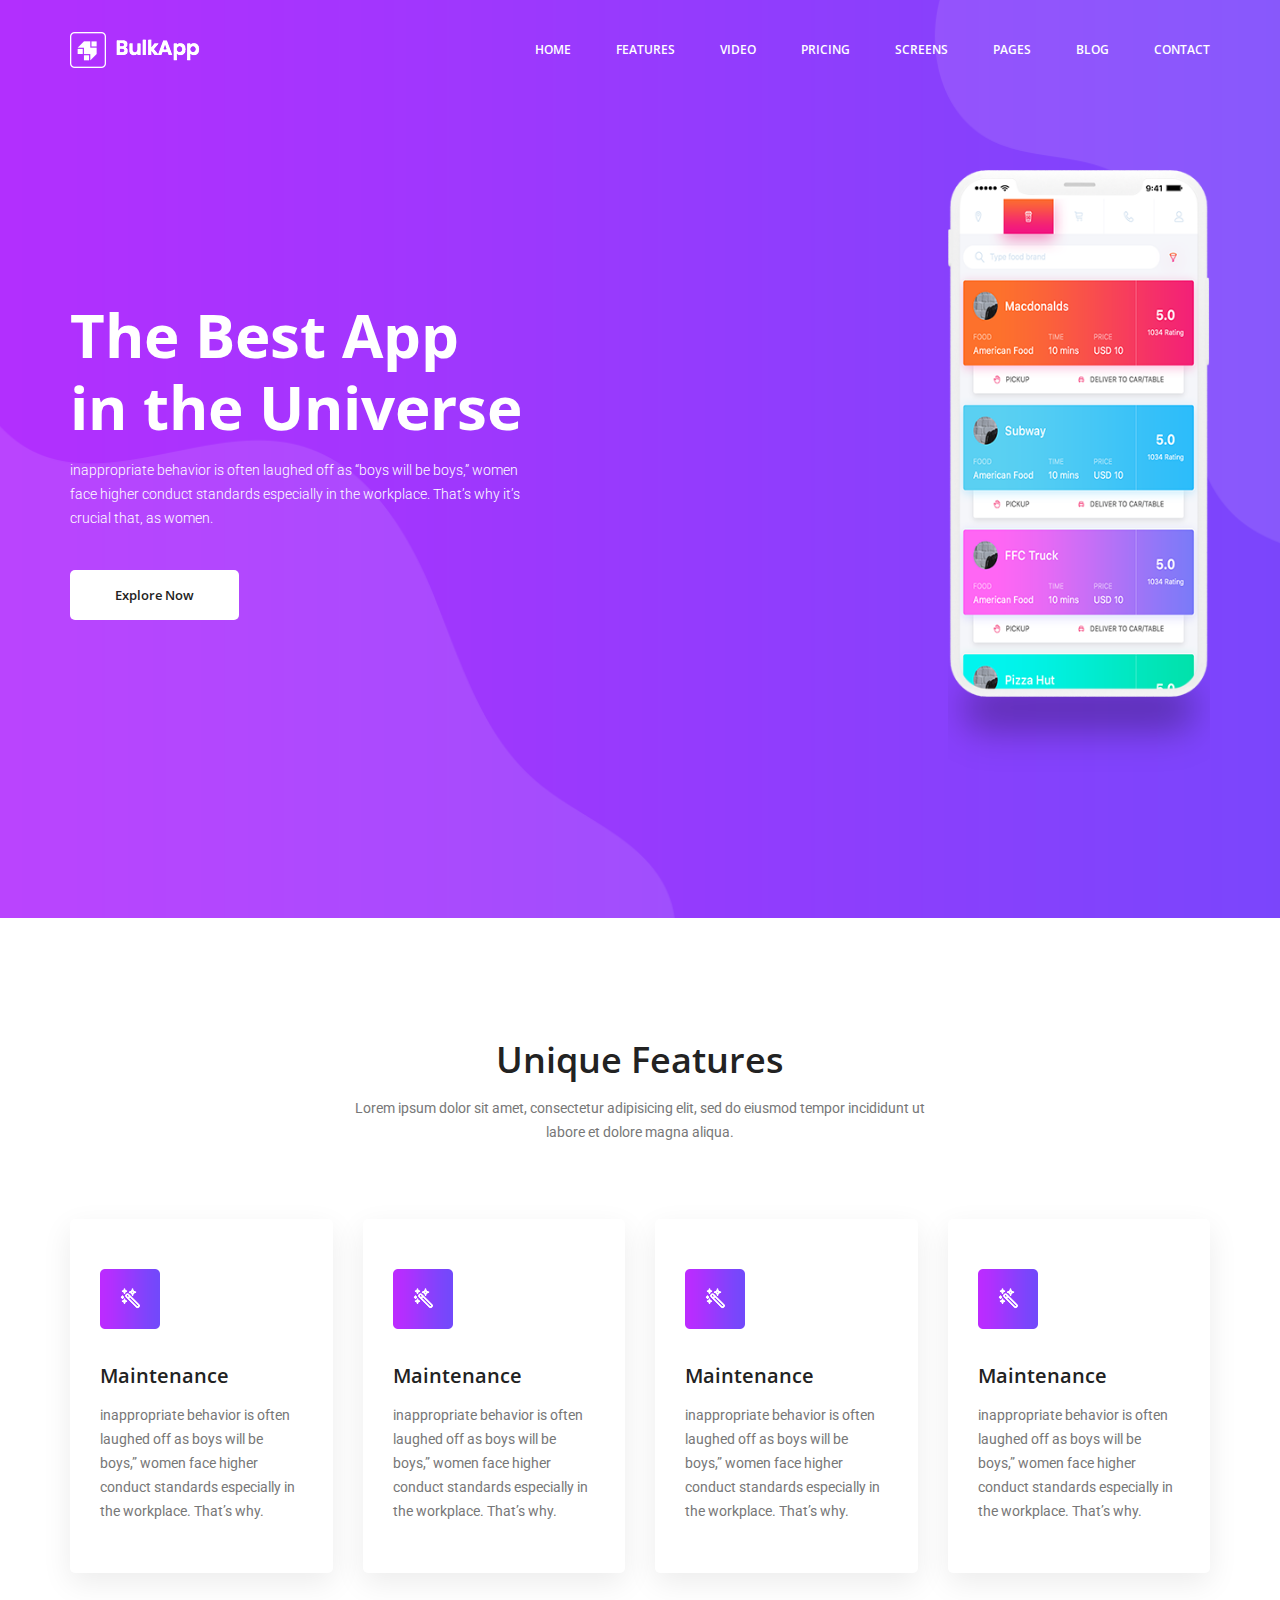
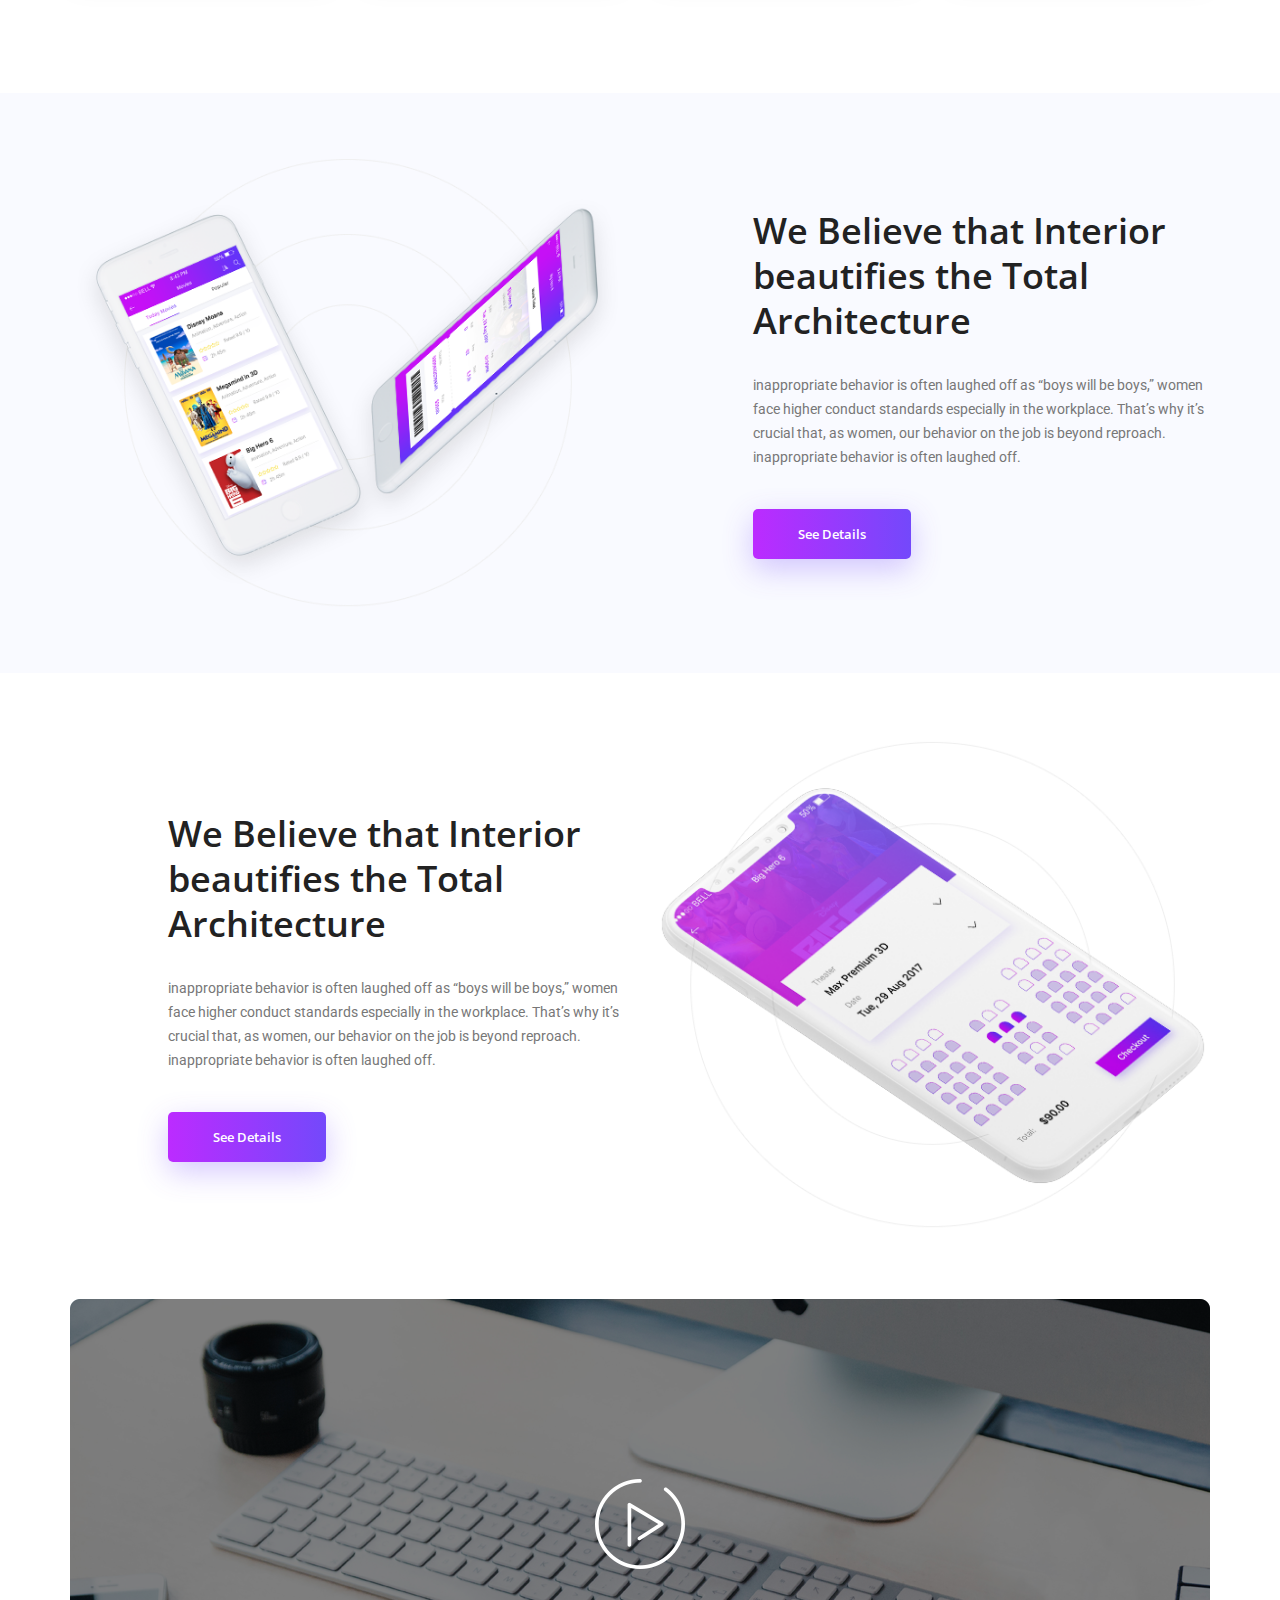
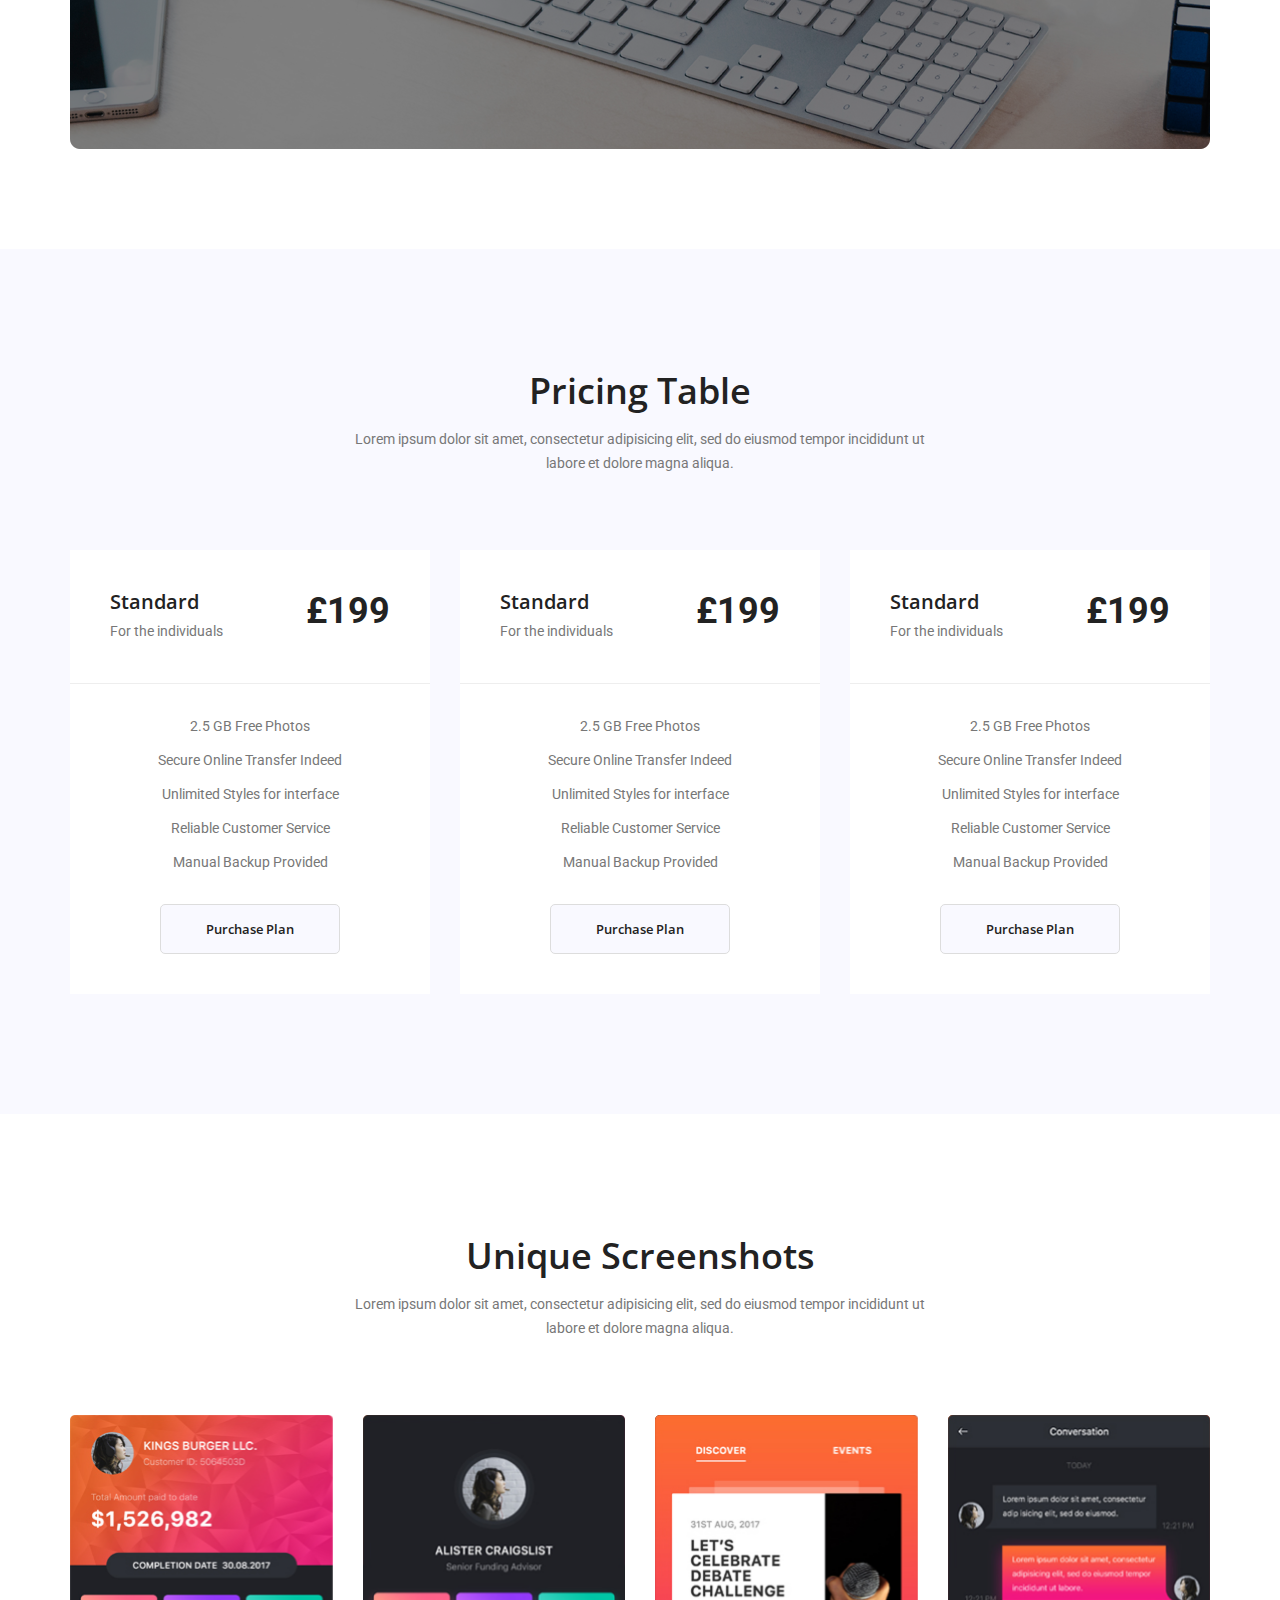
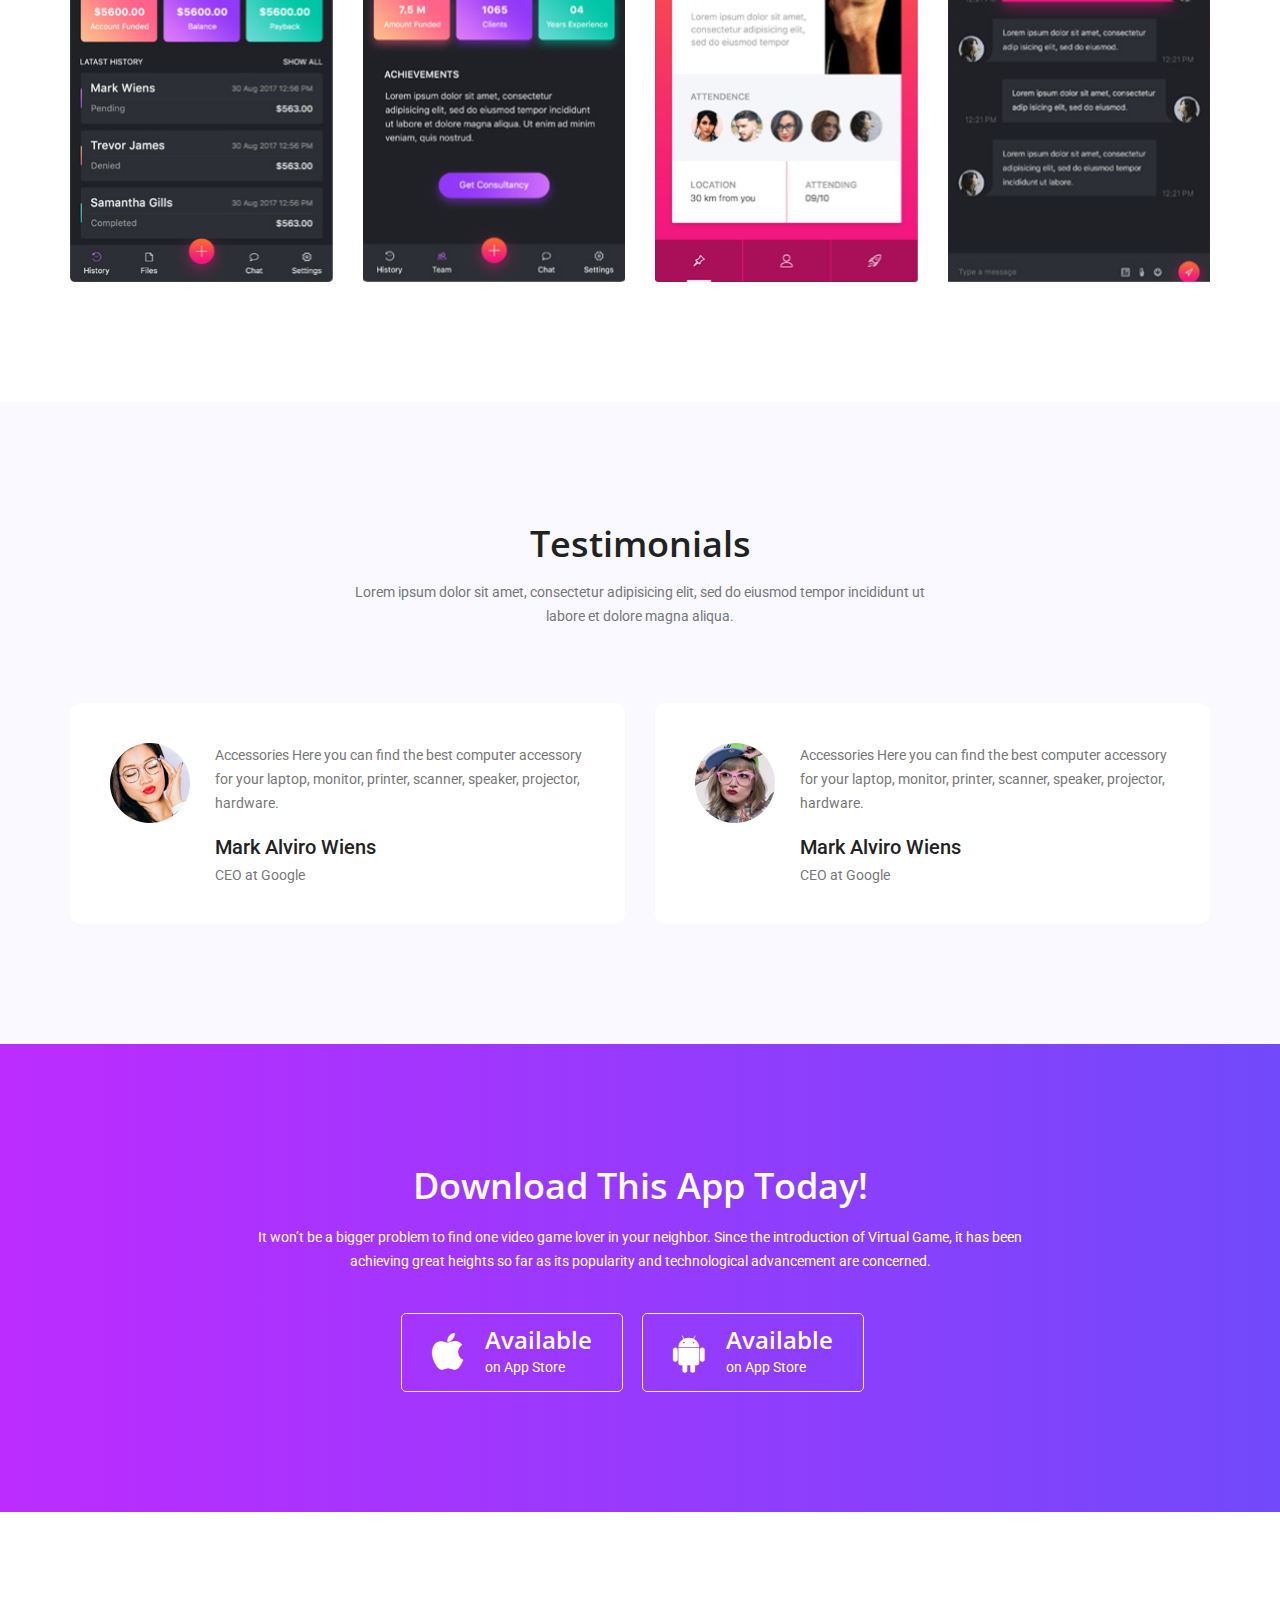
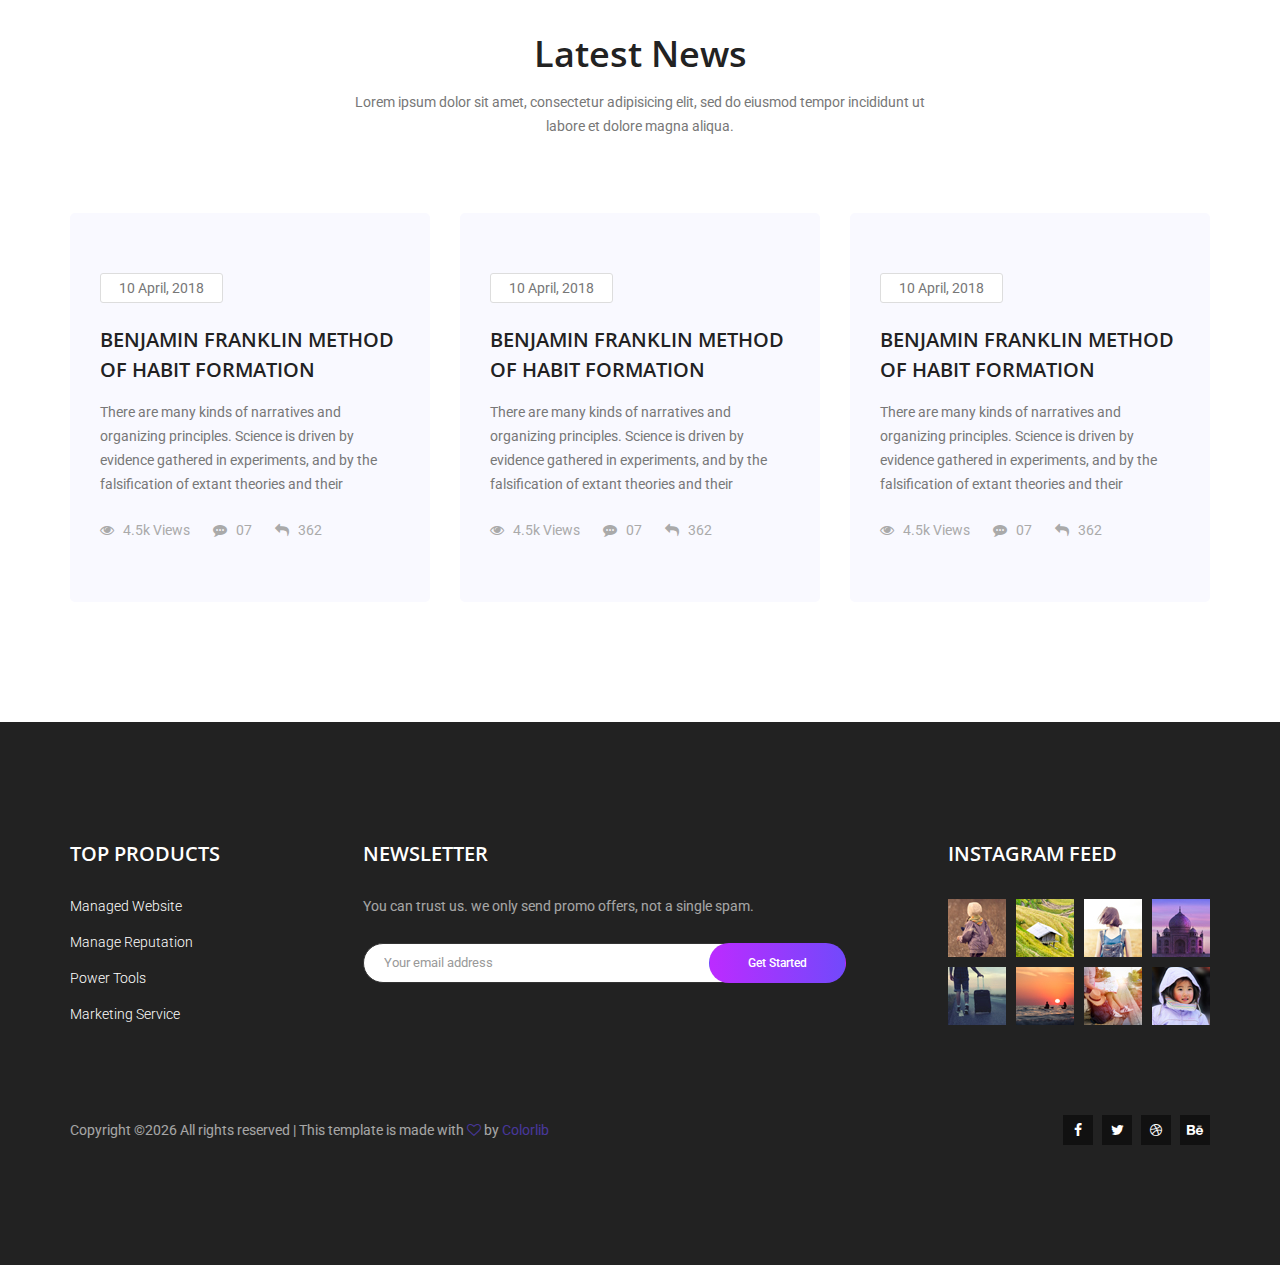
<file: Projects/bulkapp/index.html>
<!doctype html>
<html lang="en">
    <head>
        <!-- Required meta tags -->
        <meta charset="utf-8">
        <meta name="viewport" content="width=device-width, initial-scale=1, shrink-to-fit=no">
        <link rel="icon" href="img/favicon.png" type="image/png">
        <title>BulkApp</title>
        <!-- Bootstrap CSS -->
        <link rel="stylesheet" href="css/bootstrap.css">
        <link rel="stylesheet" href="vendors/linericon/style.css">
        <link rel="stylesheet" href="css/font-awesome.min.css">
        <link rel="stylesheet" href="vendors/owl-carousel/owl.carousel.min.css">
        <link rel="stylesheet" href="vendors/lightbox/simpleLightbox.css">
        <link rel="stylesheet" href="vendors/nice-select/css/nice-select.css">
        <link rel="stylesheet" href="vendors/animate-css/animate.css">
        <link rel="stylesheet" href="vendors/popup/magnific-popup.css">
        <!-- main css -->
        <link rel="stylesheet" href="css/style.css">
        <link rel="stylesheet" href="css/responsive.css">
    </head>
    <body data-spy="scroll" data-target="#mainNav" data-offset="70">
        
        <!--================Header Menu Area =================-->
        <header class="header_area">
            <div class="main_menu" id="mainNav">
            	<nav class="navbar navbar-expand-lg navbar-light">
					<div class="container">
						<!-- Brand and toggle get grouped for better mobile display -->
						<a class="navbar-brand logo_h" href="index.html"><img src="img/logo.png" alt=""></a>
						<button class="navbar-toggler" type="button" data-toggle="collapse" data-target="#navbarSupportedContent" aria-controls="navbarSupportedContent" aria-expanded="false" aria-label="Toggle navigation">
							<span class="icon-bar"></span>
							<span class="icon-bar"></span>
							<span class="icon-bar"></span>
						</button>
						<!-- Collect the nav links, forms, and other content for toggling -->
						<div class="collapse navbar-collapse offset" id="navbarSupportedContent">
							<ul class="nav navbar-nav menu_nav ml-auto">
								<li class="nav-item active"><a class="nav-link" href="#home">Home</a></li> 
								<li class="nav-item"><a class="nav-link" href="#feature">FEATURES</a></li> 
								<li class="nav-item"><a class="nav-link" href="#video">VIDEO</a>
								<li class="nav-item"><a class="nav-link" href="#price">PRICING</a>
								<li class="nav-item"><a class="nav-link" href="#screen">SCREENS</a>
								<li class="nav-item submenu dropdown">
									<a href="#" class="nav-link dropdown-toggle" data-toggle="dropdown" role="button" aria-haspopup="true" aria-expanded="false">Pages</a>
									<ul class="dropdown-menu">
										<li class="nav-item"><a class="nav-link" href="elements.html">Elements</a></li>
									</ul>
								</li> 
								<li class="nav-item submenu dropdown">
									<a href="#" class="nav-link dropdown-toggle" data-toggle="dropdown" role="button" aria-haspopup="true" aria-expanded="false">Blog</a>
									<ul class="dropdown-menu">
										<li class="nav-item"><a class="nav-link" href="blog.html">Blog</a></li>
										<li class="nav-item"><a class="nav-link" href="single-blog.html">Blog Details</a></li>
									</ul>
								</li> 
								<li class="nav-item"><a class="nav-link" href="contact.html">Contact</a></li>
							</ul>
						</div> 
					</div>
            	</nav>
            </div>
        </header>
        <!--================Header Menu Area =================-->
        
        <!--================Home Banner Area =================-->
        <section class="home_banner_area" id="home">
            <div class="banner_inner">
				<div class="container">
					<div class="row banner_content">
						<div class="col-lg-9">
							<h2>The Best App <br />in the Universe</h2>
							<p>inappropriate behavior is often laughed off as “boys will be boys,” women face higher conduct standards especially in the workplace. That’s why it’s crucial that, as women.</p>
							<a class="banner_btn" href="#">Explore Now</a>
						</div>
						<div class="col-lg-3">
							<div class="banner_map_img">
								<img class="img-fluid" src="img/banner/right-mobile.png" alt="">
							</div>
						</div>
					</div>
				</div>
            </div>
        </section>
        <!--================End Home Banner Area =================-->
        
        <!--================Feature Area =================-->
        <section class="feature_area p_120" id="feature">
        	<div class="container">
        		<div class="main_title">
        			<h2>Unique Features</h2>
        			<p>Lorem ipsum dolor sit amet, consectetur adipisicing elit, sed do eiusmod tempor incididunt ut labore  et dolore magna aliqua.</p>
        		</div>
        		<div class="feature_inner row">
        			<div class="col-lg-3 col-md-6">
        				<div class="feature_item">
        					<img src="img/icon/f-icon-1.png" alt="">
        					<h4>Maintenance</h4>
        					<p>inappropriate behavior is often laughed off as boys will be boys,” women face higher conduct standards especially in the workplace. That’s why.</p>
        				</div>
        			</div>
        			<div class="col-lg-3 col-md-6">
        				<div class="feature_item">
        					<img src="img/icon/f-icon-1.png" alt="">
        					<h4>Maintenance</h4>
        					<p>inappropriate behavior is often laughed off as boys will be boys,” women face higher conduct standards especially in the workplace. That’s why.</p>
        				</div>
        			</div>
        			<div class="col-lg-3 col-md-6">
        				<div class="feature_item">
        					<img src="img/icon/f-icon-1.png" alt="">
        					<h4>Maintenance</h4>
        					<p>inappropriate behavior is often laughed off as boys will be boys,” women face higher conduct standards especially in the workplace. That’s why.</p>
        				</div>
        			</div>
        			<div class="col-lg-3 col-md-6">
        				<div class="feature_item">
        					<img src="img/icon/f-icon-1.png" alt="">
        					<h4>Maintenance</h4>
        					<p>inappropriate behavior is often laughed off as boys will be boys,” women face higher conduct standards especially in the workplace. That’s why.</p>
        				</div>
        			</div>
        		</div>
        	</div>
        </section>
        <!--================End Feature Area =================-->
        
        <!--================Interior Area =================-->
        <section class="interior_area">
        	<div class="container">
        		<div class="interior_inner row">
        			<div class="col-lg-6">
        				<img class="img-fluid" src="img/interior-1.png" alt="">
        			</div>
        			<div class="col-lg-5 offset-lg-1">
        				<div class="interior_text">
        					<h4>We Believe that Interior beautifies the Total Architecture</h4>
        					<p>inappropriate behavior is often laughed off as “boys will be boys,” women face higher conduct standards especially in the workplace. That’s why it’s crucial that, as women, our behavior on the job is beyond reproach. inappropriate behavior is often laughed off.</p>
        					<a class="main_btn" href="#">See Details</a>
        				</div>
        			</div>
        		</div>
        	</div>
        </section>
        <!--================End Interior Area =================-->
        
        <!--================Interior Area =================-->
        <section class="interior_area interior_two">
        	<div class="container">
        		<div class="interior_inner row">
        			<div class="col-lg-5 offset-lg-1">
        				<div class="interior_text">
        					<h4>We Believe that Interior beautifies the Total Architecture</h4>
        					<p>inappropriate behavior is often laughed off as “boys will be boys,” women face higher conduct standards especially in the workplace. That’s why it’s crucial that, as women, our behavior on the job is beyond reproach. inappropriate behavior is often laughed off.</p>
        					<a class="main_btn" href="#">See Details</a>
        				</div>
        			</div>
        			<div class="col-lg-6">
        				<img class="img-fluid" src="img/interior-2.png" alt="">
        			</div>
        		</div>
        		<div class="video_area" id="video">
        			<img class="img-fluid" src="img/video-1.png" alt="">
        			<a class="popup-youtube" href="https://www.youtube.com/watch?v=VufDd-QL1c0">
        				<img src="img/icon/video-icon-1.png" alt="">
        			</a>
        		</div>
        	</div>
        </section>
        <!--================End Interior Area =================-->
        
        <!--================Price Area =================-->
        <section class="price_area p_120" id="price">
        	<div class="container">
        		<div class="main_title">
        			<h2>Pricing Table</h2>
        			<p>Lorem ipsum dolor sit amet, consectetur adipisicing elit, sed do eiusmod tempor incididunt ut labore  et dolore magna aliqua.</p>
        		</div>
        		<div class="price_item_inner row">
        			<div class="col-lg-4">
        				<div class="price_item">
        					<div class="price_head">
        						<div class="float-left">
        							<h3>Standard</h3>
        							<p>For the individuals</p>
        						</div>
        						<div class="float-right">
        							<h2>£199</h2>
        						</div>
        					</div>
        					<div class="price_body">
        						<ul class="list">
        							<li><a href="#">2.5 GB Free Photos</a></li>
        							<li><a href="#">Secure Online Transfer Indeed</a></li>
        							<li><a href="#">Unlimited Styles for interface</a></li>
        							<li><a href="#">Reliable Customer Service</a></li>
        							<li><a href="#">Manual Backup Provided</a></li>
        						</ul>
        					</div>
        					<div class="price_footer">
        						<a class="main_btn2" href="#">Purchase Plan</a>
        					</div>
        				</div>
        			</div>
        			<div class="col-lg-4">
        				<div class="price_item">
        					<div class="price_head">
        						<div class="float-left">
        							<h3>Standard</h3>
        							<p>For the individuals</p>
        						</div>
        						<div class="float-right">
        							<h2>£199</h2>
        						</div>
        					</div>
        					<div class="price_body">
        						<ul class="list">
        							<li><a href="#">2.5 GB Free Photos</a></li>
        							<li><a href="#">Secure Online Transfer Indeed</a></li>
        							<li><a href="#">Unlimited Styles for interface</a></li>
        							<li><a href="#">Reliable Customer Service</a></li>
        							<li><a href="#">Manual Backup Provided</a></li>
        						</ul>
        					</div>
        					<div class="price_footer">
        						<a class="main_btn2" href="#">Purchase Plan</a>
        					</div>
        				</div>
        			</div>
        			<div class="col-lg-4">
        				<div class="price_item">
        					<div class="price_head">
        						<div class="float-left">
        							<h3>Standard</h3>
        							<p>For the individuals</p>
        						</div>
        						<div class="float-right">
        							<h2>£199</h2>
        						</div>
        					</div>
        					<div class="price_body">
        						<ul class="list">
        							<li><a href="#">2.5 GB Free Photos</a></li>
        							<li><a href="#">Secure Online Transfer Indeed</a></li>
        							<li><a href="#">Unlimited Styles for interface</a></li>
        							<li><a href="#">Reliable Customer Service</a></li>
        							<li><a href="#">Manual Backup Provided</a></li>
        						</ul>
        					</div>
        					<div class="price_footer">
        						<a class="main_btn2" href="#">Purchase Plan</a>
        					</div>
        				</div>
        			</div>
        		</div>
        	</div>
        </section>
        <!--================End Price Area =================-->
        
        <!--================Feature Area =================-->
        <section class="screenshot_area p_120" id="screen">
        	<div class="container">
        		<div class="main_title">
        			<h2>Unique Screenshots</h2>
        			<p>Lorem ipsum dolor sit amet, consectetur adipisicing elit, sed do eiusmod tempor incididunt ut labore  et dolore magna aliqua.</p>
        		</div>
        		<div class="screenshot_inner owl-carousel">
        			<div class="item">
        				<img src="img/feature/feature-1.jpg" alt="">
        			</div>
        			<div class="item">
        				<img src="img/feature/feature-2.jpg" alt="">
        			</div>
        			<div class="item">
        				<img src="img/feature/feature-3.jpg" alt="">
        			</div>
        			<div class="item">
        				<img src="img/feature/feature-4.jpg" alt="">
        			</div>
        		</div>
        	</div>
        </section>
        <!--================End Feature Area =================-->
        
        <!--================Testimonials Area =================-->
        <section class="testimonials_area p_120">
        	<div class="container">
        		<div class="main_title">
        			<h2>Testimonials</h2>
        			<p>Lorem ipsum dolor sit amet, consectetur adipisicing elit, sed do eiusmod tempor incididunt ut labore  et dolore magna aliqua.</p>
        		</div>
        		<div class="testi_slider owl-carousel">
        			<div class="item">
        				<div class="testi_item">
							<div class="media">
								<div class="d-flex">
									<img src="img/testimonials/testi-1.png" alt="">
								</div>
								<div class="media-body">
									<p>Accessories Here you can find the best computer accessory for your laptop, monitor, printer, scanner, speaker, projector, hardware.</p>
									<h4>Mark Alviro Wiens</h4>
									<h5>CEO at Google</h5>
								</div>
							</div>
        				</div>
        			</div>
        			<div class="item">
        				<div class="testi_item">
							<div class="media">
								<div class="d-flex">
									<img src="img/testimonials/testi-2.png" alt="">
								</div>
								<div class="media-body">
									<p>Accessories Here you can find the best computer accessory for your laptop, monitor, printer, scanner, speaker, projector, hardware.</p>
									<h4>Mark Alviro Wiens</h4>
									<h5>CEO at Google</h5>
								</div>
							</div>
        				</div>
        			</div>
        		</div>
        	</div>
        </section>
        <!--================End Testimonials Area =================-->
        
        <!--================Download App Area =================-->
        <section class="download_app_area p_120">
        	<div class="container">
        		<div class="app_inner">
        			<h2>Download This App Today!</h2>
        			<p>It won’t be a bigger problem to find one video game lover in your neighbor. Since the introduction of Virtual Game, it has been achieving great heights so far as its popularity and technological advancement are concerned.</p>
        			<div class="app_btn_area">
        				<div class="app_btn">
        					<div class="media">
								<div class="d-flex">
									<i class="fa fa-apple" aria-hidden="true"></i>
								</div>
								<div class="media-body">
									<a href="#"><h4>Available</h4></a>
									<p>on App Store</p>
								</div>
							</div>
        				</div>
        				<div class="app_btn">
        					<div class="media">
								<div class="d-flex">
									<i class="fa fa-android" aria-hidden="true"></i>
								</div>
								<div class="media-body">
									<a href="#"><h4>Available</h4></a>
									<p>on App Store</p>
								</div>
							</div>
        				</div>
        			</div>
        		</div>
        	</div>
        </section>
        <!--================End Download App Area =================-->
        
        <!--================Latest News Area =================-->
        <section class="latest_news_area p_120">
        	<div class="container">
        		<div class="main_title">
        			<h2>Latest News</h2>
        			<p>Lorem ipsum dolor sit amet, consectetur adipisicing elit, sed do eiusmod tempor incididunt ut labore  et dolore magna aliqua.</p>
        		</div>
        		<div class="latest_news_inner row">
        			<div class="col-lg-4">
        				<div class="l_news_item">
        					<a class="date" href="#">10 April, 2018</a>
        					<a href="#"><h4>Benjamin Franklin Method Of Habit Formation</h4></a>
        					<p>There are many kinds of narratives and organizing principles. Science is driven by evidence gathered in experiments, and by the falsification of extant theories and their </p>
        					<div class="post_view">
        						<a href="#"><i class="fa fa-eye" aria-hidden="true"></i> 4.5k Views</a>
        						<a href="#"><i class="fa fa-commenting" aria-hidden="true"></i> 07</a>
        						<a href="#"><i class="fa fa-reply" aria-hidden="true"></i> 362</a>
        					</div>
        				</div>
        			</div>
        			<div class="col-lg-4">
        				<div class="l_news_item">
        					<a class="date" href="#">10 April, 2018</a>
        					<a href="#"><h4>Benjamin Franklin Method Of Habit Formation</h4></a>
        					<p>There are many kinds of narratives and organizing principles. Science is driven by evidence gathered in experiments, and by the falsification of extant theories and their </p>
        					<div class="post_view">
        						<a href="#"><i class="fa fa-eye" aria-hidden="true"></i> 4.5k Views</a>
        						<a href="#"><i class="fa fa-commenting" aria-hidden="true"></i> 07</a>
        						<a href="#"><i class="fa fa-reply" aria-hidden="true"></i> 362</a>
        					</div>
        				</div>
        			</div>
        			<div class="col-lg-4">
        				<div class="l_news_item">
        					<a class="date" href="#">10 April, 2018</a>
        					<a href="#"><h4>Benjamin Franklin Method Of Habit Formation</h4></a>
        					<p>There are many kinds of narratives and organizing principles. Science is driven by evidence gathered in experiments, and by the falsification of extant theories and their </p>
        					<div class="post_view">
        						<a href="#"><i class="fa fa-eye" aria-hidden="true"></i> 4.5k Views</a>
        						<a href="#"><i class="fa fa-commenting" aria-hidden="true"></i> 07</a>
        						<a href="#"><i class="fa fa-reply" aria-hidden="true"></i> 362</a>
        					</div>
        				</div>
        			</div>
        		</div>
        	</div>
        </section>
        <!--================End Latest News Area =================-->
        
        <!--================ start footer Area  =================-->	
        <footer class="footer-area p_120">
            <div class="container">
                <div class="row">
                    <div class="col-lg-3  col-md-6 col-sm-6">
                        <div class="single-footer-widget tp_widgets">
                           <h6 class="footer_title">Top Products</h6>
                            <ul class="list">
                            	<li><a href="#">Managed Website</a></li>
                            	<li><a href="#">Manage Reputation</a></li>
                            	<li><a href="#">Power Tools</a></li>
                            	<li><a href="#">Marketing Service</a></li>
                            </ul>
                        </div>
                    </div>
                    <div class="col-lg-5 col-md-6 col-sm-6">
                        <div class="single-footer-widget news_widgets">
                            <h6 class="footer_title">Newsletter</h6>
                            <p>You can trust us. we only send promo offers, not a single spam.</p>		
                            <div id="mc_embed_signup">
                                <form target="_blank" action="https://spondonit.us12.list-manage.com/subscribe/post?u=1462626880ade1ac87bd9c93a&amp;id=92a4423d01" method="get" class="subscribe_form relative">
                                    <div class="input-group d-flex flex-row">
                                        <input name="EMAIL" placeholder="Your email address" onfocus="this.placeholder = ''" onblur="this.placeholder = 'Email Address '" required="" type="email">
                                        <button class="btn sub-btn">Get Started</button>		
                                    </div>									
                                    <div class="mt-10 info"></div>
                                </form>
                            </div>
                        </div>
                    </div>
                    <div class="col-lg-3 col-md-6 col-sm-6 offset-lg-1">
                        <div class="single-footer-widget instafeed">
                            <h6 class="footer_title">Instagram Feed</h6>
                            <ul class="list instafeed d-flex flex-wrap">
                                <li><img src="img/instagram/Image-01.jpg" alt=""></li>
                                <li><img src="img/instagram/Image-02.jpg" alt=""></li>
                                <li><img src="img/instagram/Image-03.jpg" alt=""></li>
                                <li><img src="img/instagram/Image-04.jpg" alt=""></li>
                                <li><img src="img/instagram/Image-05.jpg" alt=""></li>
                                <li><img src="img/instagram/Image-06.jpg" alt=""></li>
                                <li><img src="img/instagram/Image-07.jpg" alt=""></li>
                                <li><img src="img/instagram/Image-08.jpg" alt=""></li>
                            </ul>
                        </div>
                    </div>	
                </div>
                <div class="row footer-bottom d-flex justify-content-between align-items-center">
                    <p class="col-lg-8 col-md-8 footer-text m-0"><!-- Link back to Colorlib can't be removed. Template is licensed under CC BY 3.0. -->
Copyright &copy;<script>document.write(new Date().getFullYear());</script> All rights reserved | This template is made with <i class="fa fa-heart-o" aria-hidden="true"></i> by <a href="https://colorlib.com" target="_blank">Colorlib</a>
<!-- Link back to Colorlib can't be removed. Template is licensed under CC BY 3.0. --></p>
                    <div class="col-lg-4 col-md-4 footer-social">
                        <a href="#"><i class="fa fa-facebook"></i></a>
                        <a href="#"><i class="fa fa-twitter"></i></a>
                        <a href="#"><i class="fa fa-dribbble"></i></a>
                        <a href="#"><i class="fa fa-behance"></i></a>
                    </div>
                </div>
            </div>
        </footer>
		<!--================ End footer Area  =================-->
        
        
        
        
        
        <!-- Optional JavaScript -->
        <!-- jQuery first, then Popper.js, then Bootstrap JS -->
        <script src="js/jquery-3.2.1.min.js"></script>
        <script src="js/popper.js"></script>
        <script src="js/bootstrap.min.js"></script>
        <script src="js/stellar.js"></script>
        <script src="vendors/lightbox/simpleLightbox.min.js"></script>
        <script src="vendors/nice-select/js/jquery.nice-select.min.js"></script>
        <script src="vendors/isotope/imagesloaded.pkgd.min.js"></script>
        <script src="vendors/isotope/isotope-min.js"></script>
        <script src="vendors/owl-carousel/owl.carousel.min.js"></script>
        <script src="js/jquery.ajaxchimp.min.js"></script>
        <script src="vendors/counter-up/jquery.waypoints.min.js"></script>
        <script src="vendors/counter-up/jquery.counterup.js"></script>
        <script src="js/mail-script.js"></script>
        <script src="vendors/popup/jquery.magnific-popup.min.js"></script>
        <script src="js/theme.js"></script>
    </body>
</html>
</file>
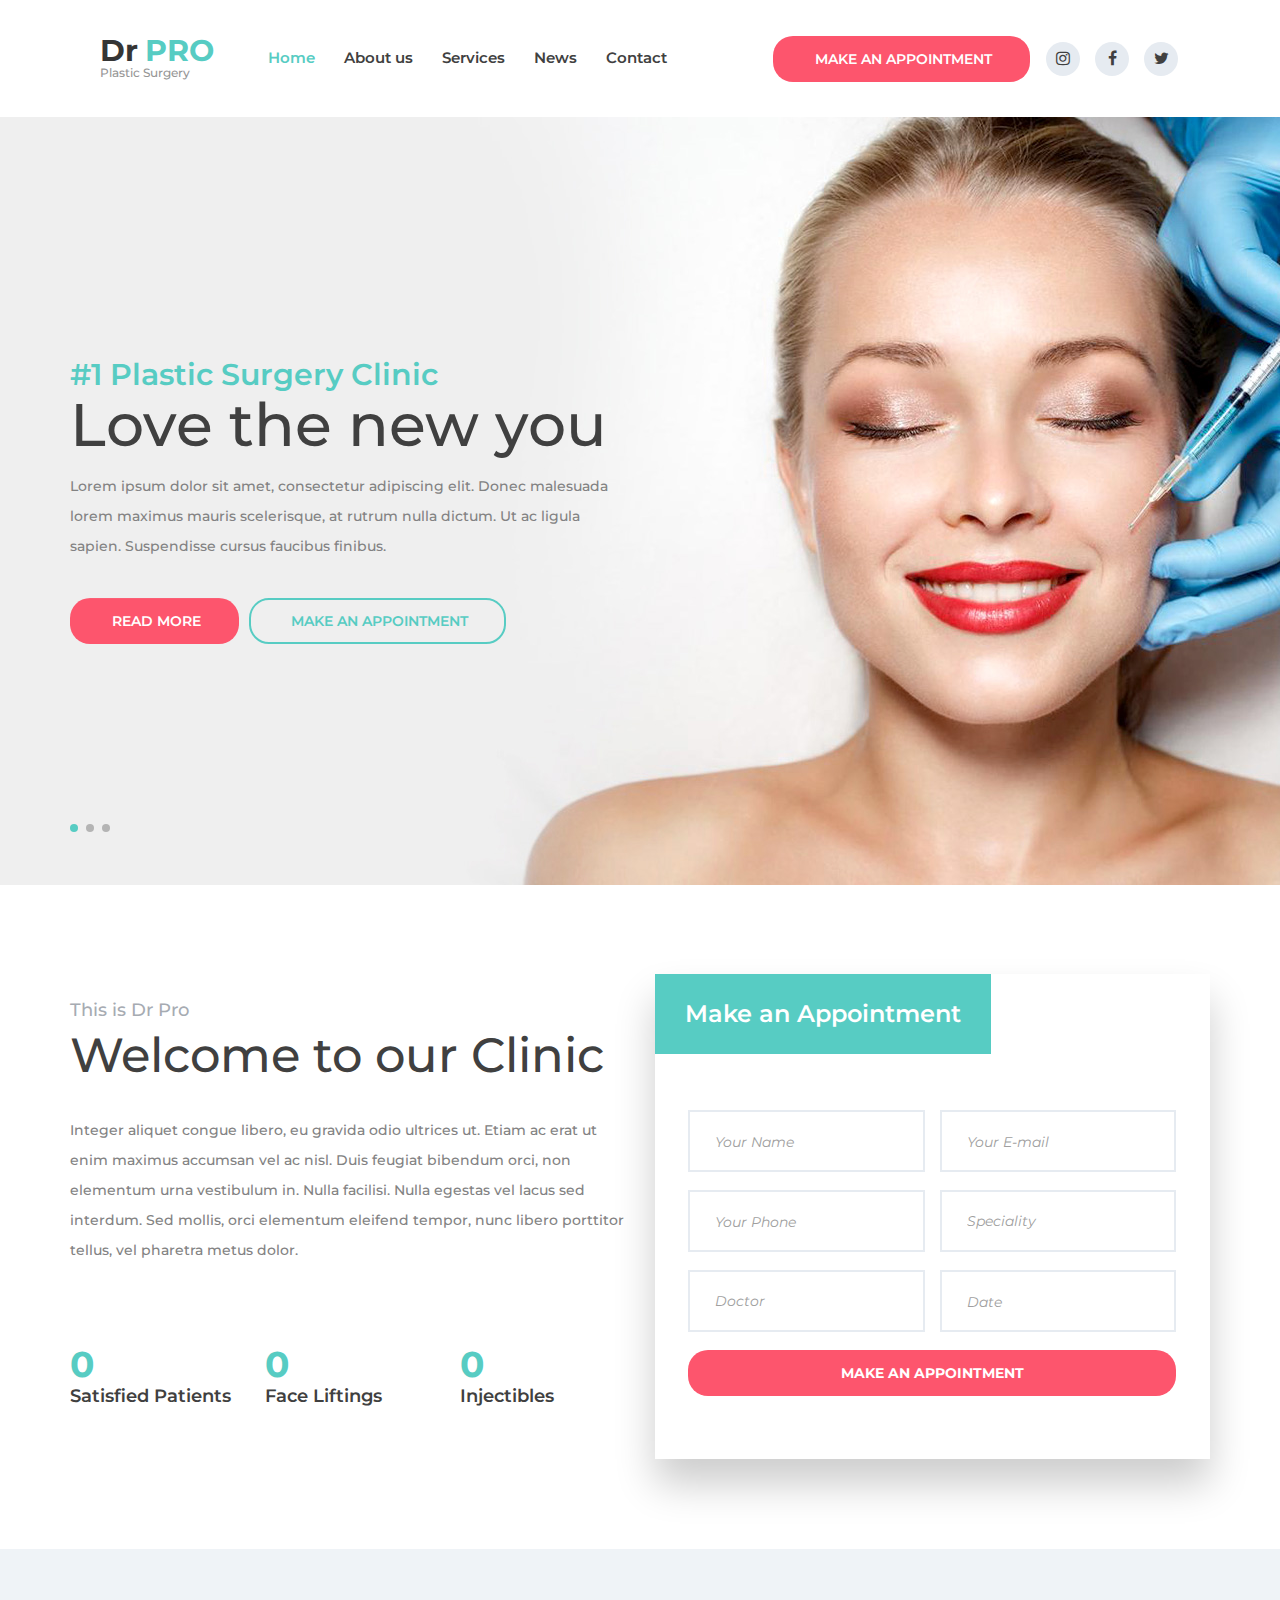
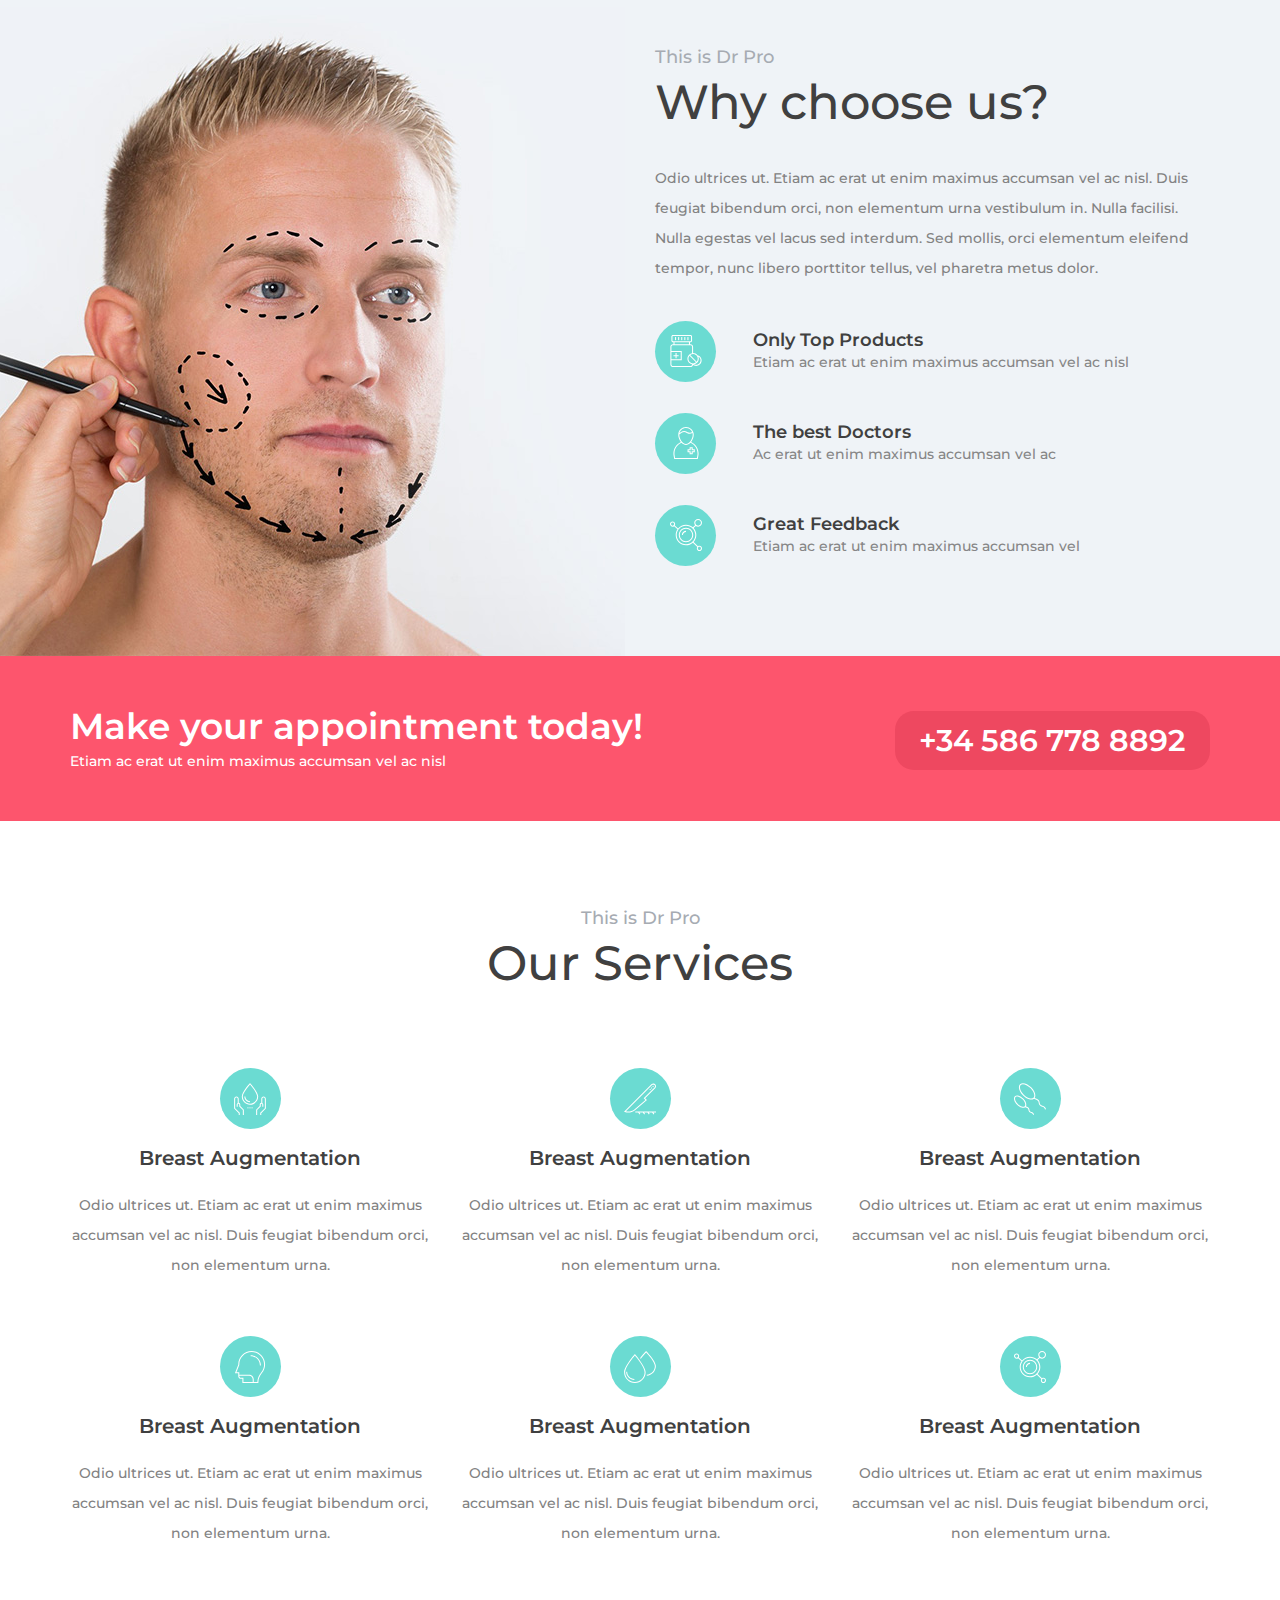
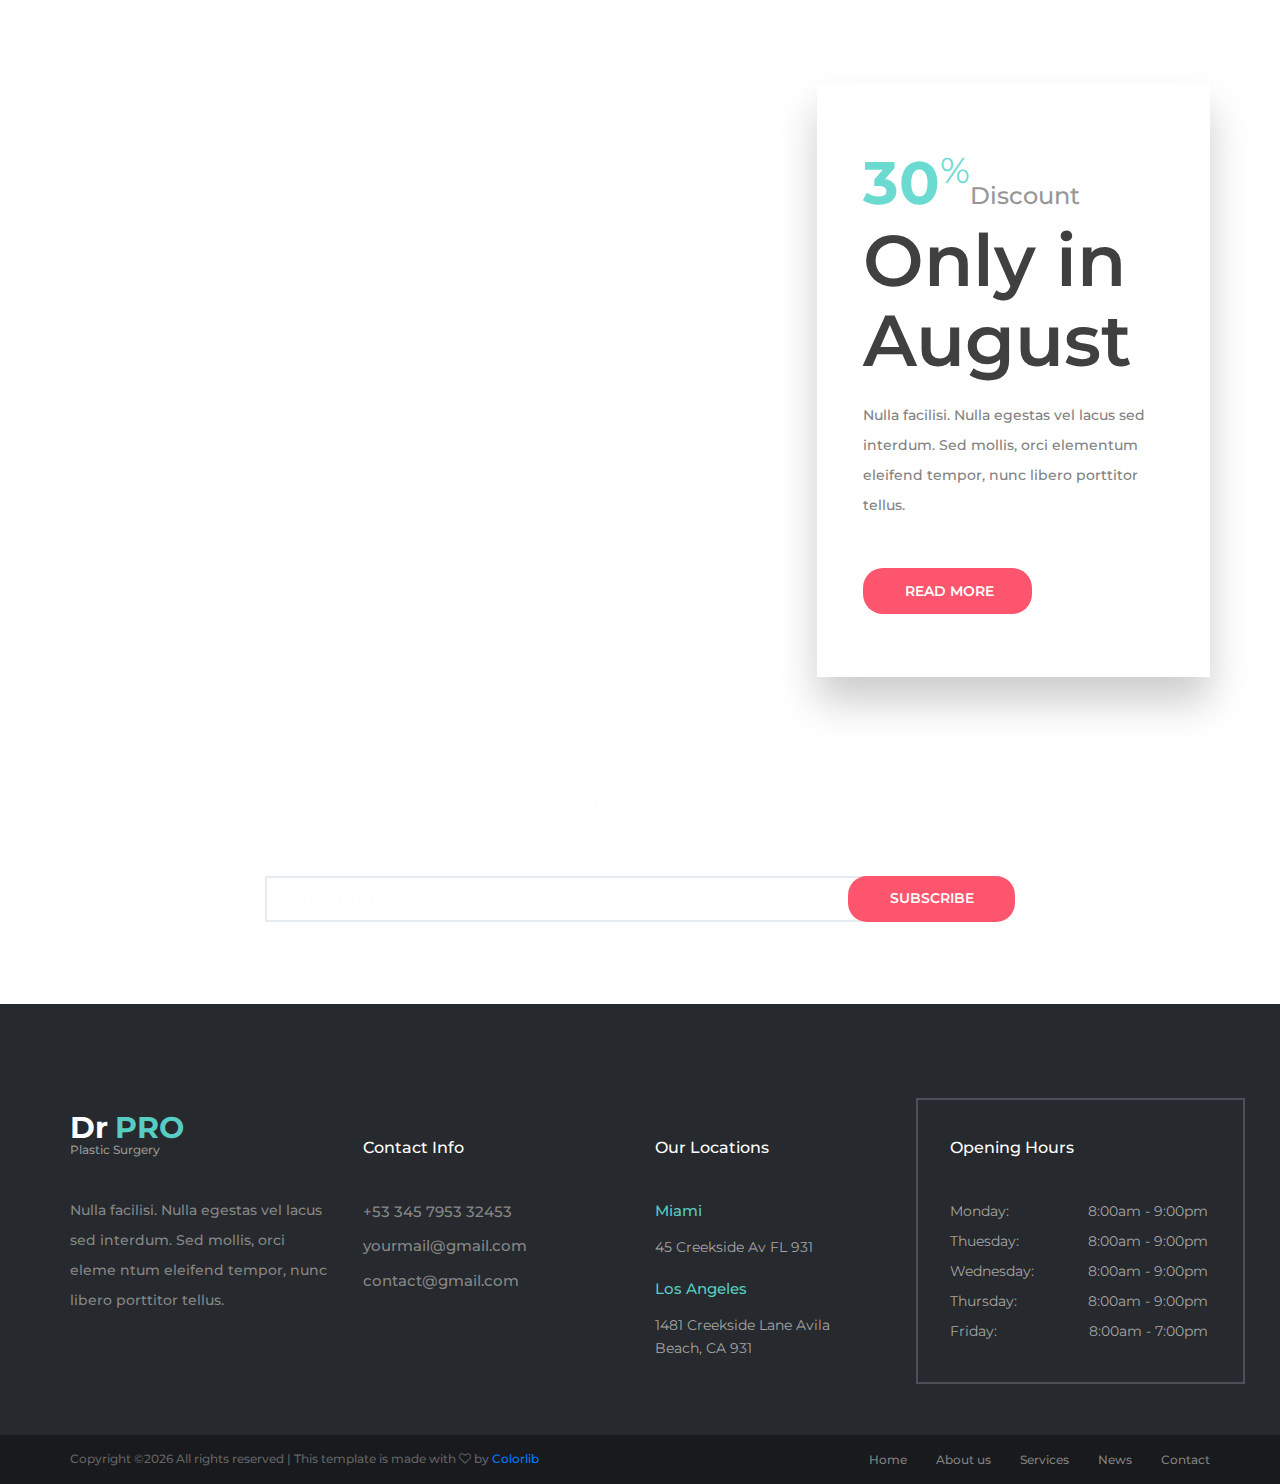
<file: Projects/drpro/index.html>
<!DOCTYPE html>
<html lang="en">
<head>
<title>Dr PRO</title>
<meta charset="utf-8">
<meta http-equiv="X-UA-Compatible" content="IE=edge">
<meta name="description" content="Dr PRO template project">
<meta name="viewport" content="width=device-width, initial-scale=1">
<link rel="stylesheet" type="text/css" href="styles/bootstrap-4.1.2/bootstrap.min.css">
<link href="plugins/font-awesome-4.7.0/css/font-awesome.min.css" rel="stylesheet" type="text/css">
<link rel="stylesheet" type="text/css" href="plugins/OwlCarousel2-2.2.1/owl.carousel.css">
<link rel="stylesheet" type="text/css" href="plugins/OwlCarousel2-2.2.1/owl.theme.default.css">
<link rel="stylesheet" type="text/css" href="plugins/OwlCarousel2-2.2.1/animate.css">
<link href="plugins/jquery-datepicker/jquery-ui.css" rel="stylesheet" type="text/css">
<link rel="stylesheet" type="text/css" href="styles/main_styles.css">
<link rel="stylesheet" type="text/css" href="styles/responsive.css">
</head>
<body>

<div class="super_container">
	
	<!-- Header -->

	<header class="header trans_400">
		<div class="header_content d-flex flex-row align-items-center jusity-content-start trans_400">

			<!-- Logo -->
			<div class="logo">
				<a href="#">
					<div>Dr<span>PRO</span></div>
					<div>Plastic Surgery</div>
				</a>
			</div>

			<!-- Main Navigation -->
			<nav class="main_nav">
				<ul class="d-flex flex-row align-items-center justify-content-start">
					<li class="active"><a href="index.html">Home</a></li>
					<li><a href="about.html">About us</a></li>
					<li><a href="services.html">Services</a></li>
					<li><a href="blog.html">News</a></li>
					<li><a href="contact.html">Contact</a></li>
				</ul>
			</nav>
			<div class="header_extra d-flex flex-row align-items-center justify-content-end ml-auto">
				
				<!-- Work Hourse -->
				<div class="work_hours">Mo - Sat: 8:00am - 9:00pm</div>

				<!-- Header Phone -->
				<div class="header_phone">+34 586 778 8892</div>

				<!-- Appointment Button -->
				<div class="button button_1 header_button"><a href="#">Make an Appointment</a></div>

				<!-- Header Social -->
				<div class="social header_social">
					<ul class="d-flex flex-row align-items-center justify-content-start">
						<li><a href="#"><i class="fa fa-instagram" aria-hidden="true"></i></a></li>
						<li><a href="#"><i class="fa fa-facebook" aria-hidden="true"></i></a></li>
						<li><a href="#"><i class="fa fa-twitter" aria-hidden="true"></i></a></li>
					</ul>
				</div>

				<!-- Hamburger -->
				<div class="hamburger"><i class="fa fa-bars" aria-hidden="true"></i></div>
			</div>
		</div>
	</header>

	<!-- Menu -->

	<div class="menu_overlay trans_400"></div>
	<div class="menu trans_400">
		<div class="menu_close_container"><div class="menu_close"><div></div><div></div></div></div>
		<nav class="menu_nav">
			<ul>
				<li><a href="index.html">Home</a></li>
				<li><a href="about.html">About us</a></li>
				<li><a href="services.html">Services</a></li>
				<li><a href="blog.html">News</a></li>
				<li><a href="contact.html">Contact</a></li>
			</ul>
		</nav>
		<div class="menu_extra">
			<div class="menu_link">Mo - Sat: 8:00am - 9:00pm</div>
			<div class="menu_link">+34 586 778 8892</div>
			<div class="menu_link"><a href="#">Make an appointment</a></div>
		</div>
		<div class="social menu_social">
			<ul class="d-flex flex-row align-items-center justify-content-start">
				<li><a href="#"><i class="fa fa-instagram" aria-hidden="true"></i></a></li>
				<li><a href="#"><i class="fa fa-facebook" aria-hidden="true"></i></a></li>
				<li><a href="#"><i class="fa fa-twitter" aria-hidden="true"></i></a></li>
			</ul>
		</div>
	</div>

	<!-- Home -->

	<div class="home">

		<!-- Home Slider -->
		<div class="home_slider_container">
			<div class="owl-carousel owl-theme home_slider">
				
				<!-- Slide -->
				<div class="owl-item">
					<div class="background_image" style="background-image:url(images/home_slider.jpg)"></div>
					<div class="home_container">
						<div class="container">
							<div class="row">
								<div class="col">
									<div class="home_content">
										<div class="home_subtitle">#1 Plastic Surgery Clinic</div>
										<div class="home_title">Love the new you</div>
										<div class="home_text">
											<p>Lorem ipsum dolor sit amet, consectetur adipiscing elit. Donec malesuada lorem maximus mauris scelerisque, at rutrum nulla dictum. Ut ac ligula sapien. Suspendisse cursus faucibus finibus.</p>
										</div>
										<div class="home_buttons d-flex flex-row align-items-center justify-content-start">
											<div class="button button_1 trans_200"><a href="#">read more</a></div>
											<div class="button button_2 trans_200"><a href="#">make an appointment</a></div>
										</div>
									</div>
								</div>
							</div>
						</div>
					</div>
				</div>

				<!-- Slide -->
				<div class="owl-item">
					<div class="background_image" style="background-image:url(images/home_slider.jpg)"></div>
					<div class="home_container">
						<div class="container">
							<div class="row">
								<div class="col">
									<div class="home_content">
										<div class="home_subtitle">#1 Plastic Surgery Clinic</div>
										<div class="home_title">Love the new you</div>
										<div class="home_text">
											<p>Lorem ipsum dolor sit amet, consectetur adipiscing elit. Donec malesuada lorem maximus mauris scelerisque, at rutrum nulla dictum. Ut ac ligula sapien. Suspendisse cursus faucibus finibus.</p>
										</div>
										<div class="home_buttons d-flex flex-row align-items-center justify-content-start">
											<div class="button button_1 trans_200"><a href="#">read more</a></div>
											<div class="button button_2 trans_200"><a href="#">make an appointment</a></div>
										</div>
									</div>
								</div>
							</div>
						</div>
					</div>
				</div>

				<!-- Slide -->
				<div class="owl-item">
					<div class="background_image" style="background-image:url(images/home_slider.jpg)"></div>
					<div class="home_container">
						<div class="container">
							<div class="row">
								<div class="col">
									<div class="home_content">
										<div class="home_subtitle">#1 Plastic Surgery Clinic</div>
										<div class="home_title">Love the new you</div>
										<div class="home_text">
											<p>Lorem ipsum dolor sit amet, consectetur adipiscing elit. Donec malesuada lorem maximus mauris scelerisque, at rutrum nulla dictum. Ut ac ligula sapien. Suspendisse cursus faucibus finibus.</p>
										</div>
										<div class="home_buttons d-flex flex-row align-items-center justify-content-start">
											<div class="button button_1 trans_200"><a href="#">read more</a></div>
											<div class="button button_2 trans_200"><a href="#">make an appointment</a></div>
										</div>
									</div>
								</div>
							</div>
						</div>
					</div>
				</div>

			</div>

			<!-- Home Slider Dots -->

			<div class="home_slider_dots">
				<ul id="home_slider_custom_dots" class="home_slider_custom_dots d-flex flex-row align-items-center justify-content-start">
					<li class="home_slider_custom_dot trans_200 active"></li>
					<li class="home_slider_custom_dot trans_200"></li>
					<li class="home_slider_custom_dot trans_200"></li>
				</ul>
			</div>

		</div>
	</div>

	<!-- Intro -->

	<div class="intro">
		<div class="container">
			<div class="row">

				<!-- Intro Content -->
				<div class="col-lg-6 intro_col">
					<div class="intro_content">
						<div class="section_title_container">
							<div class="section_subtitle">This is Dr Pro</div>
							<div class="section_title"><h2>Welcome to our Clinic</h2></div>
						</div>
						<div class="intro_text">
							<p>Integer aliquet congue libero, eu gravida odio ultrices ut. Etiam ac erat ut enim maximus accumsan vel ac nisl. Duis feugiat bibendum orci, non elementum urna vestibulum in. Nulla facilisi. Nulla egestas vel lacus sed interdum. Sed mollis, orci elementum eleifend tempor, nunc libero porttitor tellus, vel pharetra metus dolor.</p>
						</div>
						<div class="milestones">
							<div class="row milestones_row">
							
								<!-- Milestone -->
								<div class="col-md-4 milestone_col">
									<div class="milestone">
										<div class="milestone_counter" data-end-value="5000" data-sign-before="+">0</div>
										<div class="milestone_text">Satisfied Patients</div>
									</div>
								</div>

								<!-- Milestone -->
								<div class="col-md-4 milestone_col">
									<div class="milestone">
										<div class="milestone_counter" data-end-value="352">0</div>
										<div class="milestone_text">Face Liftings</div>
									</div>
								</div>

								<!-- Milestone -->
								<div class="col-md-4 milestone_col">
									<div class="milestone">
										<div class="milestone_counter" data-end-value="718">0</div>
										<div class="milestone_text">Injectibles</div>
									</div>
								</div>

							</div>
						</div>
					</div>
				</div>

				<!-- Intro Form -->
				<div class="col-lg-6 intro_col">
					<div class="intro_form_container">
						<div class="intro_form_title">Make an Appointment</div>
						<form action="#" class="intro_form" id="intro_form">
							<div class="d-flex flex-row align-items-start justify-content-between flex-wrap">
								<input type="text" class="intro_input" placeholder="Your Name" required="required">
								<input type="email" class="intro_input" placeholder="Your E-mail" required="required">
								<input type="tel" class="intro_input" placeholder="Your Phone" required="required">
								<select class="intro_select intro_input" required>
									<option disabled="" selected="" value="">Speciality</option>
									<option>Speciality 1</option>
									<option>Speciality 2</option>
									<option>Speciality 3</option>
									<option>Speciality 4</option>
									<option>Speciality 5</option>
								</select>
								<select class="intro_select intro_input" required="required">
										<option disabled="" selected="" value="">Doctor</option>
										<option>Doctor 1</option>
										<option>Doctor 2</option>
										<option>Doctor 3</option>
										<option>Doctor 4</option>
										<option>Doctor 5</option>
									</select>
								<input type="text" id="datepicker" class="intro_input datepicker" placeholder="Date" required="required">
							</div>
							<button class="button button_1 intro_button trans_200">make an appointment</button>
						</form>
					</div>
				</div>

			</div>
		</div>
	</div>

	<!-- Why Choose Us -->

	<div class="why">
		<!-- <div class="background_image" style="background-image:url(images/why.jpg)"></div> -->
		<div class="container">
			<div class="row row-eq-height">

				<!-- Why Choose Us Image -->
				<div class="col-lg-6 order-lg-1 order-2">
					<div class="why_image_container">
						<div class="why_image"><img src="images/why_1.jpg" alt=""></div>
					</div>
				</div>

				<!-- Why Choose Us Content -->
				<div class="col-lg-6 order-lg-2 order-1">
					<div class="why_content">
						<div class="section_title_container">
							<div class="section_subtitle">This is Dr Pro</div>
							<div class="section_title"><h2>Why choose us?</h2></div>
						</div>
						<div class="why_text">
							<p>Odio ultrices ut. Etiam ac erat ut enim maximus accumsan vel ac nisl. Duis feugiat bibendum orci, non elementum urna vestibulum in. Nulla facilisi. Nulla egestas vel lacus sed interdum. Sed mollis, orci elementum eleifend tempor, nunc libero porttitor tellus, vel pharetra metus dolor.</p>
						</div>
						<div class="why_list">
							<ul>

								<!-- Why List Item -->
								<li class="d-flex flex-row align-items-center justify-content-start">
									<div class="icon_container d-flex flex-column align-items-center justify-content-center">
										<div class="icon"><img src="images/icon_1.svg" alt="https://www.flaticon.com/authors/prosymbols"></div>
									</div>
									<div class="why_list_content">
										<div class="why_list_title">Only Top Products</div>
										<div class="why_list_text">Etiam ac erat ut enim maximus accumsan vel ac nisl</div>
									</div>
								</li>

								<!-- Why List Item -->
								<li class="d-flex flex-row align-items-center justify-content-start">
									<div class="icon_container d-flex flex-column align-items-center justify-content-center">
										<div class="icon"><img src="images/icon_2.svg" alt="https://www.flaticon.com/authors/prosymbols"></div>
									</div>
									<div class="why_list_content">
										<div class="why_list_title">The best Doctors</div>
										<div class="why_list_text">Ac erat ut enim maximus accumsan vel ac</div>
									</div>
								</li>

								<!-- Why List Item -->
								<li class="d-flex flex-row align-items-center justify-content-start">
									<div class="icon_container d-flex flex-column align-items-center justify-content-center">
										<div class="icon"><img src="images/icon_3.svg" alt="https://www.flaticon.com/authors/prosymbols"></div>
									</div>
									<div class="why_list_content">
										<div class="why_list_title">Great Feedback</div>
										<div class="why_list_text">Etiam ac erat ut enim maximus accumsan vel</div>
									</div>
								</li>

							</ul>
						</div>
					</div>
				</div>
			</div>
		</div>
	</div>

	<!-- Call to action -->

	<div class="cta">
		<div class="container">
			<div class="row">
				<div class="col">
					<div class="cta_container d-flex flex-lg-row flex-column align-items-lg-center align-items-start justify-content-start">
						<div class="cta_content">
							<div class="cta_title">Make your appointment today!</div>
							<div class="cta_text">Etiam ac erat ut enim maximus accumsan vel ac nisl</div>
						</div>
						<div class="cta_phone ml-lg-auto">+34 586 778 8892</div>
					</div>
				</div>
			</div>
		</div>
	</div>

	<!-- Services -->

	<div class="services">
		<div class="container">
			<div class="row">
				<div class="col text-center">
					<div class="section_title_container">
						<div class="section_subtitle">This is Dr Pro</div>
						<div class="section_title"><h2>Our Services</h2></div>
					</div>
				</div>
			</div>
			<div class="row services_row">
				
				<!-- Service -->
				<div class="col-xl-4 col-md-6 service_col">
					<div class="service text-center">
						<div class="service">
							<div class="icon_container d-flex flex-column align-items-center justify-content-center ml-auto mr-auto">
								<div class="icon"><img src="images/icon_4.svg" alt="https://www.flaticon.com/authors/prosymbols"></div>
							</div>
							<div class="service_title">Breast Augmentation</div>
							<div class="service_text">
								<p>Odio ultrices ut. Etiam ac erat ut enim maximus accumsan vel ac nisl. Duis feugiat bibendum orci, non elementum urna.</p>
							</div>
						</div>
					</div>
				</div>

				<!-- Service -->
				<div class="col-xl-4 col-md-6 service_col">
					<div class="service text-center">
						<div class="service">
							<div class="icon_container d-flex flex-column align-items-center justify-content-center ml-auto mr-auto">
								<div class="icon"><img src="images/icon_5.svg" alt="https://www.flaticon.com/authors/prosymbols"></div>
							</div>
							<div class="service_title">Breast Augmentation</div>
							<div class="service_text">
								<p>Odio ultrices ut. Etiam ac erat ut enim maximus accumsan vel ac nisl. Duis feugiat bibendum orci, non elementum urna.</p>
							</div>
						</div>
					</div>
				</div>

				<!-- Service -->
				<div class="col-xl-4 col-md-6 service_col">
					<div class="service text-center">
						<div class="service">
							<div class="icon_container d-flex flex-column align-items-center justify-content-center ml-auto mr-auto">
								<div class="icon"><img src="images/icon_6.svg" alt="https://www.flaticon.com/authors/prosymbols"></div>
							</div>
							<div class="service_title">Breast Augmentation</div>
							<div class="service_text">
								<p>Odio ultrices ut. Etiam ac erat ut enim maximus accumsan vel ac nisl. Duis feugiat bibendum orci, non elementum urna.</p>
							</div>
						</div>
					</div>
				</div>

				<!-- Service -->
				<div class="col-xl-4 col-md-6 service_col">
					<div class="service text-center">
						<div class="service">
							<div class="icon_container d-flex flex-column align-items-center justify-content-center ml-auto mr-auto">
								<div class="icon"><img src="images/icon_7.svg" alt="https://www.flaticon.com/authors/prosymbols"></div>
							</div>
							<div class="service_title">Breast Augmentation</div>
							<div class="service_text">
								<p>Odio ultrices ut. Etiam ac erat ut enim maximus accumsan vel ac nisl. Duis feugiat bibendum orci, non elementum urna.</p>
							</div>
						</div>
					</div>
				</div>

				<!-- Service -->
				<div class="col-xl-4 col-md-6 service_col">
					<div class="service text-center">
						<div class="service">
							<div class="icon_container d-flex flex-column align-items-center justify-content-center ml-auto mr-auto">
								<div class="icon"><img src="images/icon_8.svg" alt="https://www.flaticon.com/authors/prosymbols"></div>
							</div>
							<div class="service_title">Breast Augmentation</div>
							<div class="service_text">
								<p>Odio ultrices ut. Etiam ac erat ut enim maximus accumsan vel ac nisl. Duis feugiat bibendum orci, non elementum urna.</p>
							</div>
						</div>
					</div>
				</div>

				<!-- Service -->
				<div class="col-xl-4 col-md-6 service_col">
					<div class="service text-center">
						<div class="service">
							<div class="icon_container d-flex flex-column align-items-center justify-content-center ml-auto mr-auto">
								<div class="icon"><img src="images/icon_3.svg" alt="https://www.flaticon.com/authors/prosymbols"></div>
							</div>
							<div class="service_title">Breast Augmentation</div>
							<div class="service_text">
								<p>Odio ultrices ut. Etiam ac erat ut enim maximus accumsan vel ac nisl. Duis feugiat bibendum orci, non elementum urna.</p>
							</div>
						</div>
					</div>
				</div>

			</div>
		</div>
	</div>

	<!-- Extra -->

	<div class="extra">
		<div class="parallax_background parallax-window" data-parallax="scroll" data-image-src="images/extra.jpg" data-speed="0.8"></div>
		<div class="container">
			<div class="row">
				<div class="col">
					<div class="extra_container d-flex flex-row align-items-start justify-content-end">
						<div class="extra_content">
							<div class="extra_disc d-flex flex-row align-items-end justify-content-start">
								<div>30<span>%</span></div>
								<div>Discount</div>
							</div>
							<div class="extra_title">Only in August</div>
							<div class="extra_text">
								<p>Nulla facilisi. Nulla egestas vel lacus sed interdum. Sed mollis, orci elementum eleifend tempor, nunc libero porttitor tellus.</p>
							</div>
							<div class="button button_1 extra_link trans_200"><a href="#">read more</a></div>
						</div>
					</div>
				</div>
			</div>
		</div>
	</div>

	<!-- Newsletter -->

	<div class="newsletter">
		<div class="parallax_background parallax-window" data-parallax="scroll" data-image-src="images/newsletter.jpg" data-speed="0.8"></div>
		<div class="container">
			<div class="row">
				<div class="col text-center">
					<div class="newsletter_title">Subscribe to our newsletter</div>
				</div>
			</div>
			<div class="row newsletter_row">
				<div class="col-lg-8 offset-lg-2">
					<div class="newsletter_form_container">
						<form action="#" id="newsleter_form" class="newsletter_form">
							<input type="email" class="newsletter_input" placeholder="Your E-mail" required="required">
							<button class="newsletter_button">subscribe</button>
						</form>
					</div>
				</div>
			</div>
		</div>
	</div>

	<!-- Footer -->

	<footer class="footer">
		<div class="footer_content">
			<div class="container">
				<div class="row">

					<!-- Footer About -->
					<div class="col-lg-3 footer_col">
						<div class="footer_about">
							<div class="footer_logo">
								<a href="#">
									<div>Dr<span>PRO</span></div>
									<div>Plastic Surgery</div>
								</a>
							</div>
							<div class="footer_about_text">
								<p>Nulla facilisi. Nulla egestas vel lacus sed interdum. Sed mollis, orci eleme ntum eleifend tempor, nunc libero porttitor tellus.</p>
							</div>
						</div>
					</div>

					<!-- Footer Contact Info -->
					<div class="col-lg-3 footer_col">
						<div class="footer_contact">
							<div class="footer_title">Contact Info</div>
							<ul class="contact_list">
								<li>+53 345 7953 32453</li>
								<li>yourmail@gmail.com</li>
								<li>contact@gmail.com</li>
							</ul>
						</div>
					</div>

					<!-- Footer Locations -->
					<div class="col-lg-3 footer_col">
						<div class="footer_location">
							<div class="footer_title">Our Locations</div>
							<ul class="locations_list">
								<li>
									<div class="location_title">Miami</div>
									<div class="location_text">45 Creekside Av  FL 931</div>
								</li>
								<li>
									<div class="location_title">Los Angeles</div>
									<div class="location_text">1481 Creekside Lane Avila Beach, CA 931</div>
								</li>
							</ul>
						</div>
					</div>

					<!-- Footer Opening Hours -->
					<div class="col-lg-3 footer_col">
						<div class="opening_hours">
							<div class="footer_title">Opening Hours</div>
							<ul class="opening_hours_list">
								<li class="d-flex flex-row align-items-start justify-content-start">
									<div>Monday:</div>
									<div class="ml-auto">8:00am - 9:00pm</div>
								</li>
								<li class="d-flex flex-row align-items-start justify-content-start">
									<div>Thuesday:</div>
									<div class="ml-auto">8:00am - 9:00pm</div>
								</li>
								<li class="d-flex flex-row align-items-start justify-content-start">
									<div>Wednesday:</div>
									<div class="ml-auto">8:00am - 9:00pm</div>
								</li>
								<li class="d-flex flex-row align-items-start justify-content-start">
									<div>Thursday:</div>
									<div class="ml-auto">8:00am - 9:00pm</div>
								</li>
								<li class="d-flex flex-row align-items-start justify-content-start">
									<div>Friday:</div>
									<div class="ml-auto">8:00am - 7:00pm</div>
								</li>
							</ul>
						</div>
					</div>

				</div>
			</div>
		</div>
		<div class="footer_bar">
			<div class="container">
				<div class="row">
					<div class="col">
						<div class="footer_bar_content  d-flex flex-md-row flex-column align-items-md-center justify-content-start">
							<div class="copyright"><!-- Link back to Colorlib can't be removed. Template is licensed under CC BY 3.0. -->
Copyright &copy;<script>document.write(new Date().getFullYear());</script> All rights reserved | This template is made with <i class="fa fa-heart-o" aria-hidden="true"></i> by <a href="https://colorlib.com" target="_blank">Colorlib</a>
<!-- Link back to Colorlib can't be removed. Template is licensed under CC BY 3.0. -->
</div>
							<nav class="footer_nav ml-md-auto">
								<ul class="d-flex flex-row align-items-center justify-content-start">
									<li><a href="index.html">Home</a></li>
									<li><a href="about.html">About us</a></li>
									<li><a href="services.html">Services</a></li>
									<li><a href="blog.html">News</a></li>
									<li><a href="contact.html">Contact</a></li>
								</ul>
							</nav>
						</div>
					</div>
				</div>
			</div>			
		</div>
	</footer>
</div>

<script src="js/jquery-3.2.1.min.js"></script>
<script src="styles/bootstrap-4.1.2/popper.js"></script>
<script src="styles/bootstrap-4.1.2/bootstrap.min.js"></script>
<script src="plugins/greensock/TweenMax.min.js"></script>
<script src="plugins/greensock/TimelineMax.min.js"></script>
<script src="plugins/scrollmagic/ScrollMagic.min.js"></script>
<script src="plugins/greensock/animation.gsap.min.js"></script>
<script src="plugins/greensock/ScrollToPlugin.min.js"></script>
<script src="plugins/OwlCarousel2-2.2.1/owl.carousel.js"></script>
<script src="plugins/easing/easing.js"></script>
<script src="plugins/parallax-js-master/parallax.min.js"></script>
<script src="plugins/jquery-datepicker/jquery-ui.js"></script>
<script src="js/custom.js"></script>

<!-- Global site tag (gtag.js) - Google Analytics -->
<script async src="https://www.googletagmanager.com/gtag/js?id=UA-23581568-13"></script>
<script>
  window.dataLayer = window.dataLayer || [];
  function gtag(){dataLayer.push(arguments);}
  gtag('js', new Date());

  gtag('config', 'UA-23581568-13');
</script>

</body>
</html>
</file>
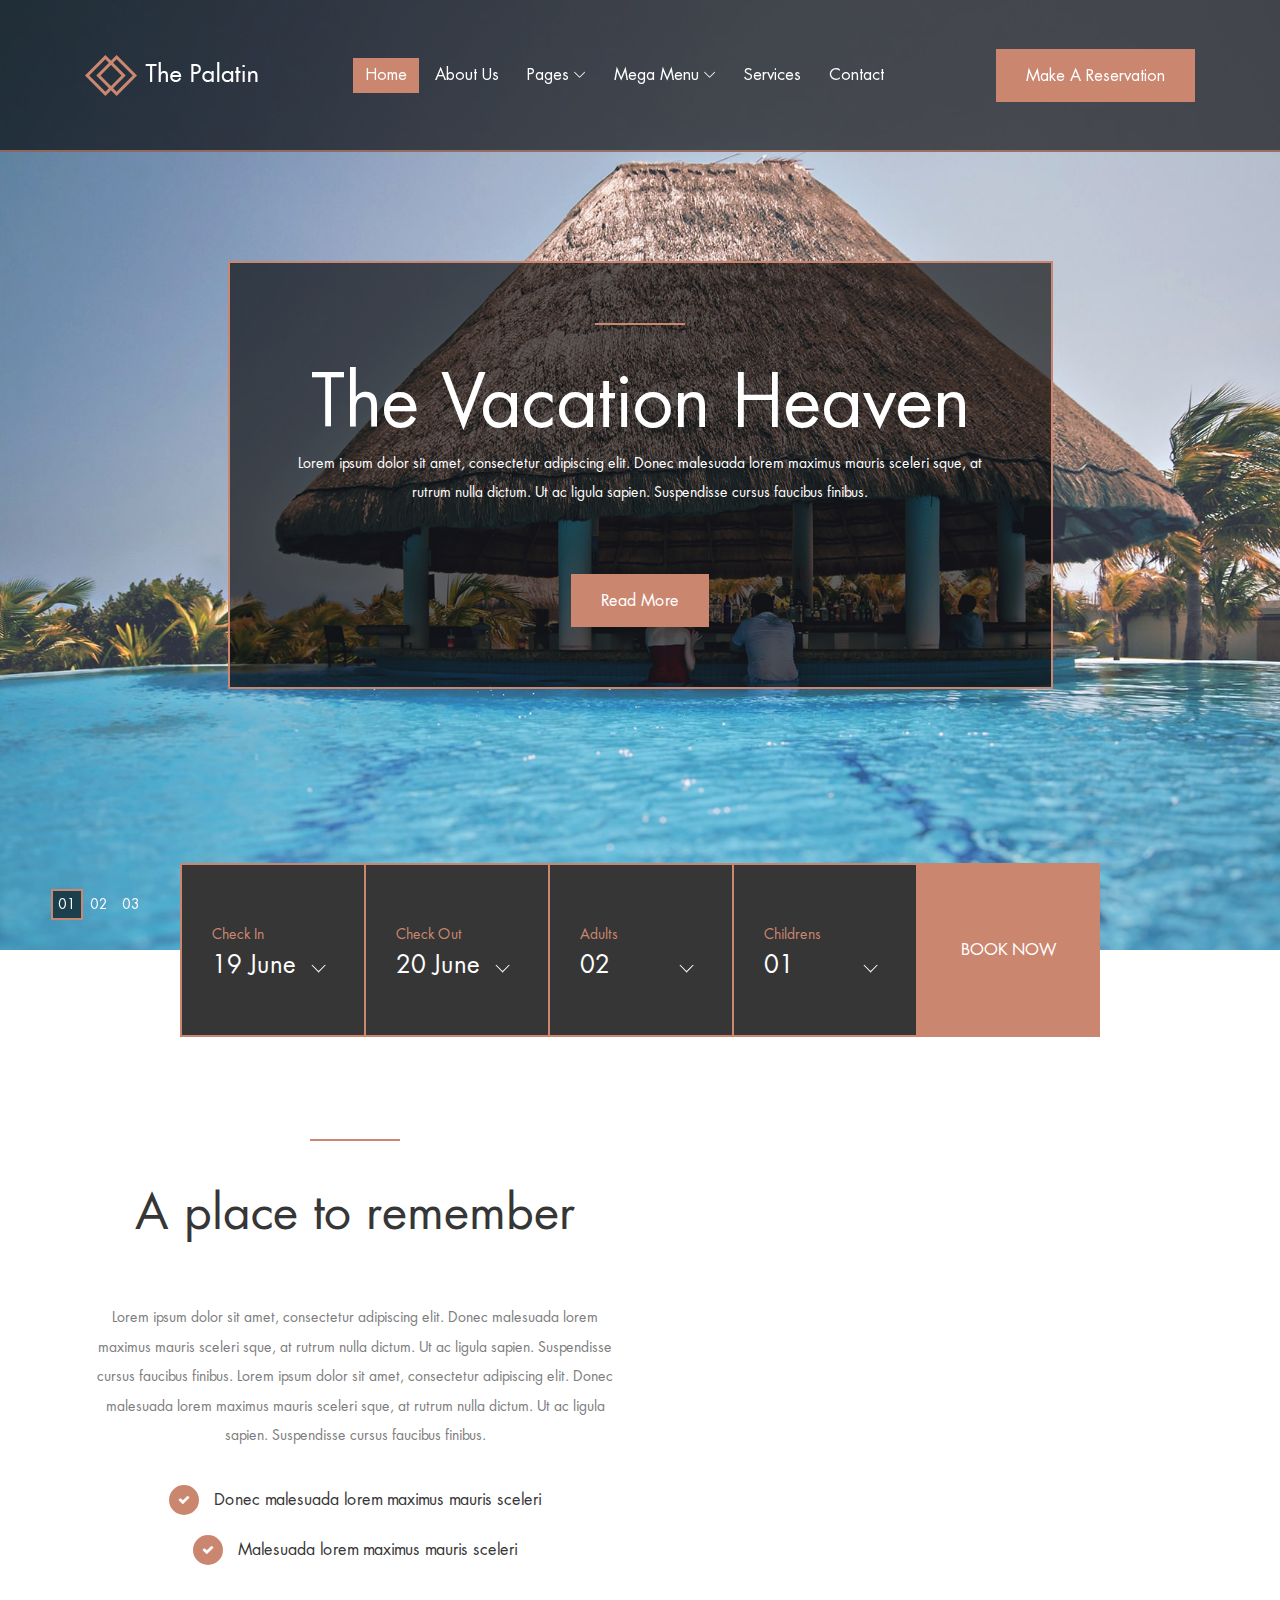
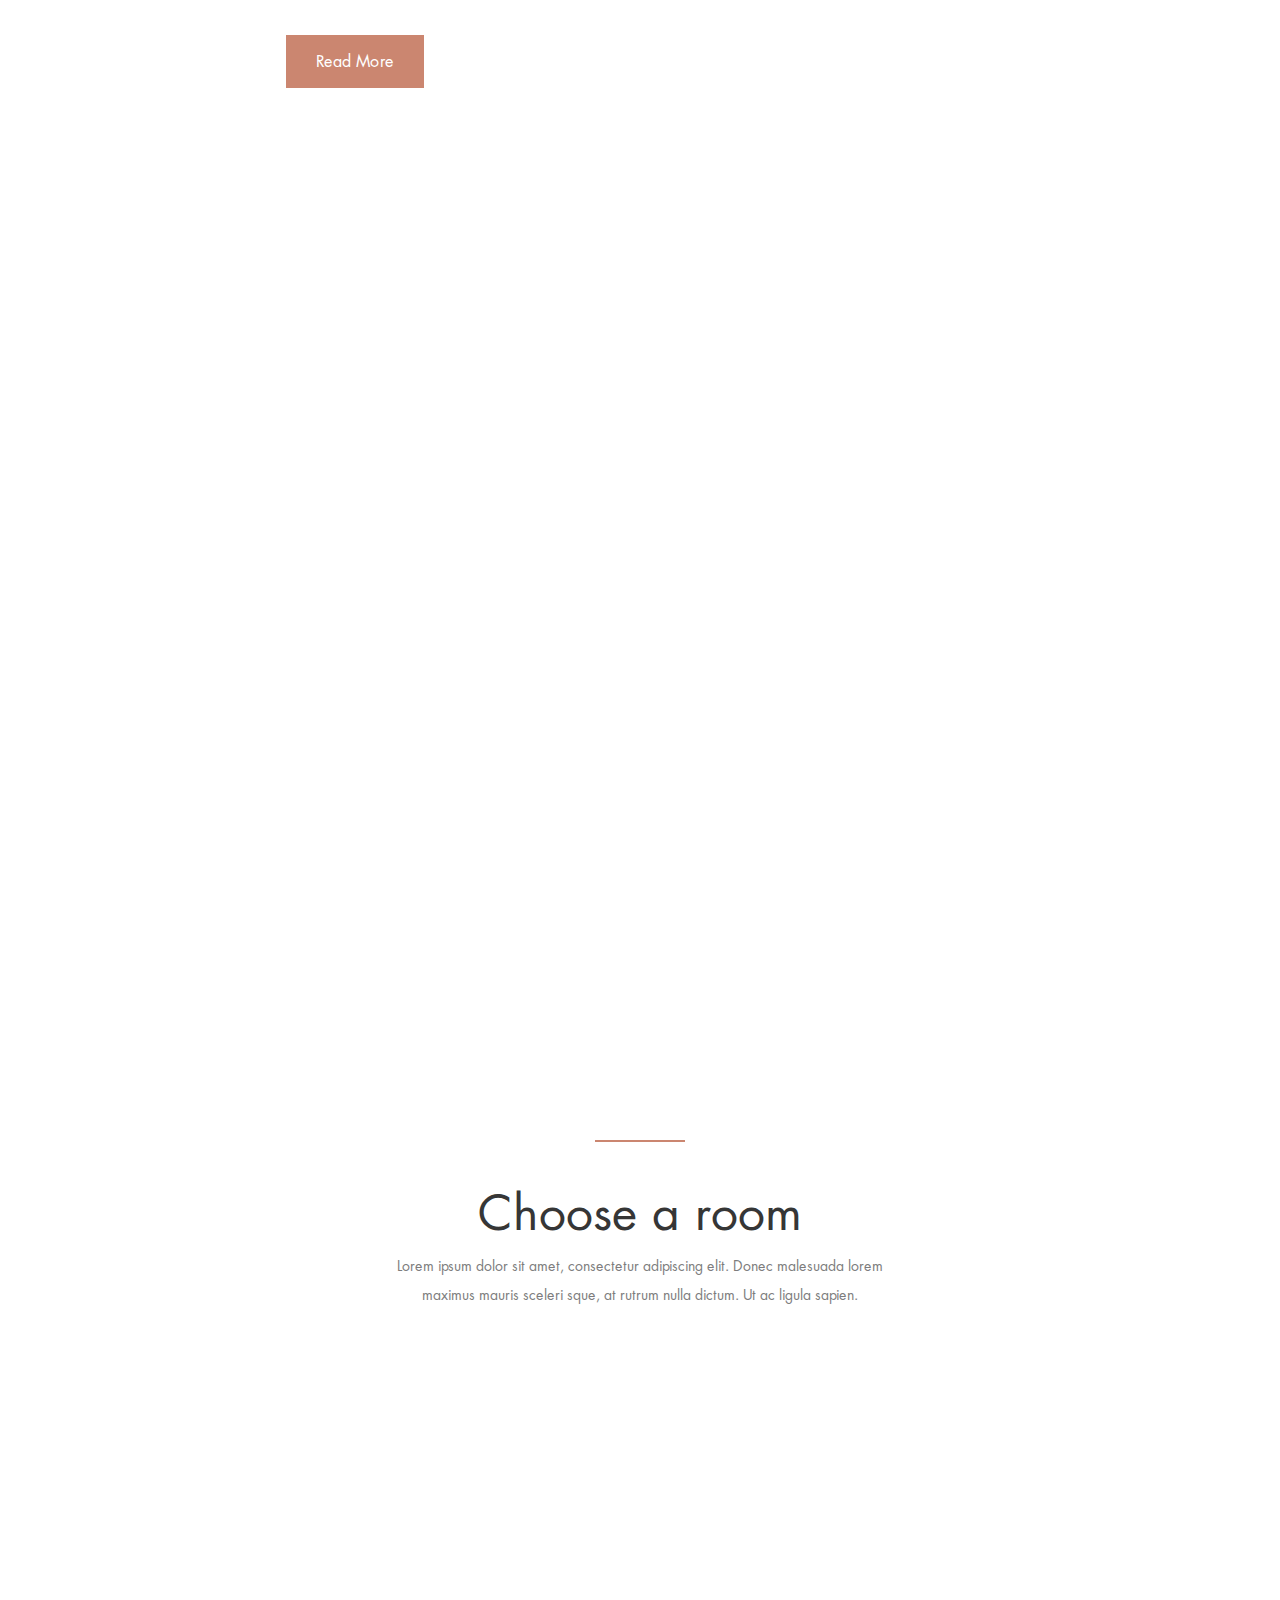
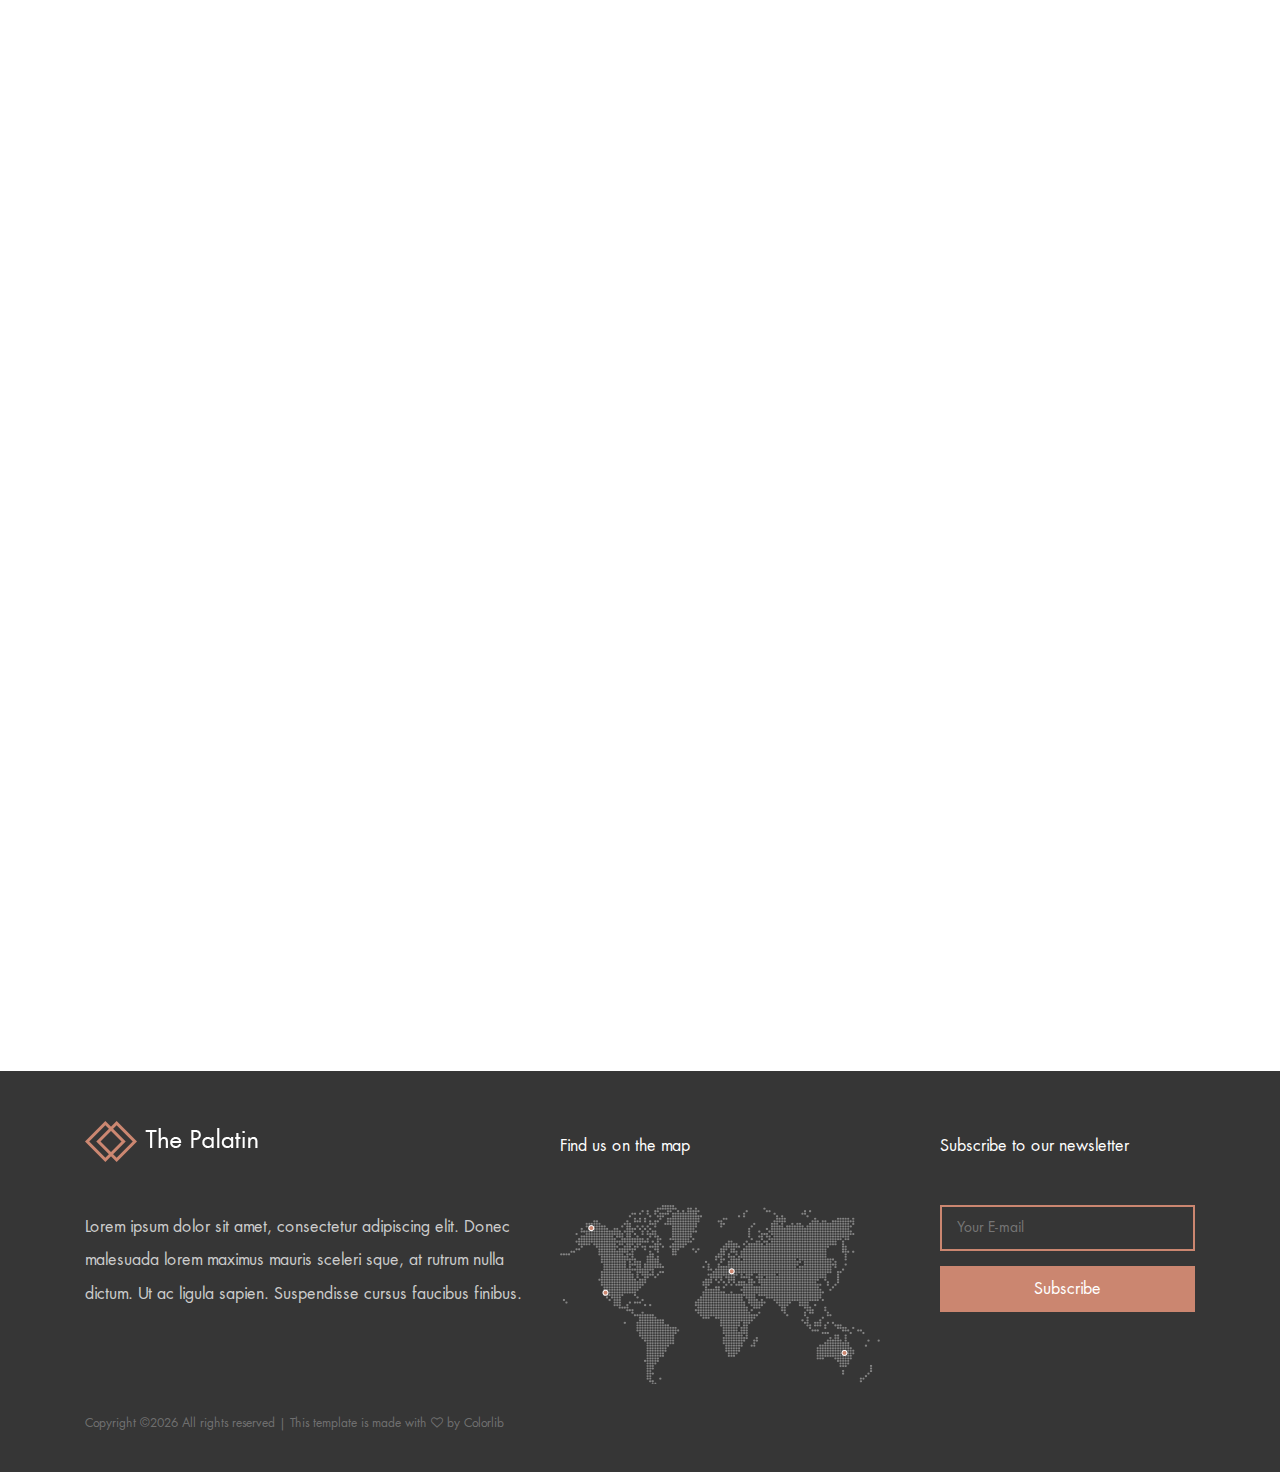
<file: Projects/thepalatin/index.html>
<!DOCTYPE html>
<html lang="en">

<head>
    <meta charset="UTF-8">
    <meta name="description" content="">
    <meta http-equiv="X-UA-Compatible" content="IE=edge">
    <meta name="viewport" content="width=device-width, initial-scale=1, shrink-to-fit=no">
    <!-- The above 4 meta tags *must* come first in the head; any other head content must come *after* these tags -->

    <!-- Title -->
    <title>The Palatin - Hotel &amp; Resort Template</title>

    <!-- Favicon -->
    <link rel="icon" href="img/core-img/favicon.ico">

    <!-- Core Stylesheet -->
    <link rel="stylesheet" href="style.css">

</head>

<body>
    <!-- Preloader -->
    <div class="preloader d-flex align-items-center justify-content-center">
        <div class="cssload-container">
            <div class="cssload-loading"><i></i><i></i><i></i><i></i></div>
        </div>
    </div>

    <!-- ##### Header Area Start ##### -->
    <header class="header-area">
        <!-- Navbar Area -->
        <div class="palatin-main-menu">
            <div class="classy-nav-container breakpoint-off">
                <div class="container">
                    <!-- Menu -->
                    <nav class="classy-navbar justify-content-between" id="palatinNav">

                        <!-- Nav brand -->
                        <a href="index.html" class="nav-brand"><img src="img/core-img/logo.png" alt=""></a>

                        <!-- Navbar Toggler -->
                        <div class="classy-navbar-toggler">
                            <span class="navbarToggler"><span></span><span></span><span></span></span>
                        </div>

                        <!-- Menu -->
                        <div class="classy-menu">

                            <!-- close btn -->
                            <div class="classycloseIcon">
                                <div class="cross-wrap"><span class="top"></span><span class="bottom"></span></div>
                            </div>

                            <!-- Nav Start -->
                            <div class="classynav">
                                <ul>
                                    <li class="active"><a href="index.html">Home</a></li>
                                    <li><a href="about-us.html">About Us</a></li>
                                    <li><a href="#">Pages</a>
                                        <ul class="dropdown">
                                            <li><a href="index.html">Home</a></li>
                                            <li><a href="about-us.html">About Us</a></li>
                                            <li><a href="services.html">Services</a></li>
                                            <li><a href="rooms.html">Rooms</a></li>
                                            <li><a href="blog.html">News</a></li>
                                            <li><a href="contact.html">Contact</a></li>
                                            <li><a href="elements.html">Elements</a></li>
                                        </ul>
                                    </li>
                                    <li><a href="#">Mega Menu</a>
                                        <div class="megamenu">
                                            <ul class="single-mega cn-col-4">
                                                <li><a href="index.html">Home</a></li>
                                                <li><a href="about-us.html">About Us</a></li>
                                                <li><a href="services.html">Services</a></li>
                                                <li><a href="rooms.html">Rooms</a></li>
                                                <li><a href="blog.html">News</a></li>
                                                <li><a href="contact.html">Contact</a></li>
                                                <li><a href="elements.html">Elements</a></li>
                                            </ul>
                                            <ul class="single-mega cn-col-4">
                                                <li><a href="index.html">Home</a></li>
                                                <li><a href="about-us.html">About Us</a></li>
                                                <li><a href="services.html">Services</a></li>
                                                <li><a href="rooms.html">Rooms</a></li>
                                                <li><a href="blog.html">News</a></li>
                                                <li><a href="contact.html">Contact</a></li>
                                                <li><a href="elements.html">Elements</a></li>
                                            </ul>
                                            <ul class="single-mega cn-col-4">
                                                <li><a href="index.html">Home</a></li>
                                                <li><a href="about-us.html">About Us</a></li>
                                                <li><a href="services.html">Services</a></li>
                                                <li><a href="rooms.html">Rooms</a></li>
                                                <li><a href="blog.html">News</a></li>
                                                <li><a href="contact.html">Contact</a></li>
                                                <li><a href="elements.html">Elements</a></li>
                                            </ul>
                                            <ul class="single-mega cn-col-4">
                                                <li><a href="index.html">Home</a></li>
                                                <li><a href="about-us.html">About Us</a></li>
                                                <li><a href="services.html">Services</a></li>
                                                <li><a href="rooms.html">Rooms</a></li>
                                                <li><a href="blog.html">News</a></li>
                                                <li><a href="contact.html">Contact</a></li>
                                                <li><a href="elements.html">Elements</a></li>
                                            </ul>
                                        </div>
                                    </li>
                                    <li><a href="services.html">Services</a></li>
                                    <li><a href="contact.html">Contact</a></li>
                                </ul>

                                <!-- Button -->
                                <div class="menu-btn">
                                    <a href="#" class="btn palatin-btn">Make a Reservation</a>
                                </div>

                            </div>
                            <!-- Nav End -->
                        </div>
                    </nav>
                </div>
            </div>
        </div>
    </header>
    <!-- ##### Header Area End ##### -->

    <!-- ##### Hero Area Start ##### -->
    <section class="hero-area">
        <div class="hero-slides owl-carousel">

            <!-- Single Hero Slide -->
            <div class="single-hero-slide d-flex align-items-center justify-content-center">
                <!-- Slide Img -->
                <div class="slide-img bg-img" style="background-image: url(img/bg-img/bg-1.jpg);"></div>
                <div class="container">
                    <div class="row justify-content-center">
                        <div class="col-12 col-lg-9">
                            <!-- Slide Content -->
                            <div class="hero-slides-content" data-animation="fadeInUp" data-delay="100ms">
                                <div class="line" data-animation="fadeInUp" data-delay="300ms"></div>
                                <h2 data-animation="fadeInUp" data-delay="500ms">The Vacation Heaven</h2>
                                <p data-animation="fadeInUp" data-delay="700ms">Lorem ipsum dolor sit amet, consectetur adipiscing elit. Donec malesuada lorem maximus mauris sceleri sque, at rutrum nulla dictum. Ut ac ligula sapien. Suspendisse cursus faucibus finibus.</p>
                                <a href="#" class="btn palatin-btn mt-50" data-animation="fadeInUp" data-delay="900ms">Read More</a>
                            </div>
                        </div>
                    </div>
                </div>
            </div>

            <!-- Single Hero Slide -->
            <div class="single-hero-slide d-flex align-items-center justify-content-center">
                <!-- Slide Img -->
                <div class="slide-img bg-img" style="background-image: url(img/bg-img/bg-2.jpg);"></div>
                <div class="container">
                    <div class="row justify-content-center">
                        <div class="col-12 col-lg-9">
                            <!-- Slide Content -->
                            <div class="hero-slides-content" data-animation="fadeInUp" data-delay="100ms">
                                <div class="line" data-animation="fadeInUp" data-delay="300ms"></div>
                                <h2 data-animation="fadeInUp" data-delay="500ms">A place to remember</h2>
                                <p data-animation="fadeInUp" data-delay="700ms">Lorem ipsum dolor sit amet, consectetur adipiscing elit. Donec malesuada lorem maximus mauris sceleri sque, at rutrum nulla dictum. Ut ac ligula sapien. Suspendisse cursus faucibus finibus.</p>
                                <a href="#" class="btn palatin-btn mt-50" data-animation="fadeInUp" data-delay="900ms">Read More</a>
                            </div>
                        </div>
                    </div>
                </div>
            </div>

            <!-- Single Hero Slide -->
            <div class="single-hero-slide d-flex align-items-center justify-content-center">
                <!-- Slide Img -->
                <div class="slide-img bg-img" style="background-image: url(img/bg-img/bg-3.jpg);"></div>
                <div class="container">
                    <div class="row justify-content-center">
                        <div class="col-12 col-lg-9">
                            <!-- Slide Content -->
                            <div class="hero-slides-content" data-animation="fadeInUp" data-delay="100ms">
                                <div class="line" data-animation="fadeInUp" data-delay="300ms"></div>
                                <h2 data-animation="fadeInUp" data-delay="500ms">Enjoy your life</h2>
                                <p data-animation="fadeInUp" data-delay="700ms">Lorem ipsum dolor sit amet, consectetur adipiscing elit. Donec malesuada lorem maximus mauris sceleri sque, at rutrum nulla dictum. Ut ac ligula sapien. Suspendisse cursus faucibus finibus.</p>
                                <a href="#" class="btn palatin-btn mt-50" data-animation="fadeInUp" data-delay="900ms">Read More</a>
                            </div>
                        </div>
                    </div>
                </div>
            </div>

        </div>
    </section>
    <!-- ##### Hero Area End ##### -->

    <!-- ##### Book Now Area Start ##### -->
    <div class="book-now-area">
        <div class="container">
            <div class="row justify-content-center">
                <div class="col-12 col-lg-10">
                    <div class="book-now-form">
                        <form action="#">
                            <!-- Form Group -->
                            <div class="form-group">
                                <label for="select1">Check In</label>
                                <select class="form-control" id="select1">
                                  <option>19 June</option>
                                  <option>20 June</option>
                                  <option>21 June</option>
                                  <option>22 June</option>
                                  <option>23 June</option>
                                  <option>24 June</option>
                                  <option>25 June</option>
                                </select>
                            </div>

                            <!-- Form Group -->
                            <div class="form-group">
                                <label for="select2">Check Out</label>
                                <select class="form-control" id="select2">
                                  <option>20 June</option>
                                  <option>21 June</option>
                                  <option>22 June</option>
                                  <option>23 June</option>
                                  <option>24 June</option>
                                  <option>25 June</option>
                                  <option>26 June</option>
                                  <option>27 June</option>
                                </select>
                            </div>

                            <!-- Form Group -->
                            <div class="form-group">
                                <label for="select3">Adults</label>
                                <select class="form-control" id="select3">
                                  <option>02</option>
                                  <option>03</option>
                                  <option>04</option>
                                  <option>05</option>
                                  <option>06</option>
                                </select>
                            </div>

                            <!-- Form Group -->
                            <div class="form-group">
                                <label for="select4">Childrens</label>
                                <select class="form-control" id="select4">
                                  <option>01</option>
                                  <option>02</option>
                                  <option>03</option>
                                  <option>04</option>
                                  <option>05</option>
                                </select>
                            </div>

                            <!-- Button -->
                            <button type="submit">Book Now</button>
                        </form>
                    </div>
                </div>
            </div>
        </div>
    </div>
    <!-- ##### Book Now Area End ##### -->

    <!-- ##### About Us Area Start ##### -->
    <section class="about-us-area">
        <div class="container">
            <div class="row align-items-center">

                <div class="col-12 col-lg-6">
                    <div class="about-text text-center mb-100">
                        <div class="section-heading text-center">
                            <div class="line-"></div>
                            <h2>A place to remember</h2>
                        </div>
                        <p>Lorem ipsum dolor sit amet, consectetur adipiscing elit. Donec malesuada lorem maximus mauris sceleri sque, at rutrum nulla dictum. Ut ac ligula sapien. Suspendisse cursus faucibus finibus. Lorem ipsum dolor sit amet, consectetur adipiscing elit. Donec malesuada lorem maximus mauris sceleri sque, at rutrum nulla dictum. Ut ac ligula sapien. Suspendisse cursus faucibus finibus.</p>
                        <div class="about-key-text">
                            <h6><span class="fa fa-check"></span> Donec malesuada lorem maximus mauris sceleri</h6>
                            <h6><span class="fa fa-check"></span> Malesuada lorem maximus mauris sceleri</h6>
                        </div>
                        <a href="#" class="btn palatin-btn mt-50">Read More</a>
                    </div>
                </div>

                <div class="col-12 col-lg-6">
                    <div class="about-thumbnail homepage mb-100">
                        <!-- First Img -->
                        <div class="first-img wow fadeInUp" data-wow-delay="100ms">
                            <img src="img/bg-img/5.jpg" alt="">
                        </div>
                        <!-- Second Img -->
                        <div class="second-img wow fadeInUp" data-wow-delay="300ms">
                            <img src="img/bg-img/6.jpg" alt="">
                        </div>
                        <!-- Third Img-->
                        <div class="third-img wow fadeInUp" data-wow-delay="500ms">
                            <img src="img/bg-img/7.jpg" alt="">
                        </div>
                    </div>
                </div>
            </div>
        </div>
    </section>
    <!-- ##### About Us Area End ##### -->

    <!-- ##### Pool Area Start ##### -->
    <section class="pool-area section-padding-100 bg-img bg-fixed" style="background-image: url(img/bg-img/4.png);">
        <div class="container">
            <div class="row justify-content-end">
                <div class="col-12 col-lg-7">
                    <div class="pool-content text-center wow fadeInUp" data-wow-delay="300ms">
                        <div class="section-heading text-center white">
                            <div class="line-"></div>
                            <h2>Infinity Pool</h2>
                            <p>Lorem ipsum dolor sit amet, consectetur adipiscing elit. Donec malesuada lorem maximus mauris sceleri sque, at rutrum nulla dictum. Ut ac ligula sapien. Suspendisse cursus faucibus finibus. Lorem ipsum dolor sit amet, consectetur adipiscing elit. Donec malesuada lorem maximus mauris sceleri sque, at rutrum nulla dictum.</p>
                        </div>

                        <div class="row">
                            <div class="col-12 col-sm-4">
                                <div class="pool-feature">
                                    <i class="icon-cocktail-1"></i>
                                    <p>Pool Beachbar</p>
                                </div>
                            </div>
                            <div class="col-12 col-sm-4">
                                <div class="pool-feature">
                                    <i class="icon-swimming-pool"></i>
                                    <p>Infinity Pool</p>
                                </div>
                            </div>
                            <div class="col-12 col-sm-4">
                                <div class="pool-feature">
                                    <i class="icon-beach"></i>
                                    <p>Sunbeds</p>
                                </div>
                            </div>
                        </div>
                        <!-- Button -->
                        <a href="#" class="btn palatin-btn mt-50">Read More</a>
                    </div>
                </div>
            </div>
        </div>
    </section>
    <!-- ##### Pool Area End ##### -->

    <!-- ##### Rooms Area Start ##### -->
    <section class="rooms-area section-padding-100-0">
        <div class="container">
            <div class="row justify-content-center">
                <div class="col-12 col-lg-6">
                    <div class="section-heading text-center">
                        <div class="line-"></div>
                        <h2>Choose a room</h2>
                        <p>Lorem ipsum dolor sit amet, consectetur adipiscing elit. Donec malesuada lorem maximus mauris sceleri sque, at rutrum nulla dictum. Ut ac ligula sapien.</p>
                    </div>
                </div>
            </div>

            <div class="row justify-content-center">

                <!-- Single Rooms Area -->
                <div class="col-12 col-md-6 col-lg-4">
                    <div class="single-rooms-area wow fadeInUp" data-wow-delay="100ms">
                        <!-- Thumbnail -->
                        <div class="bg-thumbnail bg-img" style="background-image: url(img/bg-img/1.jpg);"></div>
                        <!-- Price -->
                        <p class="price-from">From $150/night</p>
                        <!-- Rooms Text -->
                        <div class="rooms-text">
                            <div class="line"></div>
                            <h4>Deluxe Room</h4>
                            <p>Lorem ipsum dolor sit amet, consectetur adipiscing elit. Donec malesuada lorem maximus mauris sceleri sque.</p>
                        </div>
                        <!-- Book Room -->
                        <a href="#" class="book-room-btn btn palatin-btn">Book Room</a>
                    </div>
                </div>

                <!-- Single Rooms Area -->
                <div class="col-12 col-md-6 col-lg-4">
                    <div class="single-rooms-area wow fadeInUp" data-wow-delay="300ms">
                        <!-- Thumbnail -->
                        <div class="bg-thumbnail bg-img" style="background-image: url(img/bg-img/8.jpg);"></div>
                        <!-- Price -->
                        <p class="price-from">From $150/night</p>
                        <!-- Rooms Text -->
                        <div class="rooms-text">
                            <div class="line"></div>
                            <h4>Double Suite</h4>
                            <p>Lorem ipsum dolor sit amet, consectetur adipiscing elit. Donec malesuada lorem maximus mauris sceleri sque.</p>
                        </div>
                        <!-- Book Room -->
                        <a href="#" class="book-room-btn btn palatin-btn">Book Room</a>
                    </div>
                </div>

                <!-- Single Rooms Area -->
                <div class="col-12 col-md-6 col-lg-4">
                    <div class="single-rooms-area wow fadeInUp" data-wow-delay="500ms">
                        <!-- Thumbnail -->
                        <div class="bg-thumbnail bg-img" style="background-image: url(img/bg-img/9.jpg);"></div>
                        <!-- Price -->
                        <p class="price-from">From $100/night</p>
                        <!-- Rooms Text -->
                        <div class="rooms-text">
                            <div class="line"></div>
                            <h4>Single Room</h4>
                            <p>Lorem ipsum dolor sit amet, consectetur adipiscing elit. Donec malesuada lorem maximus mauris sceleri sque.</p>
                        </div>
                        <!-- Book Room -->
                        <a href="#" class="book-room-btn btn palatin-btn">Book Room</a>
                    </div>
                </div>

            </div>
        </div>
    </section>
    <!-- ##### Rooms Area End ##### -->

    <!-- ##### Contact Area Start ##### -->
    <section class="contact-area d-flex flex-wrap align-items-center">
        <div class="home-map-area">
            <iframe src="https://www.google.com/maps/embed?pb=!1m18!1m12!1m3!1d22236.40558254599!2d-118.25292394686001!3d34.057682914027104!2m3!1f0!2f0!3f0!3m2!1i1024!2i768!4f13.1!3m3!1m2!1s0x80c2c75ddc27da13%3A0xe22fdf6f254608f4!2z4Kay4Ka4IOCmj-CmnuCnjeCmnOCnh-CmsuCnh-CmuCwg4KaV4KeN4Kav4Ka-4Kay4Ka_4Kar4KeL4Kaw4KeN4Kao4Ka_4Kav4Ka84Ka-LCDgpq7gpr7gprDgp43gppXgpr_gpqgg4Kav4KeB4KaV4KeN4Kak4Kaw4Ka-4Ka34KeN4Kaf4KeN4Kaw!5e0!3m2!1sbn!2sbd!4v1532328708137" allowfullscreen></iframe>
        </div>
        <!-- Contact Info -->
        <div class="contact-info">
            <div class="section-heading wow fadeInUp" data-wow-delay="100ms">
                <div class="line-"></div>
                <h2>Contact Info</h2>
                <p>Lorem ipsum dolor sit amet, consectetur adipiscing elit. Donec malesuada lorem maximus mauris sceleri sque, at rutrum nulla dictum. Ut ac ligula sapien. Suspendisse cursus faucibus finibus. Lorem ipsum dolor sit amet, consectetur adipiscing.</p>
            </div>
            <h4 class="wow fadeInUp" data-wow-delay="300ms">Los Angeles 1481 Creekside Lane Avila Beach, CA 931</h4>
            <h5 class="wow fadeInUp" data-wow-delay="400ms">+53 345 7953 32453</h5>
            <h5 class="wow fadeInUp" data-wow-delay="500ms">yourmail@gmail.com</h5>
            <!-- Social Info -->
            <div class="social-info mt-50 wow fadeInUp" data-wow-delay="600ms">
                <a href="#"><i class="fa fa-pinterest" aria-hidden="true"></i></a>
                <a href="#"><i class="fa fa-facebook" aria-hidden="true"></i></a>
                <a href="#"><i class="fa fa-twitter" aria-hidden="true"></i></a>
                <a href="#"><i class="fa fa-dribbble" aria-hidden="true"></i></a>
                <a href="#"><i class="fa fa-behance" aria-hidden="true"></i></a>
                <a href="#"><i class="fa fa-linkedin" aria-hidden="true"></i></a>
            </div>
        </div>
    </section>
    <!-- ##### Contact Area End ##### -->

    <!-- ##### Footer Area Start ##### -->
    <footer class="footer-area">
        <div class="container">
            <div class="row">

                <!-- Footer Widget Area -->
                <div class="col-12 col-lg-5">
                    <div class="footer-widget-area mt-50">
                        <a href="#" class="d-block mb-5"><img src="img/core-img/logo.png" alt=""></a>
                        <p>Lorem ipsum dolor sit amet, consectetur adipiscing elit. Donec malesuada lorem maximus mauris sceleri sque, at rutrum nulla dictum. Ut ac ligula sapien. Suspendisse cursus faucibus finibus. </p>
                    </div>
                </div>

                <!-- Footer Widget Area -->
                <div class="col-12 col-md-6 col-lg-4">
                    <div class="footer-widget-area mt-50">
                        <h6 class="widget-title mb-5">Find us on the map</h6>
                        <img src="img/bg-img/footer-map.png" alt="">
                    </div>
                </div>

                <!-- Footer Widget Area -->
                <div class="col-12 col-md-6 col-lg-3">
                    <div class="footer-widget-area mt-50">
                        <h6 class="widget-title mb-5">Subscribe to our newsletter</h6>
                        <form action="#" method="post" class="subscribe-form">
                            <input type="email" name="subscribe-email" id="subscribeemail" placeholder="Your E-mail">
                            <button type="submit">Subscribe</button>
                        </form>
                    </div>
                </div>

                <!-- Copywrite Text -->
                <div class="col-12">
                    <div class="copywrite-text mt-30">
                        <p><a href="#"><!-- Link back to Colorlib can't be removed. Template is licensed under CC BY 3.0. -->
Copyright &copy;<script>document.write(new Date().getFullYear());</script> All rights reserved | This template is made with <i class="fa fa-heart-o" aria-hidden="true"></i> by <a href="https://colorlib.com" target="_blank">Colorlib</a>
<!-- Link back to Colorlib can't be removed. Template is licensed under CC BY 3.0. --></p>
                    </div>
                </div>
            </div>
        </div>
    </footer>
    <!-- ##### Footer Area End ##### -->

    <!-- ##### All Javascript Script ##### -->
    <!-- jQuery-2.2.4 js -->
    <script src="js/jquery/jquery-2.2.4.min.js"></script>
    <!-- Popper js -->
    <script src="js/bootstrap/popper.min.js"></script>
    <!-- Bootstrap js -->
    <script src="js/bootstrap/bootstrap.min.js"></script>
    <!-- All Plugins js -->
    <script src="js/plugins/plugins.js"></script>
    <!-- Active js -->
    <script src="js/active.js"></script>
</body>

</html>
</file>
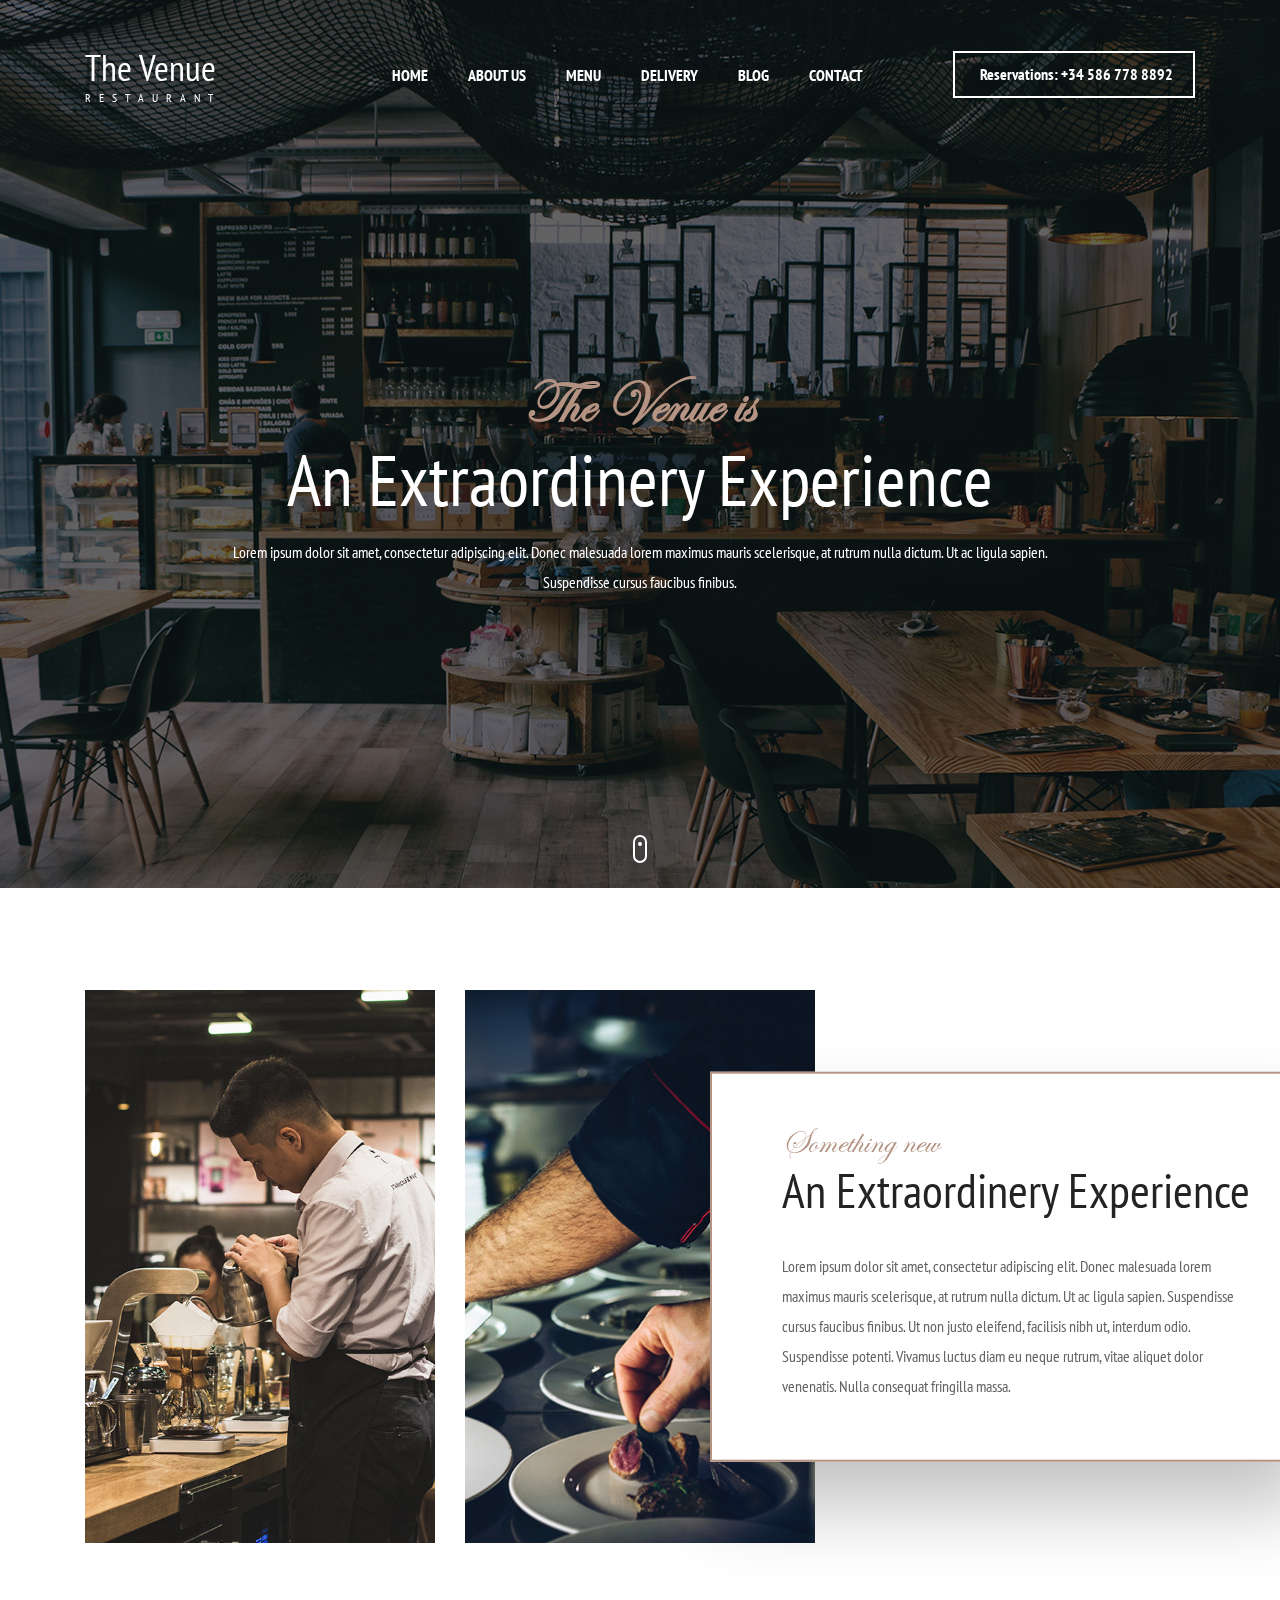
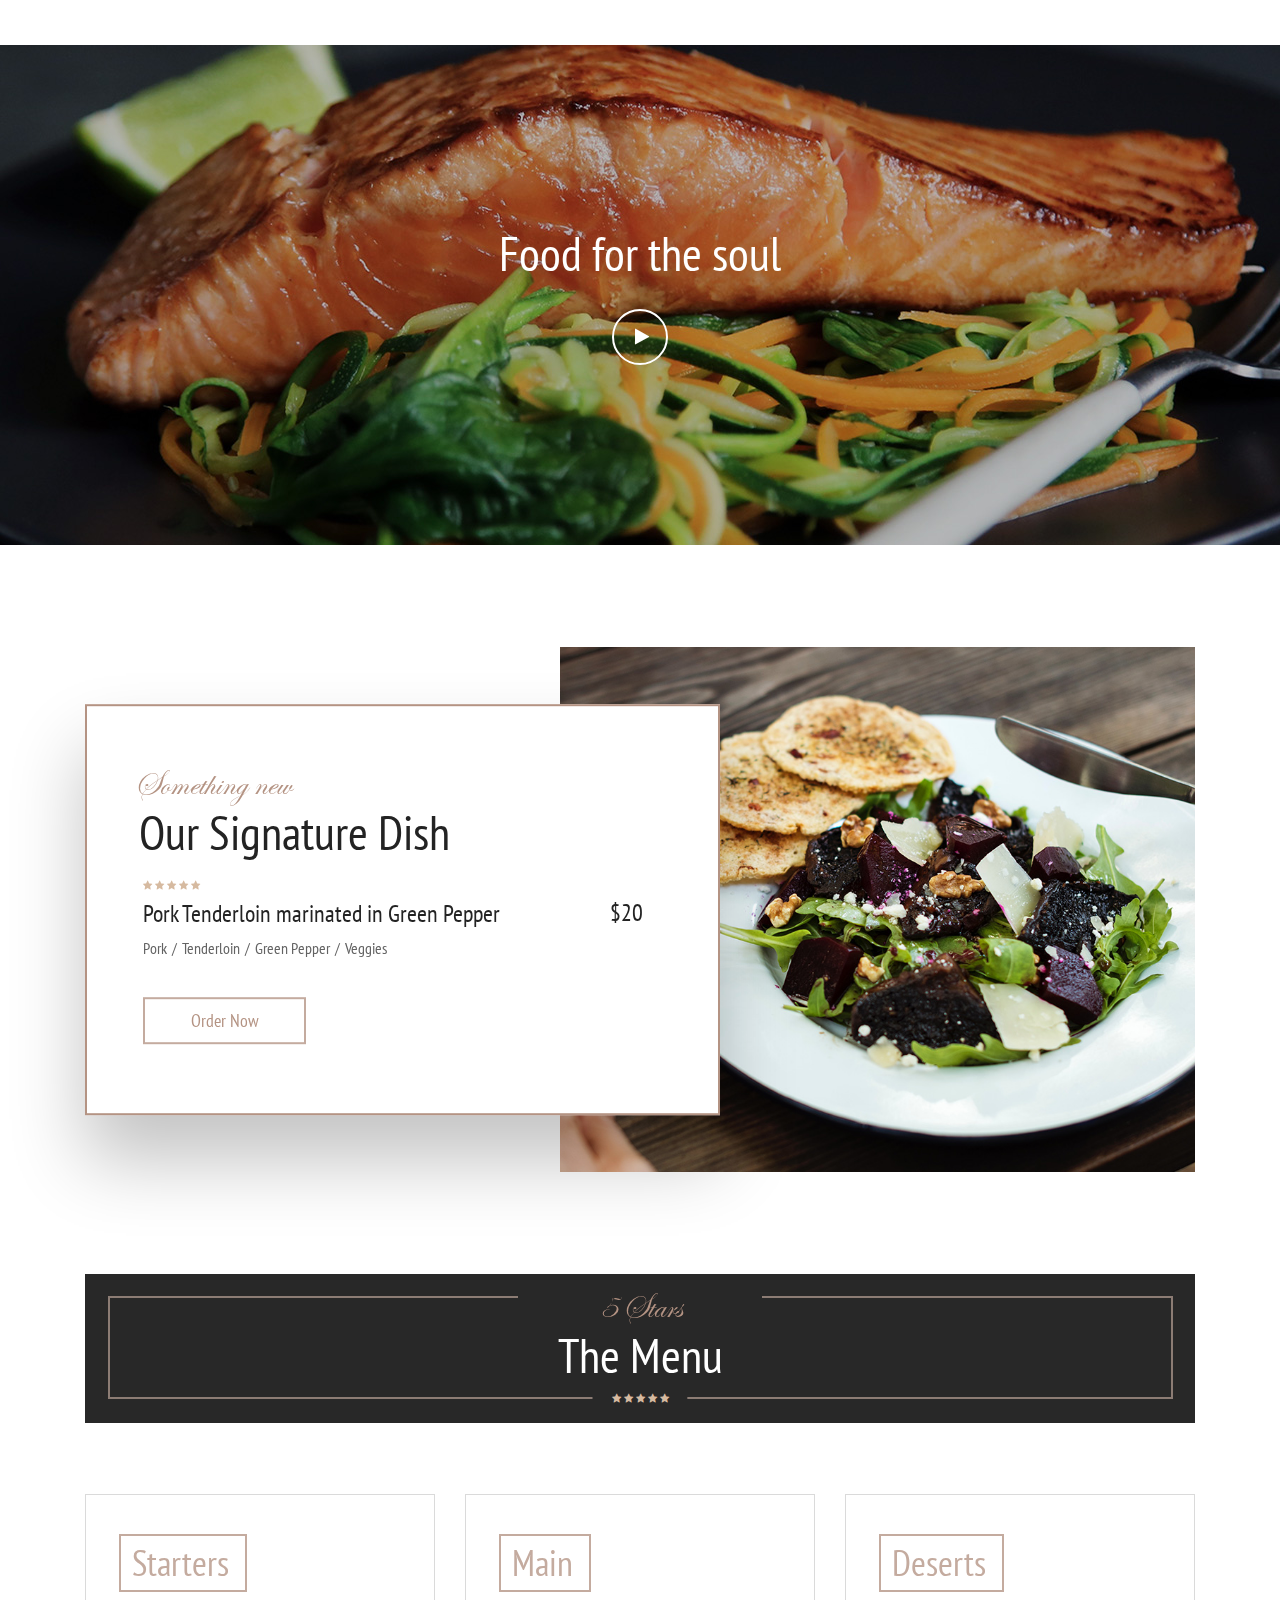
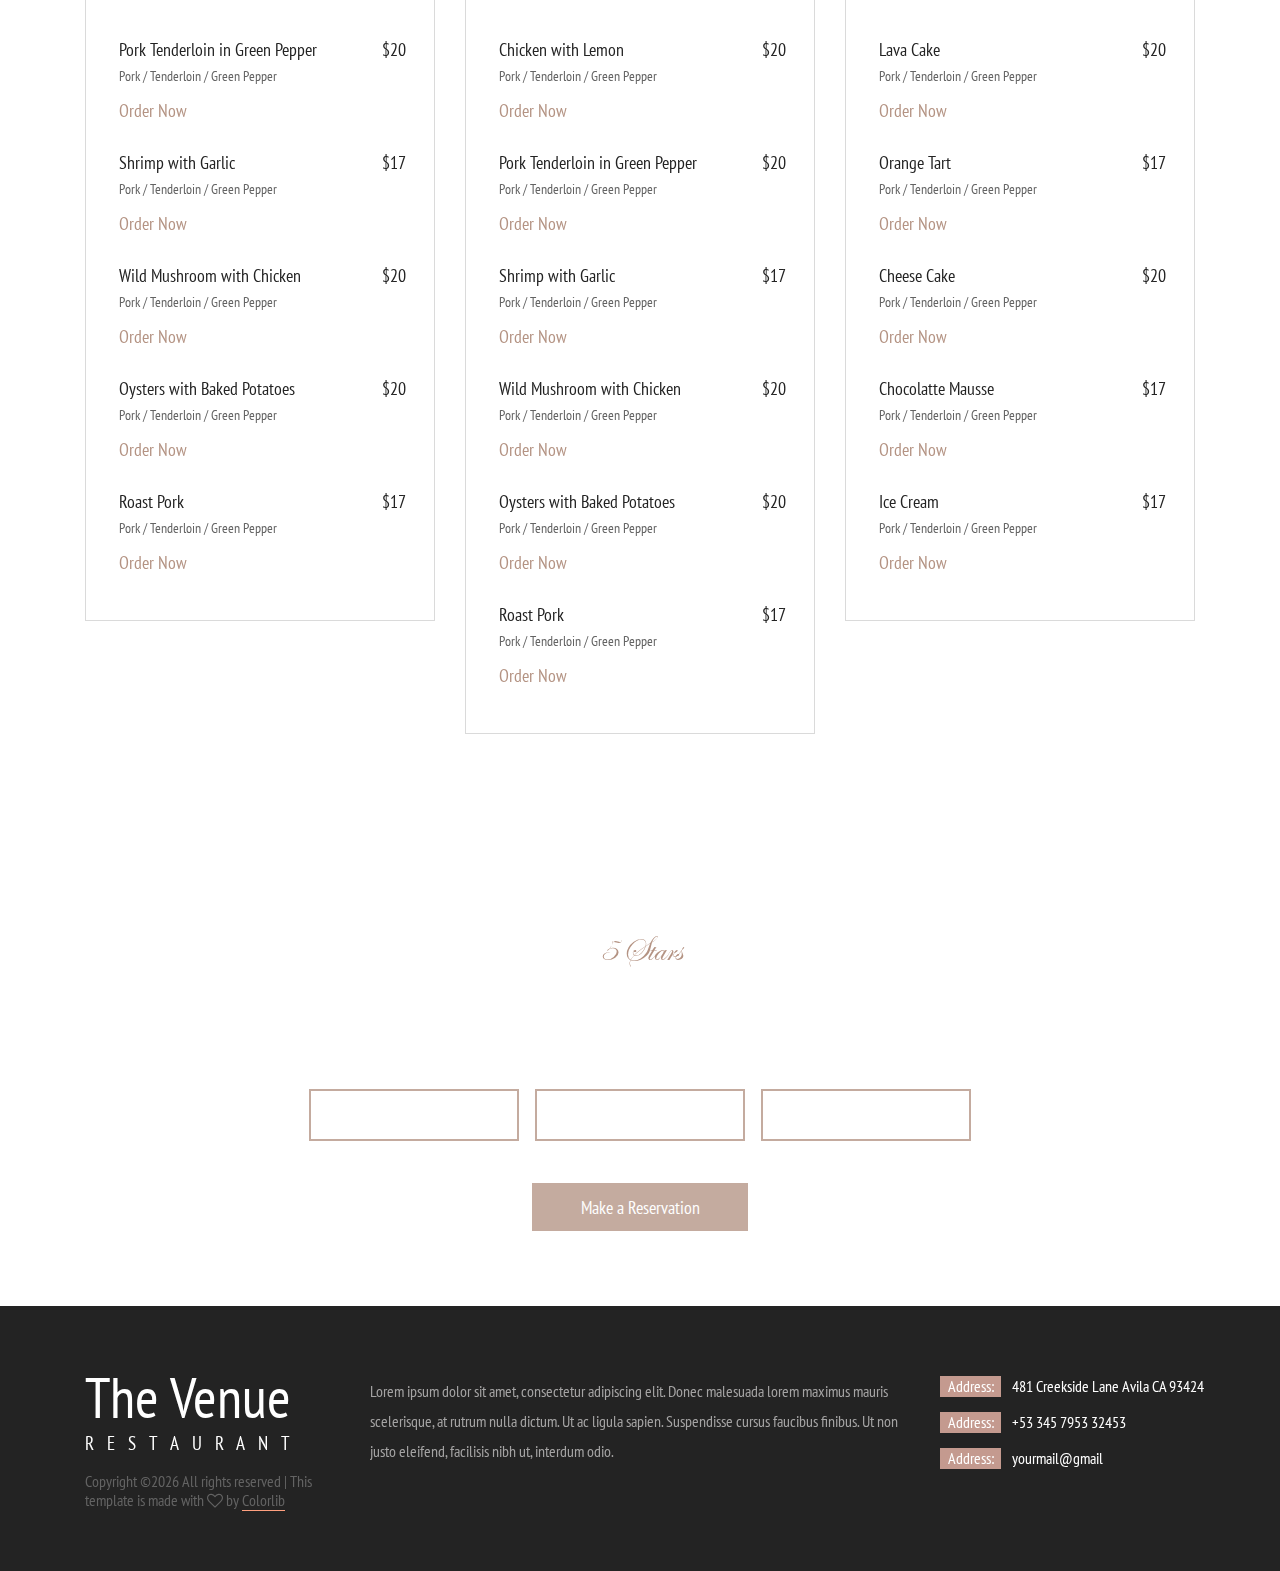
<file: Projects/thevenue/index.html>
<!DOCTYPE html>
<html lang="en">
<head>
<title>The Venue</title>
<meta charset="utf-8">
<meta http-equiv="X-UA-Compatible" content="IE=edge">
<meta name="description" content="The Venue template project">
<meta name="viewport" content="width=device-width, initial-scale=1">
<link rel="stylesheet" type="text/css" href="styles/bootstrap-4.1.2/bootstrap.min.css">
<link href="plugins/font-awesome-4.7.0/css/font-awesome.min.css" rel="stylesheet" type="text/css">
<link rel="stylesheet" type="text/css" href="plugins/OwlCarousel2-2.2.1/owl.carousel.css">
<link rel="stylesheet" type="text/css" href="plugins/OwlCarousel2-2.2.1/owl.theme.default.css">
<link rel="stylesheet" type="text/css" href="plugins/OwlCarousel2-2.2.1/animate.css">
<link href="plugins/colorbox/colorbox.css" rel="stylesheet" type="text/css">
<link href="plugins/jquery-datepicker/jquery-ui.css" rel="stylesheet" type="text/css">
<link href="plugins/jquery-timepicker/jquery.timepicker.css" rel="stylesheet" type="text/css">
<link rel="stylesheet" type="text/css" href="styles/main_styles.css">
<link rel="stylesheet" type="text/css" href="styles/responsive.css">
</head>
<body>

<div class="super_container">
	
	<!-- Header -->

	<header class="header">
		<div class="container">
			<div class="row">
				<div class="col">
					<div class="header_content d-flex flex-row align-items-center justify-content-start">
						<div class="logo">
							<a href="#">
								<div>The Venue</div>
								<div>restaurant</div>
							</a>
						</div>
						<nav class="main_nav">
							<ul class="d-flex flex-row align-items-center justify-content-start">
								<li><a href="index.html">home</a></li>
								<li><a href="about.html">about us</a></li>
								<li><a href="menu.html">menu</a></li>
								<li><a href="#">delivery</a></li>
								<li><a href="blog.html">blog</a></li>
								<li><a href="contact.html">contact</a></li>
							</ul>
						</nav>
						<div class="reservations_phone ml-auto">Reservations: +34 586 778 8892</div>
					</div>
				</div>
			</div>
		</div>
	</header>

	<!-- Hamburger -->
	
	<div class="hamburger_bar trans_400 d-flex flex-row align-items-center justify-content-start">
		<div class="hamburger">
			<div class="menu_toggle d-flex flex-row align-items-center justify-content-start">
				<span>menu</span>
				<div class="hamburger_container">
					<div class="menu_hamburger">
						<div class="line_1 hamburger_lines" style="transform: matrix(1, 0, 0, 1, 0, 0);"></div>
						<div class="line_2 hamburger_lines" style="visibility: inherit; opacity: 1;"></div>
						<div class="line_3 hamburger_lines" style="transform: matrix(1, 0, 0, 1, 0, 0);"></div>
					</div>
				</div>
			</div>
		</div>
	</div>

	<!-- Menu -->

	<div class="menu trans_800">
		<div class="menu_content d-flex flex-column align-items-center justify-content-center text-center">
			<ul>
				<li><a href="index.html">home</a></li>
				<li><a href="about.html">about us</a></li>
				<li><a href="menu.html">menu</a></li>
				<li><a href="#">delivery</a></li>
				<li><a href="blog.html">blog</a></li>
				<li><a href="contact.html">contact</a></li>
			</ul>
		</div>
		<div class="menu_reservations_phone ml-auto">Reservations: +34 586 778 8892</div>
	</div>
	
	<!-- Home -->

	<div class="home">
		<div class="parallax_background parallax-window" data-parallax="scroll" data-image-src="images/home.jpg" data-speed="0.8"></div>
		<div class="home_container">
			<div class="container">
				<div class="row">
					<div class="col">
						<div class="home_content text-center">
							<div class="home_subtitle page_subtitle">The Venue is</div>
							<div class="home_title"><h1>An Extraordinery Experience</h1></div>
							<div class="home_text ml-auto mr-auto">
								<p>Lorem ipsum dolor sit amet, consectetur adipiscing elit. Donec malesuada lorem maximus mauris scelerisque, at rutrum nulla dictum. Ut ac ligula sapien. Suspendisse cursus faucibus finibus.</p>
							</div>
						</div>
					</div>
				</div>
			</div>
		</div>
		<div class="scroll_icon"></div>
	</div>

	<!-- Intro -->

	<div class="intro">
		<div class="container">
			<div class="row">
				<div class="col">
					<div class="intro_content">
						<div class="intro_subtitle page_subtitle">Something new</div>
						<div class="intro_title"><h2>An Extraordinery Experience</h2></div>
						<div class="intro_text">
							<p>Lorem ipsum dolor sit amet, consectetur adipiscing elit. Donec malesuada lorem maximus mauris scelerisque, at rutrum nulla dictum. Ut ac ligula sapien. Suspendisse cursus faucibus finibus. Ut non justo eleifend, facilisis nibh ut, interdum odio. Suspendisse potenti. Vivamus luctus diam eu neque rutrum, vitae aliquet dolor venenatis. Nulla consequat fringilla massa.</p>
						</div>
					</div>
					<div class="row">
						<div class="col-xl-4 col-md-6 intro_col">
							<div class="intro_image"><img src="images/intro_1.jpg" alt="https://unsplash.com/@quanle2819"></div>
						</div>
						<div class="col-xl-4 col-md-6 intro_col">
							<div class="intro_image"><img src="images/intro_2.jpg" alt="https://unsplash.com/@fabmag"></div>
						</div>
					</div>
				</div>	
			</div>
		</div>
	</div>

	<!-- Video -->

	<div class="video_section">
		<div class="background_image" style="background-image:url(images/video.jpg)"></div>
		<div class="video_section_content d-flex flex-column align-items-center justify-content-center text-center">
			<div class="video_section_title">Food for the soul</div>
			<div class="video_section_icon"><a class="vimeo video_button" href="https://player.vimeo.com/video/99340873?autoplay=1&loop=1&title=0&autopause=0"><i class="fa fa-play" aria-hidden="true"></i></a></div>
		</div>
	</div>

	<!-- Signature Dish -->

	<div class="sig">
		<div class="sig_content_container">
			<div class="container">
				<div class="row">
					<div class="col-lg-7">
						<div class="sig_content">
							<div class="sig_subtitle page_subtitle">Something new</div>
							<div class="sig_title"><h1>Our Signature Dish</h1></div>
							<div class="rating_r sig_rating rating_r_5"><i></i><i></i><i></i><i></i><i></i></div>
							<div class="sig_name_container d-flex flex-row align-items-start justify-content-start">
								<div class="sig_name">Pork Tenderloin marinated in Green Pepper</div>
								<div class="sig_price ml-auto">$20</div>
							</div>
							<div class="sig_content_list">
								<ul class="d-flex flex-row align-items-center justify-content-start">
									<li>Pork</li>
									<li>Tenderloin</li>
									<li>Green Pepper</li>
									<li>Veggies</li>
								</ul>
							</div>
							<div class="button sig_button trans_200"><a href="#">Order Now</a></div>
						</div>
					</div>
				</div>
			</div>
		</div>
		<div class="sig_image_container">
			<div class="container">
				<div class="row">
					<div class="col-lg-7 offset-lg-5">
						<div class="sig_image">
							<div class="background_image" style="background-image:url(images/sig.jpg)"></div>
							<img src="images/sig.jpg" alt="">
						</div>
					</div>
				</div>
			</div>
		</div>
	</div>

	<!-- The Menu -->

	<div class="themenu">
		<div class="container">
			<div class="row">
				<div class="col">
					<div class="themenu_title_bar_container">
						<div class="themenu_stars text-center page_subtitle">5 Stars</div>
						<div class="themenu_rating text-center">
							<div class="rating_r rating_r_5"><i></i><i></i><i></i><i></i><i></i></div>
						</div>
						<div class="themenu_title_bar d-flex flex-column align-items-center justify-content-center">
							<div class="themenu_title">The Menu</div>
						</div>
					</div>
				</div>
			</div>
			<div class="row themenu_row">

				<!-- Starters -->
				<div class="col-lg-4 themenu_column">
					<div class="themenu_col">
						<div class="themenu_col_title">Starters</div>
						<div class="dish_list">

							<!-- Dish -->
							<div class="dish">
								<div class="dish_title_container d-flex flex-xl-row flex-column align-items-start justify-content-start">
									<div class="dish_title">Pork Tenderloin in Green Pepper</div>
									<div class="dish_price">$20</div>
								</div>
								<div class="dish_contents">
									<ul class="d-flex flex-row align-items-start justify-content-start flex-wrap">
										<li>Pork</li>
										<li>Tenderloin</li>
										<li>Green Pepper</li>
									</ul>
								</div>
								<div class="dish_order"><a href="#">Order Now</a></div>
							</div>

							<!-- Dish -->
							<div class="dish">
								<div class="dish_title_container d-flex flex-xl-row flex-column align-items-start justify-content-start">
									<div class="dish_title">Shrimp with Garlic</div>
									<div class="dish_price">$17</div>
								</div>
								<div class="dish_contents">
									<ul class="d-flex flex-row align-items-start justify-content-start flex-wrap">
										<li>Pork</li>
										<li>Tenderloin</li>
										<li>Green Pepper</li>
									</ul>
								</div>
								<div class="dish_order"><a href="#">Order Now</a></div>
							</div>

							<!-- Dish -->
							<div class="dish">
								<div class="dish_title_container d-flex flex-xl-row flex-column align-items-start justify-content-start">
									<div class="dish_title">Wild Mushroom with Chicken</div>
									<div class="dish_price">$20</div>
								</div>
								<div class="dish_contents">
									<ul class="d-flex flex-row align-items-start justify-content-start flex-wrap">
										<li>Pork</li>
										<li>Tenderloin</li>
										<li>Green Pepper</li>
									</ul>
								</div>
								<div class="dish_order"><a href="#">Order Now</a></div>
							</div>

							<!-- Dish -->
							<div class="dish">
								<div class="dish_title_container d-flex flex-xl-row flex-column align-items-start justify-content-start">
									<div class="dish_title">Oysters with Baked Potatoes</div>
									<div class="dish_price">$20</div>
								</div>
								<div class="dish_contents">
									<ul class="d-flex flex-row align-items-start justify-content-start flex-wrap">
										<li>Pork</li>
										<li>Tenderloin</li>
										<li>Green Pepper</li>
									</ul>
								</div>
								<div class="dish_order"><a href="#">Order Now</a></div>
							</div>

							<!-- Dish -->
							<div class="dish">
								<div class="dish_title_container d-flex flex-xl-row flex-column align-items-start justify-content-start">
									<div class="dish_title">Roast Pork</div>
									<div class="dish_price">$17</div>
								</div>
								<div class="dish_contents">
									<ul class="d-flex flex-row align-items-start justify-content-start flex-wrap">
										<li>Pork</li>
										<li>Tenderloin</li>
										<li>Green Pepper</li>
									</ul>
								</div>
								<div class="dish_order"><a href="#">Order Now</a></div>
							</div>

						</div>
					</div>
				</div>

				<!-- Main -->
				<div class="col-lg-4 themenu_column">
					<div class="themenu_col">
						<div class="themenu_col_title">Main</div>
						<div class="dish_list">
							
							<!-- Dish -->
							<div class="dish">
								<div class="dish_title_container d-flex flex-xl-row flex-column align-items-start justify-content-start">
									<div class="dish_title">Chicken with Lemon</div>
									<div class="dish_price">$20</div>
								</div>
								<div class="dish_contents">
									<ul class="d-flex flex-row align-items-start justify-content-start flex-wrap">
										<li>Pork</li>
										<li>Tenderloin</li>
										<li>Green Pepper</li>
									</ul>
								</div>
								<div class="dish_order"><a href="#">Order Now</a></div>
							</div>

							<!-- Dish -->
							<div class="dish">
								<div class="dish_title_container d-flex flex-xl-row flex-column align-items-start justify-content-start">
									<div class="dish_title">Pork Tenderloin in Green Pepper</div>
									<div class="dish_price">$20</div>
								</div>
								<div class="dish_contents">
									<ul class="d-flex flex-row align-items-start justify-content-start flex-wrap">
										<li>Pork</li>
										<li>Tenderloin</li>
										<li>Green Pepper</li>
									</ul>
								</div>
								<div class="dish_order"><a href="#">Order Now</a></div>
							</div>

							<!-- Dish -->
							<div class="dish">
								<div class="dish_title_container d-flex flex-xl-row flex-column align-items-start justify-content-start">
									<div class="dish_title">Shrimp with Garlic</div>
									<div class="dish_price">$17</div>
								</div>
								<div class="dish_contents">
									<ul class="d-flex flex-row align-items-start justify-content-start flex-wrap">
										<li>Pork</li>
										<li>Tenderloin</li>
										<li>Green Pepper</li>
									</ul>
								</div>
								<div class="dish_order"><a href="#">Order Now</a></div>
							</div>

							<!-- Dish -->
							<div class="dish">
								<div class="dish_title_container d-flex flex-xl-row flex-column align-items-start justify-content-start">
									<div class="dish_title">Wild Mushroom with Chicken</div>
									<div class="dish_price">$20</div>
								</div>
								<div class="dish_contents">
									<ul class="d-flex flex-row align-items-start justify-content-start flex-wrap">
										<li>Pork</li>
										<li>Tenderloin</li>
										<li>Green Pepper</li>
									</ul>
								</div>
								<div class="dish_order"><a href="#">Order Now</a></div>
							</div>

							<!-- Dish -->
							<div class="dish">
								<div class="dish_title_container d-flex flex-xl-row flex-column align-items-start justify-content-start">
									<div class="dish_title">Oysters with Baked Potatoes</div>
									<div class="dish_price">$20</div>
								</div>
								<div class="dish_contents">
									<ul class="d-flex flex-row align-items-start justify-content-start flex-wrap">
										<li>Pork</li>
										<li>Tenderloin</li>
										<li>Green Pepper</li>
									</ul>
								</div>
								<div class="dish_order"><a href="#">Order Now</a></div>
							</div>

							<!-- Dish -->
							<div class="dish">
								<div class="dish_title_container d-flex flex-xl-row flex-column align-items-start justify-content-start">
									<div class="dish_title">Roast Pork</div>
									<div class="dish_price">$17</div>
								</div>
								<div class="dish_contents">
									<ul class="d-flex flex-row align-items-start justify-content-start flex-wrap">
										<li>Pork</li>
										<li>Tenderloin</li>
										<li>Green Pepper</li>
									</ul>
								</div>
								<div class="dish_order"><a href="#">Order Now</a></div>
							</div>

						</div>
					</div>
				</div>

				<!-- Deserts -->
				<div class="col-lg-4 themenu_column">
					<div class="themenu_col">
						<div class="themenu_col_title">Deserts</div>
						<div class="dish_list">

							<!-- Dish -->
							<div class="dish">
								<div class="dish_title_container d-flex flex-xl-row flex-column align-items-start justify-content-start">
									<div class="dish_title">Lava Cake</div>
									<div class="dish_price">$20</div>
								</div>
								<div class="dish_contents">
									<ul class="d-flex flex-row align-items-start justify-content-start flex-wrap">
										<li>Pork</li>
										<li>Tenderloin</li>
										<li>Green Pepper</li>
									</ul>
								</div>
								<div class="dish_order"><a href="#">Order Now</a></div>
							</div>

							<!-- Dish -->
							<div class="dish">
								<div class="dish_title_container d-flex flex-xl-row flex-column align-items-start justify-content-start">
									<div class="dish_title">Orange Tart</div>
									<div class="dish_price">$17</div>
								</div>
								<div class="dish_contents">
									<ul class="d-flex flex-row align-items-start justify-content-start flex-wrap">
										<li>Pork</li>
										<li>Tenderloin</li>
										<li>Green Pepper</li>
									</ul>
								</div>
								<div class="dish_order"><a href="#">Order Now</a></div>
							</div>

							<!-- Dish -->
							<div class="dish">
								<div class="dish_title_container d-flex flex-xl-row flex-column align-items-start justify-content-start">
									<div class="dish_title">Cheese Cake</div>
									<div class="dish_price">$20</div>
								</div>
								<div class="dish_contents">
									<ul class="d-flex flex-row align-items-start justify-content-start flex-wrap">
										<li>Pork</li>
										<li>Tenderloin</li>
										<li>Green Pepper</li>
									</ul>
								</div>
								<div class="dish_order"><a href="#">Order Now</a></div>
							</div>

							<!-- Dish -->
							<div class="dish">
								<div class="dish_title_container d-flex flex-xl-row flex-column align-items-start justify-content-start">
									<div class="dish_title">Chocolatte Mausse</div>
									<div class="dish_price">$17</div>
								</div>
								<div class="dish_contents">
									<ul class="d-flex flex-row align-items-start justify-content-start flex-wrap">
										<li>Pork</li>
										<li>Tenderloin</li>
										<li>Green Pepper</li>
									</ul>
								</div>
								<div class="dish_order"><a href="#">Order Now</a></div>
							</div>

							<!-- Dish -->
							<div class="dish">
								<div class="dish_title_container d-flex flex-xl-row flex-column align-items-start justify-content-start">
									<div class="dish_title">Ice Cream</div>
									<div class="dish_price">$17</div>
								</div>
								<div class="dish_contents">
									<ul class="d-flex flex-row align-items-start justify-content-start flex-wrap">
										<li>Pork</li>
										<li>Tenderloin</li>
										<li>Green Pepper</li>
									</ul>
								</div>
								<div class="dish_order"><a href="#">Order Now</a></div>
							</div>

						</div>
					</div>
				</div>

			</div>
		</div>		
	</div>

	<!-- Reservations -->

	<div class="reservations text-center">
		<div class="parallax_background parallax-window" data-parallax="scroll" data-image-src="images/reservations.jpg" data-speed="0.8"></div>
		<div class="container">
			<div class="row">
				<div class="col">
					<div class="reservations_content d-flex flex-column align-items-center justify-content-center">
						<div class="res_stars page_subtitle">5 Stars</div>
						<div class="res_title">Make a Reservation</div>
						<div class="res_form_container">
							<form action="#" id="res_form" class="res_form">
								<div class="d-flex flex-sm-row flex-column align-items-center justify-content-start">
									<input type="text" id="datepicker" class="res_input" required="required">
									<input type="text" class="res_input timepicker" required="required">
									<select class="res_select">
										<option disabled="" selected="">2 person</option>
										<option>3 person</option>
										<option>4 person</option>
										<option>5 person</option>
										<option>6 person</option>
									</select>
								</div>
								<button class="res_button">Make a Reservation</button>
							</form>
						</div>
					</div>
				</div>
			</div>
		</div>		
	</div>

	<!-- Footer -->

	<footer class="footer">
		<div class="container">
			<div class="row">

				<!-- Footer Logo -->
				<div class="col-lg-3 footer_col">
					<div class="footer_logo">
						<div class="footer_logo_title">The Venue</div>
						<div class="footer_logo_subtitle">restaurant</div>
					</div>
					<div class="copyright"><!-- Link back to Colorlib can't be removed. Template is licensed under CC BY 3.0. -->
<p style="line-height: 1.2;">Copyright &copy;<script>document.write(new Date().getFullYear());</script> All rights reserved | This template is made with <i class="fa fa-heart-o" aria-hidden="true"></i> by <a href="https://colorlib.com" target="_blank">Colorlib</a></p>
<!-- Link back to Colorlib can't be removed. Template is licensed under CC BY 3.0. --></div>
				</div>

				<!-- Footer About -->
				<div class="col-lg-6 footer_col">
					<div class="footer_about">
						<p>Lorem ipsum dolor sit amet, consectetur adipiscing elit. Donec malesuada lorem maximus mauris scelerisque, at rutrum nulla dictum. Ut ac ligula sapien. Suspendisse cursus faucibus finibus. Ut non justo eleifend, facilisis nibh ut, interdum odio.</p>
					</div>
				</div>

				<!-- Footer Contact -->
				<div class="col-lg-3 footer_col">
					<div class="footer_contact">
						<ul>
							<li class="d-flex flex-row align-items-start justify-content-start">
								<div><div class="footer_contact_title">Address:</div></div>
								<div class="footer_contact_text">481 Creekside Lane Avila CA 93424</div>
							</li>
							<li class="d-flex flex-row align-items-start justify-content-start">
								<div><div class="footer_contact_title">Address:</div></div>
								<div class="footer_contact_text">+53 345 7953 32453</div>
							</li>
							<li class="d-flex flex-row align-items-start justify-content-start">
								<div><div class="footer_contact_title">Address:</div></div>
								<div class="footer_contact_text">yourmail@gmail</div>
							</li>
						</ul>
					</div>
				</div>
			</div>
		</div>
	</footer>
</div>

<script src="js/jquery-3.2.1.min.js"></script>
<script src="styles/bootstrap-4.1.2/popper.js"></script>
<script src="styles/bootstrap-4.1.2/bootstrap.min.js"></script>
<script src="plugins/greensock/TweenMax.min.js"></script>
<script src="plugins/greensock/TimelineMax.min.js"></script>
<script src="plugins/scrollmagic/ScrollMagic.min.js"></script>
<script src="plugins/greensock/animation.gsap.min.js"></script>
<script src="plugins/greensock/ScrollToPlugin.min.js"></script>
<script src="plugins/OwlCarousel2-2.2.1/owl.carousel.js"></script>
<script src="plugins/easing/easing.js"></script>
<script src="plugins/parallax-js-master/parallax.min.js"></script>
<script src="plugins/colorbox/jquery.colorbox-min.js"></script>
<script src="plugins/jquery-datepicker/jquery-ui.js"></script>
<script src="plugins/jquery-timepicker/jquery.timepicker.js"></script>
<script src="js/custom.js"></script>
</body>
</html>
</file>
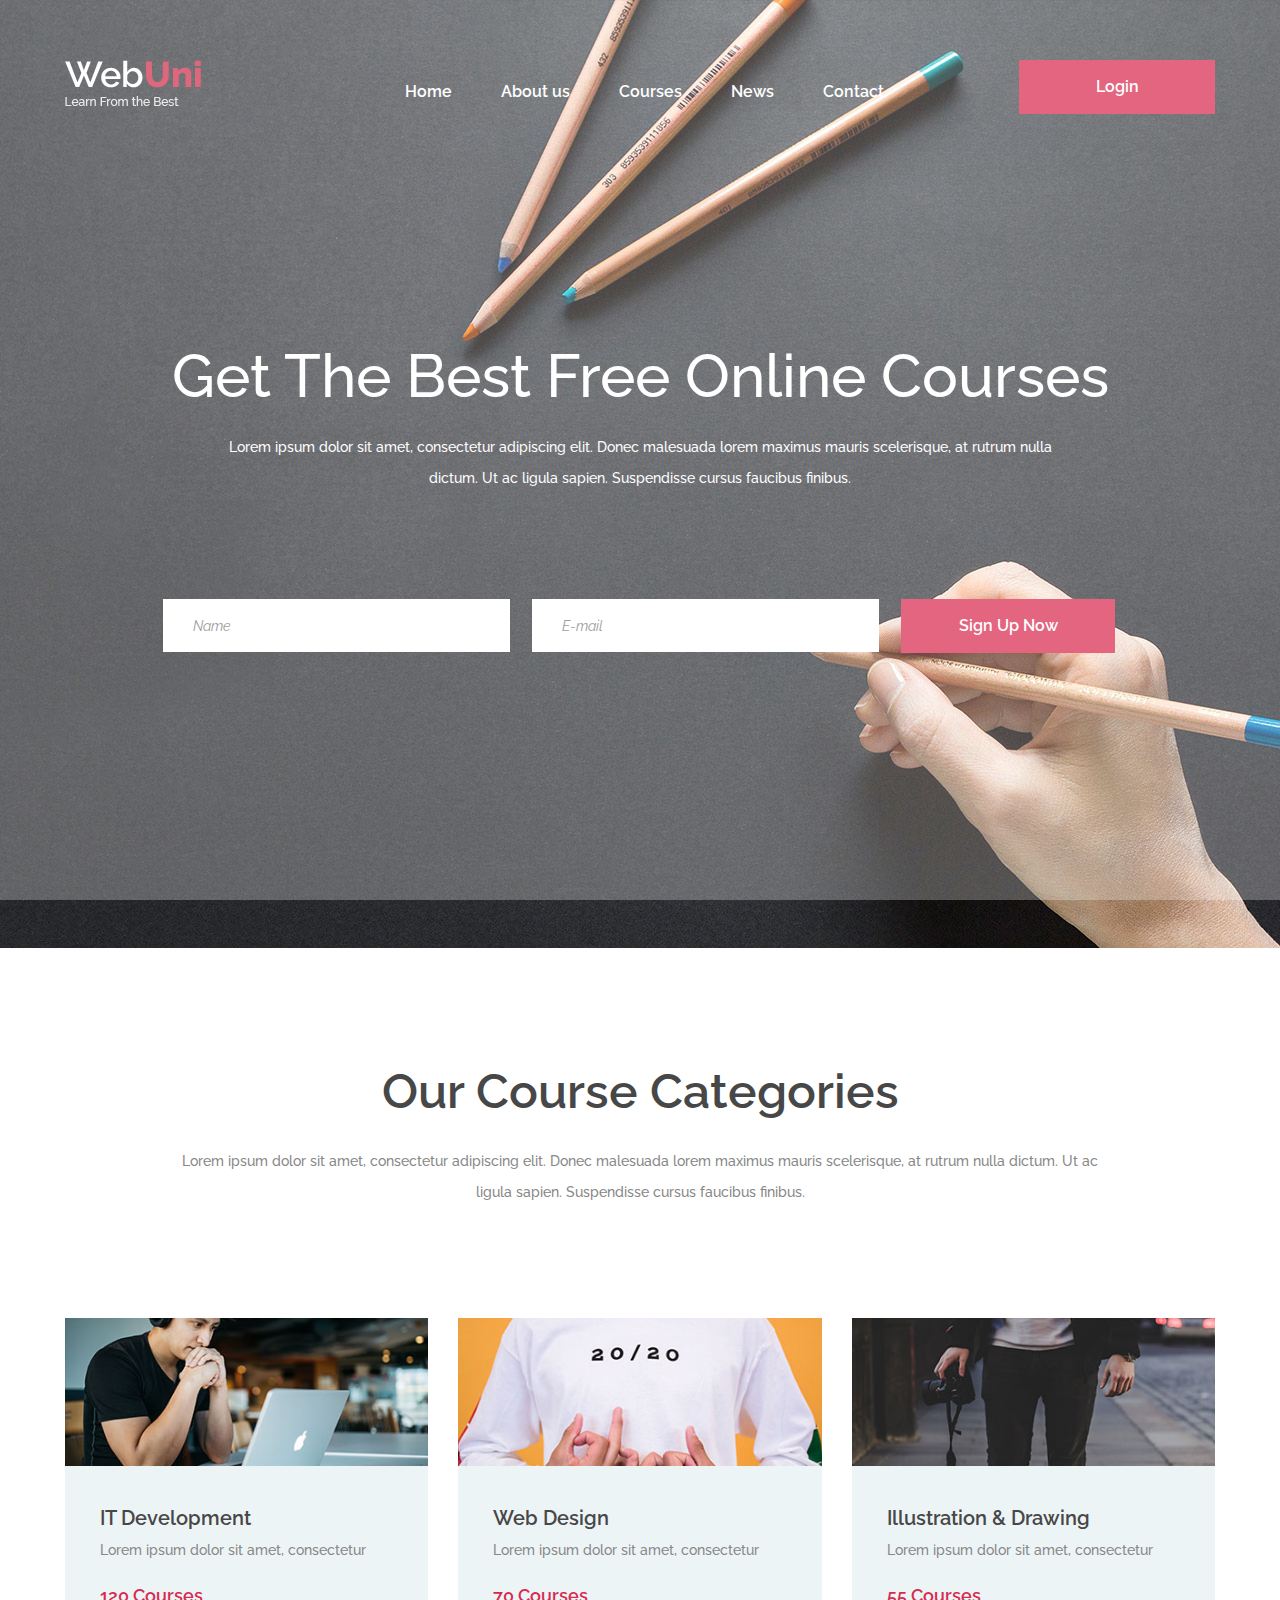
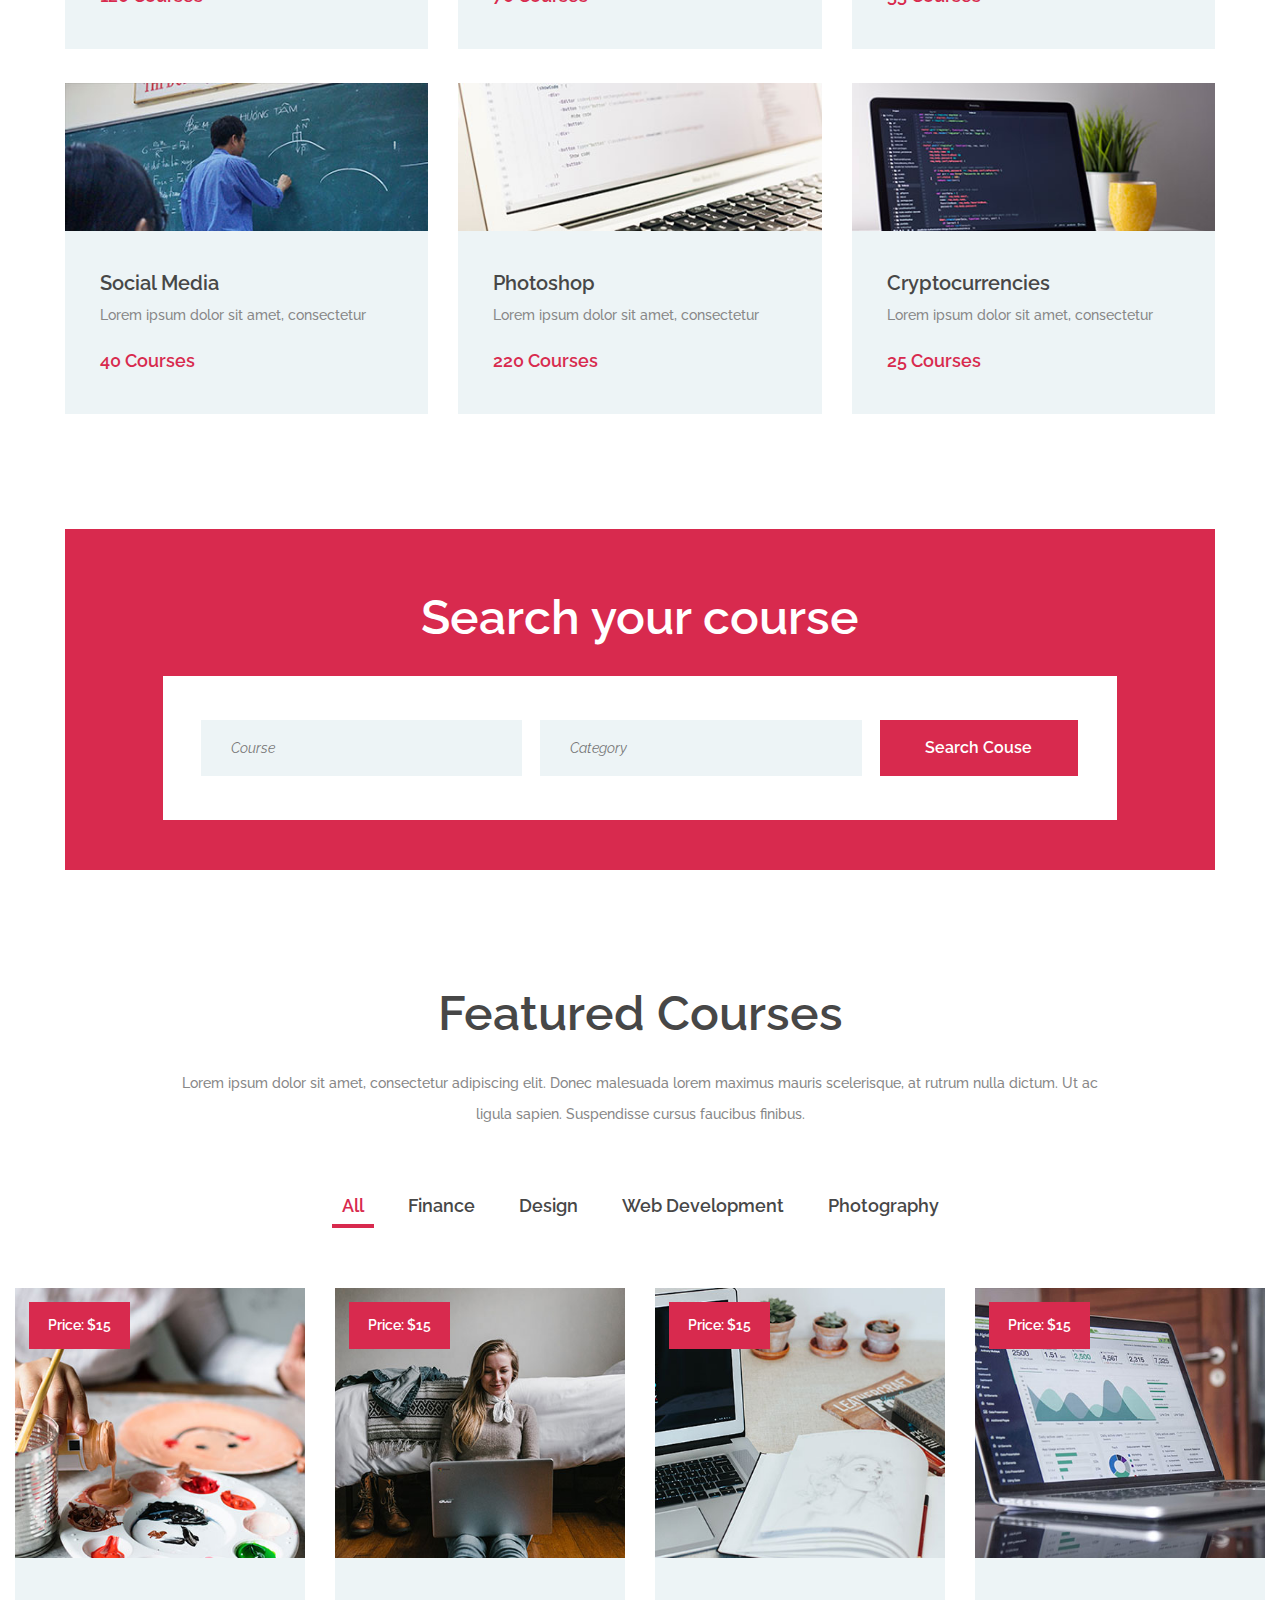
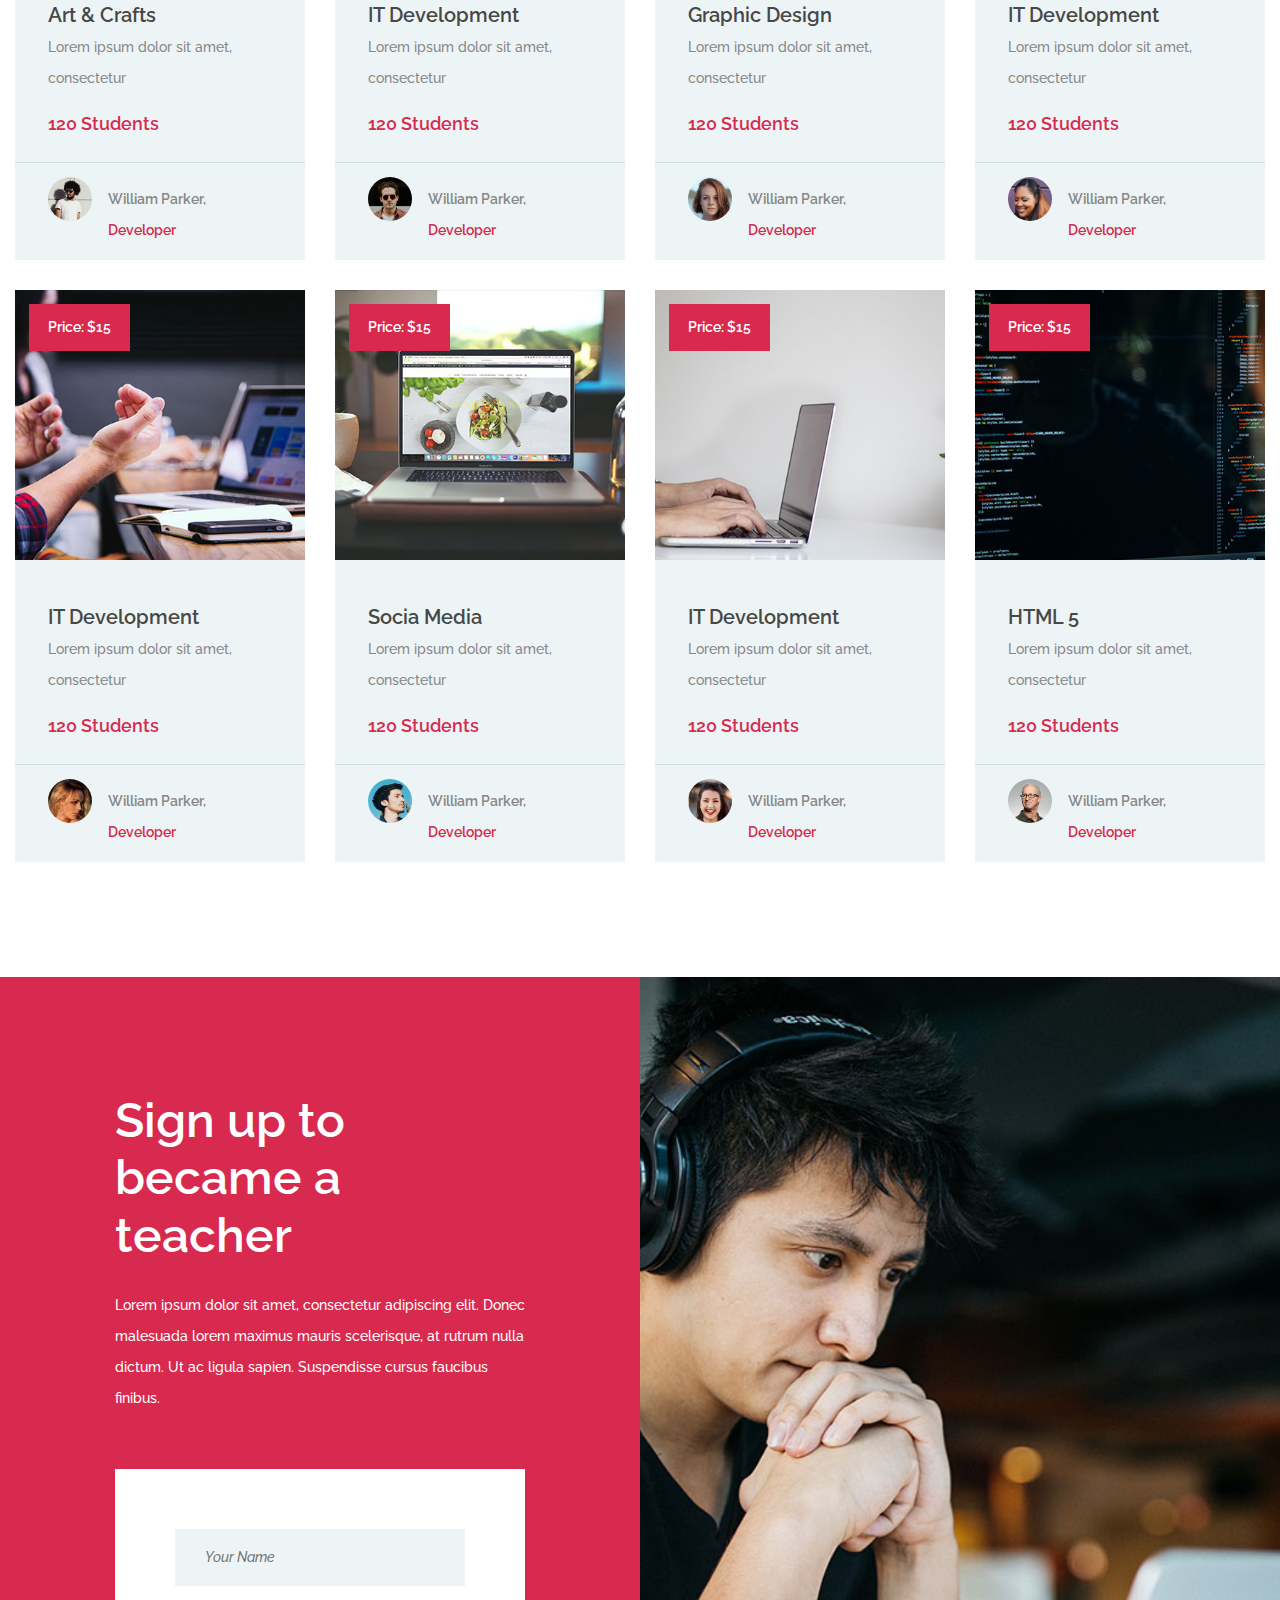
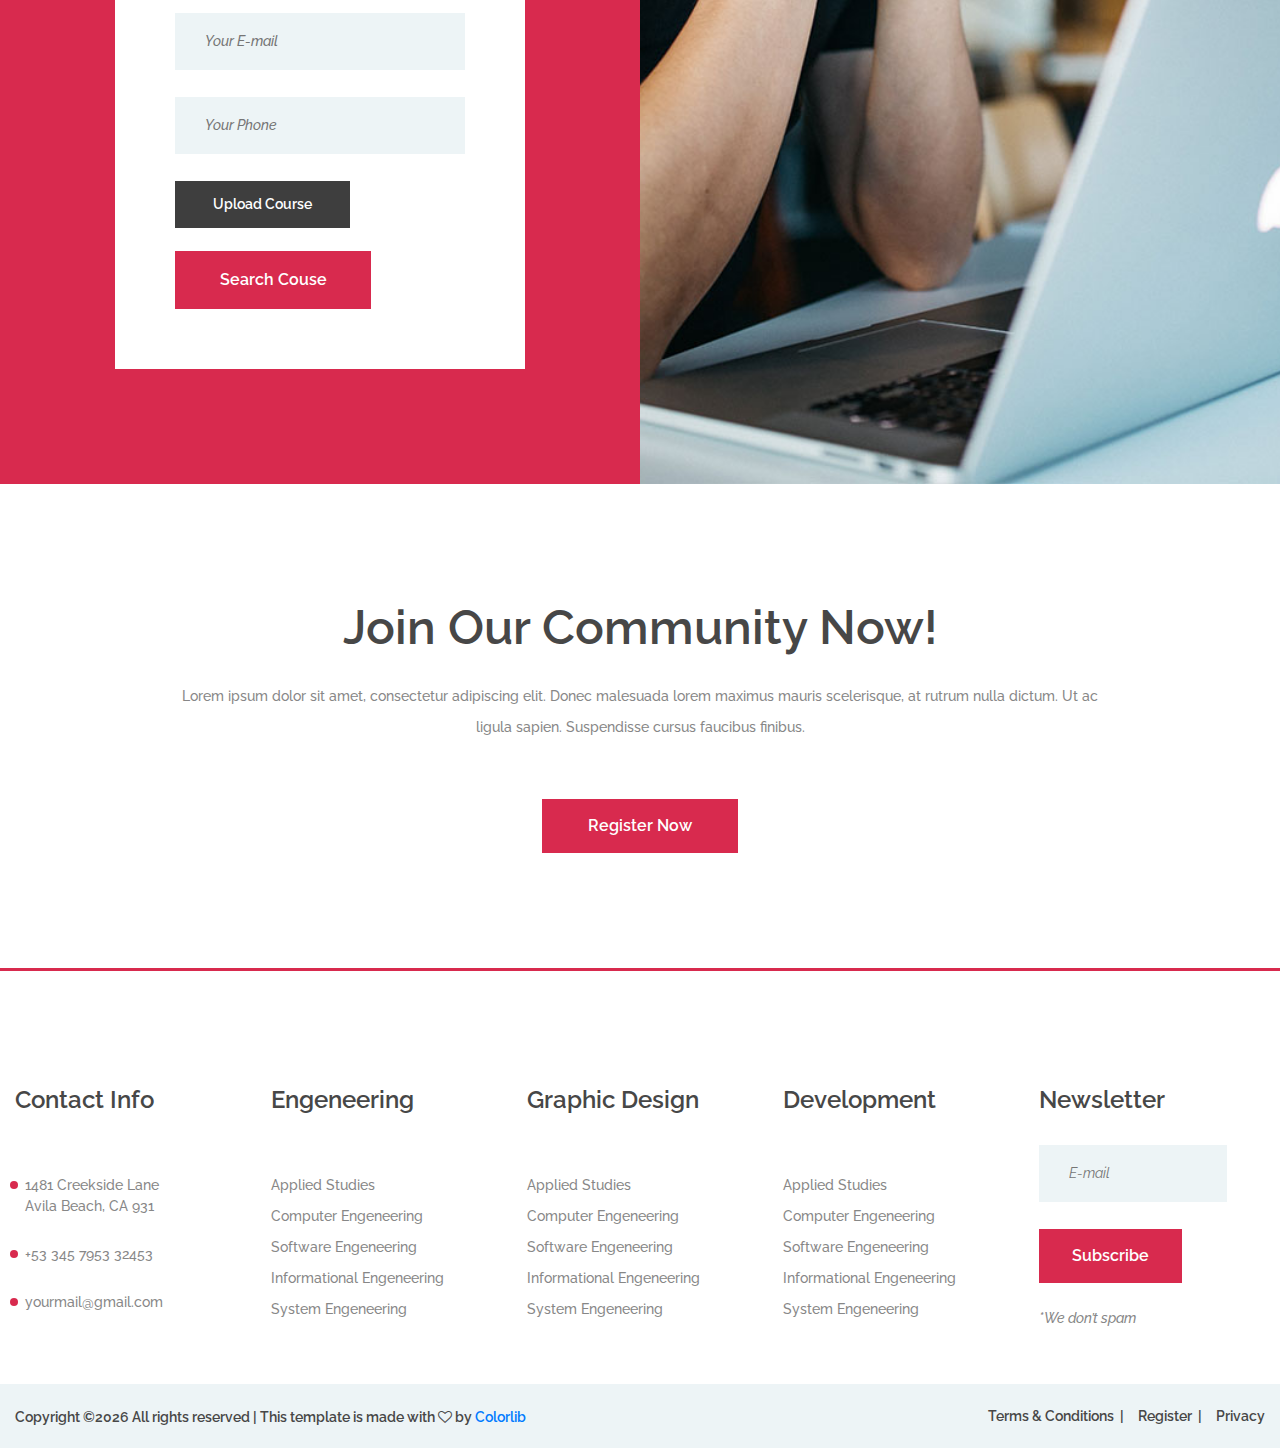
<file: Projects/webuni/index.html>
<!DOCTYPE html>
<html lang="en">
<head>
	<title>WebUni - Education Template</title>
	<meta charset="UTF-8">
	<meta name="description" content="WebUni Education Template">
	<meta name="keywords" content="webuni, education, creative, html">
	<meta name="viewport" content="width=device-width, initial-scale=1.0">
	<!-- Favicon -->   
	<link href="img/favicon.ico" rel="shortcut icon"/>

	<!-- Google Fonts -->
	<link href="https://fonts.googleapis.com/css?family=Raleway:400,400i,500,500i,600,600i,700,700i,800,800i" rel="stylesheet">

	<!-- Stylesheets -->
	<link rel="stylesheet" href="css/bootstrap.min.css"/>
	<link rel="stylesheet" href="css/font-awesome.min.css"/>
	<link rel="stylesheet" href="css/owl.carousel.css"/>
	<link rel="stylesheet" href="css/style.css"/>


	<!--[if lt IE 9]>
	  <script src="https://oss.maxcdn.com/html5shiv/3.7.2/html5shiv.min.js"></script>
	  <script src="https://oss.maxcdn.com/respond/1.4.2/respond.min.js"></script>
	<![endif]-->

</head>
<body>
	<!-- Page Preloder -->
	<div id="preloder">
		<div class="loader"></div>
	</div>

	<!-- Header section -->
	<header class="header-section">
		<div class="container">
			<div class="row">
				<div class="col-lg-3 col-md-3">
					<div class="site-logo">
						<img src="img/logo.png" alt="">
					</div>
					<div class="nav-switch">
						<i class="fa fa-bars"></i>
					</div>
				</div>
				<div class="col-lg-9 col-md-9">
					<a href="" class="site-btn header-btn">Login</a>
					<nav class="main-menu">
						<ul>
							<li><a href="index.html">Home</a></li>
							<li><a href="#">About us</a></li>
							<li><a href="courses.html">Courses</a></li>
							<li><a href="blog.html">News</a></li>
							<li><a href="contact.html">Contact</a></li>
						</ul>
					</nav>
				</div>
			</div>
		</div>
	</header>
	<!-- Header section end -->


	<!-- Hero section -->
	<section class="hero-section set-bg" data-setbg="img/bg.jpg">
		<div class="container">
			<div class="hero-text text-white">
				<h2>Get The Best Free Online Courses</h2>
				<p>Lorem ipsum dolor sit amet, consectetur adipiscing elit. Donec malesuada lorem maximus mauris scelerisque, at rutrum nulla <br> dictum. Ut ac ligula sapien. Suspendisse cursus faucibus finibus.</p>
			</div>
			<div class="row">
				<div class="col-lg-10 offset-lg-1">
					<form class="intro-newslatter">
						<input type="text" placeholder="Name">
						<input type="text" class="last-s" placeholder="E-mail">
						<button class="site-btn">Sign Up Now</button>
					</form>
				</div>
			</div>
		</div>
	</section>
	<!-- Hero section end -->


	<!-- categories section -->
	<section class="categories-section spad">
		<div class="container">
			<div class="section-title">
				<h2>Our Course Categories</h2>
				<p>Lorem ipsum dolor sit amet, consectetur adipiscing elit. Donec malesuada lorem maximus mauris scelerisque, at rutrum nulla dictum. Ut ac ligula sapien. Suspendisse cursus faucibus finibus.</p>
			</div>
			<div class="row">
				<!-- categorie -->
				<div class="col-lg-4 col-md-6">
					<div class="categorie-item">
						<div class="ci-thumb set-bg" data-setbg="img/categories/1.jpg"></div>
						<div class="ci-text">
							<h5>IT Development</h5>
							<p>Lorem ipsum dolor sit amet, consectetur</p>
							<span>120 Courses</span>
						</div>
					</div>
				</div>
				<!-- categorie -->
				<div class="col-lg-4 col-md-6">
					<div class="categorie-item">
						<div class="ci-thumb set-bg" data-setbg="img/categories/2.jpg"></div>
						<div class="ci-text">
							<h5>Web Design</h5>
							<p>Lorem ipsum dolor sit amet, consectetur</p>
							<span>70 Courses</span>
						</div>
					</div>
				</div>
				<!-- categorie -->
				<div class="col-lg-4 col-md-6">
					<div class="categorie-item">
						<div class="ci-thumb set-bg" data-setbg="img/categories/3.jpg"></div>
						<div class="ci-text">
							<h5>Illustration & Drawing</h5>
							<p>Lorem ipsum dolor sit amet, consectetur</p>
							<span>55 Courses</span>
						</div>
					</div>
				</div>
				<!-- categorie -->
				<div class="col-lg-4 col-md-6">
					<div class="categorie-item">
						<div class="ci-thumb set-bg" data-setbg="img/categories/4.jpg"></div>
						<div class="ci-text">
							<h5>Social Media</h5>
							<p>Lorem ipsum dolor sit amet, consectetur</p>
							<span>40 Courses</span>
						</div>
					</div>
				</div>
				<!-- categorie -->
				<div class="col-lg-4 col-md-6">
					<div class="categorie-item">
						<div class="ci-thumb set-bg" data-setbg="img/categories/5.jpg"></div>
						<div class="ci-text">
							<h5>Photoshop</h5>
							<p>Lorem ipsum dolor sit amet, consectetur</p>
							<span>220 Courses</span>
						</div>
					</div>
				</div>
				<!-- categorie -->
				<div class="col-lg-4 col-md-6">
					<div class="categorie-item">
						<div class="ci-thumb set-bg" data-setbg="img/categories/6.jpg"></div>
						<div class="ci-text">
							<h5>Cryptocurrencies</h5>
							<p>Lorem ipsum dolor sit amet, consectetur</p>
							<span>25 Courses</span>
						</div>
					</div>
				</div>
			</div>
		</div>
	</section>
	<!-- categories section end -->


	<!-- search section -->
	<section class="search-section">
		<div class="container">
			<div class="search-warp">
				<div class="section-title text-white">
					<h2>Search your course</h2>
				</div>
				<div class="row">
					<div class="col-md-10 offset-md-1">
						<!-- search form -->
						<form class="course-search-form">
							<input type="text" placeholder="Course">
							<input type="text" class="last-m" placeholder="Category">
							<button class="site-btn">Search Couse</button>
						</form>
					</div>
				</div>
			</div>
		</div>
	</section>
	<!-- search section end -->


	<!-- course section -->
	<section class="course-section spad">
		<div class="container">
			<div class="section-title mb-0">
				<h2>Featured Courses</h2>
				<p>Lorem ipsum dolor sit amet, consectetur adipiscing elit. Donec malesuada lorem maximus mauris scelerisque, at rutrum nulla dictum. Ut ac ligula sapien. Suspendisse cursus faucibus finibus.</p>
			</div>
		</div>
		<div class="course-warp">
			<ul class="course-filter controls">
				<li class="control active" data-filter="all">All</li>
				<li class="control" data-filter=".finance">Finance</li>
				<li class="control" data-filter=".design">Design</li>
				<li class="control" data-filter=".web">Web Development</li>
				<li class="control" data-filter=".photo">Photography</li>
			</ul>                                       
			<div class="row course-items-area">
				<!-- course -->
				<div class="mix col-lg-3 col-md-4 col-sm-6 finance">
					<div class="course-item">
						<div class="course-thumb set-bg" data-setbg="img/courses/1.jpg">
							<div class="price">Price: $15</div>
						</div>
						<div class="course-info">
							<div class="course-text">
								<h5>Art & Crafts</h5>
								<p>Lorem ipsum dolor sit amet, consectetur</p>
								<div class="students">120 Students</div>
							</div>
							<div class="course-author">
								<div class="ca-pic set-bg" data-setbg="img/authors/1.jpg"></div>
								<p>William Parker, <span>Developer</span></p>
							</div>
						</div>
					</div>
				</div>
				<!-- course -->
				<div class="mix col-lg-3 col-md-4 col-sm-6 design">
					<div class="course-item">
						<div class="course-thumb set-bg" data-setbg="img/courses/2.jpg">
							<div class="price">Price: $15</div>
						</div>
						<div class="course-info">
							<div class="course-text">
								<h5>IT Development</h5>
								<p>Lorem ipsum dolor sit amet, consectetur</p>
								<div class="students">120 Students</div>
							</div>
							<div class="course-author">
								<div class="ca-pic set-bg" data-setbg="img/authors/2.jpg"></div>
								<p>William Parker, <span>Developer</span></p>
							</div>
						</div>
					</div>
				</div>
				<!-- course -->
				<div class="mix col-lg-3 col-md-4 col-sm-6 web">
					<div class="course-item">
						<div class="course-thumb set-bg" data-setbg="img/courses/3.jpg">
							<div class="price">Price: $15</div>
						</div>
						<div class="course-info">
							<div class="course-text">
								<h5>Graphic Design</h5>
								<p>Lorem ipsum dolor sit amet, consectetur</p>
								<div class="students">120 Students</div>
							</div>
							<div class="course-author">
								<div class="ca-pic set-bg" data-setbg="img/authors/3.jpg"></div>
								<p>William Parker, <span>Developer</span></p>
							</div>
						</div>
					</div>
				</div>
				<!-- course -->
				<div class="mix col-lg-3 col-md-4 col-sm-6 photo">
					<div class="course-item">
						<div class="course-thumb set-bg" data-setbg="img/courses/4.jpg">
							<div class="price">Price: $15</div>
						</div>
						<div class="course-info">
							<div class="course-text">
								<h5>IT Development</h5>
								<p>Lorem ipsum dolor sit amet, consectetur</p>
								<div class="students">120 Students</div>
							</div>
							<div class="course-author">
								<div class="ca-pic set-bg" data-setbg="img/authors/4.jpg"></div>
								<p>William Parker, <span>Developer</span></p>
							</div>
						</div>
					</div>
				</div>
				<!-- course -->
				<div class="mix col-lg-3 col-md-4 col-sm-6 finance">
					<div class="course-item">
						<div class="course-thumb set-bg" data-setbg="img/courses/5.jpg">
							<div class="price">Price: $15</div>
						</div>
						<div class="course-info">
							<div class="course-text">
								<h5>IT Development</h5>
								<p>Lorem ipsum dolor sit amet, consectetur</p>
								<div class="students">120 Students</div>
							</div>
							<div class="course-author">
								<div class="ca-pic set-bg" data-setbg="img/authors/5.jpg"></div>
								<p>William Parker, <span>Developer</span></p>
							</div>
						</div>
					</div>
				</div>
				<!-- course -->
				<div class="mix col-lg-3 col-md-4 col-sm-6 design">
					<div class="course-item">
						<div class="course-thumb set-bg" data-setbg="img/courses/6.jpg">
							<div class="price">Price: $15</div>
						</div>
						<div class="course-info">
							<div class="course-text">
								<h5>Socia Media</h5>
								<p>Lorem ipsum dolor sit amet, consectetur</p>
								<div class="students">120 Students</div>
							</div>
							<div class="course-author">
								<div class="ca-pic set-bg" data-setbg="img/authors/6.jpg"></div>
								<p>William Parker, <span>Developer</span></p>
							</div>
						</div>
					</div>
				</div>
				<!-- course -->
				<div class="mix col-lg-3 col-md-4 col-sm-6 web">
					<div class="course-item">
						<div class="course-thumb set-bg" data-setbg="img/courses/7.jpg">
							<div class="price">Price: $15</div>
						</div>
						<div class="course-info">
							<div class="course-text">
								<h5>IT Development</h5>
								<p>Lorem ipsum dolor sit amet, consectetur</p>
								<div class="students">120 Students</div>
							</div>
							<div class="course-author">
								<div class="ca-pic set-bg" data-setbg="img/authors/7.jpg"></div>
								<p>William Parker, <span>Developer</span></p>
							</div>
						</div>
					</div>
				</div>
				<!-- course -->
				<div class="mix col-lg-3 col-md-4 col-sm-6 photo">
					<div class="course-item">
						<div class="course-thumb set-bg" data-setbg="img/courses/8.jpg">
							<div class="price">Price: $15</div>
						</div>
						<div class="course-info">
							<div class="course-text">
								<h5>HTML 5</h5>
								<p>Lorem ipsum dolor sit amet, consectetur</p>
								<div class="students">120 Students</div>
							</div>
							<div class="course-author">
								<div class="ca-pic set-bg" data-setbg="img/authors/8.jpg"></div>
								<p>William Parker, <span>Developer</span></p>
							</div>
						</div>
					</div>
				</div>
			</div>
		</div>
	</section>
	<!-- course section end -->


	<!-- signup section -->
	<section class="signup-section spad">
		<div class="signup-bg set-bg" data-setbg="img/signup-bg.jpg"></div>
		<div class="container-fluid">
			<div class="row">
				<div class="col-lg-6">
					<div class="signup-warp">
						<div class="section-title text-white text-left">
							<h2>Sign up to became a teacher</h2>
							<p>Lorem ipsum dolor sit amet, consectetur adipiscing elit. Donec malesuada lorem maximus mauris scelerisque, at rutrum nulla dictum. Ut ac ligula sapien. Suspendisse cursus faucibus finibus.</p>
						</div>
						<!-- signup form -->
						<form class="signup-form">
							<input type="text" placeholder="Your Name">
							<input type="text" placeholder="Your E-mail">
							<input type="text" placeholder="Your Phone">
							<label for="v-upload" class="file-up-btn">Upload Course</label>
							<input type="file" id="v-upload">
							<button class="site-btn">Search Couse</button>
						</form>
					</div>
				</div>
			</div>
		</div>
	</section>
	<!-- signup section end -->


	<!-- banner section -->
	<section class="banner-section spad">
		<div class="container">
			<div class="section-title mb-0 pb-2">
				<h2>Join Our Community Now!</h2>
				<p>Lorem ipsum dolor sit amet, consectetur adipiscing elit. Donec malesuada lorem maximus mauris scelerisque, at rutrum nulla dictum. Ut ac ligula sapien. Suspendisse cursus faucibus finibus.</p>
			</div>
			<div class="text-center pt-5">
				<a href="#" class="site-btn">Register Now</a>
			</div>
		</div>
	</section>
	<!-- banner section end -->


	<!-- footer section -->
	<footer class="footer-section spad pb-0">
		<div class="footer-top">
			<div class="footer-warp">
				<div class="row">
					<div class="widget-item">
						<h4>Contact Info</h4>
						<ul class="contact-list">
							<li>1481 Creekside Lane <br>Avila Beach, CA 931</li>
							<li>+53 345 7953 32453</li>
							<li>yourmail@gmail.com</li>
						</ul>
					</div>
					<div class="widget-item">
						<h4>Engeneering</h4>
						<ul>
							<li><a href="">Applied Studies</a></li>
							<li><a href="">Computer Engeneering</a></li>
							<li><a href="">Software Engeneering</a></li>
							<li><a href="">Informational Engeneering</a></li>
							<li><a href="">System Engeneering</a></li>
						</ul>
					</div>
					<div class="widget-item">
						<h4>Graphic Design</h4>
						<ul>
							<li><a href="">Applied Studies</a></li>
							<li><a href="">Computer Engeneering</a></li>
							<li><a href="">Software Engeneering</a></li>
							<li><a href="">Informational Engeneering</a></li>
							<li><a href="">System Engeneering</a></li>
						</ul>
					</div>
					<div class="widget-item">
						<h4>Development</h4>
						<ul>
							<li><a href="">Applied Studies</a></li>
							<li><a href="">Computer Engeneering</a></li>
							<li><a href="">Software Engeneering</a></li>
							<li><a href="">Informational Engeneering</a></li>
							<li><a href="">System Engeneering</a></li>
						</ul>
					</div>
					<div class="widget-item">
						<h4>Newsletter</h4>
						<form class="footer-newslatter">
							<input type="email" placeholder="E-mail">
							<button class="site-btn">Subscribe</button>
							<p>*We don’t spam</p>
						</form>
					</div>
				</div>
			</div>
		</div>
		<div class="footer-bottom">
			<div class="footer-warp">
				<ul class="footer-menu">
					<li><a href="#">Terms & Conditions</a></li>
					<li><a href="#">Register</a></li>
					<li><a href="#">Privacy</a></li>
				</ul>
				<div class="copyright"><!-- Link back to Colorlib can't be removed. Template is licensed under CC BY 3.0. -->
Copyright &copy;<script>document.write(new Date().getFullYear());</script> All rights reserved | This template is made with <i class="fa fa-heart-o" aria-hidden="true"></i> by <a href="https://colorlib.com" target="_blank">Colorlib</a>
<!-- Link back to Colorlib can't be removed. Template is licensed under CC BY 3.0. --></div>
			</div>
		</div>
	</footer> 
	<!-- footer section end -->


	<!--====== Javascripts & Jquery ======-->
	<script src="js/jquery-3.2.1.min.js"></script>
	<script src="js/bootstrap.min.js"></script>
	<script src="js/mixitup.min.js"></script>
	<script src="js/circle-progress.min.js"></script>
	<script src="js/owl.carousel.min.js"></script>
	<script src="js/main.js"></script>
</html>
</file>
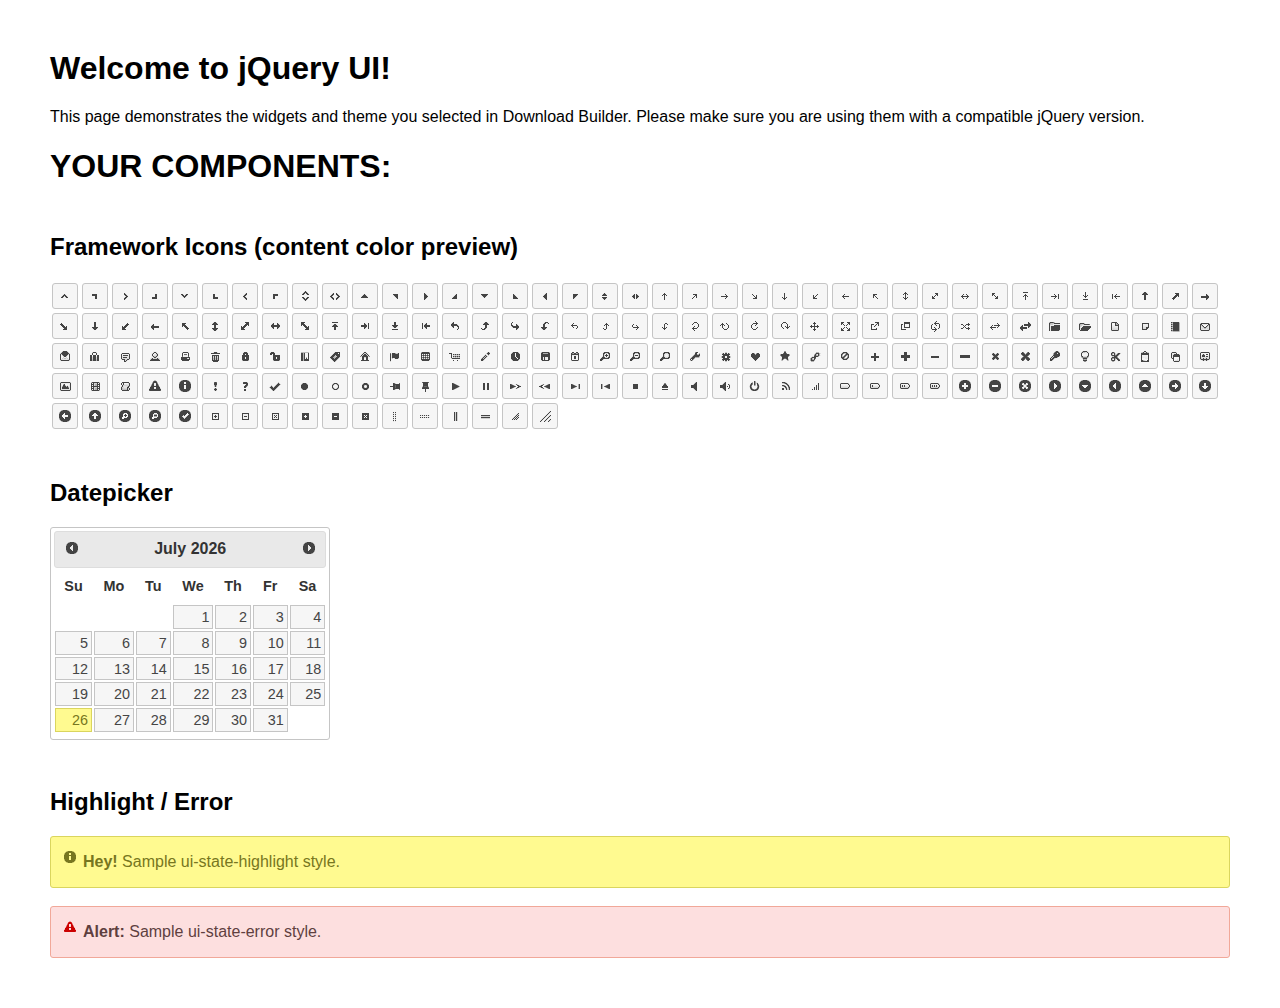
<file: Projects/drpro/plugins/jquery-datepicker/index.html>
<!doctype html>
<html lang="us">
<head>
	<meta charset="utf-8">
	<title>jQuery UI Example Page</title>
	<link href="jquery-ui.css" rel="stylesheet">
	<style>
	body{
		font-family: "Trebuchet MS", sans-serif;
		margin: 50px;
	}
	.demoHeaders {
		margin-top: 2em;
	}
	#dialog-link {
		padding: .4em 1em .4em 20px;
		text-decoration: none;
		position: relative;
	}
	#dialog-link span.ui-icon {
		margin: 0 5px 0 0;
		position: absolute;
		left: .2em;
		top: 50%;
		margin-top: -8px;
	}
	#icons {
		margin: 0;
		padding: 0;
	}
	#icons li {
		margin: 2px;
		position: relative;
		padding: 4px 0;
		cursor: pointer;
		float: left;
		list-style: none;
	}
	#icons span.ui-icon {
		float: left;
		margin: 0 4px;
	}
	.fakewindowcontain .ui-widget-overlay {
		position: absolute;
	}
	select {
		width: 200px;
	}
	</style>
</head>
<body>

<h1>Welcome to jQuery UI!</h1>

<div class="ui-widget">
	<p>This page demonstrates the widgets and theme you selected in Download Builder. Please make sure you are using them with a compatible jQuery version.</p>
</div>

<h1>YOUR COMPONENTS:</h1>
















<h2 class="demoHeaders">Framework Icons (content color preview)</h2>
<ul id="icons" class="ui-widget ui-helper-clearfix">
	<li class="ui-state-default ui-corner-all" title=".ui-icon-caret-1-n"><span class="ui-icon ui-icon-caret-1-n"></span></li>
	<li class="ui-state-default ui-corner-all" title=".ui-icon-caret-1-ne"><span class="ui-icon ui-icon-caret-1-ne"></span></li>
	<li class="ui-state-default ui-corner-all" title=".ui-icon-caret-1-e"><span class="ui-icon ui-icon-caret-1-e"></span></li>
	<li class="ui-state-default ui-corner-all" title=".ui-icon-caret-1-se"><span class="ui-icon ui-icon-caret-1-se"></span></li>
	<li class="ui-state-default ui-corner-all" title=".ui-icon-caret-1-s"><span class="ui-icon ui-icon-caret-1-s"></span></li>
	<li class="ui-state-default ui-corner-all" title=".ui-icon-caret-1-sw"><span class="ui-icon ui-icon-caret-1-sw"></span></li>
	<li class="ui-state-default ui-corner-all" title=".ui-icon-caret-1-w"><span class="ui-icon ui-icon-caret-1-w"></span></li>
	<li class="ui-state-default ui-corner-all" title=".ui-icon-caret-1-nw"><span class="ui-icon ui-icon-caret-1-nw"></span></li>
	<li class="ui-state-default ui-corner-all" title=".ui-icon-caret-2-n-s"><span class="ui-icon ui-icon-caret-2-n-s"></span></li>
	<li class="ui-state-default ui-corner-all" title=".ui-icon-caret-2-e-w"><span class="ui-icon ui-icon-caret-2-e-w"></span></li>
	<li class="ui-state-default ui-corner-all" title=".ui-icon-triangle-1-n"><span class="ui-icon ui-icon-triangle-1-n"></span></li>
	<li class="ui-state-default ui-corner-all" title=".ui-icon-triangle-1-ne"><span class="ui-icon ui-icon-triangle-1-ne"></span></li>
	<li class="ui-state-default ui-corner-all" title=".ui-icon-triangle-1-e"><span class="ui-icon ui-icon-triangle-1-e"></span></li>
	<li class="ui-state-default ui-corner-all" title=".ui-icon-triangle-1-se"><span class="ui-icon ui-icon-triangle-1-se"></span></li>
	<li class="ui-state-default ui-corner-all" title=".ui-icon-triangle-1-s"><span class="ui-icon ui-icon-triangle-1-s"></span></li>
	<li class="ui-state-default ui-corner-all" title=".ui-icon-triangle-1-sw"><span class="ui-icon ui-icon-triangle-1-sw"></span></li>
	<li class="ui-state-default ui-corner-all" title=".ui-icon-triangle-1-w"><span class="ui-icon ui-icon-triangle-1-w"></span></li>
	<li class="ui-state-default ui-corner-all" title=".ui-icon-triangle-1-nw"><span class="ui-icon ui-icon-triangle-1-nw"></span></li>
	<li class="ui-state-default ui-corner-all" title=".ui-icon-triangle-2-n-s"><span class="ui-icon ui-icon-triangle-2-n-s"></span></li>
	<li class="ui-state-default ui-corner-all" title=".ui-icon-triangle-2-e-w"><span class="ui-icon ui-icon-triangle-2-e-w"></span></li>
	<li class="ui-state-default ui-corner-all" title=".ui-icon-arrow-1-n"><span class="ui-icon ui-icon-arrow-1-n"></span></li>
	<li class="ui-state-default ui-corner-all" title=".ui-icon-arrow-1-ne"><span class="ui-icon ui-icon-arrow-1-ne"></span></li>
	<li class="ui-state-default ui-corner-all" title=".ui-icon-arrow-1-e"><span class="ui-icon ui-icon-arrow-1-e"></span></li>
	<li class="ui-state-default ui-corner-all" title=".ui-icon-arrow-1-se"><span class="ui-icon ui-icon-arrow-1-se"></span></li>
	<li class="ui-state-default ui-corner-all" title=".ui-icon-arrow-1-s"><span class="ui-icon ui-icon-arrow-1-s"></span></li>
	<li class="ui-state-default ui-corner-all" title=".ui-icon-arrow-1-sw"><span class="ui-icon ui-icon-arrow-1-sw"></span></li>
	<li class="ui-state-default ui-corner-all" title=".ui-icon-arrow-1-w"><span class="ui-icon ui-icon-arrow-1-w"></span></li>
	<li class="ui-state-default ui-corner-all" title=".ui-icon-arrow-1-nw"><span class="ui-icon ui-icon-arrow-1-nw"></span></li>
	<li class="ui-state-default ui-corner-all" title=".ui-icon-arrow-2-n-s"><span class="ui-icon ui-icon-arrow-2-n-s"></span></li>
	<li class="ui-state-default ui-corner-all" title=".ui-icon-arrow-2-ne-sw"><span class="ui-icon ui-icon-arrow-2-ne-sw"></span></li>
	<li class="ui-state-default ui-corner-all" title=".ui-icon-arrow-2-e-w"><span class="ui-icon ui-icon-arrow-2-e-w"></span></li>
	<li class="ui-state-default ui-corner-all" title=".ui-icon-arrow-2-se-nw"><span class="ui-icon ui-icon-arrow-2-se-nw"></span></li>
	<li class="ui-state-default ui-corner-all" title=".ui-icon-arrowstop-1-n"><span class="ui-icon ui-icon-arrowstop-1-n"></span></li>
	<li class="ui-state-default ui-corner-all" title=".ui-icon-arrowstop-1-e"><span class="ui-icon ui-icon-arrowstop-1-e"></span></li>
	<li class="ui-state-default ui-corner-all" title=".ui-icon-arrowstop-1-s"><span class="ui-icon ui-icon-arrowstop-1-s"></span></li>
	<li class="ui-state-default ui-corner-all" title=".ui-icon-arrowstop-1-w"><span class="ui-icon ui-icon-arrowstop-1-w"></span></li>
	<li class="ui-state-default ui-corner-all" title=".ui-icon-arrowthick-1-n"><span class="ui-icon ui-icon-arrowthick-1-n"></span></li>
	<li class="ui-state-default ui-corner-all" title=".ui-icon-arrowthick-1-ne"><span class="ui-icon ui-icon-arrowthick-1-ne"></span></li>
	<li class="ui-state-default ui-corner-all" title=".ui-icon-arrowthick-1-e"><span class="ui-icon ui-icon-arrowthick-1-e"></span></li>
	<li class="ui-state-default ui-corner-all" title=".ui-icon-arrowthick-1-se"><span class="ui-icon ui-icon-arrowthick-1-se"></span></li>
	<li class="ui-state-default ui-corner-all" title=".ui-icon-arrowthick-1-s"><span class="ui-icon ui-icon-arrowthick-1-s"></span></li>
	<li class="ui-state-default ui-corner-all" title=".ui-icon-arrowthick-1-sw"><span class="ui-icon ui-icon-arrowthick-1-sw"></span></li>
	<li class="ui-state-default ui-corner-all" title=".ui-icon-arrowthick-1-w"><span class="ui-icon ui-icon-arrowthick-1-w"></span></li>
	<li class="ui-state-default ui-corner-all" title=".ui-icon-arrowthick-1-nw"><span class="ui-icon ui-icon-arrowthick-1-nw"></span></li>
	<li class="ui-state-default ui-corner-all" title=".ui-icon-arrowthick-2-n-s"><span class="ui-icon ui-icon-arrowthick-2-n-s"></span></li>
	<li class="ui-state-default ui-corner-all" title=".ui-icon-arrowthick-2-ne-sw"><span class="ui-icon ui-icon-arrowthick-2-ne-sw"></span></li>
	<li class="ui-state-default ui-corner-all" title=".ui-icon-arrowthick-2-e-w"><span class="ui-icon ui-icon-arrowthick-2-e-w"></span></li>
	<li class="ui-state-default ui-corner-all" title=".ui-icon-arrowthick-2-se-nw"><span class="ui-icon ui-icon-arrowthick-2-se-nw"></span></li>
	<li class="ui-state-default ui-corner-all" title=".ui-icon-arrowthickstop-1-n"><span class="ui-icon ui-icon-arrowthickstop-1-n"></span></li>
	<li class="ui-state-default ui-corner-all" title=".ui-icon-arrowthickstop-1-e"><span class="ui-icon ui-icon-arrowthickstop-1-e"></span></li>
	<li class="ui-state-default ui-corner-all" title=".ui-icon-arrowthickstop-1-s"><span class="ui-icon ui-icon-arrowthickstop-1-s"></span></li>
	<li class="ui-state-default ui-corner-all" title=".ui-icon-arrowthickstop-1-w"><span class="ui-icon ui-icon-arrowthickstop-1-w"></span></li>
	<li class="ui-state-default ui-corner-all" title=".ui-icon-arrowreturnthick-1-w"><span class="ui-icon ui-icon-arrowreturnthick-1-w"></span></li>
	<li class="ui-state-default ui-corner-all" title=".ui-icon-arrowreturnthick-1-n"><span class="ui-icon ui-icon-arrowreturnthick-1-n"></span></li>
	<li class="ui-state-default ui-corner-all" title=".ui-icon-arrowreturnthick-1-e"><span class="ui-icon ui-icon-arrowreturnthick-1-e"></span></li>
	<li class="ui-state-default ui-corner-all" title=".ui-icon-arrowreturnthick-1-s"><span class="ui-icon ui-icon-arrowreturnthick-1-s"></span></li>
	<li class="ui-state-default ui-corner-all" title=".ui-icon-arrowreturn-1-w"><span class="ui-icon ui-icon-arrowreturn-1-w"></span></li>
	<li class="ui-state-default ui-corner-all" title=".ui-icon-arrowreturn-1-n"><span class="ui-icon ui-icon-arrowreturn-1-n"></span></li>
	<li class="ui-state-default ui-corner-all" title=".ui-icon-arrowreturn-1-e"><span class="ui-icon ui-icon-arrowreturn-1-e"></span></li>
	<li class="ui-state-default ui-corner-all" title=".ui-icon-arrowreturn-1-s"><span class="ui-icon ui-icon-arrowreturn-1-s"></span></li>
	<li class="ui-state-default ui-corner-all" title=".ui-icon-arrowrefresh-1-w"><span class="ui-icon ui-icon-arrowrefresh-1-w"></span></li>
	<li class="ui-state-default ui-corner-all" title=".ui-icon-arrowrefresh-1-n"><span class="ui-icon ui-icon-arrowrefresh-1-n"></span></li>
	<li class="ui-state-default ui-corner-all" title=".ui-icon-arrowrefresh-1-e"><span class="ui-icon ui-icon-arrowrefresh-1-e"></span></li>
	<li class="ui-state-default ui-corner-all" title=".ui-icon-arrowrefresh-1-s"><span class="ui-icon ui-icon-arrowrefresh-1-s"></span></li>
	<li class="ui-state-default ui-corner-all" title=".ui-icon-arrow-4"><span class="ui-icon ui-icon-arrow-4"></span></li>
	<li class="ui-state-default ui-corner-all" title=".ui-icon-arrow-4-diag"><span class="ui-icon ui-icon-arrow-4-diag"></span></li>
	<li class="ui-state-default ui-corner-all" title=".ui-icon-extlink"><span class="ui-icon ui-icon-extlink"></span></li>
	<li class="ui-state-default ui-corner-all" title=".ui-icon-newwin"><span class="ui-icon ui-icon-newwin"></span></li>
	<li class="ui-state-default ui-corner-all" title=".ui-icon-refresh"><span class="ui-icon ui-icon-refresh"></span></li>
	<li class="ui-state-default ui-corner-all" title=".ui-icon-shuffle"><span class="ui-icon ui-icon-shuffle"></span></li>
	<li class="ui-state-default ui-corner-all" title=".ui-icon-transfer-e-w"><span class="ui-icon ui-icon-transfer-e-w"></span></li>
	<li class="ui-state-default ui-corner-all" title=".ui-icon-transferthick-e-w"><span class="ui-icon ui-icon-transferthick-e-w"></span></li>
	<li class="ui-state-default ui-corner-all" title=".ui-icon-folder-collapsed"><span class="ui-icon ui-icon-folder-collapsed"></span></li>
	<li class="ui-state-default ui-corner-all" title=".ui-icon-folder-open"><span class="ui-icon ui-icon-folder-open"></span></li>
	<li class="ui-state-default ui-corner-all" title=".ui-icon-document"><span class="ui-icon ui-icon-document"></span></li>
	<li class="ui-state-default ui-corner-all" title=".ui-icon-document-b"><span class="ui-icon ui-icon-document-b"></span></li>
	<li class="ui-state-default ui-corner-all" title=".ui-icon-note"><span class="ui-icon ui-icon-note"></span></li>
	<li class="ui-state-default ui-corner-all" title=".ui-icon-mail-closed"><span class="ui-icon ui-icon-mail-closed"></span></li>
	<li class="ui-state-default ui-corner-all" title=".ui-icon-mail-open"><span class="ui-icon ui-icon-mail-open"></span></li>
	<li class="ui-state-default ui-corner-all" title=".ui-icon-suitcase"><span class="ui-icon ui-icon-suitcase"></span></li>
	<li class="ui-state-default ui-corner-all" title=".ui-icon-comment"><span class="ui-icon ui-icon-comment"></span></li>
	<li class="ui-state-default ui-corner-all" title=".ui-icon-person"><span class="ui-icon ui-icon-person"></span></li>
	<li class="ui-state-default ui-corner-all" title=".ui-icon-print"><span class="ui-icon ui-icon-print"></span></li>
	<li class="ui-state-default ui-corner-all" title=".ui-icon-trash"><span class="ui-icon ui-icon-trash"></span></li>
	<li class="ui-state-default ui-corner-all" title=".ui-icon-locked"><span class="ui-icon ui-icon-locked"></span></li>
	<li class="ui-state-default ui-corner-all" title=".ui-icon-unlocked"><span class="ui-icon ui-icon-unlocked"></span></li>
	<li class="ui-state-default ui-corner-all" title=".ui-icon-bookmark"><span class="ui-icon ui-icon-bookmark"></span></li>
	<li class="ui-state-default ui-corner-all" title=".ui-icon-tag"><span class="ui-icon ui-icon-tag"></span></li>
	<li class="ui-state-default ui-corner-all" title=".ui-icon-home"><span class="ui-icon ui-icon-home"></span></li>
	<li class="ui-state-default ui-corner-all" title=".ui-icon-flag"><span class="ui-icon ui-icon-flag"></span></li>
	<li class="ui-state-default ui-corner-all" title=".ui-icon-calculator"><span class="ui-icon ui-icon-calculator"></span></li>
	<li class="ui-state-default ui-corner-all" title=".ui-icon-cart"><span class="ui-icon ui-icon-cart"></span></li>
	<li class="ui-state-default ui-corner-all" title=".ui-icon-pencil"><span class="ui-icon ui-icon-pencil"></span></li>
	<li class="ui-state-default ui-corner-all" title=".ui-icon-clock"><span class="ui-icon ui-icon-clock"></span></li>
	<li class="ui-state-default ui-corner-all" title=".ui-icon-disk"><span class="ui-icon ui-icon-disk"></span></li>
	<li class="ui-state-default ui-corner-all" title=".ui-icon-calendar"><span class="ui-icon ui-icon-calendar"></span></li>
	<li class="ui-state-default ui-corner-all" title=".ui-icon-zoomin"><span class="ui-icon ui-icon-zoomin"></span></li>
	<li class="ui-state-default ui-corner-all" title=".ui-icon-zoomout"><span class="ui-icon ui-icon-zoomout"></span></li>
	<li class="ui-state-default ui-corner-all" title=".ui-icon-search"><span class="ui-icon ui-icon-search"></span></li>
	<li class="ui-state-default ui-corner-all" title=".ui-icon-wrench"><span class="ui-icon ui-icon-wrench"></span></li>
	<li class="ui-state-default ui-corner-all" title=".ui-icon-gear"><span class="ui-icon ui-icon-gear"></span></li>
	<li class="ui-state-default ui-corner-all" title=".ui-icon-heart"><span class="ui-icon ui-icon-heart"></span></li>
	<li class="ui-state-default ui-corner-all" title=".ui-icon-star"><span class="ui-icon ui-icon-star"></span></li>
	<li class="ui-state-default ui-corner-all" title=".ui-icon-link"><span class="ui-icon ui-icon-link"></span></li>
	<li class="ui-state-default ui-corner-all" title=".ui-icon-cancel"><span class="ui-icon ui-icon-cancel"></span></li>
	<li class="ui-state-default ui-corner-all" title=".ui-icon-plus"><span class="ui-icon ui-icon-plus"></span></li>
	<li class="ui-state-default ui-corner-all" title=".ui-icon-plusthick"><span class="ui-icon ui-icon-plusthick"></span></li>
	<li class="ui-state-default ui-corner-all" title=".ui-icon-minus"><span class="ui-icon ui-icon-minus"></span></li>
	<li class="ui-state-default ui-corner-all" title=".ui-icon-minusthick"><span class="ui-icon ui-icon-minusthick"></span></li>
	<li class="ui-state-default ui-corner-all" title=".ui-icon-close"><span class="ui-icon ui-icon-close"></span></li>
	<li class="ui-state-default ui-corner-all" title=".ui-icon-closethick"><span class="ui-icon ui-icon-closethick"></span></li>
	<li class="ui-state-default ui-corner-all" title=".ui-icon-key"><span class="ui-icon ui-icon-key"></span></li>
	<li class="ui-state-default ui-corner-all" title=".ui-icon-lightbulb"><span class="ui-icon ui-icon-lightbulb"></span></li>
	<li class="ui-state-default ui-corner-all" title=".ui-icon-scissors"><span class="ui-icon ui-icon-scissors"></span></li>
	<li class="ui-state-default ui-corner-all" title=".ui-icon-clipboard"><span class="ui-icon ui-icon-clipboard"></span></li>
	<li class="ui-state-default ui-corner-all" title=".ui-icon-copy"><span class="ui-icon ui-icon-copy"></span></li>
	<li class="ui-state-default ui-corner-all" title=".ui-icon-contact"><span class="ui-icon ui-icon-contact"></span></li>
	<li class="ui-state-default ui-corner-all" title=".ui-icon-image"><span class="ui-icon ui-icon-image"></span></li>
	<li class="ui-state-default ui-corner-all" title=".ui-icon-video"><span class="ui-icon ui-icon-video"></span></li>
	<li class="ui-state-default ui-corner-all" title=".ui-icon-script"><span class="ui-icon ui-icon-script"></span></li>
	<li class="ui-state-default ui-corner-all" title=".ui-icon-alert"><span class="ui-icon ui-icon-alert"></span></li>
	<li class="ui-state-default ui-corner-all" title=".ui-icon-info"><span class="ui-icon ui-icon-info"></span></li>
	<li class="ui-state-default ui-corner-all" title=".ui-icon-notice"><span class="ui-icon ui-icon-notice"></span></li>
	<li class="ui-state-default ui-corner-all" title=".ui-icon-help"><span class="ui-icon ui-icon-help"></span></li>
	<li class="ui-state-default ui-corner-all" title=".ui-icon-check"><span class="ui-icon ui-icon-check"></span></li>
	<li class="ui-state-default ui-corner-all" title=".ui-icon-bullet"><span class="ui-icon ui-icon-bullet"></span></li>
	<li class="ui-state-default ui-corner-all" title=".ui-icon-radio-off"><span class="ui-icon ui-icon-radio-off"></span></li>
	<li class="ui-state-default ui-corner-all" title=".ui-icon-radio-on"><span class="ui-icon ui-icon-radio-on"></span></li>
	<li class="ui-state-default ui-corner-all" title=".ui-icon-pin-w"><span class="ui-icon ui-icon-pin-w"></span></li>
	<li class="ui-state-default ui-corner-all" title=".ui-icon-pin-s"><span class="ui-icon ui-icon-pin-s"></span></li>
	<li class="ui-state-default ui-corner-all" title=".ui-icon-play"><span class="ui-icon ui-icon-play"></span></li>
	<li class="ui-state-default ui-corner-all" title=".ui-icon-pause"><span class="ui-icon ui-icon-pause"></span></li>
	<li class="ui-state-default ui-corner-all" title=".ui-icon-seek-next"><span class="ui-icon ui-icon-seek-next"></span></li>
	<li class="ui-state-default ui-corner-all" title=".ui-icon-seek-prev"><span class="ui-icon ui-icon-seek-prev"></span></li>
	<li class="ui-state-default ui-corner-all" title=".ui-icon-seek-end"><span class="ui-icon ui-icon-seek-end"></span></li>
	<li class="ui-state-default ui-corner-all" title=".ui-icon-seek-first"><span class="ui-icon ui-icon-seek-first"></span></li>
	<li class="ui-state-default ui-corner-all" title=".ui-icon-stop"><span class="ui-icon ui-icon-stop"></span></li>
	<li class="ui-state-default ui-corner-all" title=".ui-icon-eject"><span class="ui-icon ui-icon-eject"></span></li>
	<li class="ui-state-default ui-corner-all" title=".ui-icon-volume-off"><span class="ui-icon ui-icon-volume-off"></span></li>
	<li class="ui-state-default ui-corner-all" title=".ui-icon-volume-on"><span class="ui-icon ui-icon-volume-on"></span></li>
	<li class="ui-state-default ui-corner-all" title=".ui-icon-power"><span class="ui-icon ui-icon-power"></span></li>
	<li class="ui-state-default ui-corner-all" title=".ui-icon-signal-diag"><span class="ui-icon ui-icon-signal-diag"></span></li>
	<li class="ui-state-default ui-corner-all" title=".ui-icon-signal"><span class="ui-icon ui-icon-signal"></span></li>
	<li class="ui-state-default ui-corner-all" title=".ui-icon-battery-0"><span class="ui-icon ui-icon-battery-0"></span></li>
	<li class="ui-state-default ui-corner-all" title=".ui-icon-battery-1"><span class="ui-icon ui-icon-battery-1"></span></li>
	<li class="ui-state-default ui-corner-all" title=".ui-icon-battery-2"><span class="ui-icon ui-icon-battery-2"></span></li>
	<li class="ui-state-default ui-corner-all" title=".ui-icon-battery-3"><span class="ui-icon ui-icon-battery-3"></span></li>
	<li class="ui-state-default ui-corner-all" title=".ui-icon-circle-plus"><span class="ui-icon ui-icon-circle-plus"></span></li>
	<li class="ui-state-default ui-corner-all" title=".ui-icon-circle-minus"><span class="ui-icon ui-icon-circle-minus"></span></li>
	<li class="ui-state-default ui-corner-all" title=".ui-icon-circle-close"><span class="ui-icon ui-icon-circle-close"></span></li>
	<li class="ui-state-default ui-corner-all" title=".ui-icon-circle-triangle-e"><span class="ui-icon ui-icon-circle-triangle-e"></span></li>
	<li class="ui-state-default ui-corner-all" title=".ui-icon-circle-triangle-s"><span class="ui-icon ui-icon-circle-triangle-s"></span></li>
	<li class="ui-state-default ui-corner-all" title=".ui-icon-circle-triangle-w"><span class="ui-icon ui-icon-circle-triangle-w"></span></li>
	<li class="ui-state-default ui-corner-all" title=".ui-icon-circle-triangle-n"><span class="ui-icon ui-icon-circle-triangle-n"></span></li>
	<li class="ui-state-default ui-corner-all" title=".ui-icon-circle-arrow-e"><span class="ui-icon ui-icon-circle-arrow-e"></span></li>
	<li class="ui-state-default ui-corner-all" title=".ui-icon-circle-arrow-s"><span class="ui-icon ui-icon-circle-arrow-s"></span></li>
	<li class="ui-state-default ui-corner-all" title=".ui-icon-circle-arrow-w"><span class="ui-icon ui-icon-circle-arrow-w"></span></li>
	<li class="ui-state-default ui-corner-all" title=".ui-icon-circle-arrow-n"><span class="ui-icon ui-icon-circle-arrow-n"></span></li>
	<li class="ui-state-default ui-corner-all" title=".ui-icon-circle-zoomin"><span class="ui-icon ui-icon-circle-zoomin"></span></li>
	<li class="ui-state-default ui-corner-all" title=".ui-icon-circle-zoomout"><span class="ui-icon ui-icon-circle-zoomout"></span></li>
	<li class="ui-state-default ui-corner-all" title=".ui-icon-circle-check"><span class="ui-icon ui-icon-circle-check"></span></li>
	<li class="ui-state-default ui-corner-all" title=".ui-icon-circlesmall-plus"><span class="ui-icon ui-icon-circlesmall-plus"></span></li>
	<li class="ui-state-default ui-corner-all" title=".ui-icon-circlesmall-minus"><span class="ui-icon ui-icon-circlesmall-minus"></span></li>
	<li class="ui-state-default ui-corner-all" title=".ui-icon-circlesmall-close"><span class="ui-icon ui-icon-circlesmall-close"></span></li>
	<li class="ui-state-default ui-corner-all" title=".ui-icon-squaresmall-plus"><span class="ui-icon ui-icon-squaresmall-plus"></span></li>
	<li class="ui-state-default ui-corner-all" title=".ui-icon-squaresmall-minus"><span class="ui-icon ui-icon-squaresmall-minus"></span></li>
	<li class="ui-state-default ui-corner-all" title=".ui-icon-squaresmall-close"><span class="ui-icon ui-icon-squaresmall-close"></span></li>
	<li class="ui-state-default ui-corner-all" title=".ui-icon-grip-dotted-vertical"><span class="ui-icon ui-icon-grip-dotted-vertical"></span></li>
	<li class="ui-state-default ui-corner-all" title=".ui-icon-grip-dotted-horizontal"><span class="ui-icon ui-icon-grip-dotted-horizontal"></span></li>
	<li class="ui-state-default ui-corner-all" title=".ui-icon-grip-solid-vertical"><span class="ui-icon ui-icon-grip-solid-vertical"></span></li>
	<li class="ui-state-default ui-corner-all" title=".ui-icon-grip-solid-horizontal"><span class="ui-icon ui-icon-grip-solid-horizontal"></span></li>
	<li class="ui-state-default ui-corner-all" title=".ui-icon-gripsmall-diagonal-se"><span class="ui-icon ui-icon-gripsmall-diagonal-se"></span></li>
	<li class="ui-state-default ui-corner-all" title=".ui-icon-grip-diagonal-se"><span class="ui-icon ui-icon-grip-diagonal-se"></span></li>
</ul>




<!-- Datepicker -->
<h2 class="demoHeaders">Datepicker</h2>
<div id="datepicker"></div>












<!-- Highlight / Error -->
<h2 class="demoHeaders">Highlight / Error</h2>
<div class="ui-widget">
	<div class="ui-state-highlight ui-corner-all" style="margin-top: 20px; padding: 0 .7em;">
		<p><span class="ui-icon ui-icon-info" style="float: left; margin-right: .3em;"></span>
		<strong>Hey!</strong> Sample ui-state-highlight style.</p>
	</div>
</div>
<br>
<div class="ui-widget">
	<div class="ui-state-error ui-corner-all" style="padding: 0 .7em;">
		<p><span class="ui-icon ui-icon-alert" style="float: left; margin-right: .3em;"></span>
		<strong>Alert:</strong> Sample ui-state-error style.</p>
	</div>
</div>

<script src="external/jquery/jquery.js"></script>
<script src="jquery-ui.js"></script>
<script>















$( "#datepicker" ).datepicker({
	inline: true
});














// Hover states on the static widgets
$( "#dialog-link, #icons li" ).hover(
	function() {
		$( this ).addClass( "ui-state-hover" );
	},
	function() {
		$( this ).removeClass( "ui-state-hover" );
	}
);
</script>
</body>
</html>
</file>
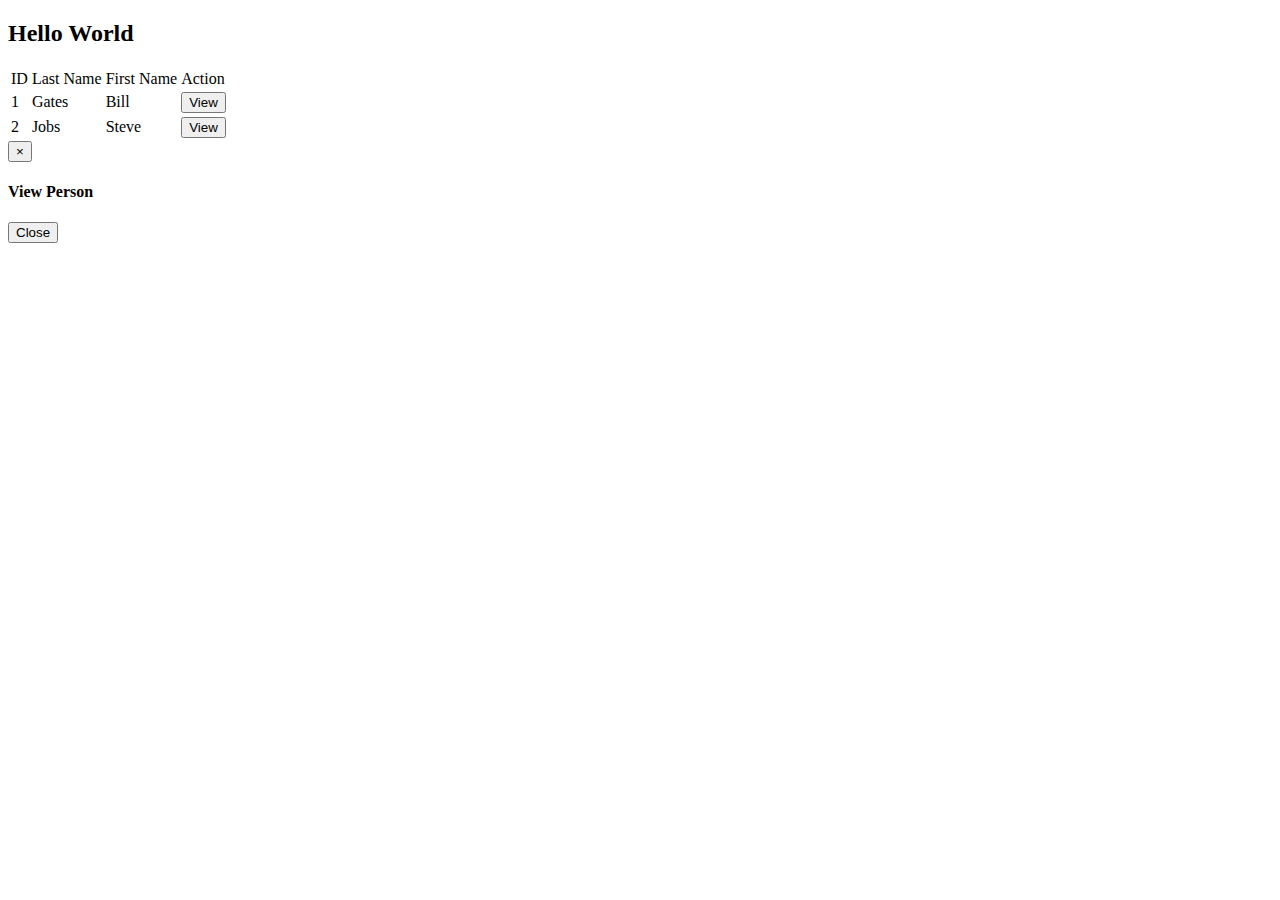
<file: try.html>
<!DOCTYPE html>
<html lang="en">
	<head>
		<meta charset="utf-8">
		<meta http-equiv="X-UA-Compatible" content="IE=edge">
		<meta name="viewport" content="width=device-width, initial-scale=1">
		<title>Bootstrap 101 Template</title>

		<!-- Bootstrap -->
		<link rel="stylesheet" href="https://maxcdn.bootstrapcdn.com/bootstrap/3.3.6/css/bootstrap.min.css"  integrity="sha384-1q8mTJOASx8j1Au+a5WDVnPi2lkFfwwEAa8hDDdjZlpLegxhjVME1fgjWPGmkzs7" crossorigin="anonymous">


		<!-- HTML5 shim and Respond.js for IE8 support of HTML5 elements and media queries -->
		<!-- WARNING: Respond.js doesn't work if you view the page via file:// -->
		<!--[if lt IE 9]>
		  <script src="https://oss.maxcdn.com/html5shiv/3.7.2/html5shiv.min.js"></script>
		  <script src="https://oss.maxcdn.com/respond/1.4.2/respond.min.js"></script>
		<![endif]-->
	</head>
	<body>
		<div class="container">	
			<div class="row">
				<div class="col-sm-8 col-sm-offset-2">
				<h2>Hello World</h2>
					<table class="table table-condensed">
						<thead>
							<tr>
								<td>ID</td>
								<td>Last Name</td>
								<td>First Name</td>
								<td>Action</td>
							</tr>
						</thead>
						<tbody>
							<tr>
								<td>1</td>
								<td>Gates</td>
								<td>Bill</td>
								<td>
									<button type="button" data-id="1" class="btn btn-default btn-view" data-toggle="modal" data-target="#myModal">View</button>
								</td>
							</tr>
							<tr>
								<td>2</td>
								<td>Jobs</td>
								<td>Steve</td>
								<td>
									<button type="button" data-id="2" class="btn btn-default btn-view" data-toggle="modal" data-target="#myModal">View</button>
								</td>
							</tr>
						</tbody>
					</table>
					<!-- Modal -->
					<div class="modal fade" id="myModal" tabindex="-1" role="dialog" aria-labelledby="myModalLabel">
						<div class="modal-dialog" role="document">
							<div class="modal-content">
								<div class="modal-header">
									<button type="button" class="close" data-dismiss="modal" aria-label="Close"><span aria-hidden="true">&times;</span></button>
									<h4 class="modal-title" id="myModalLabel">View Person</h4>
								</div>
								<div id="personDetails" class="modal-body">
							
								</div>
								<div class="modal-footer">
									<button type="button" class="btn btn-default" data-dismiss="modal">Close</button>
								</div>
							</div>
						</div>
					</div>
				</div>
			</div>
		</div>

    <!-- jQuery (necessary for Bootstrap's JavaScript plugins) -->
    <script src="https://ajax.googleapis.com/ajax/libs/jquery/1.11.3/jquery.min.js"></script>
    <!-- Include all compiled plugins (below), or include individual files as needed -->
    <script src="https://maxcdn.bootstrapcdn.com/bootstrap/3.3.6/js/bootstrap.min.js" integrity="sha384-0mSbJDEHialfmuBBQP6A4Qrprq5OVfW37PRR3j5ELqxss1yVqOtnepnHVP9aJ7xS" crossorigin="anonymous"></script>
	  <script>
  	$(document).ready(function(){
  		$("#myModal").modal({
  			keyboard: true,
  			backdrop: "static",
  			show: false,
  
  		}).on("show.bs.modal", function(event){
  		  var button = $(event.relatedTarget); // button the triggered modal
  			var personId = button.data("id"); //data-id of button which is equal to id (primary key) of person
  			/* 
  			Although below is working to get and display values for id (personId), 
  			it is recommended that they be fetched via ajax ($.ajax()) that queries data 
  			from database based on personId
  			*/
  			var lastName = $(event.relatedTarget).closest("tr").find("td:eq(1)").text(); 
  			var firstName = $(event.relatedTarget).closest("tr").find("td:eq(2)").text(); 
  			
  			//displays values to modal
  			$(this).find("#personDetails").html($("<b>ID: " + personId + "<br>Last Name: " + lastName + "<br>First Name: " + firstName + "</b>"))
  		});
  	});
  	</script>
  </body>
</html>
</file>
<file: Projects/bulkapp/vendors/linericon/style.css>
@font-face {
	font-family: 'Linearicons-Free';
	src:url('fonts/Linearicons-Free.eot?w118d');
	src:url('fonts/Linearicons-Free.eot?#iefixw118d') format('embedded-opentype'),
		url('fonts/Linearicons-Free.woff2?w118d') format('woff2'),
		url('fonts/Linearicons-Free.woff?w118d') format('woff'),
		url('fonts/Linearicons-Free.ttf?w118d') format('truetype'),
		url('fonts/Linearicons-Free.svg?w118d#Linearicons-Free') format('svg');
	font-weight: normal;
	font-style: normal;
}

.lnr {
	font-family: 'Linearicons-Free';
	speak: none;
	font-style: normal;
	font-weight: normal;
	font-variant: normal;
	text-transform: none;
	line-height: 1;

	/* Better Font Rendering =========== */
	-webkit-font-smoothing: antialiased;
	-moz-osx-font-smoothing: grayscale;
}

.lnr-home:before {
	content: "\e800";
}
.lnr-apartment:before {
	content: "\e801";
}
.lnr-pencil:before {
	content: "\e802";
}
.lnr-magic-wand:before {
	content: "\e803";
}
.lnr-drop:before {
	content: "\e804";
}
.lnr-lighter:before {
	content: "\e805";
}
.lnr-poop:before {
	content: "\e806";
}
.lnr-sun:before {
	content: "\e807";
}
.lnr-moon:before {
	content: "\e808";
}
.lnr-cloud:before {
	content: "\e809";
}
.lnr-cloud-upload:before {
	content: "\e80a";
}
.lnr-cloud-download:before {
	content: "\e80b";
}
.lnr-cloud-sync:before {
	content: "\e80c";
}
.lnr-cloud-check:before {
	content: "\e80d";
}
.lnr-database:before {
	content: "\e80e";
}
.lnr-lock:before {
	content: "\e80f";
}
.lnr-cog:before {
	content: "\e810";
}
.lnr-trash:before {
	content: "\e811";
}
.lnr-dice:before {
	content: "\e812";
}
.lnr-heart:before {
	content: "\e813";
}
.lnr-star:before {
	content: "\e814";
}
.lnr-star-half:before {
	content: "\e815";
}
.lnr-star-empty:before {
	content: "\e816";
}
.lnr-flag:before {
	content: "\e817";
}
.lnr-envelope:before {
	content: "\e818";
}
.lnr-paperclip:before {
	content: "\e819";
}
.lnr-inbox:before {
	content: "\e81a";
}
.lnr-eye:before {
	content: "\e81b";
}
.lnr-printer:before {
	content: "\e81c";
}
.lnr-file-empty:before {
	content: "\e81d";
}
.lnr-file-add:before {
	content: "\e81e";
}
.lnr-enter:before {
	content: "\e81f";
}
.lnr-exit:before {
	content: "\e820";
}
.lnr-graduation-hat:before {
	content: "\e821";
}
.lnr-license:before {
	content: "\e822";
}
.lnr-music-note:before {
	content: "\e823";
}
.lnr-film-play:before {
	content: "\e824";
}
.lnr-camera-video:before {
	content: "\e825";
}
.lnr-camera:before {
	content: "\e826";
}
.lnr-picture:before {
	content: "\e827";
}
.lnr-book:before {
	content: "\e828";
}
.lnr-bookmark:before {
	content: "\e829";
}
.lnr-user:before {
	content: "\e82a";
}
.lnr-users:before {
	content: "\e82b";
}
.lnr-shirt:before {
	content: "\e82c";
}
.lnr-store:before {
	content: "\e82d";
}
.lnr-cart:before {
	content: "\e82e";
}
.lnr-tag:before {
	content: "\e82f";
}
.lnr-phone-handset:before {
	content: "\e830";
}
.lnr-phone:before {
	content: "\e831";
}
.lnr-pushpin:before {
	content: "\e832";
}
.lnr-map-marker:before {
	content: "\e833";
}
.lnr-map:before {
	content: "\e834";
}
.lnr-location:before {
	content: "\e835";
}
.lnr-calendar-full:before {
	content: "\e836";
}
.lnr-keyboard:before {
	content: "\e837";
}
.lnr-spell-check:before {
	content: "\e838";
}
.lnr-screen:before {
	content: "\e839";
}
.lnr-smartphone:before {
	content: "\e83a";
}
.lnr-tablet:before {
	content: "\e83b";
}
.lnr-laptop:before {
	content: "\e83c";
}
.lnr-laptop-phone:before {
	content: "\e83d";
}
.lnr-power-switch:before {
	content: "\e83e";
}
.lnr-bubble:before {
	content: "\e83f";
}
.lnr-heart-pulse:before {
	content: "\e840";
}
.lnr-construction:before {
	content: "\e841";
}
.lnr-pie-chart:before {
	content: "\e842";
}
.lnr-chart-bars:before {
	content: "\e843";
}
.lnr-gift:before {
	content: "\e844";
}
.lnr-diamond:before {
	content: "\e845";
}
.lnr-linearicons:before {
	content: "\e846";
}
.lnr-dinner:before {
	content: "\e847";
}
.lnr-coffee-cup:before {
	content: "\e848";
}
.lnr-leaf:before {
	content: "\e849";
}
.lnr-paw:before {
	content: "\e84a";
}
.lnr-rocket:before {
	content: "\e84b";
}
.lnr-briefcase:before {
	content: "\e84c";
}
.lnr-bus:before {
	content: "\e84d";
}
.lnr-car:before {
	content: "\e84e";
}
.lnr-train:before {
	content: "\e84f";
}
.lnr-bicycle:before {
	content: "\e850";
}
.lnr-wheelchair:before {
	content: "\e851";
}
.lnr-select:before {
	content: "\e852";
}
.lnr-earth:before {
	content: "\e853";
}
.lnr-smile:before {
	content: "\e854";
}
.lnr-sad:before {
	content: "\e855";
}
.lnr-neutral:before {
	content: "\e856";
}
.lnr-mustache:before {
	content: "\e857";
}
.lnr-alarm:before {
	content: "\e858";
}
.lnr-bullhorn:before {
	content: "\e859";
}
.lnr-volume-high:before {
	content: "\e85a";
}
.lnr-volume-medium:before {
	content: "\e85b";
}
.lnr-volume-low:before {
	content: "\e85c";
}
.lnr-volume:before {
	content: "\e85d";
}
.lnr-mic:before {
	content: "\e85e";
}
.lnr-hourglass:before {
	content: "\e85f";
}
.lnr-undo:before {
	content: "\e860";
}
.lnr-redo:before {
	content: "\e861";
}
.lnr-sync:before {
	content: "\e862";
}
.lnr-history:before {
	content: "\e863";
}
.lnr-clock:before {
	content: "\e864";
}
.lnr-download:before {
	content: "\e865";
}
.lnr-upload:before {
	content: "\e866";
}
.lnr-enter-down:before {
	content: "\e867";
}
.lnr-exit-up:before {
	content: "\e868";
}
.lnr-bug:before {
	content: "\e869";
}
.lnr-code:before {
	content: "\e86a";
}
.lnr-link:before {
	content: "\e86b";
}
.lnr-unlink:before {
	content: "\e86c";
}
.lnr-thumbs-up:before {
	content: "\e86d";
}
.lnr-thumbs-down:before {
	content: "\e86e";
}
.lnr-magnifier:before {
	content: "\e86f";
}
.lnr-cross:before {
	content: "\e870";
}
.lnr-menu:before {
	content: "\e871";
}
.lnr-list:before {
	content: "\e872";
}
.lnr-chevron-up:before {
	content: "\e873";
}
.lnr-chevron-down:before {
	content: "\e874";
}
.lnr-chevron-left:before {
	content: "\e875";
}
.lnr-chevron-right:before {
	content: "\e876";
}
.lnr-arrow-up:before {
	content: "\e877";
}
.lnr-arrow-down:before {
	content: "\e878";
}
.lnr-arrow-left:before {
	content: "\e879";
}
.lnr-arrow-right:before {
	content: "\e87a";
}
.lnr-move:before {
	content: "\e87b";
}
.lnr-warning:before {
	content: "\e87c";
}
.lnr-question-circle:before {
	content: "\e87d";
}
.lnr-menu-circle:before {
	content: "\e87e";
}
.lnr-checkmark-circle:before {
	content: "\e87f";
}
.lnr-cross-circle:before {
	content: "\e880";
}
.lnr-plus-circle:before {
	content: "\e881";
}
.lnr-circle-minus:before {
	content: "\e882";
}
.lnr-arrow-up-circle:before {
	content: "\e883";
}
.lnr-arrow-down-circle:before {
	content: "\e884";
}
.lnr-arrow-left-circle:before {
	content: "\e885";
}
.lnr-arrow-right-circle:before {
	content: "\e886";
}
.lnr-chevron-up-circle:before {
	content: "\e887";
}
.lnr-chevron-down-circle:before {
	content: "\e888";
}
.lnr-chevron-left-circle:before {
	content: "\e889";
}
.lnr-chevron-right-circle:before {
	content: "\e88a";
}
.lnr-crop:before {
	content: "\e88b";
}
.lnr-frame-expand:before {
	content: "\e88c";
}
.lnr-frame-contract:before {
	content: "\e88d";
}
.lnr-layers:before {
	content: "\e88e";
}
.lnr-funnel:before {
	content: "\e88f";
}
.lnr-text-format:before {
	content: "\e890";
}
.lnr-text-format-remove:before {
	content: "\e891";
}
.lnr-text-size:before {
	content: "\e892";
}
.lnr-bold:before {
	content: "\e893";
}
.lnr-italic:before {
	content: "\e894";
}
.lnr-underline:before {
	content: "\e895";
}
.lnr-strikethrough:before {
	content: "\e896";
}
.lnr-highlight:before {
	content: "\e897";
}
.lnr-text-align-left:before {
	content: "\e898";
}
.lnr-text-align-center:before {
	content: "\e899";
}
.lnr-text-align-right:before {
	content: "\e89a";
}
.lnr-text-align-justify:before {
	content: "\e89b";
}
.lnr-line-spacing:before {
	content: "\e89c";
}
.lnr-indent-increase:before {
	content: "\e89d";
}
.lnr-indent-decrease:before {
	content: "\e89e";
}
.lnr-pilcrow:before {
	content: "\e89f";
}
.lnr-direction-ltr:before {
	content: "\e8a0";
}
.lnr-direction-rtl:before {
	content: "\e8a1";
}
.lnr-page-break:before {
	content: "\e8a2";
}
.lnr-sort-alpha-asc:before {
	content: "\e8a3";
}
.lnr-sort-amount-asc:before {
	content: "\e8a4";
}
.lnr-hand:before {
	content: "\e8a5";
}
.lnr-pointer-up:before {
	content: "\e8a6";
}
.lnr-pointer-right:before {
	content: "\e8a7";
}
.lnr-pointer-down:before {
	content: "\e8a8";
}
.lnr-pointer-left:before {
	content: "\e8a9";
}
</file>
<file: Projects/bulkapp/vendors/nice-select/css/nice-select.css>
.nice-select {
  -webkit-tap-highlight-color: transparent;
  background-color: #fff;
  border-radius: 5px;
  border: solid 1px #e8e8e8;
  box-sizing: border-box;
  clear: both;
  cursor: pointer;
  display: block;
  float: left;
  font-family: inherit;
  font-size: 14px;
  font-weight: normal;
  height: 42px;
  line-height: 40px;
  outline: none;
  padding-left: 18px;
  padding-right: 30px;
  position: relative;
  text-align: left !important;
  -webkit-transition: all 0.2s ease-in-out;
  transition: all 0.2s ease-in-out;
  -webkit-user-select: none;
     -moz-user-select: none;
      -ms-user-select: none;
          user-select: none;
  white-space: nowrap;
  width: auto; }
  .nice-select:hover {
    border-color: #dbdbdb; }
  .nice-select:active, .nice-select.open, .nice-select:focus {
    border-color: #999; }
  .nice-select:after {
    border-bottom: 2px solid #999;
    border-right: 2px solid #999;
    content: '';
    display: block;
    height: 5px;
    margin-top: -4px;
    pointer-events: none;
    position: absolute;
    right: 12px;
    top: 50%;
    -webkit-transform-origin: 66% 66%;
        -ms-transform-origin: 66% 66%;
            transform-origin: 66% 66%;
    -webkit-transform: rotate(45deg);
        -ms-transform: rotate(45deg);
            transform: rotate(45deg);
    -webkit-transition: all 0.15s ease-in-out;
    transition: all 0.15s ease-in-out;
    width: 5px; }
  .nice-select.open:after {
    -webkit-transform: rotate(-135deg);
        -ms-transform: rotate(-135deg);
            transform: rotate(-135deg); }
  .nice-select.open .list {
    opacity: 1;
    pointer-events: auto;
    -webkit-transform: scale(1) translateY(0);
        -ms-transform: scale(1) translateY(0);
            transform: scale(1) translateY(0); }
  .nice-select.disabled {
    border-color: #ededed;
    color: #999;
    pointer-events: none; }
    .nice-select.disabled:after {
      border-color: #cccccc; }
  .nice-select.wide {
    width: 100%; }
    .nice-select.wide .list {
      left: 0 !important;
      right: 0 !important; }
  .nice-select.right {
    float: right; }
    .nice-select.right .list {
      left: auto;
      right: 0; }
  .nice-select.small {
    font-size: 12px;
    height: 36px;
    line-height: 34px; }
    .nice-select.small:after {
      height: 4px;
      width: 4px; }
    .nice-select.small .option {
      line-height: 34px;
      min-height: 34px; }
  .nice-select .list {
    background-color: #fff;
    border-radius: 5px;
    box-shadow: 0 0 0 1px rgba(68, 68, 68, 0.11);
    box-sizing: border-box;
    margin-top: 4px;
    opacity: 0;
    overflow: hidden;
    padding: 0;
    pointer-events: none;
    position: absolute;
    top: 100%;
    left: 0;
    -webkit-transform-origin: 50% 0;
        -ms-transform-origin: 50% 0;
            transform-origin: 50% 0;
    -webkit-transform: scale(0.75) translateY(-21px);
        -ms-transform: scale(0.75) translateY(-21px);
            transform: scale(0.75) translateY(-21px);
    -webkit-transition: all 0.2s cubic-bezier(0.5, 0, 0, 1.25), opacity 0.15s ease-out;
    transition: all 0.2s cubic-bezier(0.5, 0, 0, 1.25), opacity 0.15s ease-out;
    z-index: 9; }
    .nice-select .list:hover .option:not(:hover) {
      background-color: transparent !important; }
  .nice-select .option {
    cursor: pointer;
    font-weight: 400;
    line-height: 40px;
    list-style: none;
    min-height: 40px;
    outline: none;
    padding-left: 18px;
    padding-right: 29px;
    text-align: left;
    -webkit-transition: all 0.2s;
    transition: all 0.2s; }
    .nice-select .option:hover, .nice-select .option.focus, .nice-select .option.selected.focus {
      background-color: #f6f6f6; }
    .nice-select .option.selected {
      font-weight: bold; }
    .nice-select .option.disabled {
      background-color: transparent;
      color: #999;
      cursor: default; }

.no-csspointerevents .nice-select .list {
  display: none; }

.no-csspointerevents .nice-select.open .list {
  display: block; }
</file>
<file: Projects/bulkapp/css/style.css>
/*----------------------------------------------------
@File: Default Styles
@Author: Rocky Ahmed
@URL: http://wethemez.com
Author E-mail: rockybd1995@gmail.com

This file contains the styling for the actual theme, this
is the file you need to edit to change the look of the
theme.
---------------------------------------------------- */
/*=====================================================================
@Template Name: HostHub Construction 
@Author: Rocky Ahmed
@Developed By: Rocky Ahmed
@Developer URL: http://rocky.wethemez.com
Author E-mail: rockybd1995@gmail.com

@Default Styles

Table of Content:
01/ Variables
02/ predefin
03/ header
04/ button
05/ banner
06/ breadcrumb
07/ about
08/ team
09/ project 
10/ price 
11/ team 
12/ blog 
13/ video  
14/ features  
15/ career  
16/ contact 
17/ footer

=====================================================================*/
/*----------------------------------------------------*/
/*font Variables*/
/*Color Variables*/
/*=================== fonts ====================*/
@import url("https://fonts.googleapis.com/css?family=Open+Sans:400,600,700|Roboto:300,300i,400,500,700");
/*---------------------------------------------------- */
/*----------------------------------------------------*/
.list {
  list-style: none;
  margin: 0px;
  padding: 0px;
}

a {
  text-decoration: none;
  -webkit-transition: all 0.3s ease-in-out;
  -o-transition: all 0.3s ease-in-out;
  transition: all 0.3s ease-in-out;
}

a:hover, a:focus {
  text-decoration: none;
  outline: none;
}

.row.m0 {
  margin: 0px;
}

body {
  line-height: 24px;
  font-size: 14px;
  font-family: "Roboto", sans-serif;
  font-weight: normal;
  color: #777777;
}

h1, h2, h3, h4, h5, h6 {
  font-family: "Open Sans", sans-serif;
  font-weight: 600;
}

button:focus {
  outline: none;
  -webkit-box-shadow: none;
  box-shadow: none;
}

.p_120 {
  padding-top: 120px;
  padding-bottom: 120px;
}

.pad_top {
  padding-top: 120px;
}

.mt-25 {
  margin-top: 25px;
}

.p0 {
  padding-left: 0px;
  padding-right: 0px;
}

@media (min-width: 1200px) {
  .container {
    max-width: 1170px;
  }
}

@media (min-width: 1620px) {
  .box_1620 {
    max-width: 1650px;
    margin: auto;
  }
}

/* Main Title Area css
============================================================================================ */
.main_title {
  text-align: center;
  margin-bottom: 75px;
}

.main_title h2 {
  font-family: "Open Sans", sans-serif;
  font-size: 36px;
  color: #222222;
  font-weight: 600;
  margin-bottom: 15px;
}

.main_title p {
  font-size: 14px;
  font-family: "Roboto", sans-serif;
  line-height: 24px;
  color: #777777;
  margin-bottom: 0px;
  max-width: 570px;
  font-weight: normal;
  margin: auto;
}

.main_title.white h2 {
  color: #fff;
}

.main_title.white p {
  color: #fff;
  opacity: .6;
}

/* End Main Title Area css
============================================================================================ */
/*---------------------------------------------------- */
/*----------------------------------------------------*/
.header_area {
  position: absolute;
  width: 100%;
  top: 0;
  left: 0;
  z-index: 99;
  -webkit-transition: background 0.4s, all 0.3s linear;
  -o-transition: background 0.4s, all 0.3s linear;
  transition: background 0.4s, all 0.3s linear;
}

.header_area .navbar {
  background: transparent;
  padding: 0px;
  border: 0px;
  border-radius: 0px;
}

.header_area .navbar .nav .nav-item {
  margin-right: 45px;
}

.header_area .navbar .nav .nav-item .nav-link {
  font: 600 12px/100px "Open Sans", sans-serif;
  text-transform: uppercase;
  color: #fff;
  padding: 0px;
  display: inline-block;
}

.header_area .navbar .nav .nav-item .nav-link:after {
  display: none;
}

.header_area .navbar .nav .nav-item.submenu {
  position: relative;
}

.header_area .navbar .nav .nav-item.submenu ul {
  border: none;
  padding: 0px;
  border-radius: 0px;
  -webkit-box-shadow: none;
  box-shadow: none;
  margin: 0px;
  background: #fff;
}

@media (min-width: 992px) {
  .header_area .navbar .nav .nav-item.submenu ul {
    position: absolute;
    top: 120%;
    left: 0px;
    min-width: 200px;
    text-align: left;
    opacity: 0;
    -webkit-transition: all 300ms ease-in;
    -o-transition: all 300ms ease-in;
    transition: all 300ms ease-in;
    visibility: hidden;
    display: block;
    border: none;
    padding: 0px;
    border-radius: 0px;
    -webkit-box-shadow: 0px 10px 30px 0px rgba(115, 73, 251, 0.3);
    box-shadow: 0px 10px 30px 0px rgba(115, 73, 251, 0.3);
  }
}

.header_area .navbar .nav .nav-item.submenu ul:before {
  content: "";
  width: 0;
  height: 0;
  border-style: solid;
  border-width: 10px 10px 0 10px;
  border-color: #eeeeee transparent transparent transparent;
  position: absolute;
  right: 24px;
  top: 45px;
  z-index: 3;
  opacity: 0;
  -webkit-transition: all 400ms linear;
  -o-transition: all 400ms linear;
  transition: all 400ms linear;
}

.header_area .navbar .nav .nav-item.submenu ul .nav-item {
  display: block;
  float: none;
  margin-right: 0px;
  border-bottom: 1px solid #ededed;
  margin-left: 0px;
  -webkit-transition: all 0.4s linear;
  -o-transition: all 0.4s linear;
  transition: all 0.4s linear;
}

.header_area .navbar .nav .nav-item.submenu ul .nav-item .nav-link {
  line-height: 45px;
  color: #222222;
  padding: 0px 30px;
  -webkit-transition: all 150ms linear;
  -o-transition: all 150ms linear;
  transition: all 150ms linear;
  display: block;
  margin-right: 0px;
}

.header_area .navbar .nav .nav-item.submenu ul .nav-item:last-child {
  border-bottom: none;
}

.header_area .navbar .nav .nav-item.submenu ul .nav-item:hover .nav-link {
  background-image: -moz-linear-gradient(0deg, #bc2bff 0%, #7249fb 100%);
  background-image: -webkit-linear-gradient(0deg, #bc2bff 0%, #7249fb 100%);
  background-image: -ms-linear-gradient(0deg, #bc2bff 0%, #7249fb 100%);
  color: #fff;
}

@media (min-width: 992px) {
  .header_area .navbar .nav .nav-item.submenu:hover ul {
    visibility: visible;
    opacity: 1;
    top: 100%;
  }
}

.header_area .navbar .nav .nav-item.submenu:hover ul .nav-item {
  margin-top: 0px;
}

.header_area .navbar .nav .nav-item:last-child {
  margin-right: 0px;
}

.header_area .navbar .search {
  font-size: 12px;
  line-height: 60px;
  display: inline-block;
  color: #222222;
  margin-left: 80px;
}

.header_area .navbar .search i {
  font-weight: 600;
}

.header_area.navbar_fixed .main_menu {
  position: fixed;
  width: 100%;
  top: -70px;
  left: 0;
  right: 0;
  background-image: -moz-linear-gradient(0deg, #bc2bff 0%, #7249fb 100%);
  background-image: -webkit-linear-gradient(0deg, #bc2bff 0%, #7249fb 100%);
  background-image: -ms-linear-gradient(0deg, #bc2bff 0%, #7249fb 100%);
  -webkit-transform: translateY(70px);
  -ms-transform: translateY(70px);
  transform: translateY(70px);
  -webkit-transition: background 500ms ease, -webkit-transform 500ms ease;
  transition: background 500ms ease, -webkit-transform 500ms ease;
  -o-transition: transform 500ms ease, background 500ms ease;
  transition: transform 500ms ease, background 500ms ease;
  transition: transform 500ms ease, background 500ms ease, -webkit-transform 500ms ease;
  -webkit-transition: transform 500ms ease, background 500ms ease;
  -webkit-box-shadow: 0px 3px 16px 0px rgba(0, 0, 0, 0.1);
  box-shadow: 0px 3px 16px 0px rgba(0, 0, 0, 0.1);
}

.header_area.navbar_fixed .main_menu .navbar .nav .nav-item .nav-link {
  line-height: 70px;
}

.top_menu {
  background: #ec9d5f;
}

.top_menu .float-left a {
  line-height: 40px;
  display: inline-block;
  color: #fff;
  font-family: "Roboto", sans-serif;
  text-transform: uppercase;
  font-size: 12px;
  margin-right: 50px;
  -webkit-transition: all 300ms linear 0s;
  -o-transition: all 300ms linear 0s;
  transition: all 300ms linear 0s;
}

.top_menu .float-left a:last-child {
  margin-right: 0px;
}

.top_menu .float-left a:hover {
  color: #6247ea;
}

.top_menu .float-right .pur_btn {
  background: #6247ea;
  color: #fff;
  font-family: "Roboto", sans-serif;
  line-height: 40px;
  display: block;
  padding: 0px 40px;
  font-weight: 500;
  font-size: 12px;
}

/*---------------------------------------------------- */
/*----------------------------------------------------*/
/* Home Banner Area css
============================================================================================ */
.home_banner_area {
  z-index: 1;
  background: url(../img/banner/home-banner.jpg) no-repeat scroll center center;
  background-size: cover;
}

.home_banner_area .banner_inner {
  overflow: hidden;
  width: 100%;
  padding: 170px 0px 140px 0px;
}

.home_banner_area .banner_inner .banner_content {
  color: #fff;
}

.home_banner_area .banner_inner .banner_content .col-lg-9 {
  vertical-align: middle;
  -ms-flex-item-align: center;
  align-self: center;
}

.home_banner_area .banner_inner .banner_content h2 {
  font-size: 60px;
  font-weight: bold;
  font-family: "Open Sans", sans-serif;
  margin-bottom: 15px;
  margin-top: -30px;
}

.home_banner_area .banner_inner .banner_content p {
  color: #fff;
  font-family: "Roboto", sans-serif;
  font-weight: 300;
  max-width: 450px;
  margin-bottom: 40px;
  font-size: 14px;
}

.home_banner_area .banner_inner .banner_content .banner_map_img {
  text-align: right;
}

.blog_banner {
  min-height: 780px;
  position: relative;
  z-index: 1;
  overflow: hidden;
  margin-bottom: 0px;
}

.blog_banner .banner_inner {
  background: #04091e;
  position: relative;
  overflow: hidden;
  width: 100%;
  min-height: 780px;
  z-index: 1;
}

.blog_banner .banner_inner .overlay {
  background: url(../img/banner/banner-2.jpg) no-repeat scroll center center;
  opacity: .5;
  height: 125%;
  position: absolute;
  left: 0px;
  top: 0px;
  width: 100%;
  z-index: -1;
}

.blog_banner .banner_inner .blog_b_text {
  max-width: 700px;
  margin: auto;
  color: #fff;
  margin-top: 40px;
}

.blog_banner .banner_inner .blog_b_text h2 {
  font-size: 60px;
  font-weight: 500;
  font-family: "Roboto", sans-serif;
  line-height: 66px;
  margin-bottom: 15px;
}

.blog_banner .banner_inner .blog_b_text p {
  font-size: 16px;
  margin-bottom: 35px;
}

.blog_banner .banner_inner .blog_b_text .white_bg_btn {
  line-height: 42px;
  padding: 0px 45px;
}

.banner_box {
  max-width: 1620px;
  margin: auto;
}

.banner_area {
  position: relative;
  z-index: 1;
  min-height: 400px;
  background-image: -moz-linear-gradient(0deg, rgba(188, 43, 255, 0.8) 0%, rgba(114, 73, 251, 0.8) 100%);
  background-image: -webkit-linear-gradient(0deg, rgba(188, 43, 255, 0.8) 0%, rgba(114, 73, 251, 0.8) 100%);
  background-image: -ms-linear-gradient(0deg, rgba(188, 43, 255, 0.8) 0%, rgba(114, 73, 251, 0.8) 100%);
}

.banner_area .banner_inner {
  position: relative;
  overflow: hidden;
  width: 100%;
  min-height: 400px;
  z-index: 1;
}

.banner_area .banner_inner .banner_content {
  margin-top: 85px;
}

.banner_area .banner_inner .banner_content h2 {
  color: #fff;
  font-size: 48px;
  font-family: "Roboto", sans-serif;
  margin-bottom: 0px;
  font-weight: 500;
}

.banner_area .banner_inner .banner_content .page_link a {
  font-size: 14px;
  color: #fff;
  font-family: "Roboto", sans-serif;
  margin-right: 32px;
  position: relative;
  text-transform: uppercase;
}

.banner_area .banner_inner .banner_content .page_link a:before {
  content: "\f0da";
  font: normal normal normal 14px/1 FontAwesome;
  position: absolute;
  right: -25px;
  top: 50%;
  -webkit-transform: translateY(-50%);
  -ms-transform: translateY(-50%);
  transform: translateY(-50%);
}

.banner_area .banner_inner .banner_content .page_link a:last-child {
  margin-right: 0px;
}

.banner_area .banner_inner .banner_content .page_link a:last-child:before {
  display: none;
}

/* End Home Banner Area css
============================================================================================ */
/*---------------------------------------------------- */
/*----------------------------------------------------*/
/* Home latest Blog Area css
============================================================================================ */
.l_news_item {
  background: #f9f9ff;
  padding: 60px 30px;
  border-radius: 5px;
  -webkit-transition: all 300ms linear 0s;
  -o-transition: all 300ms linear 0s;
  transition: all 300ms linear 0s;
}

.l_news_item .date {
  background: #ffffff;
  color: #777777;
  border: 1px solid #dddddd;
  padding: 0px 18px;
  display: inline-block;
  line-height: 28px;
  border-radius: 3px;
  margin-bottom: 22px;
}

.l_news_item h4 {
  font-size: 20px;
  font-family: "Open Sans", sans-serif;
  font-weight: 600;
  text-transform: uppercase;
  color: #222222;
  line-height: 30px;
  margin-bottom: 15px;
}

.l_news_item p {
  margin-bottom: 22px;
}

.l_news_item .post_view a {
  font-size: 14px;
  font-family: "Roboto", sans-serif;
  font-weight: normal;
  color: #aaaaaa;
  margin-right: 20px;
}

.l_news_item .post_view a i {
  padding-right: 6px;
}

.l_news_item:hover {
  background: #fff;
  -webkit-box-shadow: 0px 10px 30px 0px rgba(0, 0, 0, 0.08);
  box-shadow: 0px 10px 30px 0px rgba(0, 0, 0, 0.08);
}

.l_news_item:hover .date {
  background-image: -moz-linear-gradient(0deg, #bc2bff 0%, #7249fb 100%);
  background-image: -webkit-linear-gradient(0deg, #bc2bff 0%, #7249fb 100%);
  background-image: -ms-linear-gradient(0deg, #bc2bff 0%, #7249fb 100%);
  color: #fff;
  border-color: #f9f9ff;
}

.l_news_item:hover h4 {
  background-image: -webkit-gradient(linear, left top, right top, color-stop(0, #bc2bff), color-stop(0.15, #bc2bff), color-stop(0.3, #7249fb), color-stop(0.45, #7249fb), color-stop(0.6, #7249fb), color-stop(0.75, #7249fb), color-stop(0.9, #7249fb), color-stop(1, #7249fb));
  background-image: gradient(linear, left top, right top, color-stop(0, #bc2bff), color-stop(0.15, #bc2bff), color-stop(0.3, #7249fb), color-stop(0.45, #7249fb), color-stop(0.6, #7249fb), color-stop(0.75, #7249fb), color-stop(0.9, #7249fb), color-stop(1, #7249fb));
  color: transparent;
  -webkit-background-clip: text;
  background-clip: text;
}

/* End Home latest Blog Area css
============================================================================================ */
/* Causes Area css
============================================================================================ */
.causes_slider .owl-dots {
  text-align: center;
  margin-top: 80px;
}

.causes_slider .owl-dots .owl-dot {
  height: 14px;
  width: 14px;
  background: #eeeeee;
  display: inline-block;
  margin-right: 7px;
}

.causes_slider .owl-dots .owl-dot:last-child {
  margin-right: 0px;
}

.causes_slider .owl-dots .owl-dot.active {
  background: #6247ea;
}

.causes_item {
  background: #fff;
}

.causes_item .causes_img {
  position: relative;
}

.causes_item .causes_img .c_parcent {
  position: absolute;
  bottom: 0px;
  width: 100%;
  left: 0px;
  height: 3px;
  background: rgba(255, 255, 255, 0.5);
}

.causes_item .causes_img .c_parcent span {
  width: 70%;
  height: 3px;
  background: #6247ea;
  position: absolute;
  left: 0px;
  bottom: 0px;
}

.causes_item .causes_img .c_parcent span:before {
  content: "75%";
  position: absolute;
  right: -10px;
  bottom: 0px;
  background: #6247ea;
  color: #fff;
  padding: 0px 5px;
}

.causes_item .causes_text {
  padding: 30px 35px 40px 30px;
}

.causes_item .causes_text h4 {
  color: #222222;
  font-family: "Roboto", sans-serif;
  font-size: 18px;
  font-weight: 600;
  margin-bottom: 15px;
  cursor: pointer;
}

.causes_item .causes_text h4:hover {
  color: #6247ea;
}

.causes_item .causes_text p {
  font-size: 14px;
  line-height: 24px;
  color: #777777;
  font-weight: 300;
  margin-bottom: 0px;
}

.causes_item .causes_bottom a {
  width: 50%;
  border: 1px solid #6247ea;
  text-align: center;
  float: left;
  line-height: 50px;
  background: #6247ea;
  color: #fff;
  font-family: "Roboto", sans-serif;
  font-size: 14px;
  font-weight: 500;
}

.causes_item .causes_bottom a + a {
  border-color: #eeeeee;
  background: #fff;
  font-size: 14px;
  color: #222222;
}

/* End Causes Area css
============================================================================================ */
/*================= latest_blog_area css =============*/
.latest_blog_area {
  background: #f9f9ff;
}

.single-recent-blog-post {
  margin-bottom: 30px;
}

.single-recent-blog-post .thumb {
  overflow: hidden;
}

.single-recent-blog-post .thumb img {
  -webkit-transition: all 0.7s linear;
  -o-transition: all 0.7s linear;
  transition: all 0.7s linear;
}

.single-recent-blog-post .details {
  padding-top: 30px;
}

.single-recent-blog-post .details .sec_h4 {
  line-height: 24px;
  padding: 10px 0px 13px;
  -webkit-transition: all 0.3s linear;
  -o-transition: all 0.3s linear;
  transition: all 0.3s linear;
}

.single-recent-blog-post .details .sec_h4:hover {
  color: #777777;
}

.single-recent-blog-post .date {
  font-size: 14px;
  line-height: 24px;
  font-weight: 400;
}

.single-recent-blog-post:hover img {
  -webkit-transform: scale(1.23) rotate(10deg);
  -ms-transform: scale(1.23) rotate(10deg);
  transform: scale(1.23) rotate(10deg);
}

.tags .tag_btn {
  font-size: 12px;
  font-weight: 500;
  line-height: 20px;
  border: 1px solid #eeeeee;
  display: inline-block;
  padding: 1px 18px;
  text-align: center;
  color: #222222;
}

.tags .tag_btn:before {
  background: #6247ea;
}

.tags .tag_btn + .tag_btn {
  margin-left: 2px;
}

/*========= blog_categorie_area css ===========*/
.blog_categorie_area {
  padding-top: 80px;
  padding-bottom: 80px;
}

.categories_post {
  position: relative;
  text-align: center;
  cursor: pointer;
}

.categories_post img {
  max-width: 100%;
}

.categories_post .categories_details {
  position: absolute;
  top: 20px;
  left: 20px;
  right: 20px;
  bottom: 20px;
  background: rgba(34, 34, 34, 0.8);
  color: #fff;
  -webkit-transition: all 0.3s linear;
  -o-transition: all 0.3s linear;
  transition: all 0.3s linear;
  display: -webkit-box;
  display: -ms-flexbox;
  display: flex;
  -webkit-box-align: center;
  -ms-flex-align: center;
  align-items: center;
  -webkit-box-pack: center;
  -ms-flex-pack: center;
  justify-content: center;
}

.categories_post .categories_details h5 {
  margin-bottom: 0px;
  font-size: 18px;
  line-height: 26px;
  text-transform: uppercase;
  color: #fff;
  position: relative;
}

.categories_post .categories_details p {
  font-weight: 300;
  font-size: 14px;
  line-height: 26px;
  margin-bottom: 0px;
}

.categories_post .categories_details .border_line {
  margin: 10px 0px;
  background: #fff;
  width: 100%;
  height: 1px;
}

.categories_post:hover .categories_details {
  background-image: -moz-linear-gradient(0deg, rgba(188, 43, 255, 0.8) 0%, rgba(114, 73, 251, 0.8) 100%);
  background-image: -webkit-linear-gradient(0deg, rgba(188, 43, 255, 0.8) 0%, rgba(114, 73, 251, 0.8) 100%);
  background-image: -ms-linear-gradient(0deg, rgba(188, 43, 255, 0.8) 0%, rgba(114, 73, 251, 0.8) 100%);
  background-color: transparent;
}

/*============ blog_left_sidebar css ==============*/
.blog_item {
  margin-bottom: 40px;
}

.blog_info {
  padding-top: 30px;
}

.blog_info .post_tag {
  padding-bottom: 20px;
}

.blog_info .post_tag a {
  font: 300 14px/21px "Roboto", sans-serif;
  color: #222222;
}

.blog_info .post_tag a:hover {
  color: #777777;
}

.blog_info .post_tag a.active {
  color: #6247ea;
}

.blog_info .blog_meta li a {
  font: 300 14px/20px "Roboto", sans-serif;
  color: #777777;
  vertical-align: middle;
  padding-bottom: 12px;
  display: inline-block;
}

.blog_info .blog_meta li a i {
  color: #222222;
  font-size: 16px;
  font-weight: 600;
  padding-left: 15px;
  line-height: 20px;
  vertical-align: middle;
}

.blog_info .blog_meta li a:hover {
  color: #6247ea;
}

.blog_post img {
  max-width: 100%;
}

.blog_details {
  padding-top: 20px;
}

.blog_details h2 {
  font-size: 24px;
  line-height: 36px;
  color: #222222;
  font-weight: 600;
  -webkit-transition: all 0.3s linear;
  -o-transition: all 0.3s linear;
  transition: all 0.3s linear;
}

.blog_details h2:hover {
  color: #6247ea;
}

.blog_details p {
  margin-bottom: 26px;
}

.view_btn {
  font-size: 14px;
  line-height: 36px;
  display: inline-block;
  color: #222222;
  font-weight: 500;
  padding: 0px 30px;
  background: #fff;
}

.blog_right_sidebar {
  border: 1px solid #eeeeee;
  background: #fafaff;
  padding: 30px;
}

.blog_right_sidebar .widget_title {
  font-size: 18px;
  line-height: 25px;
  background-image: -moz-linear-gradient(0deg, #bc2bff 0%, #7249fb 100%);
  background-image: -webkit-linear-gradient(0deg, #bc2bff 0%, #7249fb 100%);
  background-image: -ms-linear-gradient(0deg, #bc2bff 0%, #7249fb 100%);
  text-align: center;
  color: #fff;
  padding: 8px 0px;
  margin-bottom: 30px;
}

.blog_right_sidebar .search_widget .input-group .form-control {
  font-size: 14px;
  line-height: 29px;
  border: 0px;
  width: 100%;
  font-weight: 300;
  color: #fff;
  padding-left: 20px;
  border-radius: 45px;
  z-index: 0;
  background-image: -moz-linear-gradient(0deg, #bc2bff 0%, #7249fb 100%);
  background-image: -webkit-linear-gradient(0deg, #bc2bff 0%, #7249fb 100%);
  background-image: -ms-linear-gradient(0deg, #bc2bff 0%, #7249fb 100%);
}

.blog_right_sidebar .search_widget .input-group .form-control.placeholder {
  color: #fff;
}

.blog_right_sidebar .search_widget .input-group .form-control:-moz-placeholder {
  color: #fff;
}

.blog_right_sidebar .search_widget .input-group .form-control::-moz-placeholder {
  color: #fff;
}

.blog_right_sidebar .search_widget .input-group .form-control::-webkit-input-placeholder {
  color: #fff;
}

.blog_right_sidebar .search_widget .input-group .form-control:focus {
  -webkit-box-shadow: none;
  box-shadow: none;
}

.blog_right_sidebar .search_widget .input-group .btn-default {
  position: absolute;
  right: 20px;
  background: transparent;
  border: 0px;
  -webkit-box-shadow: none;
  box-shadow: none;
  font-size: 14px;
  color: #fff;
  padding: 0px;
  top: 50%;
  -webkit-transform: translateY(-50%);
  -ms-transform: translateY(-50%);
  transform: translateY(-50%);
  z-index: 1;
}

.blog_right_sidebar .author_widget {
  text-align: center;
}

.blog_right_sidebar .author_widget h4 {
  font-size: 18px;
  line-height: 20px;
  color: #222222;
  margin-bottom: 5px;
  margin-top: 30px;
}

.blog_right_sidebar .author_widget p {
  margin-bottom: 0px;
}

.blog_right_sidebar .author_widget .social_icon {
  padding: 7px 0px 15px;
}

.blog_right_sidebar .author_widget .social_icon a {
  font-size: 14px;
  color: #222222;
  -webkit-transition: all 0.2s linear;
  -o-transition: all 0.2s linear;
  transition: all 0.2s linear;
}

.blog_right_sidebar .author_widget .social_icon a + a {
  margin-left: 20px;
}

.blog_right_sidebar .author_widget .social_icon a:hover {
  color: #6247ea;
}

.blog_right_sidebar .popular_post_widget .post_item .media-body {
  -webkit-box-pack: center;
  -ms-flex-pack: center;
  justify-content: center;
  -ms-flex-item-align: center;
  align-self: center;
  padding-left: 20px;
}

.blog_right_sidebar .popular_post_widget .post_item .media-body h3 {
  font-size: 14px;
  line-height: 20px;
  color: #222222;
  margin-bottom: 4px;
  -webkit-transition: all 0.3s linear;
  -o-transition: all 0.3s linear;
  transition: all 0.3s linear;
}

.blog_right_sidebar .popular_post_widget .post_item .media-body h3:hover {
  color: #6247ea;
}

.blog_right_sidebar .popular_post_widget .post_item .media-body p {
  font-size: 12px;
  line-height: 21px;
  margin-bottom: 0px;
}

.blog_right_sidebar .popular_post_widget .post_item + .post_item {
  margin-top: 20px;
}

.blog_right_sidebar .post_category_widget .cat-list li {
  border-bottom: 2px dotted #eee;
  -webkit-transition: all 0.3s ease 0s;
  -o-transition: all 0.3s ease 0s;
  transition: all 0.3s ease 0s;
  padding-bottom: 12px;
}

.blog_right_sidebar .post_category_widget .cat-list li a {
  font-size: 14px;
  line-height: 20px;
  color: #777;
}

.blog_right_sidebar .post_category_widget .cat-list li a p {
  margin-bottom: 0px;
}

.blog_right_sidebar .post_category_widget .cat-list li + li {
  padding-top: 15px;
}

.blog_right_sidebar .post_category_widget .cat-list li:hover {
  border-color: #6247ea;
}

.blog_right_sidebar .post_category_widget .cat-list li:hover a {
  color: #6247ea;
}

.blog_right_sidebar .newsletter_widget {
  text-align: center;
}

.blog_right_sidebar .newsletter_widget .form-group {
  margin-bottom: 8px;
}

.blog_right_sidebar .newsletter_widget .input-group-prepend {
  margin-right: -1px;
}

.blog_right_sidebar .newsletter_widget .input-group-text {
  background: #fff;
  border-radius: 0px;
  vertical-align: top;
  font-size: 12px;
  line-height: 36px;
  padding: 0px 0px 0px 15px;
  border: 1px solid #eeeeee;
  border-right: 0px;
}

.blog_right_sidebar .newsletter_widget .form-control {
  font-size: 12px;
  line-height: 24px;
  color: #cccccc;
  border: 1px solid #eeeeee;
  border-left: 0px;
  border-radius: 0px;
}

.blog_right_sidebar .newsletter_widget .form-control.placeholder {
  color: #cccccc;
}

.blog_right_sidebar .newsletter_widget .form-control:-moz-placeholder {
  color: #cccccc;
}

.blog_right_sidebar .newsletter_widget .form-control::-moz-placeholder {
  color: #cccccc;
}

.blog_right_sidebar .newsletter_widget .form-control::-webkit-input-placeholder {
  color: #cccccc;
}

.blog_right_sidebar .newsletter_widget .form-control:focus {
  outline: none;
  -webkit-box-shadow: none;
  box-shadow: none;
}

.blog_right_sidebar .newsletter_widget .bbtns {
  background-image: -moz-linear-gradient(0deg, #bc2bff 0%, #7249fb 100%);
  background-image: -webkit-linear-gradient(0deg, #bc2bff 0%, #7249fb 100%);
  background-image: -ms-linear-gradient(0deg, #bc2bff 0%, #7249fb 100%);
  color: #fff;
  font-size: 12px;
  line-height: 38px;
  display: inline-block;
  font-weight: 500;
  padding: 0px 24px 0px 24px;
  border-radius: 0;
}

.blog_right_sidebar .newsletter_widget .text-bottom {
  font-size: 12px;
}

.blog_right_sidebar .tag_cloud_widget ul li {
  display: inline-block;
}

.blog_right_sidebar .tag_cloud_widget ul li a {
  display: inline-block;
  border: 1px solid #eee;
  background: #fff;
  padding: 0px 13px;
  margin-bottom: 8px;
  -webkit-transition: all 0.3s ease 0s;
  -o-transition: all 0.3s ease 0s;
  transition: all 0.3s ease 0s;
  color: #222222;
  font-size: 12px;
}

.blog_right_sidebar .tag_cloud_widget ul li a:hover {
  background-image: -moz-linear-gradient(0deg, rgba(188, 43, 255, 0.8) 0%, rgba(114, 73, 251, 0.8) 100%);
  background-image: -webkit-linear-gradient(0deg, rgba(188, 43, 255, 0.8) 0%, rgba(114, 73, 251, 0.8) 100%);
  background-image: -ms-linear-gradient(0deg, rgba(188, 43, 255, 0.8) 0%, rgba(114, 73, 251, 0.8) 100%);
  color: #fff;
}

.blog_right_sidebar .br {
  width: 100%;
  height: 1px;
  background: #eeeeee;
  margin: 30px 0px;
}

.blog-pagination {
  padding-top: 25px;
  padding-bottom: 95px;
}

.blog-pagination .page-link {
  border-radius: 0;
}

.blog-pagination .page-item {
  border: none;
}

.page-link {
  background: transparent;
  font-weight: 400;
}

.blog-pagination .page-item.active .page-link {
  background-color: #6247ea;
  border-color: transparent;
  color: #fff;
}

.blog-pagination .page-link {
  position: relative;
  display: block;
  padding: 0.5rem 0.75rem;
  margin-left: -1px;
  line-height: 1.25;
  color: #8a8a8a;
  border: none;
}

.blog-pagination .page-link .lnr {
  font-weight: 600;
}

.blog-pagination .page-item:last-child .page-link,
.blog-pagination .page-item:first-child .page-link {
  border-radius: 0;
}

.blog-pagination .page-link:hover {
  color: #fff;
  text-decoration: none;
  background-color: #6247ea;
  border-color: #eee;
}

/*============ Start Blog Single Styles  =============*/
.single-post-area .social-links {
  padding-top: 10px;
}

.single-post-area .social-links li {
  display: inline-block;
  margin-bottom: 10px;
}

.single-post-area .social-links li a {
  color: #cccccc;
  padding: 7px;
  font-size: 14px;
  -webkit-transition: all 0.2s linear;
  -o-transition: all 0.2s linear;
  transition: all 0.2s linear;
}

.single-post-area .social-links li a:hover {
  color: #222222;
}

.single-post-area .blog_details {
  padding-top: 26px;
}

.single-post-area .blog_details p {
  margin-bottom: 10px;
}

.single-post-area .quotes {
  margin-top: 20px;
  margin-bottom: 30px;
  padding: 24px 35px 24px 30px;
  background-color: white;
  -webkit-box-shadow: -20.84px 21.58px 30px 0px rgba(176, 176, 176, 0.1);
  box-shadow: -20.84px 21.58px 30px 0px rgba(176, 176, 176, 0.1);
  font-size: 14px;
  line-height: 24px;
  color: #777;
  font-style: italic;
}

.single-post-area .arrow {
  position: absolute;
}

.single-post-area .arrow .lnr {
  font-size: 20px;
  font-weight: 600;
}

.single-post-area .thumb .overlay-bg {
  background: rgba(0, 0, 0, 0.8);
}

.single-post-area .navigation-area {
  border-top: 1px solid #eee;
  padding-top: 30px;
  margin-top: 60px;
}

.single-post-area .navigation-area p {
  margin-bottom: 0px;
}

.single-post-area .navigation-area h4 {
  font-size: 18px;
  line-height: 25px;
  color: #222222;
}

.single-post-area .navigation-area .nav-left {
  text-align: left;
}

.single-post-area .navigation-area .nav-left .thumb {
  margin-right: 20px;
  background: #000;
}

.single-post-area .navigation-area .nav-left .thumb img {
  -webkit-transition: all 300ms linear 0s;
  -o-transition: all 300ms linear 0s;
  transition: all 300ms linear 0s;
}

.single-post-area .navigation-area .nav-left .lnr {
  margin-left: 20px;
  opacity: 0;
  -webkit-transition: all 300ms linear 0s;
  -o-transition: all 300ms linear 0s;
  transition: all 300ms linear 0s;
}

.single-post-area .navigation-area .nav-left:hover .lnr {
  opacity: 1;
}

.single-post-area .navigation-area .nav-left:hover .thumb img {
  opacity: .5;
}

@media (max-width: 767px) {
  .single-post-area .navigation-area .nav-left {
    margin-bottom: 30px;
  }
}

.single-post-area .navigation-area .nav-right {
  text-align: right;
}

.single-post-area .navigation-area .nav-right .thumb {
  margin-left: 20px;
  background: #000;
}

.single-post-area .navigation-area .nav-right .thumb img {
  -webkit-transition: all 300ms linear 0s;
  -o-transition: all 300ms linear 0s;
  transition: all 300ms linear 0s;
}

.single-post-area .navigation-area .nav-right .lnr {
  margin-right: 20px;
  opacity: 0;
  -webkit-transition: all 300ms linear 0s;
  -o-transition: all 300ms linear 0s;
  transition: all 300ms linear 0s;
}

.single-post-area .navigation-area .nav-right:hover .lnr {
  opacity: 1;
}

.single-post-area .navigation-area .nav-right:hover .thumb img {
  opacity: .5;
}

@media (max-width: 991px) {
  .single-post-area .sidebar-widgets {
    padding-bottom: 0px;
  }
}

.comments-area {
  background: #fafaff;
  border: 1px solid #eee;
  padding: 50px 30px;
  margin-top: 50px;
}

@media (max-width: 414px) {
  .comments-area {
    padding: 50px 8px;
  }
}

.comments-area h4 {
  text-align: center;
  margin-bottom: 50px;
  color: #222222;
  font-size: 18px;
}

.comments-area h5 {
  font-size: 16px;
  margin-bottom: 0px;
}

.comments-area a {
  color: #222222;
}

.comments-area .comment-list {
  padding-bottom: 48px;
}

.comments-area .comment-list:last-child {
  padding-bottom: 0px;
}

.comments-area .comment-list.left-padding {
  padding-left: 25px;
}

@media (max-width: 413px) {
  .comments-area .comment-list .single-comment h5 {
    font-size: 12px;
  }
  .comments-area .comment-list .single-comment .date {
    font-size: 11px;
  }
  .comments-area .comment-list .single-comment .comment {
    font-size: 10px;
  }
}

.comments-area .thumb {
  margin-right: 20px;
}

.comments-area .date {
  font-size: 13px;
  color: #cccccc;
  margin-bottom: 13px;
}

.comments-area .comment {
  color: #777777;
  margin-bottom: 0px;
}

.comments-area .btn-reply {
  background-color: #fff;
  color: #222222;
  border: 1px solid #eee;
  padding: 2px 18px;
  font-size: 12px;
  display: block;
  font-weight: 600;
  -webkit-transition: all 300ms linear 0s;
  -o-transition: all 300ms linear 0s;
  transition: all 300ms linear 0s;
}

.comments-area .btn-reply:hover {
  background-color: #6247ea;
  color: #fff;
}

.comment-form {
  background: #fafaff;
  text-align: center;
  border: 1px solid #eee;
  padding: 47px 30px 43px;
  margin-top: 50px;
  margin-bottom: 40px;
}

.comment-form h4 {
  text-align: center;
  margin-bottom: 50px;
  font-size: 18px;
  line-height: 22px;
  color: #222222;
}

.comment-form .name {
  padding-left: 0px;
}

@media (max-width: 767px) {
  .comment-form .name {
    padding-right: 0px;
    margin-bottom: 1rem;
  }
}

.comment-form .email {
  padding-right: 0px;
}

@media (max-width: 991px) {
  .comment-form .email {
    padding-left: 0px;
  }
}

.comment-form .form-control {
  padding: 8px 20px;
  background: #fff;
  border: none;
  border-radius: 0px;
  width: 100%;
  font-size: 14px;
  color: #777777;
  border: 1px solid transparent;
}

.comment-form .form-control:focus {
  -webkit-box-shadow: none;
  box-shadow: none;
  border: 1px solid #eee;
}

.comment-form textarea.form-control {
  height: 140px;
  resize: none;
}

.comment-form ::-webkit-input-placeholder {
  /* Chrome/Opera/Safari */
  font-size: 13px;
  color: #777;
}

.comment-form ::-moz-placeholder {
  /* Firefox 19+ */
  font-size: 13px;
  color: #777;
}

.comment-form :-ms-input-placeholder {
  /* IE 10+ */
  font-size: 13px;
  color: #777;
}

.comment-form :-moz-placeholder {
  /* Firefox 18- */
  font-size: 13px;
  color: #777;
}

/*============ End Blog Single Styles  =============*/
/*---------------------------------------------------- */
/*----------------------------------------------------*/
/* Reservation Form Area css
============================================================================================ */
.reservation_form_area .res_form_inner {
  max-width: 555px;
  margin: auto;
  -webkit-box-shadow: 0px 10px 30px 0px rgba(153, 153, 153, 0.1);
  box-shadow: 0px 10px 30px 0px rgba(153, 153, 153, 0.1);
  padding: 75px 50px;
  position: relative;
}

.reservation_form_area .res_form_inner:before {
  content: "";
  background: url(../img/contact-shap-1.png);
  position: absolute;
  left: -125px;
  height: 421px;
  width: 98px;
  top: 50%;
  -webkit-transform: translateY(-50%);
  -ms-transform: translateY(-50%);
  transform: translateY(-50%);
}

.reservation_form_area .res_form_inner:after {
  content: "";
  background: url(../img/contact-shap-2.png);
  position: absolute;
  right: -125px;
  height: 421px;
  width: 98px;
  top: 50%;
  -webkit-transform: translateY(-50%);
  -ms-transform: translateY(-50%);
  transform: translateY(-50%);
}

.reservation_form .form-group input {
  height: 40px;
  border-radius: 0px;
  border: 1px solid #eeeeee;
  outline: none;
  -webkit-box-shadow: none;
  box-shadow: none;
  padding: 0px 15px;
  font-size: 13px;
  font-family: "Roboto", sans-serif;
  font-weight: 300;
  color: #999999;
}

.reservation_form .form-group input.placeholder {
  font-size: 13px;
  font-family: "Roboto", sans-serif;
  font-weight: 300;
  color: #999999;
}

.reservation_form .form-group input:-moz-placeholder {
  font-size: 13px;
  font-family: "Roboto", sans-serif;
  font-weight: 300;
  color: #999999;
}

.reservation_form .form-group input::-moz-placeholder {
  font-size: 13px;
  font-family: "Roboto", sans-serif;
  font-weight: 300;
  color: #999999;
}

.reservation_form .form-group input::-webkit-input-placeholder {
  font-size: 13px;
  font-family: "Roboto", sans-serif;
  font-weight: 300;
  color: #999999;
}

.reservation_form .form-group .res_select {
  height: 40px;
  border: 1px solid #eeeeee;
  border-radius: 0px;
  width: 100%;
  padding: 0px 15px;
  line-height: 36px;
}

.reservation_form .form-group .res_select .current {
  font-size: 13px;
  font-family: "Roboto", sans-serif;
  font-weight: 300;
  color: #999999;
}

.reservation_form .form-group .res_select:after {
  content: "\e874";
  font-family: 'Linearicons-Free';
  color: #cccccc;
  -webkit-transform: rotate(0deg);
  -ms-transform: rotate(0deg);
  transform: rotate(0deg);
  border: none;
  margin-top: -17px;
  font-size: 13px;
  right: 22px;
}

.reservation_form .form-group:last-child {
  text-align: center;
}

/* End Reservation Form Area css
============================================================================================ */
/*============== contact_area css ================*/
.mapBox {
  height: 420px;
  margin-bottom: 80px;
}

.contact_info .info_item {
  position: relative;
  padding-left: 45px;
}

.contact_info .info_item i {
  position: absolute;
  left: 0;
  top: 0;
  font-size: 20px;
  line-height: 24px;
  color: #6247ea;
  font-weight: 600;
}

.contact_info .info_item h6 {
  font-size: 16px;
  line-height: 24px;
  color: "Roboto", sans-serif;
  font-weight: bold;
  margin-bottom: 0px;
  color: #222222;
}

.contact_info .info_item h6 a {
  color: #222222;
}

.contact_info .info_item p {
  font-size: 14px;
  line-height: 24px;
  padding: 2px 0px;
}

.contact_form .form-group {
  margin-bottom: 10px;
}

.contact_form .form-group .form-control {
  font-size: 13px;
  line-height: 26px;
  color: #999;
  border: 1px solid #eeeeee;
  font-family: "Roboto", sans-serif;
  border-radius: 0px;
  padding-left: 20px;
}

.contact_form .form-group .form-control:focus {
  -webkit-box-shadow: none;
  box-shadow: none;
  outline: none;
}

.contact_form .form-group .form-control.placeholder {
  color: #999;
}

.contact_form .form-group .form-control:-moz-placeholder {
  color: #999;
}

.contact_form .form-group .form-control::-moz-placeholder {
  color: #999;
}

.contact_form .form-group .form-control::-webkit-input-placeholder {
  color: #999;
}

.contact_form .form-group textarea {
  resize: none;
}

.contact_form .form-group textarea.form-control {
  height: 140px;
}

.contact_form .submit_btn {
  margin-top: 20px;
  cursor: pointer;
}

/* Contact Success and error Area css
============================================================================================ */
.modal-message .modal-dialog {
  position: absolute;
  top: 36%;
  left: 50%;
  -webkit-transform: translateX(-50%) translateY(-50%) !important;
  -ms-transform: translateX(-50%) translateY(-50%) !important;
  transform: translateX(-50%) translateY(-50%) !important;
  margin: 0px;
  max-width: 500px;
  width: 100%;
}

.modal-message .modal-dialog .modal-content .modal-header {
  text-align: center;
  display: block;
  border-bottom: none;
  padding-top: 50px;
  padding-bottom: 50px;
}

.modal-message .modal-dialog .modal-content .modal-header .close {
  position: absolute;
  right: -15px;
  top: -15px;
  padding: 0px;
  color: #fff;
  opacity: 1;
  cursor: pointer;
}

.modal-message .modal-dialog .modal-content .modal-header h2 {
  display: block;
  text-align: center;
  color: #6247ea;
  padding-bottom: 10px;
  font-family: "Roboto", sans-serif;
}

.modal-message .modal-dialog .modal-content .modal-header p {
  display: block;
}

/* End Contact Success and error Area css
============================================================================================ */
/*---------------------------------------------------- */
/*----------------------------------------------------*/
/*============== Elements Area css ================*/
.mb-20 {
  margin-bottom: 20px;
}

.mb-30 {
  margin-bottom: 30px;
}

.sample-text-area {
  padding: 100px 0px;
}

.sample-text-area .title_color {
  margin-bottom: 30px;
}

.sample-text-area p {
  line-height: 26px;
}

.sample-text-area p b {
  font-weight: bold;
  color: #6247ea;
}

.sample-text-area p i {
  color: #6247ea;
  font-style: italic;
}

.sample-text-area p sup {
  color: #6247ea;
  font-style: italic;
}

.sample-text-area p sub {
  color: #6247ea;
  font-style: italic;
}

.sample-text-area p del {
  color: #6247ea;
}

.sample-text-area p u {
  color: #6247ea;
}

/*============== End Elements Area css ================*/
/*==============Elements Button Area css ================*/
.elements_button .title_color {
  margin-bottom: 30px;
  color: #222222;
}

.title_color {
  color: #222222;
}

.button-group-area {
  margin-top: 15px;
}

.button-group-area:nth-child(odd) {
  margin-top: 40px;
}

.button-group-area:first-child {
  margin-top: 0px;
}

.button-group-area .theme_btn {
  margin-right: 10px;
}

.button-group-area .white_btn {
  margin-right: 10px;
}

.button-group-area .link {
  text-decoration: underline;
  color: #222222;
  background: transparent;
}

.button-group-area .link:hover {
  color: #fff;
}

.button-group-area .disable {
  background: transparent;
  color: #007bff;
  cursor: not-allowed;
}

.button-group-area .disable:before {
  display: none;
}

.primary {
  background: #52c5fd;
}

.primary:before {
  background: #2faae6;
}

.success {
  background: #4cd3e3;
}

.success:before {
  background: #2ebccd;
}

.info {
  background: #38a4ff;
}

.info:before {
  background: #298cdf;
}

.warning {
  background: #f4e700;
}

.warning:before {
  background: #e1d608;
}

.danger {
  background: #f54940;
}

.danger:before {
  background: #e13b33;
}

.primary-border {
  background: transparent;
  border: 1px solid #52c5fd;
  color: #52c5fd;
}

.primary-border:before {
  background: #52c5fd;
}

.success-border {
  background: transparent;
  border: 1px solid #4cd3e3;
  color: #4cd3e3;
}

.success-border:before {
  background: #4cd3e3;
}

.info-border {
  background: transparent;
  border: 1px solid #38a4ff;
  color: #38a4ff;
}

.info-border:before {
  background: #38a4ff;
}

.warning-border {
  background: #fff;
  border: 1px solid #f4e700;
  color: #f4e700;
}

.warning-border:before {
  background: #f4e700;
}

.danger-border {
  background: transparent;
  border: 1px solid #f54940;
  color: #f54940;
}

.danger-border:before {
  background: #f54940;
}

.link-border {
  background: transparent;
  border: 1px solid #6247ea;
  color: #6247ea;
}

.link-border:before {
  background: #6247ea;
}

.radius {
  border-radius: 3px;
}

.circle {
  border-radius: 20px;
}

.arrow span {
  padding-left: 5px;
}

.e-large {
  line-height: 50px;
  padding-top: 0px;
  padding-bottom: 0px;
}

.large {
  line-height: 45px;
  padding-top: 0px;
  padding-bottom: 0px;
}

.medium {
  line-height: 30px;
  padding-top: 0px;
  padding-bottom: 0px;
}

.small {
  line-height: 25px;
  padding-top: 0px;
  padding-bottom: 0px;
}

.general {
  line-height: 38px;
  padding-top: 0px;
  padding-bottom: 0px;
}

/*==============End Elements Button Area css ================*/
/* =================================== */
/*  Elements Page Styles
/* =================================== */
/*---------- Start Elements Page -------------*/
.generic-banner {
  margin-top: 60px;
  text-align: center;
}

.generic-banner .height {
  height: 600px;
}

@media (max-width: 767.98px) {
  .generic-banner .height {
    height: 400px;
  }
}

.generic-banner .generic-banner-content h2 {
  line-height: 1.2em;
  margin-bottom: 20px;
}

@media (max-width: 991.98px) {
  .generic-banner .generic-banner-content h2 br {
    display: none;
  }
}

.generic-banner .generic-banner-content p {
  text-align: center;
  font-size: 16px;
}

@media (max-width: 991.98px) {
  .generic-banner .generic-banner-content p br {
    display: none;
  }
}

.generic-content h1 {
  font-weight: 600;
}

.about-generic-area {
  background: #fff;
}

.about-generic-area p {
  margin-bottom: 20px;
}

.white-bg {
  background: #fff;
}

.section-top-border {
  padding: 50px 0;
  border-top: 1px dotted #eee;
}

.switch-wrap {
  margin-bottom: 10px;
}

.switch-wrap p {
  margin: 0;
}

/*---------- End Elements Page -------------*/
.sample-text-area {
  padding: 100px 0 70px 0;
}

.sample-text {
  margin-bottom: 0;
}

.text-heading {
  margin-bottom: 30px;
  font-size: 24px;
}

.typo-list {
  margin-bottom: 10px;
}

@media (max-width: 767px) {
  .typo-sec {
    margin-bottom: 30px;
  }
}

@media (max-width: 767px) {
  .element-wrap {
    margin-top: 30px;
  }
}

b, sup, sub, u, del {
  color: #f8b600;
}

h1 {
  font-size: 36px;
}

h2 {
  font-size: 30px;
}

h3 {
  font-size: 24px;
}

h4 {
  font-size: 18px;
}

h5 {
  font-size: 16px;
}

h6 {
  font-size: 14px;
}

.typography h1, .typography h2, .typography h3, .typography h4, .typography h5, .typography h6 {
  color: #777777;
}

.button-area .border-top-generic {
  padding: 70px 15px;
  border-top: 1px dotted #eee;
}

.button-group-area .genric-btn {
  margin-right: 10px;
  margin-top: 10px;
}

.button-group-area .genric-btn:last-child {
  margin-right: 0;
}

.circle {
  border-radius: 20px;
}

.genric-btn {
  display: inline-block;
  outline: none;
  line-height: 40px;
  padding: 0 30px;
  font-size: .8em;
  text-align: center;
  text-decoration: none;
  font-weight: 500;
  cursor: pointer;
  -webkit-transition: all 0.3s ease 0s;
  -moz-transition: all 0.3s ease 0s;
  -o-transition: all 0.3s ease 0s;
  transition: all 0.3s ease 0s;
}

.genric-btn:focus {
  outline: none;
}

.genric-btn.e-large {
  padding: 0 40px;
  line-height: 50px;
}

.genric-btn.large {
  line-height: 45px;
}

.genric-btn.medium {
  line-height: 30px;
}

.genric-btn.small {
  line-height: 25px;
}

.genric-btn.radius {
  border-radius: 3px;
}

.genric-btn.circle {
  border-radius: 20px;
}

.genric-btn.arrow {
  display: -webkit-inline-box;
  display: -ms-inline-flexbox;
  display: inline-flex;
  -webkit-box-align: center;
  -ms-flex-align: center;
  align-items: center;
}

.genric-btn.arrow span {
  margin-left: 10px;
}

.genric-btn.default {
  color: #222222;
  background: #f9f9ff;
  border: 1px solid transparent;
}

.genric-btn.default:hover {
  border: 1px solid #f9f9ff;
  background: #fff;
}

.genric-btn.default-border {
  border: 1px solid #f9f9ff;
  background: #fff;
}

.genric-btn.default-border:hover {
  color: #222222;
  background: #f9f9ff;
  border: 1px solid transparent;
}

.genric-btn.primary {
  color: #fff;
  background: #f8b600;
  border: 1px solid transparent;
}

.genric-btn.primary:hover {
  color: #f8b600;
  border: 1px solid #f8b600;
  background: #fff;
}

.genric-btn.primary-border {
  color: #f8b600;
  border: 1px solid #f8b600;
  background: #fff;
}

.genric-btn.primary-border:hover {
  color: #fff;
  background: #f8b600;
  border: 1px solid transparent;
}

.genric-btn.success {
  color: #fff;
  background: #4cd3e3;
  border: 1px solid transparent;
}

.genric-btn.success:hover {
  color: #4cd3e3;
  border: 1px solid #4cd3e3;
  background: #fff;
}

.genric-btn.success-border {
  color: #4cd3e3;
  border: 1px solid #4cd3e3;
  background: #fff;
}

.genric-btn.success-border:hover {
  color: #fff;
  background: #4cd3e3;
  border: 1px solid transparent;
}

.genric-btn.info {
  color: #fff;
  background: #38a4ff;
  border: 1px solid transparent;
}

.genric-btn.info:hover {
  color: #38a4ff;
  border: 1px solid #38a4ff;
  background: #fff;
}

.genric-btn.info-border {
  color: #38a4ff;
  border: 1px solid #38a4ff;
  background: #fff;
}

.genric-btn.info-border:hover {
  color: #fff;
  background: #38a4ff;
  border: 1px solid transparent;
}

.genric-btn.warning {
  color: #fff;
  background: #f4e700;
  border: 1px solid transparent;
}

.genric-btn.warning:hover {
  color: #f4e700;
  border: 1px solid #f4e700;
  background: #fff;
}

.genric-btn.warning-border {
  color: #f4e700;
  border: 1px solid #f4e700;
  background: #fff;
}

.genric-btn.warning-border:hover {
  color: #fff;
  background: #f4e700;
  border: 1px solid transparent;
}

.genric-btn.danger {
  color: #fff;
  background: #f44a40;
  border: 1px solid transparent;
}

.genric-btn.danger:hover {
  color: #f44a40;
  border: 1px solid #f44a40;
  background: #fff;
}

.genric-btn.danger-border {
  color: #f44a40;
  border: 1px solid #f44a40;
  background: #fff;
}

.genric-btn.danger-border:hover {
  color: #fff;
  background: #f44a40;
  border: 1px solid transparent;
}

.genric-btn.link {
  color: #222222;
  background: #f9f9ff;
  text-decoration: underline;
  border: 1px solid transparent;
}

.genric-btn.link:hover {
  color: #222222;
  border: 1px solid #f9f9ff;
  background: #fff;
}

.genric-btn.link-border {
  color: #222222;
  border: 1px solid #f9f9ff;
  background: #fff;
  text-decoration: underline;
}

.genric-btn.link-border:hover {
  color: #222222;
  background: #f9f9ff;
  border: 1px solid transparent;
}

.genric-btn.disable {
  color: #222222, 0.3;
  background: #f9f9ff;
  border: 1px solid transparent;
  cursor: not-allowed;
}

.generic-blockquote {
  padding: 30px 50px 30px 30px;
  background: #fff;
  border-left: 2px solid #f8b600;
}

@media (max-width: 991px) {
  .progress-table-wrap {
    overflow-x: scroll;
  }
}

.progress-table {
  background: #fff;
  padding: 15px 0px 30px 0px;
  min-width: 800px;
}

.progress-table .serial {
  width: 11.83%;
  padding-left: 30px;
}

.progress-table .country {
  width: 28.07%;
}

.progress-table .visit {
  width: 19.74%;
}

.progress-table .percentage {
  width: 40.36%;
  padding-right: 50px;
}

.progress-table .table-head {
  display: -webkit-box;
  display: -ms-flexbox;
  display: flex;
}

.progress-table .table-head .serial, .progress-table .table-head .country, .progress-table .table-head .visit, .progress-table .table-head .percentage {
  color: #222222;
  line-height: 40px;
  text-transform: uppercase;
  font-weight: 500;
}

.progress-table .table-row {
  padding: 15px 0;
  border-top: 1px solid #edf3fd;
  display: -webkit-box;
  display: -ms-flexbox;
  display: flex;
}

.progress-table .table-row .serial, .progress-table .table-row .country, .progress-table .table-row .visit, .progress-table .table-row .percentage {
  display: -webkit-box;
  display: -ms-flexbox;
  display: flex;
  -webkit-box-align: center;
  -ms-flex-align: center;
  align-items: center;
}

.progress-table .table-row .country img {
  margin-right: 15px;
}

.progress-table .table-row .percentage .progress {
  width: 80%;
  border-radius: 0px;
  background: transparent;
}

.progress-table .table-row .percentage .progress .progress-bar {
  height: 5px;
  line-height: 5px;
}

.progress-table .table-row .percentage .progress .progress-bar.color-1 {
  background-color: #6382e6;
}

.progress-table .table-row .percentage .progress .progress-bar.color-2 {
  background-color: #e66686;
}

.progress-table .table-row .percentage .progress .progress-bar.color-3 {
  background-color: #f09359;
}

.progress-table .table-row .percentage .progress .progress-bar.color-4 {
  background-color: #73fbaf;
}

.progress-table .table-row .percentage .progress .progress-bar.color-5 {
  background-color: #73fbaf;
}

.progress-table .table-row .percentage .progress .progress-bar.color-6 {
  background-color: #6382e6;
}

.progress-table .table-row .percentage .progress .progress-bar.color-7 {
  background-color: #a367e7;
}

.progress-table .table-row .percentage .progress .progress-bar.color-8 {
  background-color: #e66686;
}

.single-gallery-image {
  margin-top: 30px;
  background-repeat: no-repeat !important;
  background-position: center center !important;
  background-size: cover !important;
  height: 200px;
  -webkit-transition: all 0.3s ease 0s;
  -moz-transition: all 0.3s ease 0s;
  -o-transition: all 0.3s ease 0s;
  transition: all 0.3s ease 0s;
}

.single-gallery-image:hover {
  opacity: .8;
}

.list-style {
  width: 14px;
  height: 14px;
}

.unordered-list li {
  position: relative;
  padding-left: 30px;
  line-height: 1.82em !important;
}

.unordered-list li:before {
  content: "";
  position: absolute;
  width: 14px;
  height: 14px;
  border: 3px solid #f8b600;
  background: #fff;
  top: 4px;
  left: 0;
  border-radius: 50%;
}

.ordered-list {
  margin-left: 30px;
}

.ordered-list li {
  list-style-type: decimal-leading-zero;
  color: #f8b600;
  font-weight: 500;
  line-height: 1.82em !important;
}

.ordered-list li span {
  font-weight: 300;
  color: #777777;
}

.ordered-list-alpha li {
  margin-left: 30px;
  list-style-type: lower-alpha;
  color: #f8b600;
  font-weight: 500;
  line-height: 1.82em !important;
}

.ordered-list-alpha li span {
  font-weight: 300;
  color: #777777;
}

.ordered-list-roman li {
  margin-left: 30px;
  list-style-type: lower-roman;
  color: #f8b600;
  font-weight: 500;
  line-height: 1.82em !important;
}

.ordered-list-roman li span {
  font-weight: 300;
  color: #777777;
}

.single-input {
  display: block;
  width: 100%;
  line-height: 40px;
  border: none;
  outline: none;
  background: #f9f9ff;
  padding: 0 20px;
}

.single-input:focus {
  outline: none;
}

.input-group-icon {
  position: relative;
}

.input-group-icon .icon {
  position: absolute;
  left: 20px;
  top: 0;
  line-height: 40px;
  z-index: 3;
}

.input-group-icon .icon i {
  color: #797979;
}

.input-group-icon .single-input {
  padding-left: 45px;
}

.single-textarea {
  display: block;
  width: 100%;
  line-height: 40px;
  border: none;
  outline: none;
  background: #f9f9ff;
  padding: 0 20px;
  height: 100px;
  resize: none;
}

.single-textarea:focus {
  outline: none;
}

.single-input-primary {
  display: block;
  width: 100%;
  line-height: 40px;
  border: 1px solid transparent;
  outline: none;
  background: #f9f9ff;
  padding: 0 20px;
}

.single-input-primary:focus {
  outline: none;
  border: 1px solid #f8b600;
}

.single-input-accent {
  display: block;
  width: 100%;
  line-height: 40px;
  border: 1px solid transparent;
  outline: none;
  background: #f9f9ff;
  padding: 0 20px;
}

.single-input-accent:focus {
  outline: none;
  border: 1px solid #eb6b55;
}

.single-input-secondary {
  display: block;
  width: 100%;
  line-height: 40px;
  border: 1px solid transparent;
  outline: none;
  background: #f9f9ff;
  padding: 0 20px;
}

.single-input-secondary:focus {
  outline: none;
  border: 1px solid #f09359;
}

.default-switch {
  width: 35px;
  height: 17px;
  border-radius: 8.5px;
  background: #fff;
  position: relative;
  cursor: pointer;
}

.default-switch input {
  position: absolute;
  left: 0;
  top: 0;
  right: 0;
  bottom: 0;
  width: 100%;
  height: 100%;
  opacity: 0;
  cursor: pointer;
}

.default-switch input + label {
  position: absolute;
  top: 1px;
  left: 1px;
  width: 15px;
  height: 15px;
  border-radius: 50%;
  background: #f8b600;
  -webkit-transition: all 0.2s;
  -moz-transition: all 0.2s;
  -o-transition: all 0.2s;
  transition: all 0.2s;
  -webkit-box-shadow: 0px 4px 5px 0px rgba(0, 0, 0, 0.2);
  box-shadow: 0px 4px 5px 0px rgba(0, 0, 0, 0.2);
  cursor: pointer;
}

.default-switch input:checked + label {
  left: 19px;
}

.single-element-widget {
  margin-bottom: 30px;
}

.primary-switch {
  width: 35px;
  height: 17px;
  border-radius: 8.5px;
  background: #fff;
  position: relative;
  cursor: pointer;
}

.primary-switch input {
  position: absolute;
  left: 0;
  top: 0;
  right: 0;
  bottom: 0;
  width: 100%;
  height: 100%;
  opacity: 0;
}

.primary-switch input + label {
  position: absolute;
  left: 0;
  top: 0;
  right: 0;
  bottom: 0;
  width: 100%;
  height: 100%;
}

.primary-switch input + label:before {
  content: "";
  position: absolute;
  left: 0;
  top: 0;
  right: 0;
  bottom: 0;
  width: 100%;
  height: 100%;
  background: transparent;
  border-radius: 8.5px;
  cursor: pointer;
  -webkit-transition: all 0.2s;
  -moz-transition: all 0.2s;
  -o-transition: all 0.2s;
  transition: all 0.2s;
}

.primary-switch input + label:after {
  content: "";
  position: absolute;
  top: 1px;
  left: 1px;
  width: 15px;
  height: 15px;
  border-radius: 50%;
  background: #fff;
  -webkit-transition: all 0.2s;
  -moz-transition: all 0.2s;
  -o-transition: all 0.2s;
  transition: all 0.2s;
  -webkit-box-shadow: 0px 4px 5px 0px rgba(0, 0, 0, 0.2);
  box-shadow: 0px 4px 5px 0px rgba(0, 0, 0, 0.2);
  cursor: pointer;
}

.primary-switch input:checked + label:after {
  left: 19px;
}

.primary-switch input:checked + label:before {
  background: #f8b600;
}

.confirm-switch {
  width: 35px;
  height: 17px;
  border-radius: 8.5px;
  background: #fff;
  position: relative;
  cursor: pointer;
}

.confirm-switch input {
  position: absolute;
  left: 0;
  top: 0;
  right: 0;
  bottom: 0;
  width: 100%;
  height: 100%;
  opacity: 0;
}

.confirm-switch input + label {
  position: absolute;
  left: 0;
  top: 0;
  right: 0;
  bottom: 0;
  width: 100%;
  height: 100%;
}

.confirm-switch input + label:before {
  content: "";
  position: absolute;
  left: 0;
  top: 0;
  right: 0;
  bottom: 0;
  width: 100%;
  height: 100%;
  background: transparent;
  border-radius: 8.5px;
  -webkit-transition: all 0.2s;
  -moz-transition: all 0.2s;
  -o-transition: all 0.2s;
  transition: all 0.2s;
  cursor: pointer;
}

.confirm-switch input + label:after {
  content: "";
  position: absolute;
  top: 1px;
  left: 1px;
  width: 15px;
  height: 15px;
  border-radius: 50%;
  background: #fff;
  -webkit-transition: all 0.2s;
  -moz-transition: all 0.2s;
  -o-transition: all 0.2s;
  transition: all 0.2s;
  -webkit-box-shadow: 0px 4px 5px 0px rgba(0, 0, 0, 0.2);
  box-shadow: 0px 4px 5px 0px rgba(0, 0, 0, 0.2);
  cursor: pointer;
}

.confirm-switch input:checked + label:after {
  left: 19px;
}

.confirm-switch input:checked + label:before {
  background: #4cd3e3;
}

.primary-checkbox {
  width: 16px;
  height: 16px;
  border-radius: 3px;
  background: #fff;
  position: relative;
  cursor: pointer;
}

.primary-checkbox input {
  position: absolute;
  left: 0;
  top: 0;
  right: 0;
  bottom: 0;
  width: 100%;
  height: 100%;
  opacity: 0;
}

.primary-checkbox input + label {
  position: absolute;
  left: 0;
  top: 0;
  right: 0;
  bottom: 0;
  width: 100%;
  height: 100%;
  border-radius: 3px;
  cursor: pointer;
  border: 1px solid #f1f1f1;
}

.single-defination h4 {
  color: #222222;
}

.primary-checkbox input:checked + label {
  background: url(../img/elements/primary-check.png) no-repeat center center/cover;
  border: none;
}

.confirm-checkbox {
  width: 16px;
  height: 16px;
  border-radius: 3px;
  background: #fff;
  position: relative;
  cursor: pointer;
}

.confirm-checkbox input {
  position: absolute;
  left: 0;
  top: 0;
  right: 0;
  bottom: 0;
  width: 100%;
  height: 100%;
  opacity: 0;
}

.confirm-checkbox input + label {
  position: absolute;
  left: 0;
  top: 0;
  right: 0;
  bottom: 0;
  width: 100%;
  height: 100%;
  border-radius: 3px;
  cursor: pointer;
  border: 1px solid #f1f1f1;
}

.confirm-checkbox input:checked + label {
  background: url(../img/elements/success-check.png) no-repeat center center/cover;
  border: none;
}

.disabled-checkbox {
  width: 16px;
  height: 16px;
  border-radius: 3px;
  background: #fff;
  position: relative;
  cursor: pointer;
}

.disabled-checkbox input {
  position: absolute;
  left: 0;
  top: 0;
  right: 0;
  bottom: 0;
  width: 100%;
  height: 100%;
  opacity: 0;
}

.disabled-checkbox input + label {
  position: absolute;
  left: 0;
  top: 0;
  right: 0;
  bottom: 0;
  width: 100%;
  height: 100%;
  border-radius: 3px;
  cursor: pointer;
  border: 1px solid #f1f1f1;
}

.disabled-checkbox input:disabled {
  cursor: not-allowed;
  z-index: 3;
}

.disabled-checkbox input:checked + label {
  background: url(../img/elements/disabled-check.png) no-repeat center center/cover;
  border: none;
}

.primary-radio {
  width: 16px;
  height: 16px;
  border-radius: 8px;
  background: #fff;
  position: relative;
  cursor: pointer;
}

.primary-radio input {
  position: absolute;
  left: 0;
  top: 0;
  right: 0;
  bottom: 0;
  width: 100%;
  height: 100%;
  opacity: 0;
}

.primary-radio input + label {
  position: absolute;
  left: 0;
  top: 0;
  right: 0;
  bottom: 0;
  width: 100%;
  height: 100%;
  border-radius: 8px;
  cursor: pointer;
  border: 1px solid #f1f1f1;
}

.primary-radio input:checked + label {
  background: url(../img/elements/primary-radio.png) no-repeat center center/cover;
  border: none;
}

.confirm-radio {
  width: 16px;
  height: 16px;
  border-radius: 8px;
  background: #fff;
  position: relative;
  cursor: pointer;
}

.confirm-radio input {
  position: absolute;
  left: 0;
  top: 0;
  right: 0;
  bottom: 0;
  width: 100%;
  height: 100%;
  opacity: 0;
}

.confirm-radio input + label {
  position: absolute;
  left: 0;
  top: 0;
  right: 0;
  bottom: 0;
  width: 100%;
  height: 100%;
  border-radius: 8px;
  cursor: pointer;
  border: 1px solid #f1f1f1;
}

.confirm-radio input:checked + label {
  background: url(../img/elements/success-radio.png) no-repeat center center/cover;
  border: none;
}

.disabled-radio {
  width: 16px;
  height: 16px;
  border-radius: 8px;
  background: #fff;
  position: relative;
  cursor: pointer;
}

.disabled-radio input {
  position: absolute;
  left: 0;
  top: 0;
  right: 0;
  bottom: 0;
  width: 100%;
  height: 100%;
  opacity: 0;
}

.disabled-radio input + label {
  position: absolute;
  left: 0;
  top: 0;
  right: 0;
  bottom: 0;
  width: 100%;
  height: 100%;
  border-radius: 8px;
  cursor: pointer;
  border: 1px solid #f1f1f1;
}

.disabled-radio input:disabled {
  cursor: not-allowed;
  z-index: 3;
}

.unordered-list {
  list-style: none;
  padding: 0px;
  margin: 0px;
}

.ordered-list {
  list-style: none;
  padding: 0px;
}

.disabled-radio input:checked + label {
  background: url(../img/elements/disabled-radio.png) no-repeat center center/cover;
  border: none;
}

.default-select {
  height: 40px;
}

.default-select .nice-select {
  border: none;
  border-radius: 0px;
  height: 40px;
  background: #fff;
  padding-left: 20px;
  padding-right: 40px;
}

.default-select .nice-select .list {
  margin-top: 0;
  border: none;
  border-radius: 0px;
  -webkit-box-shadow: none;
  box-shadow: none;
  width: 100%;
  padding: 10px 0 10px 0px;
}

.default-select .nice-select .list .option {
  font-weight: 300;
  -webkit-transition: all 0.3s ease 0s;
  -moz-transition: all 0.3s ease 0s;
  -o-transition: all 0.3s ease 0s;
  transition: all 0.3s ease 0s;
  line-height: 28px;
  min-height: 28px;
  font-size: 12px;
  padding-left: 20px;
}

.default-select .nice-select .list .option.selected {
  color: #f8b600;
  background: transparent;
}

.default-select .nice-select .list .option:hover {
  color: #f8b600;
  background: transparent;
}

.default-select .current {
  margin-right: 50px;
  font-weight: 300;
}

.default-select .nice-select::after {
  right: 20px;
}

@media (max-width: 991px) {
  .left-align-p p {
    margin-top: 20px;
  }
}

.form-select {
  height: 40px;
  width: 100%;
}

.form-select .nice-select {
  border: none;
  border-radius: 0px;
  height: 40px;
  background: #f9f9ff !important;
  padding-left: 45px;
  padding-right: 40px;
  width: 100%;
}

.form-select .nice-select .list {
  margin-top: 0;
  border: none;
  border-radius: 0px;
  -webkit-box-shadow: none;
  box-shadow: none;
  width: 100%;
  padding: 10px 0 10px 0px;
}

.mt-10 {
  margin-top: 10px;
}

.form-select .nice-select .list .option {
  font-weight: 300;
  -webkit-transition: all 0.3s ease 0s;
  -moz-transition: all 0.3s ease 0s;
  -o-transition: all 0.3s ease 0s;
  transition: all 0.3s ease 0s;
  line-height: 28px;
  min-height: 28px;
  font-size: 12px;
  padding-left: 45px;
}

.form-select .nice-select .list .option.selected {
  color: #f8b600;
  background: transparent;
}

.form-select .nice-select .list .option:hover {
  color: #f8b600;
  background: transparent;
}

.form-select .current {
  margin-right: 50px;
  font-weight: 300;
}

.form-select .nice-select::after {
  right: 20px;
}

/*---------------------------------------------------- */
/*----------------------------------------------------*/
/* Main Button Area css
============================================================================================ */
.main_btn {
  padding: 0px 45px;
  background-image: -webkit-gradient(linear, left top, right top, from(#bc2bff), color-stop(51%, #7249fb), to(#bc2bff));
  background-image: -webkit-linear-gradient(left, #bc2bff 0%, #7249fb 51%, #bc2bff 100%);
  background-image: -o-linear-gradient(left, #bc2bff 0%, #7249fb 51%, #bc2bff 100%);
  background-image: linear-gradient(to right, #bc2bff 0%, #7249fb 51%, #bc2bff 100%);
  background-size: 200% auto;
  z-index: 2;
  display: inline-block;
  -webkit-transition: all 400ms linear;
  -o-transition: all 400ms linear;
  transition: all 400ms linear;
  text-align: center;
  color: #fff;
  font-size: 13px;
  font-weight: 600;
  font-family: "Open Sans", sans-serif;
  line-height: 50px;
  border-radius: 5px;
  -webkit-box-shadow: 0px 10px 30px 0px rgba(115, 73, 251, 0.3);
  box-shadow: 0px 10px 30px 0px rgba(115, 73, 251, 0.3);
}

.main_btn:hover {
  background-position: right center;
  color: #fff;
}

.main_btn2 {
  display: inline-block;
  background: #f9f9ff;
  padding: 0px 45px;
  color: #222222;
  font-family: "Open Sans", sans-serif;
  font-size: 13px;
  font-weight: 600;
  line-height: 48px;
  border-radius: 5px;
  outline: none !important;
  -webkit-box-shadow: none !important;
  box-shadow: none !important;
  text-align: center;
  border: 1px solid #dddddd;
  cursor: pointer;
  -webkit-transition: color 0ms linear;
  -o-transition: color 0ms linear;
  transition: color 0ms linear;
}

.main_btn2:hover {
  background-image: -moz-linear-gradient(0deg, #bc2bff 0%, #7249fb 100%);
  background-image: -webkit-linear-gradient(0deg, #bc2bff 0%, #7249fb 100%);
  background-image: -ms-linear-gradient(0deg, #bc2bff 0%, #7249fb 100%);
  -webkit-box-shadow: 0px 10px 30px 0px rgba(115, 73, 251, 0.3);
  box-shadow: 0px 10px 30px 0px rgba(115, 73, 251, 0.3);
  color: #fff;
}

.submit_btn {
  width: auto;
  display: inline-block;
  background-image: -webkit-gradient(linear, left top, right top, from(#bc2bff), color-stop(51%, #7249fb), to(#bc2bff));
  background-image: -webkit-linear-gradient(left, #bc2bff 0%, #7249fb 51%, #bc2bff 100%);
  background-image: -o-linear-gradient(left, #bc2bff 0%, #7249fb 51%, #bc2bff 100%);
  background-image: linear-gradient(to right, #bc2bff 0%, #7249fb 51%, #bc2bff 100%);
  background-size: 200% auto;
  padding: 0px 50px;
  color: #fff;
  font-family: "Roboto", sans-serif;
  font-size: 13px;
  font-weight: 500;
  line-height: 50px;
  border-radius: 5px;
  outline: none !important;
  -webkit-box-shadow: none !important;
  box-shadow: none !important;
  text-align: center;
  cursor: pointer;
  -webkit-transition: all 300ms linear 0s;
  -o-transition: all 300ms linear 0s;
  transition: all 300ms linear 0s;
}

.submit_btn:hover {
  background-position: right center;
  color: #fff;
}

.white_btn {
  display: inline-block;
  background: #f9f9ff;
  padding: 0px 50px;
  color: #222222;
  font-family: "Roboto", sans-serif;
  font-size: 12px;
  font-weight: 500;
  line-height: 50px;
  border-radius: 0px;
  outline: none !important;
  -webkit-box-shadow: none !important;
  box-shadow: none !important;
  text-align: center;
  cursor: pointer;
  -webkit-transition: all 300ms linear 0s;
  -o-transition: all 300ms linear 0s;
  transition: all 300ms linear 0s;
}

.white_btn:hover {
  background: #6247ea;
  color: #fff;
}

.banner_btn {
  padding: 0px 45px;
  line-height: 50px;
  background: #fff;
  color: #222222;
  display: inline-block;
  border-radius: 5px;
  font-size: 13px;
  font-family: "Open Sans", sans-serif;
  font-weight: 600;
  -webkit-transition: all 300ms linear 0s;
  -o-transition: all 300ms linear 0s;
  transition: all 300ms linear 0s;
}

.banner_btn:hover {
  color: #222222;
  -webkit-box-shadow: 0px 20px 20px 0px rgba(0, 0, 0, 0.1);
  box-shadow: 0px 20px 20px 0px rgba(0, 0, 0, 0.1);
}

.white_bg_btn {
  background: #fff;
  display: inline-block;
  color: #222222;
  line-height: 40px;
  padding: 0px 28px;
  font-size: 14px;
  font-family: "Roboto", sans-serif;
  font-weight: 500;
  text-transform: uppercase;
  -webkit-transition: all 300ms linear 0s;
  -o-transition: all 300ms linear 0s;
  transition: all 300ms linear 0s;
  border: none;
}

.white_bg_btn:hover {
  background: #6247ea;
  color: #fff;
}

.blog_btn {
  border: 1px solid #eeeeee;
  background: #f9f9ff;
  padding: 0px 32px;
  font-size: 13px;
  font-weight: 500;
  font-family: "Roboto", sans-serif;
  border-radius: 5px;
  color: #222222;
  line-height: 34px;
  display: inline-block;
}

.blog_btn:hover {
  background-image: -moz-linear-gradient(0deg, #bc2bff 0%, #7249fb 100%);
  background-image: -webkit-linear-gradient(0deg, #bc2bff 0%, #7249fb 100%);
  background-image: -ms-linear-gradient(0deg, #bc2bff 0%, #7249fb 100%);
  border-color: #fff;
  color: #fff;
}

/* End Main Button Area css
============================================================================================ */
/*---------------------------------------------------- */
/*----------------------------------------------------*/
/* Feature Area css
============================================================================================ */
.feature_item {
  -webkit-box-shadow: 0px 10px 30px 0px rgba(0, 0, 0, 0.08);
  box-shadow: 0px 10px 30px 0px rgba(0, 0, 0, 0.08);
  padding: 50px 30px;
  border-radius: 5px;
}

.feature_item img {
  margin-bottom: 35px;
}

.feature_item h4 {
  color: #222222;
  font-size: 20px;
  font-family: "Open Sans", sans-serif;
  font-weight: 600;
  margin-bottom: 15px;
}

.feature_item p {
  margin-bottom: 0px;
}

/* End Feature Area css
============================================================================================ */
/* End Feature Area css
============================================================================================ */
.interior_area {
  background: #f9faff;
  padding-top: 65px;
  padding-bottom: 65px;
}

.interior_area.interior_two {
  background: #fff;
}

.interior_inner .col-lg-5 {
  vertical-align: middle;
  -ms-flex-item-align: center;
  align-self: center;
}

.interior_inner .interior_text h4 {
  color: #222222;
  font-family: "Open Sans", sans-serif;
  font-weight: 600;
  line-height: 45px;
  font-size: 36px;
  margin-bottom: 30px;
}

.interior_inner .interior_text p {
  margin-bottom: 40px;
}

/* End Feature Area css
============================================================================================ */
/* Download App Area css
============================================================================================ */
.download_app_area {
  background-image: -moz-linear-gradient(0deg, #bc2bff 0%, #7249fb 100%);
  background-image: -webkit-linear-gradient(0deg, #bc2bff 0%, #7249fb 100%);
  background-image: -ms-linear-gradient(0deg, #bc2bff 0%, #7249fb 100%);
}

.app_inner {
  max-width: 780px;
  margin: auto;
  text-align: center;
}

.app_inner h2 {
  color: #fff;
  font-size: 36px;
  font-family: "Open Sans", sans-serif;
  font-weight: 600;
  margin-bottom: 18px;
}

.app_inner p {
  color: #fff;
  margin-bottom: 40px;
}

.app_btn_area .app_btn {
  display: inline-block;
  border: 1px solid #eeeeee;
  padding-top: 12px;
  padding-bottom: 12px;
  padding-left: 30px;
  padding-right: 30px;
  border-radius: 5px;
  margin-right: 16px;
  @inlcude transition;
}

.app_btn_area .app_btn:hover {
  background: #fff;
  -webkit-box-shadow: 0px 20px 20px 0px rgba(0, 0, 0, 0.1);
  box-shadow: 0px 20px 20px 0px rgba(0, 0, 0, 0.1);
}

.app_btn_area .app_btn:hover .media .d-flex i {
  background: -webkit-linear-gradient(left, #bb2bff, #7349fb);
  background: -webkit-gradient(linear, left top, right top, from(#bb2bff), to(#7349fb));
  background: -o-linear-gradient(left, #bb2bff, #7349fb);
  background: linear-gradient(left, #bb2bff, #7349fb);
  -webkit-background-clip: text;
  -webkit-text-fill-color: transparent;
}

.app_btn_area .app_btn:hover .media .media-body h4 {
  color: #222222;
}

.app_btn_area .app_btn:hover .media .media-body p {
  color: #222222;
}

.app_btn_area .media {
  text-align: left;
}

.app_btn_area .media .d-flex {
  vertical-align: middle;
  -ms-flex-item-align: center;
  align-self: center;
  padding-right: 22px;
}

.app_btn_area .media .d-flex i {
  font-size: 40px;
  color: #fff;
}

.app_btn_area .media .media-body {
  vertical-align: middle;
  -ms-flex-item-align: center;
  align-self: center;
  color: #fff;
}

.app_btn_area .media .media-body h4 {
  margin-bottom: 0px;
  color: #fff;
  font-size: 24px;
  font-family: "Open Sans", sans-serif;
  font-weight: 600;
  -webkit-transition: all 300ms linear 0s;
  -o-transition: all 300ms linear 0s;
  transition: all 300ms linear 0s;
}

.app_btn_area .media .media-body p {
  margin-bottom: 0px;
  font-size: 14px;
  font-family: "Roboto", sans-serif;
  font-weight: normal;
  -webkit-transition: all 300ms linear 0s;
  -o-transition: all 300ms linear 0s;
  transition: all 300ms linear 0s;
}

/* End Download App Area css
============================================================================================ */
/*---------------------------------------------------- */
/*----------------------------------------------------*/
/* Video Area css
============================================================================================ */
.video_area {
  position: relative;
  text-align: center;
  margin-top: 65px;
  margin-bottom: 35px;
}

.video_area a {
  position: absolute;
  top: 50%;
  left: 50%;
  -webkit-transform: translateX(-50%) translateY(-50%);
  -ms-transform: translateX(-50%) translateY(-50%);
  transform: translateX(-50%) translateY(-50%);
}

/**
 * Simple fade transition,
 */
.mfp-fade.mfp-bg {
  opacity: 0;
  -webkit-transition: all 0.15s ease-out;
  -moz-transition: all 0.15s ease-out;
  -o-transition: all 0.15s ease-out;
  transition: all 0.15s ease-out;
}

.mfp-fade.mfp-bg.mfp-ready {
  opacity: 0.8;
}

.mfp-fade.mfp-bg.mfp-removing {
  opacity: 0;
}

.mfp-fade.mfp-wrap .mfp-content {
  opacity: 0;
  -webkit-transition: all 0.15s ease-out;
  -moz-transition: all 0.15s ease-out;
  -o-transition: all 0.15s ease-out;
  transition: all 0.15s ease-out;
}

.mfp-fade.mfp-wrap.mfp-ready .mfp-content {
  opacity: 1;
}

.mfp-fade.mfp-wrap.mfp-removing .mfp-content {
  opacity: 0;
}

/* End Video Area css
============================================================================================ */
/*---------------------------------------------------- */
/*----------------------------------------------------*/
/* Price Area css
============================================================================================ */
.price_area {
  background: #f9f9ff;
}

.price_item {
  background: #fff;
}

.price_item .price_head {
  overflow: hidden;
  border-bottom: 1px solid #eeeeee;
  padding: 40px;
}

.price_item .price_head h3 {
  color: #222222;
  font-size: 20px;
  font-family: "Open Sans", sans-serif;
  margin-bottom: 5px;
}

.price_item .price_head h2 {
  color: #222222;
  margin-bottom: 0px;
  font-weight: bold;
  font-size: 36px;
  font-family: "Roboto", sans-serif;
}

.price_item .price_head p {
  margin-bottom: 0px;
}

.price_item .price_body {
  text-align: center;
  padding-top: 30px;
  padding-bottom: 30px;
}

.price_item .price_body .list li {
  margin-bottom: 10px;
}

.price_item .price_body .list li a {
  font-size: 14px;
  font-family: "Roboto", sans-serif;
  font-weight: normal;
  color: #777777;
}

.price_item .price_body .list li:last-child {
  margin-bottom: 0px;
}

.price_item .price_footer {
  text-align: center;
  padding-bottom: 40px;
}

/* End Price Area css
============================================================================================ */
/*---------------------------------------------------- */
/*----------------------------------------------------*/
/* Testimonials Area css
============================================================================================ */
.testimonials_area {
  background: #f9f9ff;
  position: relative;
}

.testimonials_area .owl-prev, .testimonials_area .owl-next {
  position: absolute;
  right: 150px;
  background: #fff;
  font-size: 24px;
  color: #c1c1c1;
  padding-left: 10px;
  padding-right: 10px;
  -webkit-transition: all 300ms linear 0s;
  -o-transition: all 300ms linear 0s;
  transition: all 300ms linear 0s;
  cursor: pointer;
  -webkit-box-shadow: -14.142px 14.142px 20px 0px rgba(157, 157, 157, 0.2);
  box-shadow: -14.142px 14.142px 20px 0px rgba(157, 157, 157, 0.2);
}

.testimonials_area .owl-prev:hover, .testimonials_area .owl-next:hover {
  color: #222222;
}

.testimonials_area .owl-prev {
  bottom: 50%;
  padding-top: 15px;
  padding-bottom: 10px;
}

.testimonials_area .owl-prev:before {
  content: "";
  width: 28px;
  background: #e8e8e8;
  position: absolute;
  left: 50%;
  -webkit-transform: translateX(-50%);
  -ms-transform: translateX(-50%);
  transform: translateX(-50%);
  bottom: 0px;
  height: 1px;
}

.testimonials_area .owl-next {
  top: 50%;
  padding-top: 10px;
  padding-bottom: 15px;
}

.testi_slider {
  margin-top: -30px;
  margin-bottom: -30px;
}

.testi_item {
  padding: 30px 0px;
}

.testi_item .media {
  border-radius: 10px;
  padding: 40px;
  background: #fff;
  -webkit-transition: all 300ms linear 0s;
  -o-transition: all 300ms linear 0s;
  transition: all 300ms linear 0s;
}

.testi_item .media .d-flex {
  padding-right: 25px;
}

.testi_item .media .media-body p {
  margin-bottom: 20px;
}

.testi_item .media .media-body h4 {
  color: #222222;
  font-family: "Roboto", sans-serif;
  font-weight: 500;
  font-size: 20px;
  -webkit-transition: all 300ms linear 0s;
  -o-transition: all 300ms linear 0s;
  transition: all 300ms linear 0s;
}

.testi_item .media .media-body h5 {
  margin-bottom: 0px;
  font-size: 14px;
  color: #777777;
  font-weight: normal;
  font-family: "Roboto", sans-serif;
}

.testi_item:hover .media {
  -webkit-box-shadow: 0px 10px 30px 0px rgba(157, 157, 157, 0.2);
  box-shadow: 0px 10px 30px 0px rgba(157, 157, 157, 0.2);
  background: #fff;
  border-color: #fff;
}

.testi_item:hover .media .media-body h4 {
  background-image: -webkit-gradient(linear, left top, right top, color-stop(0, #bc2bff), color-stop(0.15, #bc2bff), color-stop(0.3, #7249fb), color-stop(0.45, #7249fb), color-stop(0.6, #7249fb), color-stop(0.75, #7249fb), color-stop(0.9, #7249fb), color-stop(1, #7249fb));
  background-image: gradient(linear, left top, right top, color-stop(0, #bc2bff), color-stop(0.15, #bc2bff), color-stop(0.3, #7249fb), color-stop(0.45, #7249fb), color-stop(0.6, #7249fb), color-stop(0.75, #7249fb), color-stop(0.9, #7249fb), color-stop(1, #7249fb));
  color: transparent;
  -webkit-background-clip: text;
  background-clip: text;
}

/* End Testimonials Area css
============================================================================================ */
/*---------------------------------------------------- */
/*----------------------------------------------------*/
/*============== footer-area css ===============*/
.footer-area {
  background: #222222;
}

.single-footer-widget p {
  margin-bottom: 0px;
}

.single-footer-widget .instafeed {
  margin-left: -5px;
  margin-right: -5px;
}

.single-footer-widget .instafeed li {
  margin: 5px;
}

.single-footer-widget .subscribe_form {
  padding-top: 25px;
}

.single-footer-widget .input-group {
  display: block !important;
}

.single-footer-widget input {
  max-width: 100%;
  width: 100%;
  border: 1px solid #333333;
  font-size: 13px;
  line-height: 40px;
  padding-right: 110px;
  height: 40px;
  color: #999999;
  border-radius: 20px;
  background: #fff;
  padding-left: 20px;
}

.single-footer-widget input.placeholder {
  color: #999999;
}

.single-footer-widget input:-moz-placeholder {
  color: #999999;
}

.single-footer-widget input::-moz-placeholder {
  color: #999999;
}

.single-footer-widget input::-webkit-input-placeholder {
  color: #999999;
}

.single-footer-widget input:focus {
  outline: none;
}

.single-footer-widget .sub-btn {
  background-image: -moz-linear-gradient(0deg, #bc2bff 0%, #7249fb 100%);
  background-image: -webkit-linear-gradient(0deg, #bc2bff 0%, #7249fb 100%);
  background-image: -ms-linear-gradient(0deg, #bc2bff 0%, #7249fb 100%);
  color: #fff;
  font-weight: 500;
  line-height: 38px;
  font-size: 12px;
  padding: 0px 38px;
  display: inline-block;
  cursor: pointer;
  position: absolute;
  top: 0px;
  right: -26px;
  border-radius: 20px;
  -webkit-transition: all 300ms linear 0s;
  -o-transition: all 300ms linear 0s;
  transition: all 300ms linear 0s;
  outline: none !important;
  -webkit-box-shadow: none !important;
  box-shadow: none !important;
}

.ab_wd p {
  max-width: 230px;
}

.contact_wd {
  margin-right: -15px;
}

.contact_wd p {
  margin-bottom: 15px;
}

.contact_wd a {
  display: block;
  color: #6247ea;
  font-size: 24px;
  font-family: "Roboto", sans-serif;
  font-weight: 500;
  margin-bottom: 10px;
}

.contact_wd a + a {
  margin-bottom: 0px;
}

.tp_widgets .list li {
  margin-bottom: 12px;
}

.tp_widgets .list li a {
  color: #fff;
  font-size: 14px;
  font-weight: 300;
  font-family: "Roboto", sans-serif;
}

.tp_widgets .list li:last-child {
  margin-bottom: 0px;
}

.news_widgets p {
  color: #fff;
  opacity: .6;
}

.footer_title {
  font-size: 20px;
  line-height: 24px;
  font-weight: 600;
  font-family: "Open Sans", sans-serif;
  color: #fff;
  margin-bottom: 28px;
  text-transform: uppercase;
}

.border_line {
  width: 100%;
  height: 1px;
  background: #333333;
  margin-top: 30px;
}

.footer-bottom {
  padding-top: 85px;
}

.footer-bottom .footer-text {
  color: #fff;
  opacity: .6;
}

.footer-bottom .footer-text i {
  color: #6247ea;
  opacity: 1;
}

.footer-bottom .footer-text a {
  color: #6247ea;
  opacity: 1;
}

.footer-bottom .footer-social {
  text-align: right;
}

.footer-bottom .footer-social a {
  font-size: 14px;
  line-height: 30px;
  color: #fff;
  margin-left: 6px;
  -webkit-transition: all 0.3s linear;
  -o-transition: all 0.3s linear;
  transition: all 0.3s linear;
  background: #111111;
  height: 30px;
  width: 30px;
  text-align: center;
  display: inline-block;
  -webkit-transition: all 300ms linear 0s;
  -o-transition: all 300ms linear 0s;
  transition: all 300ms linear 0s;
}

.footer-bottom .footer-social a:hover {
  color: #fff;
  background-image: -moz-linear-gradient(0deg, rgba(188, 43, 255, 0.8) 0%, rgba(114, 73, 251, 0.8) 100%);
  background-image: -webkit-linear-gradient(0deg, rgba(188, 43, 255, 0.8) 0%, rgba(114, 73, 251, 0.8) 100%);
  background-image: -ms-linear-gradient(0deg, rgba(188, 43, 255, 0.8) 0%, rgba(114, 73, 251, 0.8) 100%);
}

/*---------------------------------------------------- */

/*# sourceMappingURL=style.css.map */
</file>
<file: Projects/bulkapp/css/responsive.css>
@media (max-width:1619px){
	/* Main Menu Area css
	============================================================================================ */
   .header_area .navbar .search {
		margin-left: 40px;
	}
	/* End Main Menu Area css
	============================================================================================ */
}
@media (max-width:1300px){
	.header_area .navbar .nav .nav-item.submenu ul {
		left: auto;
		right: 0px;
	}
}
@media (max-width:1199px){
	/* Main Menu Area css
	============================================================================================ */
	.header_area .navbar .nav .nav-item {
		margin-right: 28px;
	}
	/* End Main Menu Area css
	============================================================================================ */
	/* Home Banner Area css
	============================================================================================ */
	.home_banner_area .banner_inner {
		padding: 100px 0px;
	}
	/* End Home Banner Area css
	============================================================================================ */
}

@media (max-width:991px){
	/* Main Menu Area css
	============================================================================================ */
    .navbar-toggler {
        border: none;
        border-radius: 0px;
        padding: 0px;
        cursor: pointer;
        margin-top: 27px;
        margin-bottom: 23px;
    }
	.header_area .navbar {
		background-image: -moz-linear-gradient( 0deg, rgba(188,43,255,.8) 0%, rgba(114,73,251,.8) 100%);
		background-image: -webkit-linear-gradient( 0deg, rgba(188,43,255,.8) 0%, rgba(114,73,251,.8) 100%);
		background-image: -ms-linear-gradient( 0deg, rgba(188,43,255,.8) 0%, rgba(114,73,251,.8) 100%);
	}
    .navbar-toggler[aria-expanded="false"] span:nth-child(2) {
		opacity: 1;
	}
	.navbar-toggler[aria-expanded="true"] span:nth-child(2) {
		opacity: 0;
	}
	.navbar-toggler[aria-expanded="true"] span:first-child {
		transform: rotate(-45deg);
		position: relative;
		top: 7.5px;
	}
	.navbar-toggler[aria-expanded="true"] span:last-child {
		transform: rotate(45deg);
		bottom: 6px;
		position: relative;
	}
	.header_area.navbar_fixed .main_menu .navbar .nav .nav-item .nav-link {
		line-height: 40px;
	}
	.navbar-toggler span{
		display: block;
		width: 25px;
		height: 3px;
		background: #fff;
		margin: auto;
		margin-bottom: 4px;
		transition: all 400ms linear;
		cursor: pointer;
	}
    .navbar .container{
        padding-left: 15px;
        padding-right: 15px;
    }
    .nav{
        padding: 0px 0px;
    }
    .header_top .nav{
        padding: 0px;
    }
    .header_area .navbar .nav .nav-item .nav-link{
        line-height: 40px;
        margin-right: 0px;
        display: block;
		border-bottom: 1px solid #ededed33;
		border-radius: 0px;
    }
    .header_area .navbar .search{
        margin-left: 0px;
    }
	.header_area .navbar-collapse{
		max-height: 340px;
		overflow-y: scroll;
	}
	.header_area .navbar .nav .nav-item.submenu ul .nav-item .nav-link {
		padding: 0px 15px;
	}
	.header_area .navbar .nav .nav-item {
		margin-right: 0px;
	}
	.home_banner_area .banner_inner .banner_content .banner_map_img {
		display: none;
	}
	/* End Main Menu Area css
	============================================================================================ */
	/* Blog page Area css
	============================================================================================ */
	.categories_post img{
        width: 100%;
    }
	.categories_post {
		max-width: 360px;
		margin: 0 auto;
	}
	.blog_categorie_area .col-lg-4{
        margin-top: 30px;
    }
    .blog_area{
        padding-bottom: 80px;
    }
    .single-post-area .blog_right_sidebar{
        margin-top: 30px;
    }
	/* End Blog page Area css
	============================================================================================ */
	
	/* Contact Page Area css
	============================================================================================ */
	.contact_info{
		margin-bottom: 50px;
	}
	/* End Contact page Area css
	============================================================================================ */
	.home_banner_area .donation_inner{
		margin-bottom: -30px;
	}
	.home_banner_area .dontation_item{
		max-width: 350px;
		margin: auto;
	}
	/* Footer Area css
	============================================================================================ */
	.footer-area .col-sm-6{
		margin-bottom: 30px;
	}
	/* End End Footer Area css
	============================================================================================ */
	.home_banner_area {
		background-size: cover;
		margin-bottom: 0px;
	}
	.home_banner_area .banner_inner .banner_content h2 {
		margin-top: 30px;
	}
	.feature_inner{
		margin-bottom: -30px;
	}
	.feature_inner .feature_item{
		margin-bottom: 30px;
	}
	.interior_inner .interior_text {
		margin-top: 30px;
	}
	.interior_two .interior_inner .interior_text {
		margin-top: 0px;
		margin-bottom: 30px;
	}
	.price_item{
		max-width: 400px;
		margin: 0px auto 30px;
	}
	.l_news_item {
		max-width: 360px;
		margin: 0px auto 30px;
	}
	.latest_news_inner{
		margin-bottom: -30px;
	}
}
@media (max-width:767px){
	.home_banner_area {
		min-height: 500px;
	}
	.home_banner_area .banner_inner {
		min-height: 500px;
	}
	.home_banner_area .banner_inner .banner_content {
		margin-top: 0px;
	}
	/* Blog Page Area css
	============================================================================================ */
    .blog_banner .banner_inner .blog_b_text h2 {
		font-size: 40px;
		line-height: 50px;
	}
	.blog_info.text-right{
		text-align: left !important;
		margin-bottom: 10px;
	}
	/* End Blog Page Area css
	============================================================================================ */
	.home_banner_area .banner_inner .banner_content h3 {
		font-size: 30px;
	}
	.home_banner_area .banner_inner .banner_content p br {
		display: none;
	}
	.home_banner_area .banner_inner .banner_content h3 span {
		line-height: 45px;
		padding-bottom: 0px;
		padding-top: 0px;
	}
	/* Footer Area css
	============================================================================================ */
	.footer-bottom{
		text-align: center;
	}
	.footer-bottom .footer-social {
		text-align: center;
		margin-top: 15px;
	}
	/* End End Footer Area css
	============================================================================================ */
	.footer_area .container.box_1620{
		width: 100%;
		max-width: 100%;
		padding: 0px;
	}
	.footer_inner .f_menu li {
		margin-right: 18px;
	}
	.footer_inner{
		padding-left: 15px;
		padding-right: 15px;
	}
	.question_inner .nav.nav-tabs a {
		margin-bottom: 15px;
	}
}
@media (max-width:600px){
	
}
@media (max-width:575px){
	.top_menu {
		display: none;
	}
    /* Home Banner Area css
	============================================================================================ */
	.home_banner_area .banner_inner .banner_content h2 {
		font-size: 28px;
	}
	.home_banner_area {
		min-height: 500px;
	}
	.home_banner_area .banner_inner {
		min-height: 500px;
	}
	.blog_banner .banner_inner .blog_b_text {
		margin-top: 38px;
	}
	.home_banner_area .banner_inner .banner_content img{
		display: none;
	}
	.home_banner_area .banner_inner .banner_content h5 {
		margin-top: 0px;
	}
	/* End Home Banner Area css
	============================================================================================ */
	.p_120 {
		padding-top: 70px;
		padding-bottom: 70px;
	}
	.main_title h2 {
		font-size: 25px;
	}
	/* Elements Area css
	============================================================================================ */
	.sample-text-area {
		padding: 70px 0 70px 0;
	}
	.generic-blockquote {
		padding: 30px 15px 30px 30px;
	}
	/* End Elements Area css
	============================================================================================ */
	
	/* Blog Page Area css
	============================================================================================ */
	.blog_details h2 {
		font-size: 20px;
		line-height: 30px;
	}
	.blog_banner .banner_inner .blog_b_text h2 {
		font-size: 28px;
		line-height: 38px;
	}
	/* End Blog Page Area css
	============================================================================================ */
	/* Footer Area css
	============================================================================================ */
	.footer-area {
		padding: 70px 0px;
	}
	/* End End Footer Area css
	============================================================================================ */
	.pad_top {
		padding-top: 70px;
	}
	.counter_area {
		padding: 70px 0px 70px 0px;
	}
	.interior_inner .interior_text h4 {
		line-height: 40px;
		font-size: 30px;
	}
	.app_inner h2 {
		font-size: 24px;
	}
	.app_btn_area .app_btn {
		display: block;
		max-width: 240px;
		margin: 0px auto 15px;
	}
	.app_btn_area .app_btn:last-child {
		margin-bottom: 0px;
	}
	.single-footer-widget .sub-btn {
		right: 0px;
	}
	.video_area a img{
		width: 40%;
	}
}

@media (max-width:480px){
	/* Main Menu Area css
	============================================================================================ */
	.header_area .navbar-collapse{
		max-height: 250px;
	}
	/* End Main Menu Area css
	============================================================================================ */
	
	/* Home Banner Area css
	============================================================================================ */
    .home_banner_area .banner_inner .banner_content {
		padding: 30px 15px;
		margin-top: 0px;
	}
	.banner_content .white_btn {
		display: block;
	}
	.home_banner_area .banner_inner .banner_content h3 {
		font-size: 24px;
	}
	/* End Home Banner Area css
	============================================================================================ */
	.banner_area .banner_inner .banner_content h2 {
		font-size: 32px;
	}
	/* Blog Page Area css
	============================================================================================ */
	.comments-area .thumb {
		margin-right: 10px;
	}
	
	/* End Blog Page Area css
	============================================================================================ */
	.home_banner_area {
		min-height: 350px;
	}
	.home_banner_area .banner_inner {
		min-height: 350px;
	}
	.testi_item .media {
		display: block;
	}
	.testi_item .media .d-flex {
		padding-right: 0px;
	}
	.testi_item .media .d-flex img {
		width: auto;
		margin-bottom: 20px;
	}
}
</file>
<file: Projects/drpro/styles/main_styles.css>
@charset "utf-8";
/* CSS Document */

/******************************

[Table of Contents]

1. Fonts
2. Body and some general stuff
3. Header
4. Menu
5. Home
6. Intro
7. Why
8. CTA
9. Services
10. Extra
11. Newsletter
12. Footer


******************************/

/***********
1. Fonts
***********/

@import url('https://fonts.googleapis.com/css?family=Montserrat:400,500,600,700,800,900');

/*********************************
2. Body and some general stuff
*********************************/

*
{
	margin: 0;
	padding: 0;
	-webkit-font-smoothing: antialiased;
	-webkit-text-shadow: rgba(0,0,0,.01) 0 0 1px;
	text-shadow: rgba(0,0,0,.01) 0 0 1px;
}
body
{
	font-family: 'Montserrat', sans-serif;
	font-size: 14px;
	font-weight: 400;
	background: #FFFFFF;
	color: #a5a5a5;
}
div
{
	display: block;
	position: relative;
	-webkit-box-sizing: border-box;
    -moz-box-sizing: border-box;
    box-sizing: border-box;
}
ul
{
	list-style: none;
	margin-bottom: 0px;
}
p
{
	font-family: 'Montserrat', sans-serif;
	font-size: 14px;
	line-height: 2.14;
	font-weight: 500;
	color: #828282;
	-webkit-font-smoothing: antialiased;
	-webkit-text-shadow: rgba(0,0,0,.01) 0 0 1px;
	text-shadow: rgba(0,0,0,.01) 0 0 1px;
}
p a
{
	display: inline;
	position: relative;
	color: inherit;
	border-bottom: solid 1px #ffa07f;
	-webkit-transition: all 200ms ease;
	-moz-transition: all 200ms ease;
	-ms-transition: all 200ms ease;
	-o-transition: all 200ms ease;
	transition: all 200ms ease;
}
p:last-of-type
{
	margin-bottom: 0;
}
a
{
	-webkit-transition: all 200ms ease;
	-moz-transition: all 200ms ease;
	-ms-transition: all 200ms ease;
	-o-transition: all 200ms ease;
	transition: all 200ms ease;
}
a, a:hover, a:visited, a:active, a:link
{
	text-decoration: none;
	-webkit-font-smoothing: antialiased;
	-webkit-text-shadow: rgba(0,0,0,.01) 0 0 1px;
	text-shadow: rgba(0,0,0,.01) 0 0 1px;
}
p a:active
{
	position: relative;
	color: #FF6347;
}
p a:hover
{
	color: #FFFFFF;
	background: #ffa07f;
}
p a:hover::after
{
	opacity: 0.2;
}
::selection
{
	background: rgba(87,204,195,0.75);
	color: #FFFFFF;
}
p::selection
{
	
}
h1{font-size: 60px;}
h2{font-size: 48px;}
h3{font-size: 36px;}
h4{font-size: 24px;}
h5{font-size: 18px;}
h1, h2, h3, h4, h5, h6
{
	font-family: 'Montserrat', sans-serif;
	-webkit-font-smoothing: antialiased;
	-webkit-text-shadow: rgba(0,0,0,.01) 0 0 1px;
	text-shadow: rgba(0,0,0,.01) 0 0 1px;
	line-height: 1.2;
	color: #404040;
}
h1::selection, 
h2::selection, 
h3::selection, 
h4::selection, 
h5::selection, 
h6::selection
{
	
}
.form-control
{
	color: #db5246;
}
section
{
	display: block;
	position: relative;
	box-sizing: border-box;
}
.clear
{
	clear: both;
}
.clearfix::before, .clearfix::after
{
	content: "";
	display: table;
}
.clearfix::after
{
	clear: both;
}
.clearfix
{
	zoom: 1;
}
.float_left
{
	float: left;
}
.float_right
{
	float: right;
}
.trans_200
{
	-webkit-transition: all 200ms ease;
	-moz-transition: all 200ms ease;
	-ms-transition: all 200ms ease;
	-o-transition: all 200ms ease;
	transition: all 200ms ease;
}
.trans_300
{
	-webkit-transition: all 300ms ease;
	-moz-transition: all 300ms ease;
	-ms-transition: all 300ms ease;
	-o-transition: all 300ms ease;
	transition: all 300ms ease;
}
.trans_400
{
	-webkit-transition: all 400ms ease;
	-moz-transition: all 400ms ease;
	-ms-transition: all 400ms ease;
	-o-transition: all 400ms ease;
	transition: all 400ms ease;
}
.trans_500
{
	-webkit-transition: all 500ms ease;
	-moz-transition: all 500ms ease;
	-ms-transition: all 500ms ease;
	-o-transition: all 500ms ease;
	transition: all 500ms ease;
}
.fill_height
{
	height: 100%;
}
.super_container
{
	width: 100%;
	overflow: hidden;
}
.prlx_parent
{
	overflow: hidden;
}
.prlx
{
	height: 130% !important;
}
.parallax-window
{
    min-height: 400px;
    background: transparent;
}
.parallax_background
{
	position: absolute;
	top: 0;
	left: 0;
	width: 100%;
	height: 100%;
}
.background_image
{
	position: absolute;
	top: 0;
	left: 0;
	width: 100%;
	height: 100%;
	background-repeat: no-repeat;
	background-size: cover;
	background-position: center center;
}
.nopadding
{
	padding: 0px !important;
}
.button
{
	height: 46px;
	border-radius: 20px;
}
.button a
{
	display: block;
	padding-left: 40px;
	padding-right: 36px;
	line-height: 42px;
	font-size: 14px;
	text-transform: uppercase;
	font-weight: 600;
}
.button_1
{
	background: #fd556d;
	border: solid 2px transparent;
}
.button_1 a
{
	color: #FFFFFF;
}
.button_1:hover
{
	background: transparent;
	border: solid 2px #fd556d;
}
.button_1:hover a
{
	color: #fd556d;
}
.button_2
{
	background: transparent;
	border: solid 2px #57ccc3;
}
.button_2 a
{
	color: #57ccc3;
}
.button_2:hover
{
	background: #57ccc3;
}
.button_2:hover a
{
	color: #FFFFFF;
}
.section_subtitle
{
	font-size: 18px;
	font-weight: 500;
	color: #a6abb2;
	line-height: 0.75;
}
.section_title
{
	margin-top: 9px;
}
.intro_text
{
	margin-top: 32px;
}

/*********************************
3. Header
*********************************/

.header
{
	position: fixed;
	top: 0;
	left: 0;
	width: 100vw;
	z-index: 100;
	background: #FFFFFF;
}
.header_content
{
	width: 100%;
	height: 117px;
	padding-left: 100px;
	padding-right: 102px;
}
.header.scrolled .header_content
{
	height: 75px;
	box-shadow: 0px 5px 15px rgba(87,204,195,0.15);
}
.logo a > div:first-child
{
	font-size: 30px;
	font-weight: 700;
	line-height: 0.75;
	color: #353535;
}
.logo a > div:first-child span
{
	color: #57ccc3;
	margin-left: 7px;
}
.logo a > div:last-child
{
	font-size: 12px;
	color: #969696;
	font-weight: 500;
	line-height: 0.75;
	margin-top: 6px;
}
.main_nav
{
	margin-left: 226px;
}
.main_nav ul li a
{
	font-size: 15px;
	font-weight: 600;
	color: #404040;
	white-space: nowrap;
}
.main_nav ul li a:hover,
.main_nav ul li.active a
{
	color: #57ccc3;
}
.main_nav ul li:not(:last-child)
{
	margin-right: 33px;
}
.work_hours
{
	font-size: 15px;
	font-weight: 600;
	color: #404040;
	margin-right: 26px;
	white-space: nowrap;
}
.header_phone
{
	height: 46px;
	border-radius: 20px;
	background: #57ccc3;
	padding-left: 40px;
	padding-right: 36px;
	line-height: 46px;
	font-size: 14px;
	font-weight: 600;
	color: #FFFFFF;
	margin-right: 12px;
}
.header_phone::selection
{
	background: rgba(64,64,64,0.75);
}
.header_button
{
	margin-right: 16px;
}
.social ul li
{
	width: 34px;
	height: 34px;
	border-radius: 50%;
	background: #e6ebf1;
	-webkit-transition: all 200ms ease;
	-moz-transition: all 200ms ease;
	-ms-transition: all 200ms ease;
	-o-transition: all 200ms ease;
	transition: all 200ms ease;
}
.social ul li:hover
{
	background: #57ccc3;
}
.social ul li:hover a i
{
	color: #FFFFFF;
}
.social ul li:not(:last-of-type)
{
	margin-right: 15px;
}
.social ul li a
{
	display: block;
	width: 100%;
	height: 100%;
	line-height: 34px;
	text-align: center;
}
.social ul li a i
{
	font-size: 16px;
	color: #404040;
	-webkit-transition: all 200ms ease;
	-moz-transition: all 200ms ease;
	-ms-transition: all 200ms ease;
	-o-transition: all 200ms ease;
	transition: all 200ms ease;
}
.hamburger
{
	display: none;
	cursor: pointer;
	border: solid 1px transparent;
	border-radius: 7px;
	-webkit-transition: all 200ms ease;
	-moz-transition: all 200ms ease;
	-ms-transition: all 200ms ease;
	-o-transition: all 200ms ease;
	transition: all 200ms ease;
}
.hamburger:hover
{
	border: solid 1px rgba(0,0,0,0.05);
}
.hamburger i
{
	font-size: 20px;
	color: #404040;
	padding-top: 5px;
	padding-bottom: 5px;
	padding-left: 7px;
	padding-right: 7px;
}

/*********************************
4. Menu
*********************************/

.menu
{
	position: fixed;
	top: 0;
	right: -350px;
	width: 350px;
	height: 100vh;
	background: #57ccc3;
	z-index: 102;
	padding-left: 30px;
	padding-right: 30px;
	padding-top: 50px;
}
.menu.active
{
	right: 0;
}
.menu_overlay
{
	position: fixed;
	top: 0;
	right: 0;
	width: 100vw;
	height: 100vh;
	background: rgba(255,255,255,0.75);
	z-index: 101;
	visibility: hidden;
	opacity: 0;
}
.menu_overlay.active
{
	visibility: visible;
	opacity: 1;
}
.menu_close_container
{
	position: absolute;
    top: 41px;
    left: 28px;
    width: 18px;
    height: 18px;
    transform-origin: center center;
    -webkit-transform: rotate(45deg);
    -moz-transform: rotate(45deg);
    -ms-transform: rotate(45deg);
    -o-transform: rotate(45deg);
    transform: rotate(45deg);
    cursor: pointer;
    z-index: 1;
}
.menu_close
{
    width: 100%;
    height: 100%;
    transform-style: preserve-3D;
}
.menu_close div
{
    width: 100%;
    height: 2px;
    background: #FFFFFF;
    top: 8px;
    -webkit-transition: all 200ms ease;
    -moz-transition: all 200ms ease;
    -ms-transition: all 200ms ease;
    -o-transition: all 200ms ease;
    transition: all 200ms ease;
}
.menu_close div:last-of-type
{
    -webkit-transform: rotate(90deg) translateX(-2px);
    -moz-transform: rotate(90deg) translateX(-2px);
    -ms-transform: rotate(90deg) translateX(-2px);
    -o-transform: rotate(90deg) translateX(-2px);
    transform: rotate(90deg) translateX(-2px);
    transform-origin: center;
}
.menu_close:hover div
{
    background: #1befc5;
}
.menu_nav
{
	margin-top: 75px;
}
.menu_nav ul li:not(:last-child)
{
	margin-bottom: 1px;
}
.menu_nav ul li a
{
	font-size: 24px;
	font-weight: 500;
	color: rgba(255,255,255,0.75);
}
.menu_nav ul li a:hover
{
	color: #1befc5;
}
.menu_social
{
	position: absolute;
	bottom: 30px;
	left: 30px;
}
.menu_social ul li:hover
{
	background: #404040;
}
.menu_social ul li:hover a i
{
	color: #FFFFFF;
}
.menu_extra
{
	margin-top: 50px;
}
.menu_extra > div:not(:last-child)
{
	margin-bottom: 5px;
}
.menu_link,
.menu_link a
{
	font-size: 13px;
	font-weight: 500;
	color: rgba(255,255,255,0.75);
}
.menu_link a:hover
{
	color: #FFFFFF;
}

/*********************************
5. Home
*********************************/

.home
{
	width: 100%;
	height: 768px;
	margin-top: 117px;
}
.home_slider_container
{
	width: 100%;
	height: 100%;
}
.home_container
{
	position: absolute;
	top: 50%;
	-webkit-transform: translateY(-50%);
	-moz-transform: translateY(-50%);
	-ms-transform: translateY(-50%);
	-o-transform: translateY(-50%);
	transform: translateY(-50%);
	left: 0;
	width: 100%;
}
.home_content
{
	max-width: 550px;
}
.home_subtitle
{
	font-size: 30px;
	color: #57ccc3;
	font-weight: 600;
	line-height: 1.1;
}
.home_title
{
	font-size: 60px;
	color: #404040;
	line-height: 1.2;
	font-weight: 500;
	margin-top: -2px;
}
.home_text
{
	margin-top: 11px;
}
.home_buttons
{
	margin-top: 36px;
}
.home_buttons > div:not(:last-child)
{
	margin-right: 10px;
}
.home_slider_dots
{
	position: absolute;
	bottom: 53px;
	left: calc((100vw - 1140px) / 2);
	z-index: 1;
}
.home_slider_custom_dot
{
	width: 8px;
	height: 8px;
	background: #b4b4b4;
	border-radius: 50%;
	cursor: pointer;
}
.home_slider_custom_dot.active,
.home_slider_custom_dot:hover
{
	background: #57ccc3;
}
.home_slider_custom_dot:not(:last-child)
{
	margin-right: 8px;
}

/*********************************
6. Intro
*********************************/

.intro
{
	width: 100%;
	background: #FFFFFF;
	padding-top: 89px;
	padding-bottom: 90px;
}
.intro_content
{
	padding-top: 30px;
}
.milestones
{
	margin-top: 85px;
}
.milestone_counter
{
	font-size: 36px;
	font-weight: 700;
	color: #57ccc3;
	line-height: 0.75;
}
.milestone_text
{
	font-size: 18px;
	font-weight: 600;
	color: #404040;
	line-height: 1.5;
	margin-top: 5px;
}
.intro_form_container
{
	width: 100%;
	background: #FFFFFF;
	padding-left: 33px;
	padding-right: 34px;
	padding-bottom: 63px;
	padding-top: 136px;
	box-shadow: 0px 25px 38px rgba(0,0,0,0.2);
}
.intro_form_title
{
	position: absolute;
	top: 0;
	left: 0;
	width: 336px;
	height: 80px;
	background: #57ccc3;
	line-height: 80px;
	text-align: center;
	font-size: 24px;
	font-weight: 600;
	color: #FFFFFF;
}
.intro_form
{
	width: 100%;
}
.intro_input
{
	width: calc((100% - 15px) / 2);
	height: 62px;
	background: transparent;
	border: solid 2px #e6ebf1;
	margin-bottom: 18px;
	padding-left: 25px;
	outline: none;
	font-size: 15px;
	color: #404040;
	font-weight: 500;
	-webkit-transition: all 200ms ease;
	-moz-transition: all 200ms ease;
	-ms-transition: all 200ms ease;
	-o-transition: all 200ms ease;
	transition: all 200ms ease;
}
.intro_select
{
	-webkit-appearance: none;
    -moz-appearance: none;
    -ms-appearance: none;
    -o-appearance: none;
    appearance: none;
    -webkit-box-shadow: 0px 0px 0px rgba(0, 0, 0, 0);
    -webkit-user-select: none;
    font-size: 14px !important;
	font-weight: 400 !important;
	font-style: italic;
	color: #a09f9f !important;
	cursor: pointer;
}
.intro_select.selected
{
	font-size: 15px !important;
	color: #404040 !important;
	font-weight: 500 !important;
	font-style: normal !important;
}
.intro_select option
{
	color: #404040;
}
.intro_input:focus,
.intro_input:hover
{
	border: solid 2px #57ccc3;
}
.intro_input::-webkit-input-placeholder
{
	font-size: 14px !important;
	font-weight: 400 !important;
	font-style: italic;
	color: #a09f9f !important;
}
.intro_input:-moz-placeholder
{
	font-size: 14px !important;
	font-weight: 400 !important;
	font-style: italic;
	color: #a09f9f !important;
}
.intro_input::-moz-placeholder
{
	font-size: 14px !important;
	font-weight: 400 !important;
	font-style: italic;
	color: #a09f9f !important;
} 
.intro_input:-ms-input-placeholder
{ 
	font-size: 14px !important;
	font-weight: 400 !important;
	font-style: italic;
	color: #a09f9f !important;
}
.intro_input::input-placeholder
{
	font-size: 14px !important;
	font-weight: 400 !important;
	font-style: italic;
	color: #a09f9f !important;
}
.intro_button
{
	width: 100%;
	font-size: 14px;
	font-weight: 700;
	color: #FFFFFF;
	text-transform: uppercase;
	border: solid 2px transparent;
	cursor: pointer;
}
.intro_button:hover
{
	background: transparent;
	border: solid 2px #fd556d;
	color: #fd556d;
}

/*********************************
7. Why
*********************************/

.why
{
	width: 100%;
	background: #eff3f7;
}
.why_content
{
	padding-top: 102px;
	padding-bottom: 90px;
}
.why_text
{
	margin-top: 33px;
}
.why_list
{
	margin-top: 37px;
}
.why_list ul li:not(:last-of-type)
{
	margin-bottom: 31px;
}
.icon_container
{
	width: 61px;
	height: 61px;
	border-radius: 50%;
	background: #6bdbd2;
}
.icon
{
	width: 32px;
	height: 32px;
}
.icon img
{
	max-width: 100%;
}
.why_list_content
{
	padding-left: 37px;
}
.why_list_title
{
	font-size: 18px;
	font-weight: 600;
	color: #404040;
	line-height: 1.2;
}
.why_list_text
{
	font-size: 14px;
	font-weight: 500;
	color: #868686;
}
.why_image_container
{
	width: 100%;
	height: 100%;
}
.why_image
{
	position: absolute;
	bottom: 0;
	right: 0;
}

/*********************************
8. CTA
*********************************/

.cta
{
	width: 100%;
	background: #fd556d;
	padding-top: 49px;
	padding-bottom: 46px;
}
.cta_title
{
	font-size: 36px;
	font-weight: 600;
	color: #FFFFFF;
	line-height: 1.2;
}
.cta_text
{
	font-size: 14px;
	font-weight: 500;
	color: #FFFFFF;
	line-height: 2;
	margin-top: -1px;
}
.cta_phone
{
	height: 59px;
	padding-left: 24px;
	padding-right: 25px;
	line-height: 59px;
	text-align: center;
	font-size: 30px;
	font-weight: 600;
	color: #fff;
	background: #ee4860;
	border-radius: 19px;
	white-space: nowrap;
}

/*********************************
9. Services
*********************************/

.services
{
	background: #FFFFFF;
	padding-top: 91px;
	padding-bottom: 25px;
}
.services_row
{
	margin-top: 68px;
}
.service_col
{
	margin-bottom: 55px;
}
.service_title
{
	font-size: 20px;
	font-weight: 600;
	color: #404040;
	line-height: 1.2;
	margin-top: 17px;
}
.service_text
{
	margin-top: 21px;
}

/*********************************
10. Extra
*********************************/

.extra
{
	padding-top: 54px;
	padding-bottom: 53px;
}
.extra_container
{
	
}
.extra_content
{
	background: #FFFFFF;
	width: 393px;
	padding-top: 74px;
	padding-left: 46px;
	padding-right: 30px;
	padding-bottom: 63px;
	box-shadow: 0px 25px 38px rgba(0,0,0,0.2);
}
.extra_disc > div:first-child
{
	font-size: 60px;
	font-weight: 700;
	color: #6bdbd2;
	line-height: 0.75;
}
.extra_disc > div:last-child
{
	font-size: 24px;
	font-weight: 500;
	color: #979797;
	line-height: 0.75;
}
.extra_disc > div:first-child span
{
	display: inline-block;
	font-size: 36px;
	font-weight: 400;
	vertical-align: super;
}
.extra_title
{
	font-size: 72px;
	font-weight: 600;
	color: #404040;
	margin-top: 16px;
	line-height: 1.11;
}
.extra_text
{
	margin-top: 20px;
}
.extra_link
{
	display: inline-block;
	margin-top: 47px;
}

/*********************************
11. Newsletter
*********************************/

.newsletter
{
	padding-top: 56px;
	padding-bottom: 82px;
}
.newsletter_title
{
	font-size: 30px;
	font-weight: 500;
	color: #fff;
	line-height: 1.2;
}
.newsletter_row
{
	margin-top: 54px;
}
.newsletter_input
{
	width: calc(100% - 150px);
	height: 46px;
	background: transparent;
	border: solid 2px #e6ebf1;
	color: #FFFFFF;
	padding-left: 34px;
	outline: none;
}
.newsletter_input::-webkit-input-placeholder
{
	font-size: 14px !important;
	font-weight: 400 !important;
	font-style: italic;
	color: #FFFFFF !important;
}
.newsletter_input:-moz-placeholder
{
	font-size: 14px !important;
	font-weight: 400 !important;
	font-style: italic;
	color: #FFFFFF !important;
}
.newsletter_input::-moz-placeholder
{
	font-size: 14px !important;
	font-weight: 400 !important;
	font-style: italic;
	color: #FFFFFF !important;
} 
.newsletter_input:-ms-input-placeholder
{ 
	font-size: 14px !important;
	font-weight: 400 !important;
	font-style: italic;
	color: #FFFFFF !important;
}
.newsletter_input::input-placeholder
{
	font-size: 14px !important;
	font-weight: 400 !important;
	font-style: italic;
	color: #FFFFFF !important;
}
.newsletter_button
{
	position: absolute;
	top: 0;
	right: 0;
	width: 167px;
	height: 46px;
	border-radius: 19px;
	background: #fd556d;
	cursor: pointer;
	border: none;
	outline: none;
	font-size: 14px;
	font-weight: 600;
	color: #fff;
	text-transform: uppercase;
}

/*********************************
12. Footer
*********************************/

.footer
{
	display: block;
	position: relative;
	background: #26292d;
}
.footer_content
{
	padding-top: 94px;
	padding-bottom: 51px;
}
.footer_about
{
	padding-top: 19px;
}
.footer_logo a > div:first-child
{
	font-size: 30px;
	font-weight: 700;
	line-height: 0.75;
	color: #FFFFFF;
}
.footer_logo a > div:first-child span
{
	color: #57ccc3;
	margin-left: 7px;
}
.footer_logo a > div:last-child
{
	font-size: 12px;
	color: #969696;
	font-weight: 500;
	line-height: 0.75;
	margin-top: 6px;
}
.footer_about_text
{
	margin-top: 42px;
}
.footer_about_text p
{
	color: #868686;
}
.footer_title
{
	font-size: 16px;
	font-weight: 500;
	color: #FFFFFF;
	line-height: 1.2;
}
.footer_contact
{
	padding-top: 40px;
}
.contact_list
{
	margin-top: 44px;
}
.contact_list li
{
	font-size: 15px;
	font-weight: 500;
	color: #878787;
}
.contact_list li:not(:last-child)
{
	margin-bottom: 12px;
}
.footer_location
{
	padding-top: 40px;
}
.locations_list
{
	max-width: 180px;
	margin-top: 42px;
}
.locations_list li
{
	line-height: 1.6;
}
.locations_list li:not(:last-child)
{
	margin-bottom: 19px;
}
.location_title
{
	font-size: 15px;
	font-weight: 500;
	color: #57ccc3;
}
.location_text
{
	margin-top: 13px;
}
.opening_hours
{
	left: -32px;
	width: calc(100% + 67px);
	padding-left: 32px;
	padding-right: 35px;
	padding-top: 38px;
	padding-bottom: 40px;
	border: solid 2px #4d5157;
}
.opening_hours_list
{
	margin-top: 44px;
}
.opening_hours_list li
{
	white-space: nowrap;
}
.opening_hours_list li:not(:last-child)
{
	margin-bottom: 9px;
}
.footer_bar
{
	width: 100%;
	background: #181a1d;
}
.footer_bar_content
{
	height: 49px;
}
.copyright
{
	font-size: 12px;
	font-weight: 500;
	color: #646464;
}
.footer_nav ul li:not(:last-child)
{
	margin-right: 29px;
}
.footer_nav ul li a
{
	font-size: 12px;
	font-weight: 500;
	color: #818181;
}
.footer_nav ul li a:hover
{
	color: #57ccc3;
}
</file>
<file: Projects/drpro/styles/responsive.css>
@charset "utf-8";
/* CSS Document */

/******************************

[Table of Contents]

1. 1600px
2. 1440px
3. 1280px
4. 1199px
5. 1024px
6. 991px
7. 959px
8. 880px
9. 768px
10. 767px
11. 539px
12. 479px
13. 400px

******************************/

/************
1. 1840px
************/

@media only screen and (max-width: 1840px)
{
	.main_nav
	{
	    margin-left: 143px;
	}
}

/************
1. 1760px
************/

@media only screen and (max-width: 1760px)
{
	.work_hours
	{
	    display: none;
	}
}

/************
1. 1600px
************/

@media only screen and (max-width: 1600px)
{
	.main_nav
	{
		margin-left: 54px;
	}
}

/************
2. 1440px
************/

@media only screen and (max-width: 1440px)
{
	.header_phone
	{
		display: none;
	}
}

/************
3. 1380px
************/

@media only screen and (max-width: 1380px)
{
	
}

/************
3. 1280px
************/

@media only screen and (max-width: 1280px)
{
	.main_nav ul li:not(:last-child)
	{
		margin-right: 29px;
	}
}

/************
4. 1199px
************/

@media only screen and (max-width: 1199px)
{
	.header_button
	{
		display: none;
	}
	.home_slider_dots
	{
		left: calc((100vw - 930px) / 2);
	}
}

/************
4. 1100px
************/

@media only screen and (max-width: 1100px)
{
	
}

/************
5. 1024px
************/

@media only screen and (max-width: 1024px)
{
	
}

/************
6. 991px
************/

@media only screen and (max-width: 991px)
{
	.main_nav,
	.header_social
	{
		display: none;
	}
	.home_slider_dots
	{
		left: calc((100vw - 690px) / 2);
	}
	.hamburger
	{
		display: block;
	}
	.intro_form_container
	{
		margin-top: 102px;
	}
	.why_image
	{
		position: relative;
		bottom: auto;
		right: auto;
	}
	.why_content
	{
		padding-bottom: 60px;
	}
	.why_image img
	{
		max-width: 100%;
	}
	.cta_phone
	{
		margin-top: 33px;
	}
	.footer_col:not(:last-child)
	{
		margin-bottom: 80px;
	}
	.footer_location,
	.footer_contact
	{
		padding-top: 0;
	}
}

/************
7. 959px
************/

@media only screen and (max-width: 959px)
{
	
}

/************
8. 880px
************/

@media only screen and (max-width: 880px)
{
	
}

/************
9. 768px
************/

@media only screen and (max-width: 768px)
{
	
}

/************
10. 767px
************/

@media only screen and (max-width: 767px)
{
	.home_slider_dots
	{
		left: calc((100vw - 510px) / 2);
	}
	.home_content
	{
		max-width: 100%;
	}
	.home_title
	{
		font-size: 48px;
	}
	.home_subtitle
	{
		font-size: 24px;
	}
	.milestone_col:not(:last-child)
	{
		margin-bottom: 50px;
	}
	.extra_content
	{
		width: 100%;
	}
	.footer_bar_content
	{
		height: auto;
		padding-top: 30px;
		padding-bottom: 30px;
	}
	.footer_nav
	{
		margin-top: 15px;
	}
}

/************
11. 575px
************/

@media only screen and (max-width: 575px)
{
	p
	{
		font-size: 13px;
	}
	h2
	{
		font-size: 36px;
	}
	.header.scrolled .header_content,
	.header_content
	{
		height: 60px;
	}
	.home
	{
		margin-top: 60px;
		height: calc(100vh - 60px)
	}
	.logo a > div:first-child
	{
		font-size: 24px;
	}
	.logo a > div:last-child
	{
		font-size: 10px;
	}
	.section_subtitle
	{
		font-size: 16px;
	}
	.header_content
	{
		padding-left: 15px;
		padding-right: 30px;
	}
	.button
	{
		height: 40px;
	}
	.button a
	{
		font-size: 12px;
		line-height: 36px;
		padding-left: 31px;
		padding-right: 30px;
	}
	.home_slider_dots
	{
		display: none !important;
	}
	.home_subtitle
	{
		font-size: 18px;
	}
	.home_title
	{
		font-size: 36px;
	}
	.cta_title
	{
		font-size: 28px;
	}
	.cta_phone
	{
		font-size: 24px;
	}
	.extra_disc > div:first-child
	{
		font-size: 48px;
	}
	.extra_disc > div:last-child
	{
		font-size: 20px;
	}
	.extra_title
	{
		font-size: 56px;
	}
	.newsletter
	{
		padding-bottom: 67px;
	}
	.newsletter_row
	{
		margin-top: 39px;
	}
	.newsletter_title
	{
		font-size: 24px;
	}
	.newsletter_input
	{
		width: calc(100% - 120px);
		height: 40px;
	}
	.newsletter_input::-webkit-input-placeholder
	{
		font-size: 13px !important;
	}
	.newsletter_input:-moz-placeholder
	{
		font-size: 13px !important;
	}
	.newsletter_input::-moz-placeholder
	{
		font-size: 13px !important;
	} 
	.newsletter_input:-ms-input-placeholder
	{ 
		font-size: 13px !important;
	}
	.newsletter_input::input-placeholder
	{
		font-size: 13px !important;
	}
	.newsletter_button
	{
		width: 142px;
		height: 40px;
		font-size: 12px;
	}
	.opening_hours
	{
		left: auto;
		width: 100%;
	}
}

/************
11. 539px
************/

@media only screen and (max-width: 539px)
{
	
}

/************
12. 480px
************/

@media only screen and (max-width: 480px)
{
	
}

/************
13. 479px
************/

@media only screen and (max-width: 479px)
{
	
}

/************
14. 400px
************/

@media only screen and (max-width: 400px)
{
	
}
</file>
<file: Projects/thepalatin/style.css>
/* [Master Stylesheet - v1.0] */
/* =========== Index of CSS ===========
:: 1.0 Import Fonts
:: 2.0 Import All CSS
:: 3.0 Base CSS
    :: 3.1.0 Spacing
    :: 3.2.0 Height
    :: 3.3.0 Section Padding
    :: 3.4.0 Section Heading
    :: 3.5.0 Preloader CSS
    :: 3.6.0 Miscellaneous
    :: 3.7.0 ScrollUp
    :: 3.8.0 Palatin Button
:: 4.0 Header Area CSS
:: 5.0 Hero Area CSS
:: 6.0 Book Now Area CSS
:: 7.0 About Us Area CSS
:: 8.0 Pool Area CSS
:: 9.0 Rooms Area CSS
:: 10.0 Services Area CSS
:: 11.0 Our Hotel Area CSS
:: 12.0 Testimonial Area CSS
:: 13.0 Footer Area CSS
:: 14.0 Breadcumb Area CSS
:: 15.0 Blog Area CSS
:: 16.0 Contact Area CSS
:: 17.0 Skills Area CSS
:: 18.0 Elements Area CSS
    :: 18.1.0 Single Cool Facts CSS
    :: 18.2.0 Accordians Area CSS
    :: 18.3.0 Tabs Area CSS
*/
/* :: 1.0 Import Fonts */
@import url(css/bootstrap.min.css);
@import url(css/classy-nav.css);
@import url(css/owl.carousel.min.css);
@import url(css/animate.css);
@import url(css/magnific-popup.css);
@import url(css/font-awesome.min.css);
@import url(css/nice-select.css);
@import url(css/travel-icon.css);
@font-face {
  font-family: 'FuturaLT-Book';
  src: url("fonts/FuturaLT-Book.eot?#iefix") format("embedded-opentype"), url("fonts/FuturaLT-Book.woff") format("woff"), url("fonts/FuturaLT-Book.ttf") format("truetype"), url("fonts/FuturaLT-Book.svg#FuturaLT-Book") format("svg");
  font-weight: normal;
  font-style: normal; }
/* :: 2.0 Import All CSS */
/* :: 3.0 Base CSS */
* {
  margin: 0;
  padding: 0; }

body {
  font-family: "FuturaLT-Book";
  font-size: 14px; }

h1,
h2,
h3,
h4,
h5,
h6 {
  color: #363636;
  line-height: 1.3;
  font-weight: 400; }

p {
  color: #7d7d7d;
  font-size: 14px;
  line-height: 2.1;
  font-weight: 400; }

a,
a:hover,
a:focus {
  -webkit-transition-duration: 500ms;
  transition-duration: 500ms;
  text-decoration: none;
  outline: 0 solid transparent;
  color: #141414;
  font-weight: 400;
  font-size: 14px; }

ul,
ol {
  margin: 0; }
  ul li,
  ol li {
    list-style: none; }

img {
  height: auto;
  max-width: 100%; }

/* :: 3.1.0 Spacing */
.mt-15 {
  margin-top: 15px !important; }

.mt-30 {
  margin-top: 30px !important; }

.mt-50 {
  margin-top: 50px !important; }

.mt-70 {
  margin-top: 70px !important; }

.mt-100 {
  margin-top: 100px !important; }

.mb-15 {
  margin-bottom: 15px !important; }

.mb-30 {
  margin-bottom: 30px !important; }

.mb-50 {
  margin-bottom: 50px !important; }

.mb-70 {
  margin-bottom: 70px !important; }

.mb-100 {
  margin-bottom: 100px !important; }

.ml-15 {
  margin-left: 15px !important; }

.ml-30 {
  margin-left: 30px !important; }

.ml-50 {
  margin-left: 50px !important; }

.mr-15 {
  margin-right: 15px !important; }

.mr-30 {
  margin-right: 30px !important; }

.mr-50 {
  margin-right: 50px !important; }

/* :: 3.2.0 Height */
.height-400 {
  height: 400px !important; }

.height-500 {
  height: 500px !important; }

.height-600 {
  height: 600px !important; }

.height-700 {
  height: 700px !important; }

.height-800 {
  height: 800px !important; }

/* :: 3.3.0 Section Padding */
.section-padding-100 {
  padding-top: 100px;
  padding-bottom: 100px; }

.section-padding-100-0 {
  padding-top: 100px;
  padding-bottom: 0; }

.section-padding-0-100 {
  padding-top: 0;
  padding-bottom: 100px; }

.section-padding-100-70 {
  padding-top: 100px;
  padding-bottom: 70px; }

/* :: 3.4.0 Section Heading */
.section-heading {
  position: relative;
  z-index: 1;
  margin-bottom: 60px; }
  .section-heading .line- {
    width: 90px;
    height: 2px;
    background-color: #cb8670;
    display: block;
    margin-bottom: 40px; }
  .section-heading h2 {
    font-size: 48px;
    color: #363636; }
    @media only screen and (min-width: 992px) and (max-width: 1199px) {
      .section-heading h2 {
        font-size: 40px; } }
    @media only screen and (min-width: 768px) and (max-width: 991px) {
      .section-heading h2 {
        font-size: 36px; } }
    @media only screen and (max-width: 767px) {
      .section-heading h2 {
        font-size: 24px; } }
  .section-heading p {
    margin-bottom: 0; }
  .section-heading.text-center .line- {
    margin: 0 auto 40px; }
  .section-heading.white h2,
  .section-heading.white p {
    color: #ffffff; }

/* :: 3.5.0 Preloader CSS */
.preloader {
  background-color: #ffffff;
  width: 100%;
  height: 100%;
  position: fixed;
  top: 0;
  left: 0;
  right: 0;
  z-index: 9999; }
  .preloader .cssload-container {
    display: block;
    width: 97px; }
  .preloader .cssload-loading i {
    width: 19px;
    height: 19px;
    display: inline-block;
    border-radius: 50%;
    background: #cb8670; }
  .preloader .cssload-loading i:first-child {
    opacity: 0;
    animation: cssload-loading-ani2 0.58s linear infinite;
    -o-animation: cssload-loading-ani2 0.58s linear infinite;
    -ms-animation: cssload-loading-ani2 0.58s linear infinite;
    -webkit-animation: cssload-loading-ani2 0.58s linear infinite;
    -moz-animation: cssload-loading-ani2 0.58s linear infinite;
    transform: translate(-19px);
    -o-transform: translate(-19px);
    -ms-transform: translate(-19px);
    -webkit-transform: translate(-19px);
    -moz-transform: translate(-19px); }
  .preloader .cssload-loading i:nth-child(2),
  .preloader .cssload-loading i:nth-child(3) {
    animation: cssload-loading-ani3 0.58s linear infinite;
    -o-animation: cssload-loading-ani3 0.58s linear infinite;
    -ms-animation: cssload-loading-ani3 0.58s linear infinite;
    -webkit-animation: cssload-loading-ani3 0.58s linear infinite;
    -moz-animation: cssload-loading-ani3 0.58s linear infinite; }
  .preloader .cssload-loading i:last-child {
    animation: cssload-loading-ani1 0.58s linear infinite;
    -o-animation: cssload-loading-ani1 0.58s linear infinite;
    -ms-animation: cssload-loading-ani1 0.58s linear infinite;
    -webkit-animation: cssload-loading-ani1 0.58s linear infinite;
    -moz-animation: cssload-loading-ani1 0.58s linear infinite; }
@keyframes cssload-loading-ani1 {
  100% {
    transform: translate(39px);
    opacity: 0; } }
@-o-keyframes cssload-loading-ani1 {
  100% {
    -o-transform: translate(39px);
    opacity: 0; } }
@-ms-keyframes cssload-loading-ani1 {
  100% {
    -ms-transform: translate(39px);
    opacity: 0; } }
@-webkit-keyframes cssload-loading-ani1 {
  100% {
    -webkit-transform: translate(39px);
    opacity: 0; } }
@-moz-keyframes cssload-loading-ani1 {
  100% {
    -moz-transform: translate(39px);
    opacity: 0; } }
@keyframes cssload-loading-ani2 {
  100% {
    transform: translate(19px);
    opacity: 1; } }
@-o-keyframes cssload-loading-ani2 {
  100% {
    -o-transform: translate(19px);
    opacity: 1; } }
@-ms-keyframes cssload-loading-ani2 {
  100% {
    -ms-transform: translate(19px);
    opacity: 1; } }
@-webkit-keyframes cssload-loading-ani2 {
  100% {
    -webkit-transform: translate(19px);
    opacity: 1; } }
@-moz-keyframes cssload-loading-ani2 {
  100% {
    -moz-transform: translate(19px);
    opacity: 1; } }
@keyframes cssload-loading-ani3 {
  100% {
    transform: translate(19px); } }
@-o-keyframes cssload-loading-ani3 {
  100% {
    -o-transform: translate(19px); } }
@-ms-keyframes cssload-loading-ani3 {
  100% {
    -ms-transform: translate(19px); } }
@-webkit-keyframes cssload-loading-ani3 {
  100% {
    -webkit-transform: translate(19px); } }
@-moz-keyframes cssload-loading-ani3 {
  100% {
    -moz-transform: translate(19px); } }
/* :: 3.6.0 Miscellaneous */
.bg-img {
  background-position: center center;
  background-size: cover;
  background-repeat: no-repeat; }

.bg-white {
  background-color: #ffffff !important; }

.bg-dark {
  background-color: #000000 !important; }

.bg-transparent {
  background-color: transparent !important; }

.font-bold {
  font-weight: 700; }

.font-light {
  font-weight: 300; }

.bg-overlay {
  position: relative;
  z-index: 2;
  background-position: center center;
  background-size: cover; }
  .bg-overlay::after {
    background-color: rgba(0, 0, 0, 0.63);
    position: absolute;
    z-index: -1;
    top: 0;
    left: 0;
    width: 100%;
    height: 100%;
    content: ""; }

.bg-fixed {
  background-attachment: fixed !important; }

/* :: 3.7.0 ScrollUp */
#scrollUp {
  background-color: #cb8670;
  border-radius: 0;
  bottom: 50px;
  box-shadow: 0 2px 6px 0 rgba(0, 0, 0, 0.3);
  color: #ffffff;
  font-size: 24px;
  height: 40px;
  line-height: 40px;
  right: 50px;
  text-align: center;
  width: 40px;
  -webkit-transition-duration: 500ms;
  transition-duration: 500ms; }
  #scrollUp:hover, #scrollUp:focus {
    background-color: #363636; }

/* :: 3.8.0 Palatin Button */
.palatin-btn {
  background-color: #cb8670;
  -webkit-transition-duration: 500ms;
  transition-duration: 500ms;
  position: relative;
  z-index: 1;
  display: inline-block;
  min-width: 123px;
  height: 53px;
  color: #ffffff;
  border: none;
  border-radius: 0;
  padding: 0 30px;
  font-size: 16px;
  line-height: 53px;
  text-transform: capitalize; }
  .palatin-btn:hover, .palatin-btn:focus {
    font-size: 16px;
    background-color: #363636;
    color: #ffffff; }
  .palatin-btn.btn-2 {
    background-color: #363636;
    color: #ffffff; }
    .palatin-btn.btn-2:hover, .palatin-btn.btn-2:focus {
      font-size: 16px;
      background-color: #cb8670;
      color: #ffffff; }
  .palatin-btn.btn-3 {
    background-color: #ffffff;
    color: #cb8670;
    border: 2px solid #cb8670;
    height: 49px;
    line-height: 48px; }
    .palatin-btn.btn-3:hover, .palatin-btn.btn-3:focus {
      font-size: 16px;
      background-color: #cb8670;
      color: #ffffff; }

/* :: 4.0 Header Area CSS */
.header-area {
  position: absolute;
  z-index: 100;
  width: 100%;
  top: 0;
  left: 0;
  z-index: 1000; }
  .header-area .palatin-main-menu {
    position: relative;
    width: 100%;
    background-color: rgba(0, 0, 0, 0.63);
    border-bottom: 2px solid rgba(203, 134, 112, 0.63); }
    .header-area .palatin-main-menu .classy-nav-container {
      background-color: transparent; }
    .header-area .palatin-main-menu .classy-navbar {
      -webkit-transition-duration: 300ms;
      transition-duration: 300ms;
      background-color: transparent;
      height: 150px;
      padding: 0; }
      @media only screen and (max-width: 767px) {
        .header-area .palatin-main-menu .classy-navbar {
          height: 70px; } }
      @media only screen and (min-width: 992px) and (max-width: 1199px) {
        .header-area .palatin-main-menu .classy-navbar .nav-brand {
          max-width: 140px; } }
      @media only screen and (max-width: 767px) {
        .header-area .palatin-main-menu .classy-navbar .nav-brand {
          max-width: 140px; } }
      .header-area .palatin-main-menu .classy-navbar .classynav ul li a {
        text-transform: capitalize;
        color: #ffffff;
        font-size: 16px;
        background-color: transparent; }
        .header-area .palatin-main-menu .classy-navbar .classynav ul li a:hover, .header-area .palatin-main-menu .classy-navbar .classynav ul li a:focus {
          color: #ffffff;
          background-color: #cb8670; }
        @media only screen and (min-width: 992px) and (max-width: 1199px) {
          .header-area .palatin-main-menu .classy-navbar .classynav ul li a {
            font-size: 14px; } }
        @media only screen and (min-width: 768px) and (max-width: 991px) {
          .header-area .palatin-main-menu .classy-navbar .classynav ul li a {
            background-color: #cb8670; } }
        @media only screen and (max-width: 767px) {
          .header-area .palatin-main-menu .classy-navbar .classynav ul li a {
            background-color: #cb8670; } }
      .header-area .palatin-main-menu .classy-navbar .classynav ul li.active a {
        color: #ffffff;
        background-color: #cb8670; }
      .header-area .palatin-main-menu .classy-navbar .classynav ul li.megamenu-item > a::after,
      .header-area .palatin-main-menu .classy-navbar .classynav ul li.has-down > a::after {
        color: #ffffff; }
      .header-area .palatin-main-menu .classy-navbar .classynav ul li ul li a {
        color: #363636; }
        @media only screen and (min-width: 992px) and (max-width: 1199px) {
          .header-area .palatin-main-menu .classy-navbar .classynav ul li ul li a {
            padding: 0 20px; } }
        @media only screen and (min-width: 768px) and (max-width: 991px) {
          .header-area .palatin-main-menu .classy-navbar .classynav ul li ul li a {
            color: #ffffff; } }
        @media only screen and (max-width: 767px) {
          .header-area .palatin-main-menu .classy-navbar .classynav ul li ul li a {
            color: #ffffff; } }
      .header-area .palatin-main-menu .classy-navbar .menu-btn {
        margin-left: 100px; }
        @media only screen and (min-width: 992px) and (max-width: 1199px) {
          .header-area .palatin-main-menu .classy-navbar .menu-btn {
            margin-left: 30px; } }
        @media only screen and (min-width: 768px) and (max-width: 991px) {
          .header-area .palatin-main-menu .classy-navbar .menu-btn {
            margin-left: 30px;
            border: 2px solid #ffffff;
            margin-top: 30px;
            display: inline-block; } }
        @media only screen and (max-width: 767px) {
          .header-area .palatin-main-menu .classy-navbar .menu-btn {
            margin-left: 30px;
            border: 2px solid #ffffff;
            margin-top: 30px;
            display: inline-block; } }
        .header-area .palatin-main-menu .classy-navbar .menu-btn a {
          color: #ffffff;
          font-size: 16px; }
  .header-area .is-sticky .palatin-main-menu {
    position: fixed;
    width: 100%;
    top: 0;
    left: 0;
    z-index: 9999;
    background-color: #000;
    box-shadow: 0 5px 50px 15px rgba(0, 0, 0, 0.2); }
    .header-area .is-sticky .palatin-main-menu .classy-navbar {
      height: 90px; }
      @media only screen and (max-width: 767px) {
        .header-area .is-sticky .palatin-main-menu .classy-navbar {
          height: 70px; } }

@media only screen and (min-width: 768px) and (max-width: 991px) {
  .breakpoint-on .classy-navbar .classy-menu {
    background-color: #cb8670; } }
@media only screen and (max-width: 767px) {
  .breakpoint-on .classy-navbar .classy-menu {
    background-color: #cb8670; } }

@media only screen and (min-width: 768px) and (max-width: 991px) {
  .classynav ul li .megamenu .single-mega.cn-col-4 {
    padding: 0; } }
@media only screen and (max-width: 767px) {
  .classynav ul li .megamenu .single-mega.cn-col-4 {
    padding: 0; } }

.classycloseIcon .cross-wrap span {
  background: #ffffff; }

/* :: 5.0 Hero Area CSS */
.hero-slides {
  position: relative;
  z-index: 1; }
  .hero-slides .owl-dots {
    display: -webkit-box;
    display: -ms-flexbox;
    display: flex;
    position: absolute;
    bottom: 30px;
    left: 4%; }
    @media only screen and (min-width: 992px) and (max-width: 1199px) {
      .hero-slides .owl-dots {
        left: 1%; } }
    @media only screen and (min-width: 768px) and (max-width: 991px) {
      .hero-slides .owl-dots {
        left: 5px;
        -webkit-box-orient: horizontal;
        -webkit-box-direction: reverse;
        -ms-flex-direction: column;
        flex-direction: column; } }
    @media only screen and (max-width: 767px) {
      .hero-slides .owl-dots {
        bottom: 100px; } }
    .hero-slides .owl-dots .owl-dot {
      -webkit-transition-duration: 300ms;
      transition-duration: 300ms;
      border: 2px solid transparent;
      background-color: transparent;
      display: block;
      padding: 3px 5px;
      color: #ffffff;
      font-size: 14px; }
      .hero-slides .owl-dots .owl-dot.active, .hero-slides .owl-dots .owl-dot:hover, .hero-slides .owl-dots .owl-dot:focus {
        color: #ffffff;
        background-color: #1b3f4c;
        border: 2px solid #cb8670;
        box-shadow: none; }

.single-hero-slide {
  width: 100%;
  height: 950px;
  position: relative;
  z-index: 1;
  overflow: hidden; }
  @media only screen and (min-width: 992px) and (max-width: 1199px) {
    .single-hero-slide {
      height: 800px; } }
  @media only screen and (min-width: 768px) and (max-width: 991px) {
    .single-hero-slide {
      height: 750px; } }
  @media only screen and (max-width: 767px) {
    .single-hero-slide {
      height: 750px; } }
  .single-hero-slide .slide-img {
    position: absolute;
    width: 100%;
    height: 100%;
    z-index: -10;
    left: 0;
    right: 0;
    top: 0;
    bottom: 0; }
  .single-hero-slide .hero-slides-content {
    display: inline-block;
    padding: 60px 50px;
    background-color: rgba(0, 0, 0, 0.63);
    border: 2px solid #cb8670;
    text-align: center; }
    @media only screen and (min-width: 992px) and (max-width: 1199px) {
      .single-hero-slide .hero-slides-content {
        padding: 40px 20px; } }
    @media only screen and (min-width: 768px) and (max-width: 991px) {
      .single-hero-slide .hero-slides-content {
        padding: 30px 20px; } }
    @media only screen and (max-width: 767px) {
      .single-hero-slide .hero-slides-content {
        padding: 20px; } }
    .single-hero-slide .hero-slides-content .line {
      width: 90px;
      height: 2px;
      background-color: #cb8670;
      margin: 0 auto 30px; }
    .single-hero-slide .hero-slides-content h2 {
      position: relative;
      z-index: 1;
      font-size: 72px;
      color: #ffffff;
      margin-bottom: 0;
      display: inline-block; }
      @media only screen and (min-width: 992px) and (max-width: 1199px) {
        .single-hero-slide .hero-slides-content h2 {
          font-size: 48px; } }
      @media only screen and (min-width: 768px) and (max-width: 991px) {
        .single-hero-slide .hero-slides-content h2 {
          font-size: 36px; } }
      @media only screen and (max-width: 767px) {
        .single-hero-slide .hero-slides-content h2 {
          font-size: 30px; } }
    .single-hero-slide .hero-slides-content p {
      font-size: 14px;
      color: #ffffff; }

.hero-slides .owl-item.active .single-hero-slide .slide-img {
  -webkit-animation: slide 20s linear infinite;
  animation: slide 20s linear infinite; }

@-webkit-keyframes slide {
  0% {
    -webkit-transform: scale(1);
    transform: scale(1); }
  50% {
    -webkit-transform: scale(1.2);
    transform: scale(1.2); }
  100% {
    -webkit-transform: scale(1);
    transform: scale(1); } }
@keyframes slide {
  0% {
    -webkit-transform: scale(1);
    transform: scale(1); }
  50% {
    -webkit-transform: scale(1.2);
    transform: scale(1.2); }
  100% {
    -webkit-transform: scale(1);
    transform: scale(1); } }
/* :: 6.0 Book Now Area CSS */
.book-now-area {
  position: relative;
  z-index: 100;
  margin-bottom: 15px; }

.book-now-form {
  position: relative;
  z-index: 1;
  top: -87px; }
  .book-now-form form {
    display: -webkit-box;
    display: -ms-flexbox;
    display: flex;
    -webkit-box-align: center;
    -ms-flex-align: center;
    -ms-grid-row-align: center;
    align-items: center;
    -ms-flex-wrap: wrap;
    flex-wrap: wrap;
    width: 100%; }
    .book-now-form form .form-group,
    .book-now-form form button {
      display: -webkit-box;
      display: -ms-flexbox;
      display: flex;
      -webkit-box-align: center;
      -ms-flex-align: center;
      -ms-grid-row-align: center;
      align-items: center;
      -webkit-box-pack: center;
      -ms-flex-pack: center;
      justify-content: center;
      -webkit-box-orient: horizontal;
      -webkit-box-direction: reverse;
      -ms-flex-direction: column;
      flex-direction: column;
      -webkit-box-flex: 0;
      -ms-flex: 0 0 20%;
      flex: 0 0 20%;
      max-width: 20%;
      width: 20%;
      height: 174px;
      background-color: #363636;
      border-left: 2px solid #cb8670;
      border-top: 2px solid #cb8670;
      border-bottom: 2px solid #cb8670;
      margin-bottom: 0;
      padding: 0 30px; }
      @media only screen and (min-width: 768px) and (max-width: 991px) {
        .book-now-form form .form-group,
        .book-now-form form button {
          padding: 0 20px; } }
      @media only screen and (max-width: 767px) {
        .book-now-form form .form-group,
        .book-now-form form button {
          -webkit-box-flex: 0;
          -ms-flex: 0 0 100%;
          flex: 0 0 100%;
          max-width: 100%;
          width: 100%;
          height: 100px;
          border-bottom: 0 solid transparent;
          border-right: 2px solid #cb8670; } }
    .book-now-form form .form-group label {
      color: #cb8670;
      display: block;
      font-size: 14px;
      width: 100%; }
    .book-now-form form button {
      border-right: 2px solid #cb8670;
      font-size: 16px;
      background-color: #cb8670;
      text-transform: uppercase;
      color: #ffffff;
      cursor: pointer;
      -webkit-transition-duration: 300ms;
      transition-duration: 300ms;
      padding: 0; }
      .book-now-form form button:hover, .book-now-form form button:focus {
        outline: none;
        background-color: #363636; }
    .book-now-form form .form-control:focus {
      box-shadow: none; }
  .book-now-form .nice-select {
    background-color: transparent;
    border-radius: 0;
    border: none;
    font-size: 14px;
    height: auto;
    line-height: 1;
    padding-left: 0;
    padding-right: 30px;
    padding-top: 0;
    padding-bottom: 0;
    width: 100%;
    color: #ffffff; }
    .book-now-form .nice-select::after {
      border-bottom: 1px solid #ffffff;
      border-right: 1px solid #ffffff;
      height: 10px;
      margin-top: -4px;
      width: 10px; }
    .book-now-form .nice-select .list {
      background-color: #ffffff;
      border-radius: 0;
      margin-top: 2px;
      box-shadow: 0 2px 15px 0 rgba(0, 0, 0, 0.15);
      width: 100%; }
    .book-now-form .nice-select .current {
      font-size: 24px;
      line-height: 1; }
      @media only screen and (min-width: 992px) and (max-width: 1199px) {
        .book-now-form .nice-select .current {
          font-size: 18px; } }
      @media only screen and (min-width: 768px) and (max-width: 991px) {
        .book-now-form .nice-select .current {
          font-size: 14px; } }
      @media only screen and (max-width: 767px) {
        .book-now-form .nice-select .current {
          font-size: 18px; } }
    .book-now-form .nice-select .option {
      font-size: 20px;
      color: #363636;
      width: 100%; }
      @media only screen and (min-width: 992px) and (max-width: 1199px) {
        .book-now-form .nice-select .option {
          font-size: 16px; } }
      @media only screen and (min-width: 768px) and (max-width: 991px) {
        .book-now-form .nice-select .option {
          font-size: 13px; } }
      @media only screen and (max-width: 767px) {
        .book-now-form .nice-select .option {
          font-size: 16px; } }

/* :: 7.0 About Us Area CSS */
.about-thumbnail {
  position: relative;
  z-index: 1; }
  .about-thumbnail.homepage .first-img {
    position: relative;
    width: 50%;
    margin-left: auto;
    box-shadow: 0 8px 30px 0 rgba(0, 0, 0, 0.15); }
  .about-thumbnail.homepage .second-img {
    position: relative;
    z-index: 1;
    width: 55%;
    margin-top: -50%;
    box-shadow: 0 8px 30px 0 rgba(0, 0, 0, 0.15); }
  .about-thumbnail.homepage .third-img {
    position: relative;
    z-index: 1;
    margin: 0 auto;
    width: 45%;
    margin-top: -30%;
    box-shadow: 0 8px 30px 0 rgba(0, 0, 0, 0.15); }

.about-key-text {
  position: relative;
  z-index: 1;
  margin-top: 35px; }
  .about-key-text h6 {
    display: -webkit-box;
    display: -ms-flexbox;
    display: flex;
    -webkit-box-align: center;
    -ms-flex-align: center;
    -ms-grid-row-align: center;
    align-items: center;
    -webkit-box-pack: center;
    -ms-flex-pack: center;
    justify-content: center;
    margin-bottom: 20px;
    font-size: 16px; }
    .about-key-text h6 span {
      -webkit-box-flex: 0;
      -ms-flex: 0 0 30px;
      flex: 0 0 30px;
      max-width: 30px;
      width: 30px;
      margin-right: 15px;
      height: 30px;
      text-align: center;
      font-size: 12px;
      background-color: #cb8670;
      border-radius: 50%;
      line-height: 30px;
      color: #ffffff; }

/* :: 8.0 Pool Area CSS */
.pool-content {
  position: relative;
  z-index: 1;
  width: 100%;
  padding: 70px 50px;
  border: 2px solid #cb8670;
  background-color: rgba(0, 0, 0, 0.63); }
  @media only screen and (max-width: 767px) {
    .pool-content {
      padding: 50px 20px; } }
  .pool-content .pool-feature {
    position: relative;
    z-index: 1;
    text-align: center; }
    @media only screen and (max-width: 767px) {
      .pool-content .pool-feature {
        margin-top: 30px; } }
    .pool-content .pool-feature i {
      font-size: 70px;
      color: #cb8670;
      margin-bottom: 15px;
      display: block; }
    .pool-content .pool-feature p {
      color: #ffffff;
      font-size: 14px;
      margin-bottom: 0; }

/* :: 9.0 Rooms Area CSS */
.single-rooms-area {
  position: relative;
  z-index: 10;
  width: 100%;
  height: 515px;
  margin-bottom: 100px;
  -webkit-transition-duration: 500ms;
  transition-duration: 500ms; }
  .single-rooms-area .bg-thumbnail {
    position: absolute;
    width: 100%;
    height: 100%;
    top: 0;
    left: 0;
    right: 0;
    bottom: 0;
    z-index: 10; }
  .single-rooms-area .price-from {
    position: absolute;
    z-index: 20;
    top: -19px;
    left: 50%;
    -webkit-transform: translateX(-50%);
    transform: translateX(-50%);
    padding: 10px 15px;
    background-color: #181818;
    border: 2px solid #cb8670;
    display: inline-block;
    margin-bottom: 0;
    line-height: 1;
    color: #ffffff;
    font-size: 14px; }
  .single-rooms-area .rooms-text {
    position: absolute;
    z-index: 30;
    background-color: rgba(0, 0, 0, 0.63);
    padding: 30px 30px 40px;
    left: 20px;
    right: 20px;
    bottom: 20px;
    width: calc(100% - 40px);
    border: 2px solid #cb8670;
    text-align: center;
    -webkit-transition-duration: 500ms;
    transition-duration: 500ms; }
    .single-rooms-area .rooms-text .line {
      width: 90px;
      height: 2px;
      background-color: #cb8670;
      display: block;
      margin: 0 auto 20px; }
    .single-rooms-area .rooms-text h4 {
      color: #ffffff; }
      @media only screen and (max-width: 767px) {
        .single-rooms-area .rooms-text h4 {
          font-size: 20px; } }
    .single-rooms-area .rooms-text p {
      color: #ffffff;
      margin-bottom: 0; }
  .single-rooms-area .book-room-btn {
    position: absolute;
    bottom: -15px;
    left: 50%;
    -webkit-transform: translateX(-50%);
    transform: translateX(-50%);
    z-index: 50; }
  .single-rooms-area:hover .rooms-text, .single-rooms-area:focus .rooms-text {
    background-color: #000; }

.pagination-area {
  position: relative;
  z-index: 1;
  text-align: center; }
  .pagination-area .pagination {
    -webkit-box-pack: center;
    -ms-flex-pack: center;
    justify-content: center; }
    .pagination-area .pagination .page-item .page-link {
      border: 2px solid transparent;
      background-color: transparent;
      display: block;
      padding: 5px;
      margin-right: 10px;
      color: #181818;
      font-size: 14px; }
      .pagination-area .pagination .page-item .page-link:hover, .pagination-area .pagination .page-item .page-link:focus {
        color: #ffffff;
        background-color: #616161;
        border: 2px solid #cb8670;
        box-shadow: none; }
    .pagination-area .pagination .page-item:first-child .page-link {
      margin-left: 0;
      border-top-left-radius: 0;
      border-bottom-left-radius: 0; }
    .pagination-area .pagination .page-item:last-child .page-link {
      border-top-right-radius: 0;
      border-bottom-right-radius: 0; }
    .pagination-area .pagination .page-item.active .page-link {
      color: #ffffff;
      background-color: #616161;
      border: 2px solid #cb8670; }

/* :: 10.0 Services Area CSS */
.services-intro {
  position: relative;
  z-index: 1; }
  .services-intro .single-cool-fact {
    width: 100%; }

.core-features-area {
  position: relative;
  z-index: 10; }
  .core-features-area .single-core-feature {
    position: relative;
    z-index: 1;
    width: 100%;
    height: 514px; }
    .core-features-area .single-core-feature .bg-thumbnail {
      position: absolute;
      width: 100%;
      height: 100%;
      top: 0;
      left: 0;
      z-index: 5; }
    .core-features-area .single-core-feature .feature-content {
      width: 70%;
      text-align: center;
      position: absolute;
      top: 50%;
      left: 50%;
      z-index: 50;
      background-color: rgba(255, 255, 255, 0.85);
      border: 2px solid #cb8670;
      padding: 30px;
      -webkit-transform: translate(-50%, -50%);
      transform: translate(-50%, -50%); }
      @media only screen and (max-width: 767px) {
        .core-features-area .single-core-feature .feature-content {
          width: 85%; } }
      .core-features-area .single-core-feature .feature-content i {
        font-size: 60px;
        color: #cb8670;
        margin-bottom: 30px;
        display: block; }
      .core-features-area .single-core-feature .feature-content h3 {
        font-size: 30px; }
        @media only screen and (min-width: 992px) and (max-width: 1199px) {
          .core-features-area .single-core-feature .feature-content h3 {
            font-size: 24px; } }
        @media only screen and (min-width: 768px) and (max-width: 991px) {
          .core-features-area .single-core-feature .feature-content h3 {
            font-size: 24px; } }
        @media only screen and (max-width: 767px) {
          .core-features-area .single-core-feature .feature-content h3 {
            font-size: 24px; } }
      .core-features-area .single-core-feature .feature-content p {
        margin-bottom: 0; }

.single-service-area {
  position: relative;
  z-index: 1; }
  .single-service-area i {
    display: block;
    margin-bottom: 30px;
    color: #cb8670;
    font-size: 60px; }
  .single-service-area h4 {
    font-size: 30px;
    margin-bottom: 25px;
    -webkit-transition-duration: 500ms;
    transition-duration: 500ms; }
    @media only screen and (max-width: 767px) {
      .single-service-area h4 {
        font-size: 24px; } }
  .single-service-area p {
    margin-bottom: 0; }

.our-milestones {
  position: relative;
  z-index: 1; }
  .our-milestones .single-cool-fact {
    background-color: rgba(0, 0, 0, 0.63); }

/* :: 11.0 Our Hotel Area CSS */
.single-hotel-info {
  position: relative;
  z-index: 1; }
  .single-hotel-info .hotel-info-text {
    position: relative;
    z-index: 1;
    margin-bottom: 45px; }
    .single-hotel-info .hotel-info-text h6 {
      display: -webkit-box;
      display: -ms-flexbox;
      display: flex;
      -webkit-box-align: center;
      -ms-flex-align: center;
      -ms-grid-row-align: center;
      align-items: center;
      margin-bottom: 15px;
      font-size: 16px; }
      .single-hotel-info .hotel-info-text h6 span {
        -webkit-box-flex: 0;
        -ms-flex: 0 0 30px;
        flex: 0 0 30px;
        max-width: 30px;
        width: 30px;
        margin-right: 15px;
        height: 30px;
        text-align: center;
        font-size: 12px;
        background-color: #cb8670;
        border-radius: 50%;
        line-height: 30px;
        color: #ffffff; }

/* :: 12.0 Testimonial Area CSS */
.testimonial-content {
  position: relative;
  z-index: 1;
  border: 2px solid #cb8670;
  background-color: #ffffff;
  padding: 100px;
  width: 100%; }
  @media only screen and (max-width: 767px) {
    .testimonial-content {
      padding: 30px; } }
  .testimonial-content .single-testimonial {
    position: relative;
    z-index: 1;
    text-align: center; }
    .testimonial-content .single-testimonial p {
      font-size: 16px;
      color: #7d7d7d;
      font-style: italic; }
      @media only screen and (max-width: 767px) {
        .testimonial-content .single-testimonial p {
          font-size: 14px; } }
    .testimonial-content .single-testimonial h6 {
      margin-top: 55px;
      margin-bottom: 60px; }
      .testimonial-content .single-testimonial h6 span {
        color: #cb8670; }
      @media only screen and (max-width: 767px) {
        .testimonial-content .single-testimonial h6 {
          margin-top: 25px;
          margin-bottom: 30px; } }
    .testimonial-content .single-testimonial img {
      width: auto !important;
      margin: 0 auto; }

/* :: 13.0 Footer Area CSS */
.footer-area {
  position: relative;
  z-index: 1;
  background-color: #363636;
  padding-bottom: 40px; }
  .footer-area .footer-widget-area p {
    color: #cccccc;
    font-size: 16px;
    margin-bottom: 0; }
  .footer-area .footer-widget-area .widget-title {
    padding-top: 15px;
    color: #ffffff;
    font-weight: 400; }
  .footer-area .footer-widget-area .subscribe-form {
    position: relative;
    z-index: 1; }
    .footer-area .footer-widget-area .subscribe-form input {
      width: 100%;
      height: 46px;
      background-color: transparent;
      border: 2px solid #cb8670;
      padding: 0 15px;
      color: #ffffff; }
    .footer-area .footer-widget-area .subscribe-form button {
      -webkit-transition-duration: 500ms;
      transition-duration: 500ms;
      width: 100%;
      height: 46px;
      border: none;
      font-size: 16px;
      margin-top: 15px;
      color: #ffffff;
      cursor: pointer;
      background-color: #cb8670; }
      .footer-area .footer-widget-area .subscribe-form button:hover, .footer-area .footer-widget-area .subscribe-form button:focus {
        background-color: #363636; }
  .footer-area .copywrite-text {
    position: relative;
    z-index: 1; }
    .footer-area .copywrite-text p {
      margin-bottom: 0;
      line-height: 1.5;
      font-size: 12px;
      color: rgba(204, 204, 204, 0.4); }
      .footer-area .copywrite-text p a {
        font-size: 12px;
        color: rgba(204, 204, 204, 0.4); }
        .footer-area .copywrite-text p a:hover {
          color: #ffffff; }

/* :: 14.0 Breadcumb Area CSS */
.breadcumb-area {
  position: relative;
  z-index: 10;
  width: 100%;
  height: 475px; }
  @media only screen and (max-width: 767px) {
    .breadcumb-area {
      height: 340px; } }
  .breadcumb-area .bradcumbContent {
    margin-top: 70px; }
    @media only screen and (max-width: 767px) {
      .breadcumb-area .bradcumbContent {
        margin-top: 0; } }
    .breadcumb-area .bradcumbContent h2 {
      font-size: 48px;
      color: #ffffff;
      margin-bottom: 0;
      padding: 5px 30px;
      border: 2px solid #cb8670;
      background-color: rgba(0, 0, 0, 0.63); }
      @media only screen and (min-width: 768px) and (max-width: 991px) {
        .breadcumb-area .bradcumbContent h2 {
          font-size: 36px; } }
      @media only screen and (max-width: 767px) {
        .breadcumb-area .bradcumbContent h2 {
          font-size: 30px; } }

/* :: 15.0 Blog Area CSS */
.single-blog-post {
  position: relative;
  z-index: 10; }
  .single-blog-post .blog-post-thumb {
    position: relative;
    z-index: 1; }
  .single-blog-post .post-content {
    position: relative;
    z-index: 1;
    width: 80%;
    border: 2px solid #cb8670;
    padding: 50px 40px 30px;
    left: 10%;
    text-align: center;
    margin-top: -145px;
    background-color: #ffffff; }
    @media only screen and (max-width: 767px) {
      .single-blog-post .post-content {
        width: 90%;
        left: 5%;
        margin-top: -25px;
        padding: 40px 30px 20px; } }
    .single-blog-post .post-content .post-date {
      position: absolute;
      left: 50%;
      top: -26.5px;
      -webkit-transform: translateX(-50%);
      transform: translateX(-50%); }
    .single-blog-post .post-content .post-title {
      font-size: 30px;
      display: block;
      margin-bottom: 10px; }
      .single-blog-post .post-content .post-title:hover, .single-blog-post .post-content .post-title:focus {
        color: #cb8670; }
      @media only screen and (max-width: 767px) {
        .single-blog-post .post-content .post-title {
          font-size: 20px;
          margin-bottom: 15px; } }
    .single-blog-post .post-content .post-meta {
      position: relative;
      z-index: 1;
      margin-bottom: 30px; }
      .single-blog-post .post-content .post-meta a {
        font-size: 12px;
        color: #363636;
        position: relative;
        z-index: 2; }
        .single-blog-post .post-content .post-meta a:first-child {
          margin-right: 30px; }
          .single-blog-post .post-content .post-meta a:first-child::after {
            position: absolute;
            top: -2px;
            right: -18px;
            content: '|';
            z-index: 10; }

/* :: 16.0 Contact Area CSS */
.contact-area {
  position: relative;
  z-index: 1; }
  .contact-area .home-map-area {
    -webkit-box-flex: 0;
    -ms-flex: 0 0 50%;
    flex: 0 0 50%;
    max-width: 50%;
    width: 50%;
    height: 685px; }
    @media only screen and (max-width: 767px) {
      .contact-area .home-map-area {
        -webkit-box-flex: 0;
        -ms-flex: 0 0 100%;
        flex: 0 0 100%;
        max-width: 100%;
        width: 100%;
        height: 450px; } }
    .contact-area .home-map-area iframe {
      width: 100%;
      height: 100%;
      border: none; }
  .contact-area .contact-info {
    -webkit-box-flex: 0;
    -ms-flex: 0 0 50%;
    flex: 0 0 50%;
    max-width: 50%;
    width: 50%;
    padding: 0 8%; }
    @media only screen and (max-width: 767px) {
      .contact-area .contact-info {
        -webkit-box-flex: 0;
        -ms-flex: 0 0 100%;
        flex: 0 0 100%;
        max-width: 100%;
        width: 100%;
        padding: 50px 30px; } }
    .contact-area .contact-info h4,
    .contact-area .contact-info h5 {
      margin-bottom: 15px; }
      @media only screen and (min-width: 768px) and (max-width: 991px) {
        .contact-area .contact-info h4,
        .contact-area .contact-info h5 {
          font-size: 16px; } }
      @media only screen and (max-width: 767px) {
        .contact-area .contact-info h4,
        .contact-area .contact-info h5 {
          font-size: 16px; } }
    .contact-area .contact-info .social-info a {
      display: inline-block;
      margin-right: 15px; }
      .contact-area .contact-info .social-info a:hover, .contact-area .contact-info .social-info a:focus {
        color: #cb8670; }

.single-contact-information {
  position: relative;
  z-index: 1; }
  .single-contact-information .section-text {
    position: relative;
    z-index: 1;
    margin-bottom: 40px; }
    .single-contact-information .section-text h3 {
      font-weight: 400;
      font-size: 30px;
      margin-bottom: 10px; }
    .single-contact-information .section-text p {
      margin-bottom: 0; }
  .single-contact-information .contact-content {
    position: relative;
    z-index: 1;
    margin-bottom: 20px; }
    .single-contact-information .contact-content:last-child {
      margin-bottom: 0; }
    .single-contact-information .contact-content p {
      font-size: 15px;
      color: #7d7d7d;
      margin-bottom: 0; }
    .single-contact-information .contact-content p:first-child {
      font-size: 18px;
      color: #cb8670;
      margin-bottom: 0;
      -webkit-box-flex: 0;
      -ms-flex: 0 0 90px;
      flex: 0 0 90px;
      max-width: 90px;
      width: 90px; }

.map-area {
  position: relative;
  z-index: 2; }
  .map-area iframe {
    width: 100%;
    height: 515px;
    border: none;
    margin-bottom: 0; }
    @media only screen and (max-width: 767px) {
      .map-area iframe {
        height: 300px; } }

.contact-form-area {
  position: relative;
  z-index: 1; }
  .contact-form-area form {
    position: relative;
    z-index: 1; }
    .contact-form-area form input,
    .contact-form-area form textarea {
      -webkit-transition-duration: 500ms;
      transition-duration: 500ms;
      border: none;
      border-bottom: 2px solid #c9c9c9;
      margin-bottom: 30px;
      font-size: 12px;
      font-style: italic;
      color: #7d7d7d;
      border-radius: 0;
      width: 100%;
      height: 52px; }
      .contact-form-area form input:focus,
      .contact-form-area form textarea:focus {
        border-color: #cb8670;
        box-shadow: none; }
    .contact-form-area form textarea {
      height: 180px; }

/* :: 17.0 Skills Area CSS */
.single-skils-area {
  position: relative;
  z-index: 1;
  text-align: center; }
  .single-skils-area .circle {
    position: relative;
    z-index: 10;
    margin-bottom: 15px; }
  .single-skils-area .skills-text {
    position: absolute;
    top: 50%;
    left: 50%;
    text-align: center;
    -webkit-transform: translate(-50%, -50%);
    transform: translate(-50%, -50%); }
    .single-skils-area .skills-text span {
      font-size: 48px;
      color: #232323; }
    .single-skils-area .skills-text p {
      margin-bottom: 0;
      line-height: 1;
      font-size: 14px;
      color: #232323; }

/* :: 18.0 Elements Area CSS */
.elements-title h2 {
  font-size: 48px;
  margin-bottom: 20px; }
  @media only screen and (max-width: 767px) {
    .elements-title h2 {
      font-size: 24px; } }

.single-icon {
  position: relative;
  z-index: 1;
  padding: 50px 30px;
  border: 2px solid #cb8670;
  text-align: center; }
  .single-icon i {
    color: #cb8670;
    font-size: 70px;
    display: block;
    margin-bottom: 30px; }
  .single-icon span {
    font-size: 16px; }

/* :: 18.1.0 Single Cool Facts CSS */
.single-cool-fact {
  position: relative;
  z-index: 1;
  width: 200px;
  padding: 35px 15px;
  border: 2px solid #cb8670;
  text-align: center;
  background-color: #363636;
  margin: 0 auto;
  -webkit-transition-duration: 500ms;
  transition-duration: 500ms; }
  .single-cool-fact .scf-text i {
    -webkit-transition-duration: 500ms;
    transition-duration: 500ms;
    display: block;
    font-size: 70px;
    margin-bottom: 10px;
    color: #cb8670; }
  .single-cool-fact .scf-text h2 {
    font-size: 48px;
    margin-bottom: 5px;
    color: #ffffff; }
    @media only screen and (min-width: 992px) and (max-width: 1199px) {
      .single-cool-fact .scf-text h2 {
        font-size: 48px; } }
    @media only screen and (min-width: 768px) and (max-width: 991px) {
      .single-cool-fact .scf-text h2 {
        font-size: 36px; } }
    @media only screen and (max-width: 767px) {
      .single-cool-fact .scf-text h2 {
        font-size: 30px; } }
  .single-cool-fact .scf-text p {
    font-size: 14px;
    margin-bottom: 0;
    color: #ffffff;
    line-height: 1; }
  .single-cool-fact:hover, .single-cool-fact:focus {
    background-color: #cb8670; }
    .single-cool-fact:hover .scf-text i, .single-cool-fact:focus .scf-text i {
      color: #ffffff; }

/* :: 18.2.0 Accordians Area CSS */
.single-accordion.panel {
  background-color: #ffffff;
  border: 0 solid transparent;
  border-radius: 4px;
  box-shadow: 0 0 0 transparent;
  margin-bottom: 15px; }
.single-accordion:last-of-type {
  margin-bottom: 0; }
.single-accordion h6 {
  margin-bottom: 0; }
  .single-accordion h6 a {
    background-color: #cb8670;
    border-radius: 0;
    border: 2px solid #cb8670;
    color: #ffffff;
    display: block;
    margin: 0;
    padding: 20px 70px 20px 30px;
    position: relative;
    font-size: 14px;
    text-transform: capitalize; }
    .single-accordion h6 a span {
      background: transparent;
      -webkit-transition-duration: 500ms;
      transition-duration: 500ms;
      font-size: 10px;
      position: absolute;
      right: 0;
      text-align: center;
      top: 0;
      width: 58px;
      height: 100%;
      color: #ffffff;
      line-height: 58px; }
      .single-accordion h6 a span.accor-open {
        opacity: 0; }
    .single-accordion h6 a.collapsed {
      -webkit-transition-duration: 500ms;
      transition-duration: 500ms;
      background-color: #ffffff;
      color: #7d7d7d;
      border: 2px solid #cb8670; }
      .single-accordion h6 a.collapsed span {
        color: #7d7d7d; }
        .single-accordion h6 a.collapsed span.accor-close {
          opacity: 0; }
        .single-accordion h6 a.collapsed span.accor-open {
          opacity: 1; }
.single-accordion .accordion-content {
  border-top: 0 solid transparent;
  box-shadow: none;
  padding: 30px 15px 5px; }
  .single-accordion .accordion-content p {
    margin-bottom: 0; }

/* :: 18.3.0 Tabs Area CSS */
.palatin-tabs-content {
  position: relative;
  z-index: 1; }
  .palatin-tabs-content .nav-tabs {
    border-bottom: none;
    margin-bottom: 30px; }
    .palatin-tabs-content .nav-tabs .nav-link {
      background-color: #ffffff;
      border: 2px solid #cb8670;
      padding: 0 20px;
      height: 58px;
      line-height: 58px;
      color: #7d7d7d;
      margin: 0 2px;
      border-radius: 0; }
      @media only screen and (min-width: 992px) and (max-width: 1199px) {
        .palatin-tabs-content .nav-tabs .nav-link {
          padding: 0 15px; } }
      @media only screen and (max-width: 767px) {
        .palatin-tabs-content .nav-tabs .nav-link {
          padding: 0 15px;
          font-size: 12px;
          margin-bottom: 15px; } }
      @media only screen and (min-width: 480px) and (max-width: 767px) {
        .palatin-tabs-content .nav-tabs .nav-link {
          padding: 0 15px; } }
      .palatin-tabs-content .nav-tabs .nav-link.active {
        background-color: #cb8670;
        color: #ffffff; }
  .palatin-tabs-content .palatin-tab-text p {
    margin-bottom: 0; }
  .palatin-tabs-content .tab-content h6 {
    font-size: 18px; }

/* ====== The End ====== */

/*# sourceMappingURL=style.css.map */
</file>
<file: Projects/thevenue/plugins/colorbox/colorbox.css>
/*
    Colorbox Core Style:
    The following CSS is consistent between example themes and should not be altered.
*/
#colorbox, #cboxOverlay, #cboxWrapper{position:absolute; top:0; left:0; z-index:9999; overflow:hidden; -webkit-transform: translate3d(0,0,0);}
#cboxWrapper {max-width:none;}
#cboxOverlay{position:fixed; width:100%; height:100%;}
#cboxMiddleLeft, #cboxBottomLeft{clear:left;}
#cboxContent{position:relative;}
#cboxLoadedContent{overflow:auto; -webkit-overflow-scrolling: touch;}
#cboxTitle{margin:0;}
#cboxLoadingOverlay, #cboxLoadingGraphic{position:absolute; top:0; left:0; width:100%; height:100%;}
#cboxPrevious, #cboxNext, #cboxClose, #cboxSlideshow{cursor:pointer;}
.cboxPhoto{float:left; margin:auto; border:0; display:block; max-width:none; -ms-interpolation-mode:bicubic;}
.cboxIframe{width:100%; height:100%; display:block; border:0; padding:0; margin:0;}
#colorbox, #cboxContent, #cboxLoadedContent{box-sizing:content-box; -moz-box-sizing:content-box; -webkit-box-sizing:content-box;}

/* 
    User Style:
    Change the following styles to modify the appearance of Colorbox.  They are
    ordered & tabbed in a way that represents the nesting of the generated HTML.
*/
#cboxOverlay
{
    /*background:url(images/overlay.png) repeat 0 0;*/
    background: rgba(0,0,0,0.95);
    opacity: 0.9; filter: alpha(opacity = 90);
}
#colorbox{outline:0;}
    #cboxTopLeft{width:21px; height:21px; background:url(images/controls.png) no-repeat -101px 0;}
    #cboxTopRight{width:21px; height:21px; background:url(images/controls.png) no-repeat -130px 0;}
    #cboxBottomLeft{width:21px; height:21px; background:url(images/controls.png) no-repeat -101px -29px;}
    #cboxBottomRight{width:21px; height:21px; background:url(images/controls.png) no-repeat -130px -29px;}
    #cboxMiddleLeft{width:21px; background:url(images/controls.png) left top repeat-y;}
    #cboxMiddleRight{width:21px; background:url(images/controls.png) right top repeat-y;}
    #cboxTopCenter{height:21px; background:url(images/border.png) 0 0 repeat-x;}
    #cboxBottomCenter{height:21px; background:url(images/border.png) 0 -29px repeat-x;}
    #cboxContent{background:#fff; overflow:hidden;}
        .cboxIframe{background:#fff;}
        #cboxError{padding:50px; border:1px solid #ccc;}
        #cboxLoadedContent{margin-bottom:28px;}
        #cboxTitle{position:absolute; bottom:4px; left:0; text-align:center; width:100%; color:#949494;}
        #cboxCurrent{position:absolute; bottom:4px; left:58px; color:#949494;}
        #cboxLoadingOverlay{background:url(images/loading_background.png) no-repeat center center;}
        #cboxLoadingGraphic{background:url(images/loading.gif) no-repeat center center;}

        /* these elements are buttons, and may need to have additional styles reset to avoid unwanted base styles */
        #cboxPrevious, #cboxNext, #cboxSlideshow, #cboxClose {border:0; padding:0; margin:0; overflow:visible; width:auto; background:none; }
        
        /* avoid outlines on :active (mouseclick), but preserve outlines on :focus (tabbed navigating) */
        #cboxPrevious:active, #cboxNext:active, #cboxSlideshow:active, #cboxClose:active {outline:0;}

        #cboxSlideshow{position:absolute; bottom:4px; right:30px; color:#0092ef;}
        #cboxPrevious{position:absolute; bottom:0; left:0; background:url(images/controls.png) no-repeat -75px 0; width:25px; height:25px; text-indent:-9999px;}
        #cboxPrevious:hover{background-position:-75px -25px;}
        #cboxNext{position:absolute; bottom:0; left:27px; background:url(images/controls.png) no-repeat -50px 0; width:25px; height:25px; text-indent:-9999px;}
        #cboxNext:hover{background-position:-50px -25px;}
        #cboxClose{position:absolute; bottom:0; right:0; background:url(images/controls.png) no-repeat -25px 0; width:25px; height:25px; text-indent:-9999px;}
        #cboxClose:hover{background-position:-25px -25px;}

/*
  The following fixes a problem where IE7 and IE8 replace a PNG's alpha transparency with a black fill
  when an alpha filter (opacity change) is set on the element or ancestor element.  This style is not applied to or needed in IE9.
  See: http://jacklmoore.com/notes/ie-transparency-problems/
*/
.cboxIE #cboxTopLeft,
.cboxIE #cboxTopCenter,
.cboxIE #cboxTopRight,
.cboxIE #cboxBottomLeft,
.cboxIE #cboxBottomCenter,
.cboxIE #cboxBottomRight,
.cboxIE #cboxMiddleLeft,
.cboxIE #cboxMiddleRight {
    filter: progid:DXImageTransform.Microsoft.gradient(startColorstr=#00FFFFFF,endColorstr=#00FFFFFF);
}
</file>
<file: Projects/thevenue/styles/main_styles.css>
@charset "utf-8";
/* CSS Document */

/******************************

[Table of Contents]

1. Fonts
2. Body and some general stuff
3. Header
4. Menu
5. Home
6. Intro
7. Video
8. Signature Dish
9. The Menu
10. Reservations
11. Footer


******************************/

/***********
1. Fonts
***********/

@import url('https://fonts.googleapis.com/css?family=Alex+Brush|Great+Vibes|PT+Sans+Narrow:400,700');
@font-face
{
	font-family: 'Edward';
	src: url(../font/edwardian_script_itc.ttf) format('truetype'),
	url(../font/edwardian_script_itc.otf) format('opentype');
}

/*********************************
2. Body and some general stuff
*********************************/

*
{
	margin: 0;
	padding: 0;
	-webkit-font-smoothing: antialiased;
	-webkit-text-shadow: rgba(0,0,0,.01) 0 0 1px;
	text-shadow: rgba(0,0,0,.01) 0 0 1px;
}
body
{
	font-family: 'PT Sans Narrow', sans-serif;
	font-size: 14px;
	font-weight: 400;
	background: #FFFFFF;
	color: #a5a5a5;
}
div
{
	display: block;
	position: relative;
	-webkit-box-sizing: border-box;
    -moz-box-sizing: border-box;
    box-sizing: border-box;
}
ul
{
	list-style: none;
	margin-bottom: 0px;
}
p
{
	font-family: 'PT Sans Narrow', sans-serif;
	font-size: 16px;
	line-height: 1.875;
	font-weight: 400;
	color: #636363;
	-webkit-font-smoothing: antialiased;
	-webkit-text-shadow: rgba(0,0,0,.01) 0 0 1px;
	text-shadow: rgba(0,0,0,.01) 0 0 1px;
}
p a
{
	display: inline;
	position: relative;
	color: inherit;
	border-bottom: solid 1px #ffa07f;
	-webkit-transition: all 200ms ease;
	-moz-transition: all 200ms ease;
	-ms-transition: all 200ms ease;
	-o-transition: all 200ms ease;
	transition: all 200ms ease;
}
p:last-of-type
{
	margin-bottom: 0;
}
a
{
	-webkit-transition: all 200ms ease;
	-moz-transition: all 200ms ease;
	-ms-transition: all 200ms ease;
	-o-transition: all 200ms ease;
	transition: all 200ms ease;
}
a, a:hover, a:visited, a:active, a:link
{
	text-decoration: none;
	-webkit-font-smoothing: antialiased;
	-webkit-text-shadow: rgba(0,0,0,.01) 0 0 1px;
	text-shadow: rgba(0,0,0,.01) 0 0 1px;
}
p a:active
{
	position: relative;
	color: #FF6347;
}
p a:hover
{
	color: #FFFFFF;
	background: #ffa07f;
}
p a:hover::after
{
	opacity: 0.2;
}
::selection
{
	background: rgba(196, 171, 159, 0.5);
	color: #FFFFFF;
}
p::selection
{
	
}
h1{font-size: 48px;}
h2{font-size: 36px;}
h3{font-size: 24px;}
h4{font-size: 18px;}
h5{font-size: 14px;}
h1, h2, h3, h4, h5, h6
{
	font-family: 'PT Sans Narrow', sans-serif;
	-webkit-font-smoothing: antialiased;
	-webkit-text-shadow: rgba(0,0,0,.01) 0 0 1px;
	text-shadow: rgba(0,0,0,.01) 0 0 1px;
	line-height: 1.2;
	color: #232323;
}
h1::selection, 
h2::selection, 
h3::selection, 
h4::selection, 
h5::selection, 
h6::selection
{
	
}
.form-control
{
	color: #db5246;
}
section
{
	display: block;
	position: relative;
	box-sizing: border-box;
}
.clear
{
	clear: both;
}
.clearfix::before, .clearfix::after
{
	content: "";
	display: table;
}
.clearfix::after
{
	clear: both;
}
.clearfix
{
	zoom: 1;
}
.float_left
{
	float: left;
}
.float_right
{
	float: right;
}
.trans_200
{
	-webkit-transition: all 200ms ease;
	-moz-transition: all 200ms ease;
	-ms-transition: all 200ms ease;
	-o-transition: all 200ms ease;
	transition: all 200ms ease;
}
.trans_300
{
	-webkit-transition: all 300ms ease;
	-moz-transition: all 300ms ease;
	-ms-transition: all 300ms ease;
	-o-transition: all 300ms ease;
	transition: all 300ms ease;
}
.trans_400
{
	-webkit-transition: all 400ms ease;
	-moz-transition: all 400ms ease;
	-ms-transition: all 400ms ease;
	-o-transition: all 400ms ease;
	transition: all 400ms ease;
}
.trans_500
{
	-webkit-transition: all 500ms ease;
	-moz-transition: all 500ms ease;
	-ms-transition: all 500ms ease;
	-o-transition: all 500ms ease;
	transition: all 500ms ease;
}
.trans_800
{
	-webkit-transition: all 800ms ease;
	-moz-transition: all 800ms ease;
	-ms-transition: all 800ms ease;
	-o-transition: all 800ms ease;
	transition: all 800ms ease;
}
.fill_height
{
	height: 100%;
}
.super_container
{
	width: 100%;
	overflow: hidden;
}
.prlx_parent
{
	overflow: hidden;
}
.prlx
{
	height: 130% !important;
}
.parallax-window
{
    min-height: 400px;
    background: transparent;
}
.parallax_background
{
	position: absolute;
	top: 0;
	left: 0;
	width: 100%;
	height: 100%;
}
.background_image
{
	position: absolute;
	top: 0;
	left: 0;
	width: 100%;
	height: 100%;
	background-repeat: no-repeat;
	background-size: cover;
	background-position: center center;
}
.nopadding
{
	padding: 0px !important;
}
.page_subtitle
{
	font-family: 'Edward', sans-serif;
	color: #b49383;
	line-height: 0.75;
}
.button
{
	width: 163px;
	height: 47px;
	background: transparent;
	border: solid 2px #c4ab9f;
	text-align: center;
}
.button a
{
	display: block;
	font-size: 18px;
	color: #b49383;
	line-height: 44px;
}
.button:hover
{
	background: #c4ab9f;
}
.button:hover a
{
	color: #FFFFFF;
}

/*********************************
3. Header
*********************************/

.header
{
	position: fixed;
	top: 0;
	left: 0;
	width: 100%;
	z-index: 100;
	-webkit-transition: all 400ms ease;
	-moz-transition: all 400ms ease;
	-ms-transition: all 400ms ease;
	-o-transition: all 400ms ease;
	transition: all 400ms ease;
}
.header.scrolled
{
	background: rgba(0,0,0,0.85);
}
.header_content
{
	width: 100%;
	height: 149px;
	-webkit-transition: all 400ms ease;
	-moz-transition: all 400ms ease;
	-ms-transition: all 400ms ease;
	-o-transition: all 400ms ease;
	transition: all 400ms ease;
}
.header.scrolled .header_content
{
	height: 80px;
}
.logo
{
	-webkit-transform: translateY(3px);
	-moz-transform: translateY(3px);
	-ms-transform: translateY(3px);
	-o-transform: translateY(3px);
	transform: translateY(3px);
}
.logo a
{
	display: block;
}
.logo a > div:first-child
{
	font-size: 36px;
	line-height: 0.75;
	color: #FFFFFF;
}
.logo a > div:last-child
{
	font-size: 12px;
	text-transform: uppercase;
	color: #FFFFFF;
	letter-spacing: 0.680em;
	line-height: 0.75;
	margin-top: 12px;
}
.main_nav
{
	margin-left: 170px;
}
.main_nav ul li:not(:last-child)
{
	margin-right: 40px;
}
.main_nav ul li a
{
	font-size: 16px;
	font-weight: 700;
	color: #FFFFFF;
	text-transform: uppercase;
}
.main_nav ul li a:hover
{
	color: #b49383;
}
.reservations_phone
{
	height: 47px;
	line-height: 43px;
	padding-left: 25px;
	padding-right: 20px;
	text-align: center;
	border: solid 2px #FFFFFF;
	font-size: 16px;
	font-weight: 700;
	color: #FFFFFF;
}
.hamburger_bar
{
	position: fixed;
	top: 0;
	right: calc((100vw - 690px) / 2 - 15px);
	width: auto;
	height: 149px;
	z-index: 102;
}
.hamburger_bar.scrolled
{
	height: 80px;
}
.hamburger
{
	display: none;
	position: absolute;
	top: 50%;
	-webkit-transform: translateY(-50%);
	-moz-transform: translateY(-50%);
	-ms-transform: translateY(-50%);
	-o-transform: translateY(-50%);
	transform: translateY(-50%);
	right: 0px;
	cursor: pointer;
	padding: 15px;
	z-index: 2;
}
.menu_toggle
{
	display: block;
}
.menu_hamburger
{
	display: block;
	position: relative;
	width: 12px;
	height: 12px;
}
.hamburger_lines
{
	display: block;
	position: absolute;
	left: 0px;
	width: 100%;
	height: 2px;
	background: #F7F7F7;
	-webkit-transition: all 800ms ease;
	-moz-transition: all 800ms ease;
	-ms-transition: all 800ms ease;
	-o-transition: all 800ms ease;
	transition: all 800ms ease;
	transform-origin: center center;
}
.line_1
{
	top: 0px;
}
.line_2
{
	top: 5px;
}
.line_3
{
	top: 10px;
}
.hamburger.active .line_1
{
	transform: translateY(5px) rotate(45deg) !important;
}
.hamburger.active .line_3
{
	transform: translateY(-5px) rotate(-45deg) !important;
}
.hamburger.active .line_2
{
	opacity: 0 !important;
}
.menu_toggle span
{
	display: block;
	position: relative;
	font-size: 17px;
	font-weight: 700;
	line-height: 12px;
	letter-spacing: 1px;
	text-transform: uppercase;
	color: #F7F7F7;
}

/*********************************
4. Menu
*********************************/

.menu
{
	position: fixed;
	top: 0;
	left: 0;
	width: 100vw;
	height: 100vh;
	background: rgba(180,147,131,0.97);
	z-index: 101;
	visibility: hidden;
	opacity: 0;
	padding-bottom: 100px;
}
.menu.active
{
	visibility: visible;
	opacity: 1;
}
.menu_content
{
	width: 100%;
	height: 100%;
}
.menu_content ul li:not(:last-child)
{
	margin-bottom: 3px;
}
.menu_content ul li
{
	display: block;
}
.menu_content ul li a
{
	display: block;
	font-size: 24px;
	text-transform: uppercase;
	color: rgba(255,255,255,1);
	font-weight: bold;
	letter-spacing: 0.075em;
}
.menu_content ul:hover li a
{
	color: rgba(255,255,255,0.5);
}
.menu_content ul li a:hover
{
	color: rgba(255,255,255,1);
}
.menu_reservations_phone
{
	position: absolute;
	left: 50%;
	-webkit-transform: translateX(-50%);
	-moz-transform: translateX(-50%);
	-ms-transform: translateX(-50%);
	-o-transform: translateX(-50%);
	transform: translateX(-50%);
	bottom: 40px;
	height: 47px;
	line-height: 43px;
	padding-left: 25px;
	padding-right: 20px;
	text-align: center;
	border: solid 2px #FFFFFF;
	font-size: 16px;
	font-weight: 700;
	color: #FFFFFF;
	white-space: nowrap;
}

/*********************************
5. Home
*********************************/

.home
{
	width: 100%;
	height: 888px;
}
.home_container
{
	position: absolute;
	top: 43%;
	left: 0;
	width: 100%;
}
.home_subtitle
{
	font-size: 60px;
	font-weight: bold;
	line-height: 0.75;
}
.home_title
{
	margin-top: 10px;
}
.home_title h1
{
	font-size: 72px;
	color: #FFFFFF;
}
.home_text
{
	max-width: 875px;
	margin-top: 14px;
}
.home_text p
{
	color: #FFFFFF;
}
.scroll_icon
{
	position: absolute;
	left: 50%;
	-webkit-transform: translateX(-50%);
	-moz-transform: translateX(-50%);
	-ms-transform: translateX(-50%);
	-o-transform: translateX(-50%);
	transform: translateX(-50%);
	bottom: 25px;
	width: 14px;
	height: 28px;
	border: solid 2px #FFFFFF;
	border-radius: 7px;
}
.scroll_icon::after
{
	display: block;
	position: absolute;
	top: 5px;
	left: 3px;
	width: 4px;
	height: 4px;
	border-radius: 50%;
	background: #FFFFFF;
	content: '';
	-webkit-animation-name: scroll;
	animation-name: scroll;
	-webkit-animation-duration: 1500ms;
	animation-duration: 1500ms;
	-webkit-animation-iteration-count: infinite;
	animation-iteration-count: infinite;
}
@-webkit-keyframes scroll
{
	0%
	{
		opacity: 1;
	}
	100%
	{
		opacity: 0;
		-webkit-transform: translateY(10px);
		-moz-transform: translateY(10px);
		-ms-transform: translateY(10px);
		-o-transform: translateY(10px);
		transform: translateY(10px);
	}
}
@keyframes scroll
{
	0%
	{
		opacity: 1;
	}
	100%
	{
		opacity: 0;
		-webkit-transform: translateY(10px);
		-moz-transform: translateY(10px);
		-ms-transform: translateY(10px);
		-o-transform: translateY(10px);
		transform: translateY(10px);
	}
}

/*********************************
6. Intro
*********************************/

.intro
{
	width: 100%;
	background: #FFFFFF;
	padding-top: 102px;
	padding-bottom: 102px;
}
.intro_image
{
	width: 100%;
}
.intro_image img
{
	max-width: 100%;
}
.intro_content
{
	position: absolute;
	top: 50%;
	-webkit-transform: translateY(-50%);
	-moz-transform: translateY(-50%);
	-ms-transform: translateY(-50%);
	-o-transform: translateY(-50%);
	transform: translateY(-50%);
	right: -165px;
	width: 679px;
	background: #FFFFFF;
	border: solid 2px #b49383;
	box-shadow: 0px 45px 70px rgba(0,0,0,0.24);
	z-index: 1;
	padding-top: 55px;
	padding-bottom: 59px;
	padding-left: 70px;
	padding-right: 50px;
}
.intro_subtitle
{
	font-size: 36px;
}
.intro_title
{
	margin-top: 6px;
}
.intro_title h2
{
	font-size: 48px;
}
.intro_text
{
	margin-top: 32px;
}

/*********************************
7. Video
*********************************/

.video_section
{
	width: 100%;
	height: 500px;
}
.video_section_content
{
	width: 100%;
	height: 100%;
}
.video_section_title
{
	font-size: 48px;
	color: #FFFFFF;
	line-height: 1.2;
}
.video_section_icon
{
	width: 56px;
	height: 56px;
	border-radius: 50%;
	border: solid 2px #FFFFFF;
	text-align: center;
	margin-top: 27px;
}
.video_button
{
	display: block;
	width: 100%;
	height: 100%;
}
.video_button:focus
{
	outline: none;
}
.video_section_icon i
{
	color: #FFFFFF;
	font-size: 18px;
	line-height: 52px;
	margin-left: 3px;
}
#colorbox
{
    background-color: #000000;
}

/*********************************
8. Signature Dish
*********************************/

.sig
{
	width: 100%;
	background: #FFFFFF;
	padding-top: 102px;
	padding-bottom: 102px;
}
.sig_image
{
	width: 100%;
	height: 525px;
}
.sig_image img
{
	display: none;
	max-width: 100%;
}
.sig_content_container
{
	position: absolute;
	top: 50%;
	left: 0;
	-webkit-transform: translateY(-50%);
	-moz-transform: translateY(-50%);
	-ms-transform: translateY(-50%);
	-o-transform: translateY(-50%);
	transform: translateY(-50%);
	width: 100%;
	z-index: 1;
}
.sig_content
{
	width: 100%;
	background: #FFFFFF;
	border: solid 2px #b49383;
	box-shadow: 0px 45px 70px rgba(0,0,0,0.24);
	padding-top: 65px;
	padding-left: 47px;
	padding-bottom: 69px;
	padding-right: 75px;
}
.sig_subtitle
{
	font-size: 36px;
}
.sig_title
{
	margin-top: 6px;
	padding-left: 5px;
}
.sig_title h1
{
	font-size: 48px;
}
.sig_rating
{
	margin-top: 13px;
	padding-left: 9px;
}
.rating_r i::before
{
	font-family: 'FontAwesome';
	content: "\f006";
	font-style: normal;
	font-size: 10px;
	color: #d6baa0;
}
.rating_r i:not(:last-child)
{
	margin-right: 3px;
}
.rating_r_1 i:first-child::before{content: "\f005";}
.rating_r_2 i:first-child::before{content: "\f005";}
.rating_r_2 i:nth-child(2)::before{content: "\f005";}
.rating_r_3 i:first-child::before{content: "\f005";}
.rating_r_3 i:nth-child(2)::before{content: "\f005";}
.rating_r_3 i:nth-child(3)::before{content: "\f005";}
.rating_r_4 i:first-child::before{content: "\f005";}
.rating_r_4 i:nth-child(2)::before{content: "\f005";}
.rating_r_4 i:nth-child(3)::before{content: "\f005";}
.rating_r_4 i:nth-child(4)::before{content: "\f005";}
.rating_r_5 i:first-child::before{content: "\f005";}
.rating_r_5 i:nth-child(2)::before{content: "\f005";}
.rating_r_5 i:nth-child(3)::before{content: "\f005";}
.rating_r_5 i:nth-child(4)::before{content: "\f005";}
.rating_r_5 i:nth-child(5)::before{content: "\f005";}
.sig_name
{
	font-size: 24px;
	color: #232323;
	padding-left: 9px;
	margin-top: 1px;
}
.sig_price
{
	font-size: 24px;
	color: #232323;
}
.sig_content_list
{
	margin-top: 4px;
	margin-left: 9px;
}
.sig_content_list ul li:not(:last-child)::after
{
	display: inline-block;
	content: '/';
	font-size: 16px;
	color: #636363;
	margin-left: 5px;
	margin-right: 5px;
}
.sig_content_list ul li
{
	font-size: 16px;
	color: #636363;
}
.sig_button
{
	margin-left: 9px;
	margin-top: 37px;
}

/*********************************
9. The Menu
*********************************/

.themenu
{
	width: 100%;
	background: #FFFFFF;
}
.themenu_title_bar_container
{
	width: 100%;
	background: #282828;
	padding-left: 23px;
	padding-top: 22px;
	padding-bottom: 24px;
	padding-right: 22px;
}
.themenu_title_bar
{
	width: 100%;
	height: 103px;
	border: solid 2px #8c7c74;
}
.themenu_title
{
	font-size: 48px;
	color: #FFFFFF;
	margin-top: 14px;
}
.themenu_stars
{
	position: absolute;
	top: 20px;
	left: 50%;
	-webkit-transform: translateX(-50%);
	-moz-transform: translateX(-50%);
	-ms-transform: translateX(-50%);
	-o-transform: translateX(-50%);
	transform: translateX(-50%);
	width: 244px;
	background: #282828;
	font-size: 36px;
	z-index: 1;
}
.themenu_rating
{
	position: absolute;
	left: 50%;
	-webkit-transform: translateX(-50%);
	-moz-transform: translateX(-50%);
	-ms-transform: translateX(-50%);
	-o-transform: translateX(-50%);
	transform: translateX(-50%);
	bottom: 15px;
	width: 95px;
	background: #282828;
	z-index: 1;
}
.themenu_col
{
	width: 100%;
	padding-left: 33px;
	padding-top: 39px;
	padding-right: 28px;
	padding-bottom: 44px;
	border: solid 1px #dadada;
}
.themenu_row
{
	margin-top: 71px;
	padding-bottom: 102px;
}
.themenu_col_title
{
	display: inline-block;
	height: 58px;
	padding-left: 11px;
	padding-right: 16px;
	border: solid 2px #c4ab9f;
	font-size: 36px;
	line-height: 54px;
	color: #c4ab9f;
}
.dish_list
{
	margin-top: 44px;
}
.dish:not(:last-child)
{
	margin-bottom: 25px;
}
.dish_title,
.dish_price
{
	font-size: 18px;
	color: #232323;
}
.dish_price
{
	margin-left: auto;
}
.dish_contents
{
	margin-top: 3px;
}
.dish_contents ul li
{
	font-size: 14px;
	color: #636363;
}
.dish_contents ul li:not(:last-child)::after
{
	display: inline-block;
	content: '/';
	margin-left: 3px;
	margin-right: 3px;
	font-size: 14px;
	color: #636363;
}
.dish_order
{
	margin-top: 10px;
}
.dish_order a
{
	position: relative;
	font-size: 18px;
	color: #b49383;
}
.dish_order a::after
{
	display: block;
	position: absolute;
	left: 0;
	bottom: 0;
	width: 100%;
	height: 1px;
	background: #b49383;
	content: '';
	visibility: hidden;
	opacity: 0;
}
.dish_order a:hover::after
{
	visibility: visible;
	opacity: 1;
}

/*********************************
10. Reservations
*********************************/

.reservations
{
	width: 100%;
	padding-top: 101px;
	padding-bottom: 75px;
}
.res_stars
{
	font-size: 36px;
	font-weight: normal;
}
.res_title
{
	font-size: 48px;
	color: #FFFFFF;
	font-weight: 400;
	line-height: 0.75;
	margin-top: 17px;
}
.res_form_container
{
	margin-top: 72px;
}
.res_input
{
	background: transparent;
	width: 210px;
	height: 52px;
	border: solid 2px #c4ab9f;
	font-size: 16px;
	color: #FFFFFF;
	padding-left: 25px;
	outline: none;
}
.res_input:not(:last-child)
{
	margin-right: 16px;
}
.res_select
{
	-webkit-appearance: none;
    -moz-appearance: none;
    -ms-appearance: none;
    -o-appearance: none;
    appearance: none;
    -webkit-box-shadow: 0px 0px 0px rgba(0, 0, 0, 0);
    -webkit-user-select: none;
    background: transparent;
	width: 210px;
	height: 52px;
	border: solid 2px #c4ab9f;
	font-size: 16px;
	color: #FFFFFF;
	padding-left: 25px;
	outline: none;
}
.res_select option
{
	color: #282828;
}
.res_button
{
	width: 216px;
	height: 48px;
	background: #c4ab9f;
	color: #FFFFFF;
	border: none;
	outline: none;
	margin-top: 42px;
	font-size: 18px;
	cursor: pointer;
}

/*********************************
11. Footer
*********************************/

.footer
{
	width: 100%;
	background: #232323;
	padding-top: 70px;
	padding-bottom: 60px;
}
.footer_logo_title
{
	font-size: 57px;
	line-height: 0.75;
	color: #FFFFFF;
}
.footer_logo_subtitle
{
	font-size: 19px;
	text-transform: uppercase;
	color: #FFFFFF;
	letter-spacing: 0.680em;
	line-height: 0.75;
	margin-top: 17px;
}
.copyright
{
	font-size: 13px;
	color: rgba(255,255,255,0.41);
	line-height: 0.75;
	margin-top: 22px;
}
.footer_about p
{
	color: #a5a4a4;
}
.footer_contact ul li:not(:last-child)
{
	margin-bottom: 15px;
}
.footer_contact_title
{
	width: 61px;
	height: 21px;
	font-size: 16px;
	color: #FFFFFF;
	line-height: 21px;
	background: #c49a8f;
	padding-left: 8px;
	margin-right: 11px;
}
.footer_contact_text
{
	font-size: 16px;
	color: #FFFFFF;
	line-height: 21px;
}
.footer_contact ul li div:last-child
{
	white-space: nowrap;
}
</file>
<file: Projects/thevenue/styles/responsive.css>
@charset "utf-8";
/* CSS Document */

/******************************

[Table of Contents]

1. 1600px
2. 1440px
3. 1280px
4. 1199px
5. 1024px
6. 991px
7. 959px
8. 880px
9. 768px
10. 767px
11. 539px
12. 479px
13. 400px

******************************/

/************
1. 1600px
************/

@media only screen and (max-width: 1600px)
{
	.intro_content
	{
		width: 600px;
		right: -100px;
	}
}

/************
2. 1440px
************/

@media only screen and (max-width: 1440px)
{
	
}

/************
3. 1380px
************/

@media only screen and (max-width: 1380px)
{
	
}

/************
3. 1280px
************/

@media only screen and (max-width: 1280px)
{
	
}

/************
4. 1199px
************/

@media only screen and (max-width: 1199px)
{
	.main_nav
	{
		margin-left: 70px;
	}
	.main_nav ul li:not(:last-child)
	{
		margin-right: 35px;
	}
	.intro_content
	{
		position: relative;
		top: auto;
		-webkit-transform: none;
		-moz-transform: none;
		-ms-transform: none;
		-o-transform: none;
		transform: none;
		right: auto;
		margin-bottom: 102px;
		width: 100%;
	}
	.dish_price
	{
		margin-left: 0px;
	}
}

/************
4. 1100px
************/

@media only screen and (max-width: 1100px)
{
	
}

/************
5. 1024px
************/

@media only screen and (max-width: 1024px)
{
	
}

/************
6. 991px
************/

@media only screen and (max-width: 991px)
{
	.hamburger
	{
		display: block;
	}
	.hamburger_bar
	{
		display: block;
	}
	.main_nav,
	.reservations_phone
	{
		display: none;
	}
	.sig_content_container
	{
		position: relative;
		top: auto;
		left: auto;
		-webkit-transform: none;
		-moz-transform: none;
		-ms-transform: none;
		-o-transform: none;
		transform: none;
		width: 100%;
		z-index: 1;
		margin-bottom: 102px;
	}
	.sig_image
	{
		height: auto;
	}
	.sig_image .background_image
	{
		display: none;
	}
	.sig_image img
	{
		display: block;
	}
	.themenu_column:not(:last-child)
	{
		margin-bottom: 80px;
	}
	.footer_col:not(:last-child)
	{
		margin-bottom: 80px;
	}
}

/************
7. 959px
************/

@media only screen and (max-width: 959px)
{
	
}

/************
8. 880px
************/

@media only screen and (max-width: 880px)
{
	
}

/************
9. 768px
************/

@media only screen and (max-width: 768px)
{
	
}

/************
10. 767px
************/

@media only screen and (max-width: 767px)
{
	.hamburger_bar
	{
		right: calc((100vw - 510px) / 2 - 15px);
	}
	.home_subtitle
	{
		font-size: 48px;
	}
	.home_title h1
	{
		font-size: 56px;
	}
	.intro_content
	{
		padding-left: 49px;
	}
	.intro_col:not(:last-child)
	{
		margin-bottom: 30px;
	}
	.res_input,
	.res_select
	{
		width: 150px;
	}
}

/************
11. 575px
************/

@media only screen and (max-width: 575px)
{
	p
	{
		font-size: 14px;
	}
	.header_content,
	.header.scrolled .header_content
	{
		height: 80px;
	}
	.hamburger_bar
	{
		right: 0px;
		height: 80px;
	}
	.hamburger_bar.scrolled
	{
		height: 80px;
	}
	.home
	{
		height: 500px;
	}
	.home_subtitle
	{
		font-size: 30px;
	}
	.home_title h1
	{
		font-size: 36px;
	}
	.intro_content
	{
		padding-left: 30px;
	}
	.intro_subtitle
	{
		font-size: 30px;
	}
	.intro_title h2
	{
		font-size: 36px;
	}
	.intro_text
	{
		margin-top: 24px;
	}
	.sig_content_container
	{
		margin-bottom: 82px;
	}
	.sig_content
	{
		padding-left: 30px;
		padding-right: 30px;
		padding-top: 52px;
		padding-bottom: 62px;
	}
	.sig_subtitle
	{
		font-size: 30px;
	}
	.sig_title h1
	{
		font-size: 36px;
	}
	.sig_name,
	.sig_price
	{
		font-size: 20px;
	}
	.themenu_stars
	{
		width: 164px;
		font-size: 28px;
	}
	.themenu_title
	{
		font-size: 36px;
	}
	.res_stars
	{
		font-size: 30px;
	}
	.res_title
	{
		font-size: 36px;
	}
	.res_form_container
	{
		width: 100%;
		margin-top: 60px;
	}
	.res_input:not(:last-child)
	{
		margin-right: 0px;
		margin-bottom: 12px;
	}
	.res_input,
	.res_select
	{
		width: 100%;
	}
	.footer_logo_title
	{
		font-size: 36px;
	}
	.footer_logo_subtitle
	{
		font-size: 12px;
	}
	.footer_contact_title,
	.footer_contact_text
	{
		font-size: 14px;
	}
}

/************
11. 539px
************/

@media only screen and (max-width: 539px)
{
	
}

/************
12. 480px
************/

@media only screen and (max-width: 480px)
{
	
}

/************
13. 479px
************/

@media only screen and (max-width: 479px)
{
	
}

/************
14. 400px
************/

@media only screen and (max-width: 400px)
{
	
}
</file>
<file: Projects/webuni/css/style.css>
/* =================================
------------------------------------
  WebUni - Education Template
  Version: 1.0
 ------------------------------------ 
 ====================================*/

/*----------------------------------------*/
/* Template default CSS
/*----------------------------------------*/

html,
body {
	height: 100%;
	font-family: 'Raleway', sans-serif;
	-webkit-font-smoothing: antialiased;
	font-smoothing: antialiased;
}

h1,
h2,
h3,
h4,
h5,
h6 {
	margin: 0;
	font-weight: 600;
	color: #474747;
}

h1 {
	font-size: 70px;
}

h2 {
	font-size: 36px;
}

h3 {
	font-size: 30px;
}

h4 {
	font-size: 24px;
}

h5 {
	font-size: 20px;
}

h6 {
	font-size: 16px;
}

p {
	font-size: 14.1px;
	color: #878787;
	line-height: 2.2;
	font-weight: 500;
}

img {
	max-width: 100%;
}

input:focus,
select:focus,
button:focus,
textarea:focus {
	outline: none;
}

::-webkit-input-placeholder {
	font-style: italic;
}

::-ms-input-placeholder {
	font-style: italic;
}

:-ms-input-placeholder {
	font-style: italic;
}

::placeholder {
	font-style: italic;
}

a:hover {
	color: #d82a4e;
}

a:hover,
a:focus {
	text-decoration: none;
	outline: none;
}

ul,
ol {
	padding: 0;
	margin: 0;
}

/*---------------------
  Helper CSS
-----------------------*/

.section-title {
	text-align: center;
	padding: 0 110px;
	margin-bottom: 110px;
}

.section-title h2 {
	font-size: 48px;
	font-weight: 600;
	margin-bottom: 25px;
}

.section-title p {
	margin-bottom: 0;
	font-weight: 500;
}

.set-bg {
	background-repeat: no-repeat;
	background-size: cover;
	background-position: top center;
}

.spad {
	padding-top: 115px;
	padding-bottom: 115px;
}

.text-white h1,
.text-white h2,
.text-white h3,
.text-white h4,
.text-white h5,
.text-white h6,
.text-white p,
.text-white span,
.text-white li,
.text-white a {
	color: #fff;
}

.rating i {
	color: #fbb710;
}

.rating .is-fade {
	color: #e0e3e4;
}

/*---------------------
  Commom elements
-----------------------*/

/* buttons */

.site-btn {
	display: inline-block;
	min-width: 196px;
	text-align: center;
	border: none;
	padding: 15px 10px;
	font-weight: 600;
	font-size: 16px;
	position: relative;
	color: #fff;
	cursor: pointer;
	background: #d82a4e;
}

.site-btn:hover {
	color: #fff;
}

.site-btn.btn-dark {
	background: #000;
}

.site-btn.btn-fade {
	background: #e4edef;
	color: #1f1f1f;
}

/* Preloder */

#preloder {
	position: fixed;
	width: 100%;
	height: 100%;
	top: 0;
	left: 0;
	z-index: 999999;
	background: #fff;
}

.loader {
	width: 40px;
	height: 40px;
	position: absolute;
	top: 50%;
	left: 50%;
	margin-top: -13px;
	margin-left: -13px;
	border-radius: 60px;
	animation: loader 0.8s linear infinite;
	-webkit-animation: loader 0.8s linear infinite;
}

@keyframes loader {
	0% {
		-webkit-transform: rotate(0deg);
		transform: rotate(0deg);
		border: 4px solid #f44336;
		border-left-color: transparent;
	}
	50% {
		-webkit-transform: rotate(180deg);
		transform: rotate(180deg);
		border: 4px solid #673ab7;
		border-left-color: transparent;
	}
	100% {
		-webkit-transform: rotate(360deg);
		transform: rotate(360deg);
		border: 4px solid #f44336;
		border-left-color: transparent;
	}
}

@-webkit-keyframes loader {
	0% {
		-webkit-transform: rotate(0deg);
		border: 4px solid #f44336;
		border-left-color: transparent;
	}
	50% {
		-webkit-transform: rotate(180deg);
		border: 4px solid #673ab7;
		border-left-color: transparent;
	}
	100% {
		-webkit-transform: rotate(360deg);
		border: 4px solid #f44336;
		border-left-color: transparent;
	}
}

/*------------------
  Header section
---------------------*/

.header-section {
	position: absolute;
	width: 100%;
	top: 0;
	left: 0;
	padding-top: 60px;
}

.site-logo {
	display: inline-block;
}

.main-menu ul {
	list-style: none;
}

.main-menu ul li {
	display: inline;
}

.main-menu ul li a {
	display: inline-block;
	font-size: 16px;
	color: #fff;
	margin-left: 45px;
	font-weight: 600;
	padding: 20px 0 5px;
}

.main-menu ul li a:hover {
	color: #d82a4e;
}

.header-btn {
	float: right;
	margin-right: 0;
}

.nav-switch {
	display: none;
}

/*------------------
  Hero Section
---------------------*/

.hero-section {
	height: 948px;
}

.hero-text {
	text-align: center;
	padding-top: 340px;
	margin-bottom: 105px;
}

.hero-text h2 {
	font-size: 60px;
	font-weight: 500;
	margin-bottom: 20px;
}

.intro-newslatter input[type=text],
.intro-newslatter input[type=email] {
	height: 53px;
	width: 36.4%;
	padding: 0 30px;
	margin-right: 22px;
	float: left;
	border: none;
	font-size: 14px;
}

.intro-newslatter .site-btn {
	min-width: 214px;
}

/*------------------
  Categories section
---------------------*/

.categories-section .container {
	margin-bottom: -34px;
}

.categorie-item {
	margin-bottom: 34px;
	background: #edf4f6;
	-webkit-transition: all 0.4s;
	-o-transition: all 0.4s;
	transition: all 0.4s;
}

.categorie-item .ci-thumb {
	background-size: cover;
	height: 148px;
	-webkit-transition: all 0.2s;
	-o-transition: all 0.2s;
	transition: all 0.2s;
}

.categorie-item .ci-text {
	padding: 40px 35px;
}

.categorie-item .ci-text h5 {
	margin-bottom: 5px;
}

.categorie-item .ci-text span {
	font-size: 18px;
	font-weight: 600;
	color: #d82a4e;
}

.categorie-item:hover {
	background: #d82a4e;
}

.categorie-item:hover .ci-text h5,
.categorie-item:hover .ci-text p,
.categorie-item:hover .ci-text span {
	color: #fff;
}

/*------------------
  Search section
---------------------*/

.search-warp {
	background: #d82a4e;
	padding-top: 60px;
	padding-bottom: 50px;
}

.search-warp .section-title {
	margin-bottom: 30px;
}

.course-search-form {
	background: #fff;
	padding: 44px 38px;
}

.course-search-form input[type=text],
.course-search-form input[type=email] {
	height: 56px;
	width: 36.6%;
	padding: 0 30px;
	margin-right: 18px;
	float: left;
	border: none;
	font-size: 14px;
	background: #edf4f6;
}

.course-search-form input[type=text]:focus,
.course-search-form input[type=email]:focus {
	border-bottom: 2px solid #d82a4e;
}

.course-search-form .site-btn {
	min-width: 198px;
	padding: 16px 10px;
}

.search-section.ss-other-page {
	margin-top: -85px;
}

.search-section.ss-other-page .search-warp {
	position: relative;
	padding: 60px 0;
}

.search-section.ss-other-page .section-title {
	margin-bottom: 0;
}

.search-section.ss-other-page .section-title h2 {
	position: absolute;
	width: 100%;
	left: 0;
	bottom: 100%;
	font-size: 24px;
	margin-bottom: 0;
	text-align: center;
}

.search-section.ss-other-page .section-title h2 span {
	display: inline-block;
	background: #d82a4e;
	padding: 20px 60px 10px;
}

.search-section.ss-other-page .course-search-form {
	background-color: transparent;
	padding: 0;
}

.search-section.ss-other-page .course-search-form input[type=text]:focus,
.search-section.ss-other-page .course-search-form input[type=email]:focus {
	border-bottom: none;
}

/*------------------
  Course section
---------------------*/

.course-warp {
	max-width: 1559px;
	padding: 0 15px;
	margin: 0 auto -30px;
}

.course-item {
	margin-bottom: 30px;
}

.course-item .course-thumb {
	height: 270px;
}

.course-item .course-thumb .price {
	font-size: 14px;
	color: #fff;
	font-weight: 600;
	background: #d82a4e;
	display: inline-block;
	padding: 13px 19px;
	margin: 14px;
}

.course-item .course-info {
	background: #edf4f6;
}

.course-item .course-info .course-text {
	padding: 45px 33px 25px;
}

.course-item .course-info .course-text h5 {
	margin-bottom: 5px;
}

.course-item .course-info .course-text .students {
	font-size: 18px;
	font-weight: 600;
	color: #d82a4e;
}

.course-item .course-info .course-author {
	border-top: 1px solid #d4dee1;
	padding: 14px 33px;
	overflow: hidden;
}

.course-item .course-info .course-author .ca-pic {
	width: 44px;
	height: 44px;
	border-radius: 50%;
	float: left;
}

.course-item .course-info .course-author p {
	padding-left: 60px;
	margin-bottom: 0;
	padding-top: 7px;
	font-weight: 600;
}

.course-item .course-info .course-author p span {
	color: #d82a4e;
}

.course-item.featured-course {
	position: relative;
	margin-bottom: 97px;
}

.course-item.featured-course:last-child {
	margin-bottom: 30px;
}

.course-item.featured-course:nth-child(2n) .course-thumb {
	left: auto;
	right: 0;
}

.course-item.featured-course .course-thumb {
	position: absolute;
	width: 50%;
	height: 100%;
	left: 0;
	top: 0;
}

.course-item.featured-course .fet-note {
	display: inline-block;
	background: #d82a4e;
	color: #fff;
	font-size: 14px;
	font-weight: 500;
	padding: 4px 15px;
	margin-bottom: 20px;
}

.course-item.featured-course .course-info .course-text {
	padding: 70px 33px 25px;
}

.course-item.featured-course .course-info .course-text h5 {
	margin-bottom: 20px;
}

.course-item.featured-course .course-info .course-author {
	border-top: none;
	padding: 14px 33px 60px;
}

.course-filter {
	list-style: none;
	text-align: center;
	padding-top: 50px;
	margin-bottom: 60px;
}

.course-filter li {
	display: inline-block;
	font-size: 18px;
	font-weight: 600;
	color: #474747;
	padding: 12px 10px 5px;
	margin: 0 10px;
	border-bottom: 4px solid transparent;
	cursor: pointer;
	-webkit-transition: all 0.3s;
	-o-transition: all 0.3s;
	transition: all 0.3s;
}

.course-filter li.mixitup-control-active {
	color: #d82a4e;
	border-bottom: 4px solid #d82a4e;
}

/*------------------
  Signup section
---------------------*/

.signup-section {
	background: #d82a4e;
	position: relative;
}

.signup-section .section-title {
	padding: 0;
	margin-bottom: 55px;
}

.signup-section .signup-bg {
	position: absolute;
	width: 50%;
	height: 100%;
	right: 0;
	top: 0;
	z-index: 1;
}

.signup-warp {
	padding: 0 100px;
}

.signup-form,
.contact-form {
	background: #fff;
	padding: 60px;
}

.signup-form input[type=text],
.signup-form input[type=email],
.signup-form textarea,
.contact-form input[type=text],
.contact-form input[type=email],
.contact-form textarea {
	height: 57px;
	width: 100%;
	padding: 0 30px;
	margin-bottom: 27px;
	float: left;
	border: none;
	font-size: 14px;
	font-weight: 500;
	background: #edf4f6;
}

.signup-form input[type=text]:focus,
.signup-form input[type=email]:focus,
.signup-form textarea:focus,
.contact-form input[type=text]:focus,
.contact-form input[type=email]:focus,
.contact-form textarea:focus {
	border-bottom: 2px solid #d82a4e;
}

.signup-form input[type=file],
.contact-form input[type=file] {
	display: none;
}

.signup-form textarea,
.contact-form textarea {
	padding-top: 23px;
	padding-bottom: 15px;
	height: 225px;
}

.signup-form .file-up-btn,
.contact-form .file-up-btn {
	display: block;
	background: #3e3e3e;
	color: #fff;
	max-width: 175px;
	padding: 13px 5px;
	font-size: 14px;
	font-weight: 600;
	margin-bottom: 23px;
	clear: both;
	text-align: center;
	overflow: hidden;
}

.signup-form .site-btn,
.contact-form .site-btn {
	padding: 17px 10px;
}

.featured-courses {
	padding-top: 67px;
}

/*------------------
  Footer section
---------------------*/

.footer-section {
	border-top: 3px solid #d82a4e;
}

.footer-warp {
	max-width: 1559px;
	padding: 0 15px;
	margin: 0 auto;
}

.widget-item {
	width: 20%;
	padding: 0 15px;
}

.widget-item h4 {
	margin-bottom: 30px;
}

.widget-item ul {
	list-style: none;
	padding-top: 30px;
}

.widget-item ul li {
	margin-bottom: 10px;
	font-size: 14px;
	font-weight: 500;
	color: #878787;
}

.widget-item ul li:last-child {
	margin-bottom: 0;
}

.widget-item ul a {
	color: #878787;
}

.widget-item ul.contact-list li {
	margin-bottom: 27px;
	position: relative;
	padding-left: 10px;
}

.widget-item ul.contact-list li:last-child {
	margin-bottom: 0;
}

.widget-item ul.contact-list li:after {
	position: absolute;
	content: "";
	width: 8px;
	height: 8px;
	left: -5px;
	top: 6px;
	border-radius: 50%;
	background: #d82a4e;
}

.footer-newslatter {
	padding-right: 38px;
}

.footer-newslatter input[type=email] {
	height: 57px;
	width: 100%;
	padding: 0 30px;
	margin-bottom: 27px;
	float: left;
	border: none;
	font-size: 14px;
	background: #edf4f6;
}

.footer-newslatter .site-btn {
	min-width: 143px;
	margin-bottom: 20px;
}

.footer-newslatter p {
	margin-bottom: 0;
	font-weight: 500;
	font-style: italic;
}

.footer-bottom {
	overflow: hidden;
	background: #edf4f6;
	padding: 20px 0;
	margin-top: 50px;
}

.footer-menu {
	list-style: none;
	float: right;
}

.footer-menu li {
	display: inline;
}

.footer-menu li:last-child a {
	padding-right: 0;
	margin-right: 0;
}

.footer-menu li:last-child a:after {
	display: none;
}

.footer-menu li a {
	display: inline-block;
	font-size: 14px;
	font-weight: 600;
	color: #474747;
	padding-right: 10px;
	margin-right: 10px;
	position: relative;
}

.footer-menu li a:after {
	position: absolute;
	content: "|";
	right: 0;
	top: 0;
}

.copyright {
	padding-top: 3px;
	float: left;
	font-size: 14px;
	font-weight: 600;
	color: #474747;
}

/*------------------
    Other Pages
---------------------
=======================*/

.page-info-section {
	height: 443px;
}

.site-breadcrumb {
	padding-top: 215px;
}

.site-breadcrumb a,
.site-breadcrumb span {
	display: inline-block;
	margin-right: 10px;
	padding-right: 10px;
	font-weight: 600;
	font-size: 18px;
}

.site-breadcrumb a {
	color: #fff;
	position: relative;
}

.site-breadcrumb a:after {
	position: absolute;
	content: "/";
	right: -6px;
	top: 0;
	color: #fff;
}

.site-breadcrumb span {
	color: #d82a4e;
}

/*------------------
  Single course
---------------------*/

.course-meta-area {
	background: #edf4f6;
	padding: 35px 0;
}

.course-meta-area .course-note {
	display: inline-block;
	background: #d82a4e;
	color: #fff;
	font-size: 14px;
	font-weight: 500;
	padding: 4px 15px;
	margin-bottom: 20px;
}

.course-metas {
	padding-top: 50px;
	margin-bottom: 45px;
	display: table;
}

.course-meta {
	display: table-cell;
	height: 100%;
	border-right: 2px solid #c5ced0;
	padding: 5px 50px;
}

.course-meta:nth-child(1) {
	padding-left: 0;
}

.course-meta:nth-child(4) {
	padding-right: 0;
	border-right: none;
}

.course-meta p {
	margin-bottom: 0;
}

.course-meta .course-author .ca-pic {
	width: 44px;
	height: 44px;
	border-radius: 50%;
	float: left;
}

.course-meta .course-author h6 {
	padding-left: 60px;
}

.course-meta .course-author p {
	padding-left: 60px;
	margin-bottom: 0;
	padding-top: 4px;
	font-weight: 600;
}

.course-meta .course-author p span {
	color: #d82a4e;
}

.course-meta .cm-info h6 {
	margin-bottom: 3px;
}

.course-meta .cm-info p {
	font-weight: 600;
}

.course-meta .rating {
	padding-left: 15px;
	font-size: 12px;
}

.course-meta-area .site-btn {
	min-width: auto;
	font-size: 14px;
}

.course-meta-area .price-btn {
	padding: 20px 30px;
	background: #474747;
	margin-right: 10px;
}

.course-meta-area .buy-btn {
	padding: 20px 40px;
}

.course-preview {
	padding-top: 37px;
	margin-bottom: 55px;
}

.course-list .cl-item {
	margin-bottom: 55px;
}

.course-list .cl-item h4 {
	margin-bottom: 46px;
}

.course-list .cl-item p {
	margin-bottom: 0;
}

.realated-courses {
	background: #edf4f6;
}

.realated-courses .rc-title {
	font-size: 34px;
	margin-bottom: 85px;
}

.realated-courses .course-item .course-info {
	background: #fff;
}

.realated-courses .owl-next {
	position: absolute;
	right: -80px;
	top: 50%;
	margin-top: -27px;
	width: 54px;
	height: 54px;
	border-radius: 50%;
	text-align: center;
	color: #fff;
	font-size: 22px;
	padding-top: 10px;
	background: #d82a4e;
}

/*------------------
  Blog Page
---------------------*/

.blog-page {
	border-bottom: 2px solid #c5ced0;
}

.blog-post {
	margin-bottom: 70px;
}

.blog-post h3 {
	padding-top: 58px;
	margin-bottom: 15px;
}

.blog-post p {
	font-weight: 500;
	font-size: 14px;
	margin-bottom: 25px;
}

.blog-post .blog-metas {
	margin-bottom: 15px;
}

.blog-post .blog-metas .blog-meta {
	display: inline-block;
	padding: 9px 15px;
	position: relative;
	margin-bottom: 5px;
}

.blog-post .blog-metas .blog-meta:last-child:after {
	display: none;
}

.blog-post .blog-metas .blog-meta:after {
	position: absolute;
	content: "";
	width: 2px;
	height: 30px;
	right: 0;
	top: calc(50% - 15px);
	background: #c5ced0;
}

.blog-post .blog-metas .blog-meta.author {
	position: relative;
	padding-left: 50px;
}

.blog-post .blog-metas .blog-meta.author .post-author {
	position: absolute;
	width: 34px;
	height: 34px;
	left: 0;
	top: calc(50% - 17px);
	border-radius: 50%;
	float: left;
	margin-right: 5px;
}

.blog-post .blog-metas .blog-meta a {
	font-size: 14px;
	font-weight: 600;
	color: #878787;
}

.blog-post .site-btn.readmore {
	min-width: 172px;
}

.sb-widget-item {
	margin-bottom: 75px;
}

.sb-widget-item .sb-w-title {
	margin-bottom: 50px;
}

.sb-widget-item .search-widget {
	position: relative;
}

.sb-widget-item .search-widget input {
	width: 100%;
	height: 57px;
	background: #edf4f6;
	font-size: 12px;
	padding: 5px 24px;
	padding-right: 55px;
	border: none;
}

.sb-widget-item .search-widget button {
	position: absolute;
	right: 0;
	top: 0;
	background-color: transparent;
	border: none;
	color: #c5ced0;
	height: 100%;
	width: 50px;
	cursor: pointer;
}

.sb-widget-item ul {
	list-style: none;
	padding-left: 33px;
}

.sb-widget-item ul li {
	display: block;
	margin-bottom: 12px;
}

.sb-widget-item ul li:last-child {
	margin-bottom: 0;
}

.sb-widget-item ul li a {
	color: #9e9e9e;
	display: inline-block;
	font-size: 16px;
	font-weight: 500;
}

.sb-widget-item ul li a:hover {
	color: #d82a4e;
}

.sb-widget-item .tags a {
	font-size: 16px;
	display: inline-block;
	padding: 9px 24px;
	color: #fff;
	background: #d82a4e;
	margin-bottom: 10px;
	margin-right: 6px;
	font-weight: 500;
}

.site-pagination {
	padding-top: 30px;
	padding-bottom: 30px;
}

.site-pagination a,
.site-pagination span {
	font-size: 16px;
	color: #474747;
	font-weight: 600;
}

.site-pagination span.active {
	color: #d82a4e;
}

/*------------------
  Contact Page
---------------------*/

.contact-form-warp {
	background: #d82a4e;
	padding: 45px 47px;
}

.contact-form-warp .section-title {
	padding: 0 15px;
	margin-bottom: 50px;
}

.contact-form-warp .contact-form {
	padding: 69px 40px 47px;
}

.contact-info-area {
	padding-top: 60px;
}

.contact-info-area .section-title {
	margin-bottom: 80px;
}

.contact-info-area .phone-number {
	margin-bottom: 100px;
}

.contact-info-area .phone-number span {
	font-size: 18px;
	font-weight: 700;
	color: #d82a4e;
	display: block;
	margin-bottom: 5px;
}

.contact-info-area .phone-number h2 {
	color: #646464;
	display: inline-block;
	position: relative;
	padding: 0 0 10px;
	padding-right: 12px;
}

.contact-info-area .phone-number h2:after {
	position: absolute;
	content: "";
	width: 100%;
	height: 3px;
	left: 0;
	bottom: 0;
	background: #d82a4e;
}

.contact-info-area .contact-list {
	list-style: none;
	padding-left: 50px;
}

.contact-info-area .contact-list li {
	margin-bottom: 27px;
	position: relative;
	padding-left: 10px;
	font-size: 14px;
	font-weight: 500;
	color: #878787;
}

.contact-info-area .contact-list li:last-child {
	margin-bottom: 0;
}

.contact-info-area .contact-list li:after {
	position: absolute;
	content: "";
	width: 8px;
	height: 8px;
	left: -5px;
	top: 6px;
	border-radius: 50%;
	background: #d82a4e;
}

.contact-info-area .social-links {
	padding-top: 60px;
	padding-left: 50px;
}

.contact-info-area .social-links a {
	font-size: 14px;
	color: #707070;
	margin-right: 30px;
}

.contact-info-area .social-links a:last-child {
	margin-right: 0;
}

#map-canvas {
	height: 484px;
	margin-top: 58px;
	background: #ddd;
}

/*------------------
  Elements Page
---------------------*/

.element {
	margin-bottom: 110px;
}

.element .e-title {
	font-size: 48px;
	color: #474747;
	margin-bottom: 110px;
}

/* Accordion */

.accordion-area .panel {
	margin-bottom: 18px;
}

.accordion-area .panel-link:after {
	content: "+";
	position: absolute;
	font-size: 18px;
	font-weight: 700;
	right: 25px;
	top: 50%;
	color: #000;
	line-height: 16px;
	margin-top: -8px;
	margin-left: -4px;
}

.accordion-area .panel-header .panel-link.active {
	background: #d82a4e;
	color: #fff;
}

.accordion-area .panel-header .panel-link.collapsed {
	background: #f8fafc;
	color: #1d1d1d;
}

.accordion-area .panel-header .panel-link.collapsed:after {
	content: "+";
	color: #1d1d1d;
}

.accordion-area .panel-link.active:after {
	content: "-";
	margin-top: -10px;
	color: #fff;
}

.accordion-area .panel-link {
	text-align: left;
	background-color: transparent;
	border: none;
	position: relative;
	width: 100%;
	padding: 15px 40px;
	padding-left: 30px;
	font-size: 16px;
	font-weight: 600;
	background: #e4edef;
	color: #1f1f1f;
}

.accordion-area .panel-body p {
	margin-bottom: 0;
	padding-top: 35px;
}

.accordion-area .panel-body {
	padding: 0 5px;
}

/* tab */

.tab-element .nav-tabs {
	border-bottom: none;
}

.tab-element .nav-tabs .nav-link {
	border-radius: 0;
	font-size: 16px;
	font-weight: 600;
	color: #1f1f1f;
	border: none;
	padding: 17px 23px;
	margin-right: 8px;
	background: #e4edef;
	margin-bottom: 10px;
}

.tab-element .nav-tabs .nav-item:last-child .nav-link {
	margin-right: 0;
}

.tab-element .nav-tabs .nav-link.active {
	background: #d82a4e;
	color: #fff;
}

.tab-element .nav-tabs .nav-link:focus,
.tab-element .nav-tabs .nav-link:hover {
	border: none;
}

.tab-element .tab-pane p {
	padding-top: 35px;
}

/* Circle progress */

.circle-progress {
	text-align: center;
	display: block;
	position: relative;
	margin-bottom: 30px;
}

.circle-progress canvas {
	-webkit-transform: rotate(90deg);
	-ms-transform: rotate(90deg);
	transform: rotate(90deg);
}

.circle-progress .progress-info {
	position: absolute;
	width: 100%;
	top: 50%;
	margin-top: -45px;
}

.circle-progress .progress-info h2 {
	font-weight: 700;
	margin-bottom: 5px;
}

.circle-progress .progress-info p {
	font-size: 14px;
	margin-bottom: 0;
}

.fact-item h2 {
	font-size: 60px;
	color: #d82a4e;
}

.icon-box h5 {
	margin-bottom: 20px;
}

.icon-box h5 span {
	font-size: 60px;
	color: #d82a4e;
	margin-right: 15px;
}

/*------------------
  Responsive
---------------------*/

@media (min-width: 1200px) {
	.container {
		max-width: 1180px;
	}
}

@media (max-width: 1705px) {
	.realated-courses .owl-next {
		position: relative;
		margin: 0 auto;
		left: 0;
	}
}

/* Medium screen : 992px. */

@media only screen and (min-width: 992px) and (max-width: 1199px) {
	.main-menu ul li a {
		margin-left: 38px;
	}
	.header-btn {
		min-width: 160px;
	}
	.hero-text h2 {
		font-size: 55px;
	}
	.intro-newslatter .site-btn {
		min-width: 160px;
	}
	.course-search-form input[type=text],
	.course-search-form input[type=email] {
		width: 34.6%;
	}
	.course-search-form .site-btn {
		min-width: 173px;
	}
	.course-item .course-thumb {
		height: 220px;
	}
	.course-item .course-info .course-text {
		padding: 45px 15px 25px;
	}
	.course-item .course-info .course-author {
		padding: 14px 15px;
	}
	.signup-warp {
		padding: 0 35px;
	}
	.course-meta {
		padding: 5px 20px;
	}
}

/* Tablet :768px. */

@media only screen and (min-width: 768px) and (max-width: 991px) {
	.section-title {
		padding: 0;
	}
	.main-menu ul li a {
		margin-left: 20px;
	}
	.header-btn {
		min-width: 90px;
	}
	.hero-text h2 {
		font-size: 43px;
	}
	.intro-newslatter input[type=text],
	.intro-newslatter input[type=email] {
		width: 33%;
	}
	.intro-newslatter .site-btn {
		min-width: 190px;
	}
	.signup-section .signup-bg {
		display: none;
	}
	.course-search-form {
		text-align: center;
	}
	.course-search-form input[type=text],
	.course-search-form input[type=email] {
		width: 48.1%;
		margin-bottom: 20px;
	}
	.course-search-form input[type=text].last-m,
	.course-search-form input[type=email].last-m {
		margin-right: 0;
	}
	.search-section.ss-other-page .search-warp {
		padding: 60px 30px 30px;
	}
	.search-section.ss-other-page .course-search-form input[type=text],
	.search-section.ss-other-page .course-search-form input[type=email] {
		width: 48.5%;
	}
	.course-item .course-thumb {
		height: 215px;
	}
	.widget-item {
		width: 33.3333%;
		margin-bottom: 50px;
	}
	.course-item.featured-course .course-thumb {
		position: relative;
		width: 100%;
		height: 350px;
	}
	.course-meta-area {
		padding: 35px 20px;
	}
	.course-meta {
		display: inline-block;
		padding: 5px 30px;
		width: calc(50% - 3px);
		margin-bottom: 15px;
	}
	.course-meta:nth-child(2) {
		border-right: none;
	}
}

/* Large Mobile :480px. */

@media only screen and (max-width: 767px) {
	.section-title {
		padding: 0;
	}
	.section-title h2 {
		font-size: 40px;
	}
	.header-btn {
		display: none;
	}
	.nav-switch {
		display: block;
		float: right;
		color: #333;
		font-size: 25px;
		width: 40px;
		height: 40px;
		background: #fff;
		text-align: center;
		padding-top: 2px;
		-webkit-box-shadow: 0 0 13px rgba(0, 0, 0, 0.25);
		box-shadow: 0 0 13px rgba(0, 0, 0, 0.25);
	}
	.main-menu {
		background: #fff;
		margin-top: 22px;
		position: absolute;
		width: 100%;
		left: 0;
		top: 100%;
		display: none;
		z-index: 999;
	}
	.main-menu ul li {
		display: block;
	}
	.main-menu ul li a {
		margin-left: 0;
		padding: 17px 25px;
		border-bottom: 1px solid #e8e8e8;
		display: block;
		color: #474747;
	}
	.hero-text {
		margin-bottom: 50px;
	}
	.hero-text h2 {
		font-size: 40px;
	}
	.intro-newslatter {
		text-align: center;
	}
	.intro-newslatter input[type=text],
	.intro-newslatter input[type=email] {
		margin-bottom: 20px;
		width: 47.6%;
	}
	.intro-newslatter input[type=text].last-s,
	.intro-newslatter input[type=email].last-s {
		margin-right: 0;
	}
	.search-warp {
		padding: 40px 30px 30px;
	}
	.course-search-form input[type=text],
	.course-search-form input[type=email] {
		width: 100%;
		margin-bottom: 20px;
		margin-right: 0;
	}
	.signup-warp {
		padding: 0 60px;
	}
	.signup-section .signup-bg {
		display: none;
	}
	.widget-item {
		width: 50%;
		margin-bottom: 50px;
	}
	.search-section.ss-other-page .search-warp {
		padding: 30px;
	}
	.search-section.ss-other-page .section-title h2 {
		background: #d82a4e;
	}
	.course-item.featured-course .course-thumb {
		position: relative;
		width: 100%;
		height: 350px;
	}
	.course-meta-area {
		padding: 35px 20px;
	}
	.course-meta {
		display: inline-block;
		padding: 5px 0;
		width: 100%;
		margin-bottom: 15px;
		border-right: none;
	}
}

/* Medium Mobile :480px. */

@media only screen and (max-width: 576px) {
	.hero-section {
		height: auto;
	}
	.intro-newslatter {
		padding-bottom: 100px;
	}
	.intro-newslatter input[type=text],
	.intro-newslatter input[type=email] {
		margin-bottom: 20px;
		width: 100%;
		margin-right: 0;
	}
	.course-search-form .site-btn {
		min-width: auto;
		padding: 16px 20px;
	}
	.signup-warp {
		padding: 0;
	}
	.signup-form,
	.contact-form {
		padding: 30px;
	}
	.course-filter li {
		font-size: 14px;
	}
	.widget-item {
		width: 100%;
		margin-bottom: 50px;
	}
	.course-meta-area .price-btn {
		margin-bottom: 20px;
	}
}

/* Small Mobile :320px. */

@media only screen and (max-width: 479px) {
	.section-title h2 {
		font-size: 30px;
	}
	.signup-form,
	.contact-form {
		padding: 20px;
	}
	.search-warp {
		padding: 40px 20px 30px;
	}
	.course-search-form {
		padding: 44px 20px;
	}
	.contact-form-warp {
		padding: 40px 15px;
	}
	.contact-form-warp .contact-form {
		padding: 50px 15px 40px;
	}
	.signup-form .site-btn,
	.contact-form .site-btn {
		min-width: auto;
		padding: 17px 20px;
	}
	.contact-info-area .phone-number {
		margin-bottom: 50px;
	}
	.contact-info-area .phone-number h2 {
		font-size: 24px;
	}
	.contact-info-area .contact-list {
		padding-left: 8px;
	}
	.contact-info-area .social-links {
		padding-left: 0;
	}
	.contact-info-area .social-links a {
		margin-right: 10px;
	}
}
</file>
<file: Projects/bulkapp/vendors/lightbox/simpleLightbox.css>
.slbOverlay, .slbWrapOuter, .slbWrap {
  position: fixed;
  top: 0;
  right: 0;
  bottom: 0;
  left: 0;
}

.slbOverlay {
  overflow: hidden;
  z-index: 2000;
  background-color: #000;
  opacity: 0.7;
  filter: alpha(opacity=70);
  -webkit-animation: slbOverlay 0.5s;
  -moz-animation: slbOverlay 0.5s;
  animation: slbOverlay 0.5s;
}

.slbWrapOuter {
  overflow-x: hidden;
  overflow-y: auto;
  z-index: 2010;
}

.slbWrap {
  position: absolute;
  text-align: center;
}

.slbWrap:before {
  content: "";
  display: inline-block;
  height: 100%;
  vertical-align: middle;
}

.slbContentOuter {
  display: inline-block;
  vertical-align: middle;
  margin: 0px auto;
  padding: 0 1em;
  box-sizing: border-box;
  z-index: 2020;
  text-align: left;
  max-width: 100%;
}

.slbContentEl .slbContentOuter {
  padding: 5em 1em;
}

.slbContent {
  position: relative;
}

.slbContentEl .slbContent {
  -webkit-animation: slbEnter 0.3s;
  -moz-animation: slbEnter 0.3s;
  animation: slbEnter 0.3s;
  background-color: #fff;
  box-shadow: 0 0.2em 1em rgba(0, 0, 0, 0.4);
}

.slbImageWrap {
  -webkit-animation: slbEnter 0.3s;
  -moz-animation: slbEnter 0.3s;
  animation: slbEnter 0.3s;
  position: relative;
}

.slbImageWrap:after {
  content: "";
  position: absolute;
  left: 0;
  right: 0;
  top: 5em;
  bottom: 5em;
  display: block;
  z-index: -1;
  box-shadow: 0 0.2em 1em rgba(0, 0, 0, 0.6);
  background-color: #FFF;
}

.slbImage {
  width: auto;
  max-width: 100%;
  height: auto;
  display: block;
  line-height: 0;
  box-sizing: border-box;
  padding: 5em 0;
  margin: 0 auto;
}

.slbCaption {
  display: inline-block;
  max-width: 100%;
  overflow: hidden;
  text-overflow: ellipsis;
  white-space: nowrap;
  word-wrap: normal;
  font-size: 1.4em;
  position: absolute;
  left: 0;
  right: 0;
  bottom: 0;
  padding: 0.71429em 0;
  color: #fff;
  color: rgba(255, 255, 255, 0.7);
  text-align: center;
}

.slbCloseBtn, .slbArrow {
  margin: 0;
  padding: 0;
  border: 0;
  cursor: pointer;
  background: none;
}

.slbCloseBtn::-moz-focus-inner, .slbArrow::-moz-focus-inner {
  padding: 0;
  border: 0;
}

.slbCloseBtn:hover, .slbArrow:hover {
  opacity: 0.5;
}

.slbCloseBtn:active, .slbArrow:active {
  opacity: 0.8;
}

.slbCloseBtn {
  -webkit-animation: slbEnter 0.3s;
  -moz-animation: slbEnter 0.3s;
  animation: slbEnter 0.3s;
  font-size: 3em;
  width: 1.66667em;
  height: 1.66667em;
  line-height: 1.66667em;
  position: absolute;
  right: -0.33333em;
  top: 0;
  color: #fff;
  color: rgba(255, 255, 255, 0.7);
  text-align: center;
    outline: none;
    box-shadow: none;
}

.slbLoading .slbCloseBtn {
  display: none;
}

.slbLoadingText {
  font-size: 1.4em;
  color: #fff;
  color: rgba(255, 255, 255, 0.9);
}

.slbArrows {
  position: fixed;
  top: 50%;
  left: 0;
  right: 0;
}

.slbLoading .slbArrows {
  display: none;
}

.slbArrow {
  position: absolute;
  top: 50%;
  margin-top: -5em;
  width: 5em;
  height: 10em;
  opacity: 0.7;
  text-indent: -999em;
  overflow: hidden;
    outline: none;
    box-shadow: none;
}

.slbArrow:before {
  content: "";
  position: absolute;
  top: 50%;
  left: 50%;
  margin: -0.8em 0 0 -0.8em;
  border: 0.8em solid transparent;
}

.slbArrow.next {
  right: 0;
}

.slbArrow.next:before {
  border-left-color: #fff;
}

.slbArrow.prev {
  left: 0;
}

.slbArrow.prev:before {
  border-right-color: #fff;
}

.slbIframeCont {
  width: 80em;
  height: 0;
  overflow: hidden;
  padding-top: 56.25%;
  margin: 5em 0;
}

.slbIframe {
  position: absolute;
  top: 0;
  left: 0;
  width: 100%;
  height: 100%;
  box-shadow: 0 0.2em 1em rgba(0, 0, 0, 0.6);
  background: #000;
}

@-webkit-keyframes slbOverlay {
  from {
    opacity: 0;
  }
  to {
    opacity: 0.7;
  }
}

@-moz-keyframes slbOverlay {
  from {
    opacity: 0;
  }
  to {
    opacity: 0.7;
  }
}

@keyframes slbOverlay {
  from {
    opacity: 0;
  }
  to {
    opacity: 0.7;
  }
}

@-webkit-keyframes slbEnter {
  from {
    opacity: 0;
    -webkit-transform: translate3d(0, -1em, 0);
  }
  to {
    opacity: 1;
    -webkit-transform: translate3d(0, 0, 0);
  }
}

@-moz-keyframes slbEnter {
  from {
    opacity: 0;
    -moz-transform: translate3d(0, -1em, 0);
  }
  to {
    opacity: 1;
    -moz-transform: translate3d(0, 0, 0);
  }
}

@keyframes slbEnter {
  from {
    opacity: 0;
    -webkit-transform: translate3d(0, -1em, 0);
    -moz-transform: translate3d(0, -1em, 0);
    -ms-transform: translate3d(0, -1em, 0);
    -o-transform: translate3d(0, -1em, 0);
    transform: translate3d(0, -1em, 0);
  }
  to {
    opacity: 1;
    -webkit-transform: translate3d(0, 0, 0);
    -moz-transform: translate3d(0, 0, 0);
    -ms-transform: translate3d(0, 0, 0);
    -o-transform: translate3d(0, 0, 0);
    transform: translate3d(0, 0, 0);
  }
}
</file>
